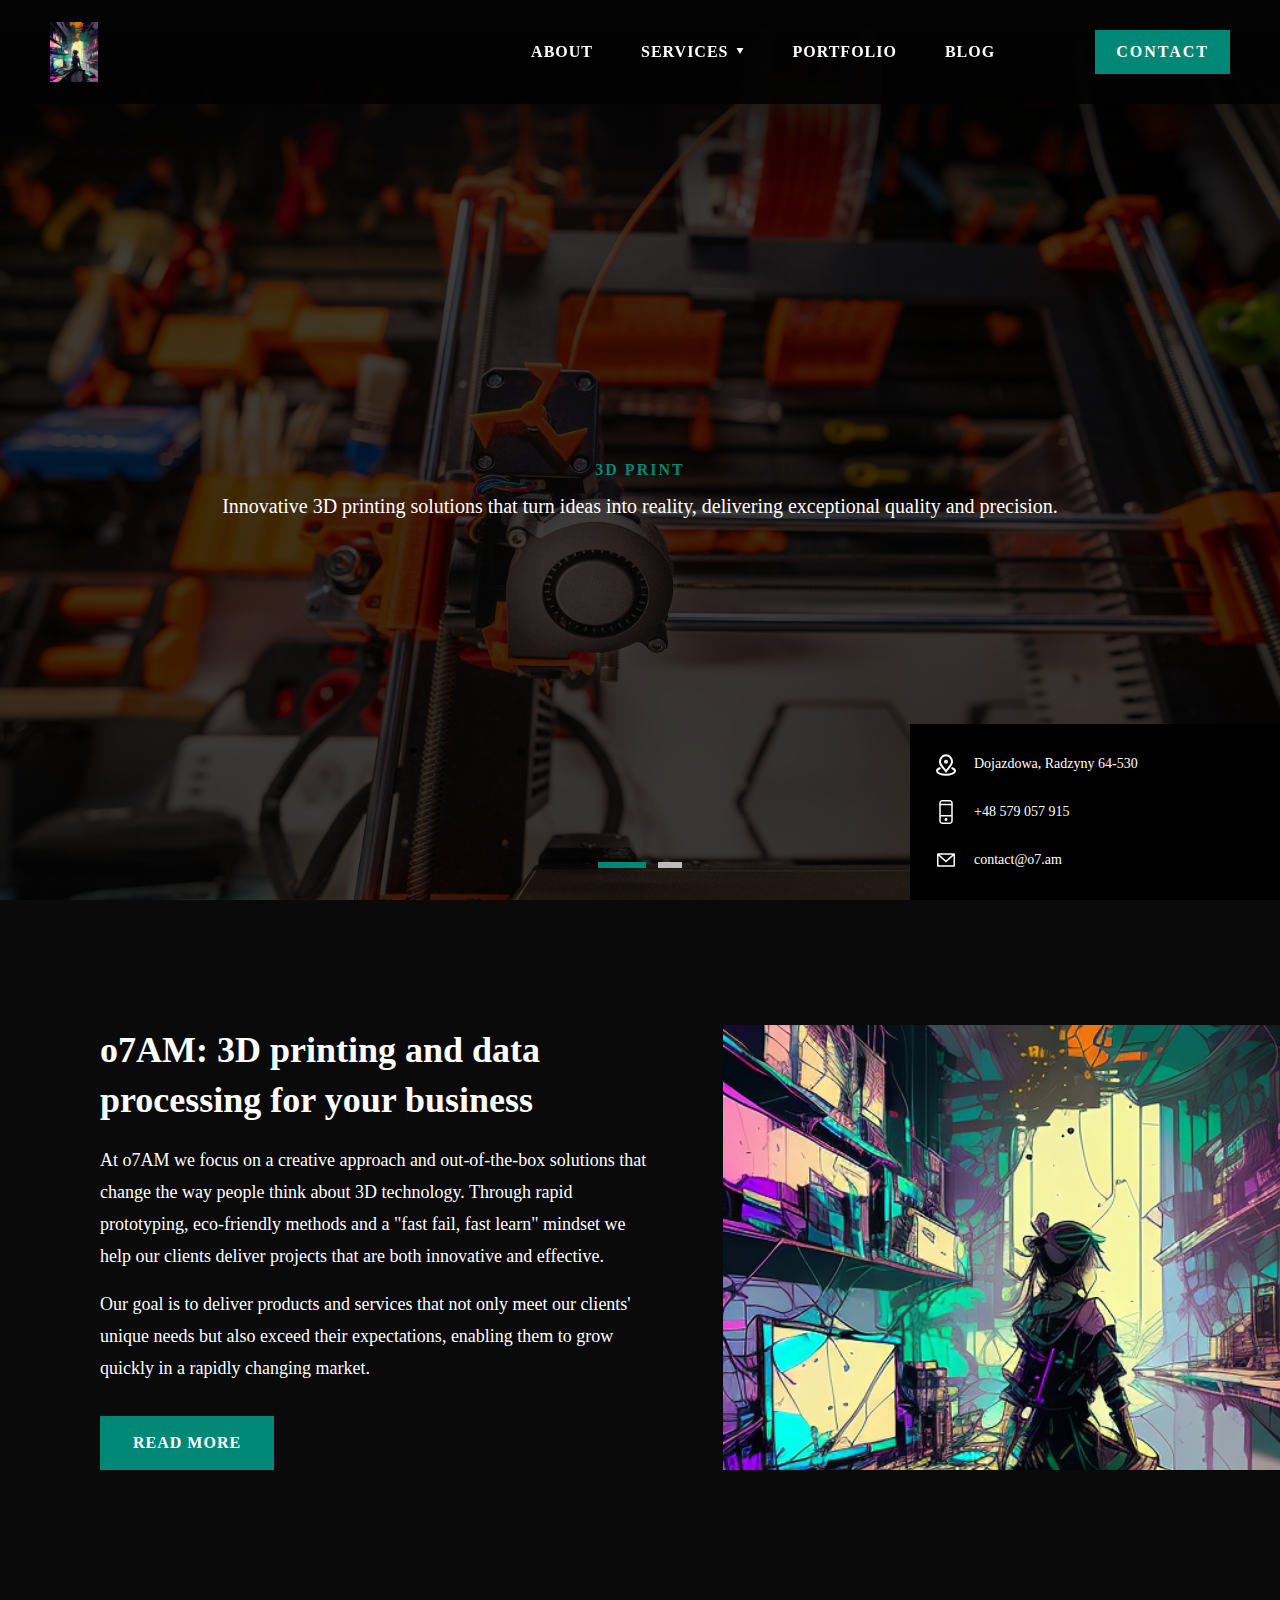
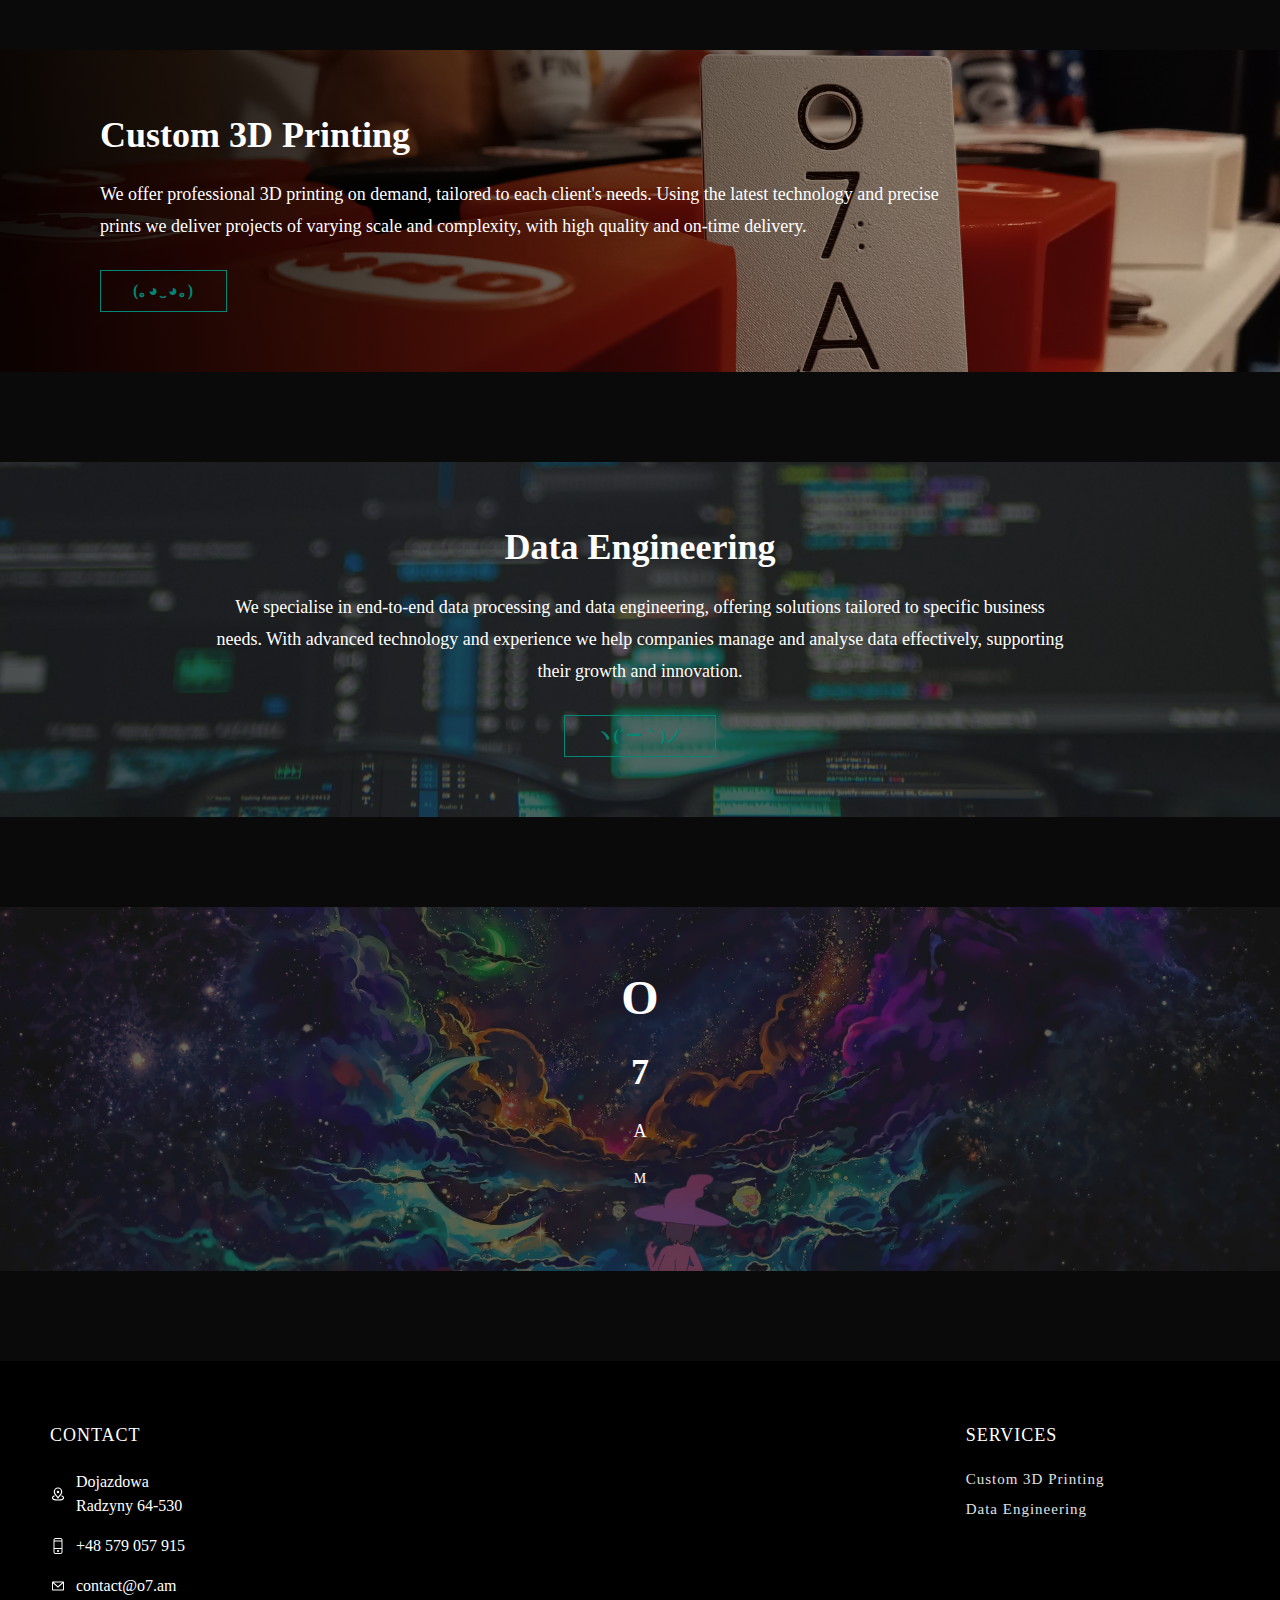
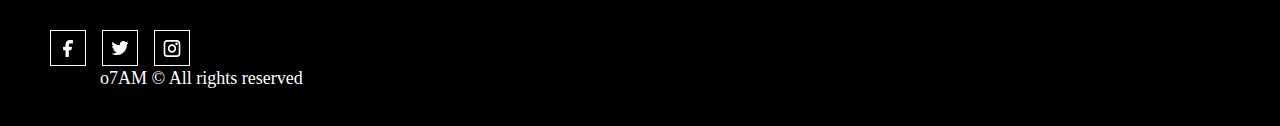
<file: en/index.html>
<html lang="en">
    <head>
        <meta charset="utf-8" />
        <meta content="IE=edge" http-equiv="X-UA-Compatible" />
        <title>o7AM | 3D, Data Engineering &amp; ML for Your Business</title>
        <meta name="description" content="o7AM delivers custom 3D printing, Data Engineering and ML solutions for your business. Based in Radzyń, Greater Poland. Quality, precision and on-time delivery." />
        <meta property="og:title" content="o7AM | 3D, Data Engineering &amp; ML for Your Business" />
        <meta property="og:description" content="o7AM delivers custom 3D printing, Data Engineering and ML solutions for your business. Based in Radzyń, Greater Poland. Quality, precision and on-time delivery." />
        <meta property="og:url" content="https://o7.am/en/" />
        <meta property="og:site_name" content="o7AM">
            <meta name="twitter:card" content="summary_large_image" />
            <meta name="twitter:title" content="o7AM | 3D, Data Engineering &amp; ML for Your Business" />
            <meta name="twitter:description" content="o7AM delivers custom 3D printing, Data Engineering and ML solutions for your business. Based in Radzyń, Greater Poland. Quality, precision and on-time delivery." />
            <meta content="#008776" name="theme-color" />
            <meta content="dark" name="theme" />
            
            <link href="../style.css" rel="stylesheet" />
            <link href="https://code.cdn.mozilla.net/fonts/fira.css" rel="stylesheet" />
        </meta>
        <meta property="og:image" content="https://o7.am/assets/o7am/logo_wide.jpg" />
        <meta name="twitter:image" content="https://o7.am/assets/o7am/logo_wide.jpg" />
        <link rel="canonical" href="https://o7.am/en/" />
        <link rel="alternate" hreflang="pl" href="https://o7.am/" />
        <link rel="alternate" hreflang="en" href="https://o7.am/en/" />
        <link rel="alternate" hreflang="x-default" href="https://o7.am/" />
    <!-- <link rel=stylesheet href=presence/static/presence/dark/css/app.css> -->
    <!-- <link rel=icon type=image/svg+xml href=data:image/svg+xml;char5et=utf-8,%3Csvg xmlns='http://www.w3.org/2000/svg' width='16' height='16'%3E%3Ctext x='0' y='14' font-family='Arial' font-size='16' fill='%23008776'%3Eo%3C/text%3E%3C/svg%3E> -->
    </head>
    <body class=front-page>
        <div class=app-container>
            <header class="header">
                <div class="header__container">
                    <a href="index.html" class="header__logo">
                        <img src="../assets/o7am/alice.png" alt="o7AM logo">
                      </a>
                    <!-- <a class="header__logo" href="index.html">o7AM</a> -->
                    <div class="header__menu ">
                        <ul class="header__menu-list">
                            <li class="header__menu-item">
                                <a href="about.html">About</a>
                            </li>
                            <li class="header__menu-item has-children">
                                <a href="services.html">Services</a>
                                <svg class="chevronmenu" width="8" height="6" viewBox="0 0 8 6" fill="none" xmlns="http://www.w3.org/2000/svg">
                                    <path d="M4 6L0.535899 -6.52533e-07L7.4641 -4.68497e-08L4 6Z" fill="white"></path>
                                </svg>
                                <svg class="chevrondisplay" width="8" height="6" viewBox="0 0 8 6" fill="none" xmlns="http://www.w3.org/2000/svg">
                                    <path d="M4 6L0.535899 -6.52533e-07L7.4641 -4.68497e-08L4 6Z" fill="white"></path>
                                </svg>
                                <ul class="header__submenu">
                                    <li class="header__menu-item">
                                        <a href="services/3d.html">Custom 3D Printing</a>
                                    </li>
                                    <li class="header__menu-item">
                                        <a href="services/de.html">Data Engineering</a>
                                    </li>
                                </ul>
                            </li>
                            <li class="header__menu-item">
                                <a href="portfolio.html">Portfolio</a>
                            </li>
                            <li class="header__menu-item">
                                <a href="blog.html">Blog</a>
                            </li>
                        </ul>
                        <a class="header__button" href="contact.html">Contact</a></div>
                    <div class="header__ham"><div class="header__ham-menubtn"></div></div>
                </div>
            </header>

            <!-- ===== BIG_SLIDER ===== -->
            <section class="main-slider  center">
                <div class="main-slider__arrows">
                    <button aria-label="Previous slide" class="main-slider__arrow prev">
                        <svg width="32" height="25" viewBox="0 0 32 25" fill="none" xmlns="http://www.w3.org/2000/svg">
                            <path d="M1 12.25L12.25 1M1 12.25L12.25 23.5M1 12.25H20.6875M31 12.25H26.3125" stroke="white" stroke-width="2" stroke-linecap="round" stroke-linejoin="round"></path>
                        </svg>
                    </button>
                    <button aria-label="Next slide" class="main-slider__arrow next">
                        <svg width="32" height="25" viewBox="0 0 32 25" fill="none" xmlns="http://www.w3.org/2000/svg">
                            <path d="M1 12.25L12.25 1M1 12.25L12.25 23.5M1 12.25H20.6875M31 12.25H26.3125" stroke="white" stroke-width="2" stroke-linecap="round" stroke-linejoin="round"></path>
                        </svg>
                    </button>
                </div>
                <div class="main-slider__info">
                    <div>
                        <div class="main-slider__info-item address">
                            <svg width="24" height="26" viewBox="0 0 24 26" fill="none" xmlns="http://www.w3.org/2000/svg">
                                <path d="M5.7 16.25C4.03377 16.9382 3 17.8972 3 18.958C3 21.0523 7.02944 22.75 12 22.75C16.9706 22.75 21 21.0523 21 18.958C21 17.8972 19.9662 16.9382 18.3 16.25M12 9.75H12.01M18 9.75C18 14.1523 13.5 16.25 12 19.5C10.5 16.25 6 14.1523 6 9.75C6 6.16015 8.68629 3.25 12 3.25C15.3137 3.25 18 6.16015 18 9.75ZM13 9.75C13 10.3483 12.5523 10.8333 12 10.8333C11.4477 10.8333 11 10.3483 11 9.75C11 9.1517 11.4477 8.66667 12 8.66667C12.5523 8.66667 13 9.1517 13 9.75Z" stroke="white" stroke-width="2" stroke-linecap="round" stroke-linejoin="round"></path>
                            </svg>
                            <p>
                                <span class="street">
                                    <span>Dojazdowa</span>, 
                                </span>
                                <span>Radzyny</span>&nbsp;<span>64-530</span>
                            </p>
                        </div>
                        
                        
                        <a href="tel:+48 123 456 789" class="main-slider__info-item phone">
                            <svg width="24" height="24" viewBox="0 0 24 24" fill="none" xmlns="http://www.w3.org/2000/svg">
                                <path fill-rule="evenodd" clip-rule="evenodd" d="M17.25 3.75H6.75V3C6.75 2.172 7.422 1.5 8.25 1.5H15.75C16.578 1.5 17.25 2.172 17.25 3V3.75ZM6.75 5.25H17.25V15H6.75V5.25ZM17.25 21C17.25 21.828 16.578 22.5 15.75 22.5H8.25C7.422 22.5 6.75 21.828 6.75 21V16.5H17.25V21ZM15.75 0H8.25C6.59325 0 5.25 1.34325 5.25 3V21C5.25 22.6567 6.59325 24 8.25 24H15.75C17.4067 24 18.75 22.6567 18.75 21V3C18.75 1.34325 17.4067 0 15.75 0ZM12 21C12.828 21 13.5 20.328 13.5 19.5C13.5 18.672 12.828 18 12 18C11.172 18 10.5 18.672 10.5 19.5C10.5 20.328 11.172 21 12 21Z" fill="white"></path>
                            </svg>
                            <p>+48 579 057 915</p>
                        </a>
                        
                        
                        <a href="mailto:contact@o7.am" class="main-slider__info-item email">
                            <svg width="24" height="24" viewBox="0 0 24 24" fill="none" xmlns="http://www.w3.org/2000/svg">
                                <path fill-rule="evenodd" clip-rule="evenodd" d="M3.75 5.25L3 6V18L3.75 18.75H20.25L21 18V6L20.25 5.25H3.75ZM4.5 7.6955V17.25H19.5V7.69525L11.9999 14.5136L4.5 7.6955ZM18.3099 6.75H5.68986L11.9999 12.4864L18.3099 6.75Z" fill="white"></path>
                            </svg>
                            <p>contact@o7.am</p>
                        </a>
                        
                    </div>
                </div>
                <div class="main-slider__items" style="transform: translateX(0px);">
                    <div class="">
                        <div data-bg="../assets/index/slider/3d.jpg" class="main-slider__item lazy-background visible" style="background-image: url(&quot;../assets/index/slider/3d.jpg&quot;);">
                        <div class="main-slider__container">
                            <div class="main-slider__content">
                                <span class="sub-header">3D PRINT</span>
                                <h1></h1>
                                <p>Innovative 3D printing solutions that turn ideas into reality, delivering exceptional quality and precision.</p>
                            </div>
                            <div class="main-slider__image">
                                <img loading="lazy" src="../assets/index/slider/3d.jpg" alt="Innovative 3D printing">
                            </div>
                            
                        </div>
                        </div>
                    </div>
                    <div class="">
                        <div data-bg="../assets/index/slider/de.jpg" class="main-slider__item lazy-background visible" style="background-image: url(&quot;../assets/index/slider/de.jpg&quot;);">
                        <div class="main-slider__container">
                            <div class="main-slider__content">
                                <span class="sub-header">IT: DE&ML</span>
                                <h1></h1>
                                <p>ELT/ETL processing, Spark/Flink, Data Lakehouse</p>
                            </div>
                            <div class="main-slider__image">
                                <img loading="lazy" src="../assets/index/slider/de.jpg" alt="Data Engineering and ML">
                            </div>
                            
                        </div>
                        </div>
                    </div>
                </div>
                <div class="main-slider__dots">
            </section>

            <!-- ===== MISSION SECTION ===== -->
            <section class="text-image">
                <div class="text-image__container" wrapper>
                    <div class="text-image__text">
                    <h2>o7AM: 3D printing and data processing for your business</h2>
                    <div class="text-image-text-content">
                        <p>At o7AM we focus on a creative approach and out-of-the-box solutions that change the way people think about 3D technology. Through rapid prototyping, eco-friendly methods and a "fast fail, fast learn" mindset we help our clients deliver projects that are both innovative and effective.
                        </p>
                        <p>
                            Our goal is to deliver products and services that not only meet our clients' unique needs but also exceed their expectations, enabling them to grow quickly in a rapidly changing market.
                        </p>
                    </div>
                    <div class="buttons-container">
                        <a class="button-color" href="about.html">Read more</a>
                    </div>
                    </div>

                    

                    <div class="text-image__image">

                        <!-- ===== OPENHOURS SECTION ===== -->
                        <!-- <div class="text-image__openhours">
                            <div class="text-image__openhours-header">
                                <p>Godziny otwarcia</p>
                            </div>
                            <div class="text-image__openhours-items">
                                <div class="text-image__openhours-item">
                                    <span>Pon - Pt</span>
                                    <p>09:00 - 17:00</p>
                                </div>
                                <div class="text-image__openhours-item">
                                    <span>Sobota</span>
                                    <p>Zamknięte</p>
                                </div>
                                <div class="text-image__openhours-item">
                                    <span>Niedziela</span>
                                    <p>Zamknięte</p>
                                </div>
                            </div>
                        </div> -->

                        <img loading="lazy" src="../assets/o7am/alice.png" alt="o7AM: 3D, Data Engineering and ML for your business">
                    </div>
                </div>
            </section>

            <!-- ===== 3D_SERVICE_IMAGE_BRAKE ===== -->
            <section class="cta-block left"   style="position: relative; pointer-events: auto;" >
                <div class="cta-block__image lazy-background visible"      data-bg="../assets/o7am/logo_wide.jpg" style="background-image: url(&quot;../assets/o7am/logo_wide.jpg&quot;);">
                </div>
                <div class="cta-block__container">
                    <div class="cta-block__text">
                        <h2>Custom 3D Printing</h2>
                        <p>We offer professional 3D printing on demand, tailored to each client's needs. Using the latest technology and precise prints we deliver projects of varying scale and complexity, with high quality and on-time delivery.</p>
                        <a class="button-border" href="services/3d.html">(｡◕‿◕｡)</a>
                    </div>
                </div>
            </section>

            <!-- ===== DE_SERVICE_IMAGE_BRAKE ===== -->
            <section class=cta-block imageonright>
                <div class=cta-block__image lazy-background data-bg="../assets/services/DE/cover.jpg"></div>
                <div class="cta-block__image lazy-background visible" data-bg="../assets/services/DE/cover.jpg" style="background-image: url(&quot;../assets/services/DE/cover.jpg&quot;);"></div>
                <div class=cta-block__container>
                    <div class=cta-block__text>
                        <h2>Data Engineering</h2>
                        <p>We specialise in end-to-end data processing and data engineering, offering solutions tailored to specific business needs. With advanced technology and experience we help companies manage and analyse data effectively, supporting their growth and innovation.</p>
                        <a class="button-border" href="services/de.html">ヽ(´ー｀)ノ</a>
                    </div>
                </div>
            </section>


            <!-- ===== WONDERLAND_BRAKE ===== -->
            <section class=cta-block imageonright>
                <div class=cta-block__image lazy-background data-bg="../assets/o7am/clancy.jpg"></div>
                <div class="cta-block__image lazy-background visible" data-bg="../assets/o7am/clancy.jpg" style="background-image: url(&quot;../assets/o7am/clancy.jpg&quot;);"></div>
                <div class=cta-block__container>
                    <div class=cta-block__text>
                        <h1>o</h1>
                        <h2>7</h2>
                        <p>A</p>
                        <p style="font-size:14px; ">M</p>
                    </div>
                </div>
            </section>

            <!-- ===== IMAGE_BRAKE ===== -->
            <!-- <section class="cta-block imageonright" style="position: relative; pointer-events: auto;" >
                <div class=cta-block__image lazy-background data-bg="../assets/o7am/clancy.jpg"></div>
                <div class="cta-block__image lazy-background visible" data-bg="../assets/o7am/clancy.jpg" style="background-image: url(&quot;../assets/o7am/clancy.jpg&quot;);"></div>
                <div class=cta-block__container>
                    <div class=cta-block__text>
                        <h2></h2>
                        <p></p>
                    </div>
                </div>
            </section> -->

            <!-- ===== BLOG_LIST ===== -->
            <!-- <section class="front-blog" nd>
                <div class="front-blog__container">
                    <div class="front-blog__header">
                        <div class="front-blog__header-text">
                            <h2>Poznaj nasze innowacyjne rozwi&aogon;zania 3D</h2>
                        </div>
                    </div>
                    <div class="front-blog__items">
                        <a class="front-blog__item" href="blogs/blog1.html">
                            <div class="front-blog__item-image"><img loading="lazy" src="../assets/blogs/entry1.webp" alt="o7AM – Innovative 3D Printing Solutions"></div>
                            <div class="front-blog__item-text">
                                <p class="title">Optymalizacja ustawie&nacute; drukarki 3D dla lepszych rezultat&oacute;w</p>
                                <span class="read-more">Czytaj wi&eogon;cej</span>
                            </div>
                            <span class="date"><span class="date__number">25 sty</span></span>
                        </a>
                        <a class="front-blog__item" href="blogs/blog1.html">
                            <div class="front-blog__item-image"><img loading="lazy" src="../assets/blogs/entry1.webp" alt="o7AM – Innovative 3D Printing Solutions"></div>
                            <div class="front-blog__item-text">
                                <p class="title">3d printing w architekturze: nowe mo&zdot;liwo&sacute;ci i wyzwania</p>
                                <span class="read-more">Czytaj wi&eogon;cej</span>
                            </div>
                            <span class="date"><span class="date__number">25 sty</span></span>
                        </a>
                    </div>
                    <a class="button-color" href="blog.html">Zobacz wszystkie wpisy</a>
                </div>
            </section> -->


            <footer class="footer">
                <div class="footer__container">

                    <div class="footer__contact" style="position: relative; pointer-events: none;" >
                        <p class="title-menu">
                            <span>Contact</span>
                        </p>
                        <a target="_blank" href="" class="footer__contact-item address">
                            <svg width="24" height="26" viewBox="0 0 24 26" fill="none" xmlns="http://www.w3.org/2000/svg">
                                <path d="M5.7 16.25C4.03377 16.9382 3 17.8972 3 18.958C3 21.0523 7.02944 22.75 12 22.75C16.9706 22.75 21 21.0523 21 18.958C21 17.8972 19.9662 16.9382 18.3 16.25M12 9.75H12.01M18 9.75C18 14.1523 13.5 16.25 12 19.5C10.5 16.25 6 14.1523 6 9.75C6 6.16015 8.68629 3.25 12 3.25C15.3137 3.25 18 6.16015 18 9.75ZM13 9.75C13 10.3483 12.5523 10.8333 12 10.8333C11.4477 10.8333 11 10.3483 11 9.75C11 9.1517 11.4477 8.66667 12 8.66667C12.5523 8.66667 13 9.1517 13 9.75Z" stroke="white" stroke-width="2" stroke-linecap="round" stroke-linejoin="round"></path>
                            </svg>
                            <p>
                                <span>Dojazdowa</span>
                                <br>
                                <span>Radzyny</span>
                                <span class="street">
                                    <span>64-530</span>
                                </span>
                            </p>
                        </a>
                        <a href="tel:+48 579 057 915" class="footer__contact-item phone">
                            <svg width="24" height="24" viewBox="0 0 24 24" fill="none" xmlns="http://www.w3.org/2000/svg">
                                <path fill-rule="evenodd" clip-rule="evenodd" d="M17.25 3.75H6.75V3C6.75 2.172 7.422 1.5 8.25 1.5H15.75C16.578 1.5 17.25 2.172 17.25 3V3.75ZM6.75 5.25H17.25V15H6.75V5.25ZM17.25 21C17.25 21.828 16.578 22.5 15.75 22.5H8.25C7.422 22.5 6.75 21.828 6.75 21V16.5H17.25V21ZM15.75 0H8.25C6.59325 0 5.25 1.34325 5.25 3V21C5.25 22.6567 6.59325 24 8.25 24H15.75C17.4067 24 18.75 22.6567 18.75 21V3C18.75 1.34325 17.4067 0 15.75 0ZM12 21C12.828 21 13.5 20.328 13.5 19.5C13.5 18.672 12.828 18 12 18C11.172 18 10.5 18.672 10.5 19.5C10.5 20.328 11.172 21 12 21Z" fill="white"></path>
                            </svg>
                            <p>+48 579 057 915</p>
                        </a>
                        <a href="mailto:contact@o7.am" class="footer__contact-item email">
                            <svg width="24" height="24" viewBox="0 0 24 24" fill="none" xmlns="http://www.w3.org/2000/svg">
                                <path fill-rule="evenodd" clip-rule="evenodd" d="M3.75 5.25L3 6V18L3.75 18.75H20.25L21 18V6L20.25 5.25H3.75ZM4.5 7.6955V17.25H19.5V7.69525L11.9999 14.5136L4.5 7.6955ZM18.3099 6.75H5.68986L11.9999 12.4864L18.3099 6.75Z" fill="white"></path>
                            </svg>
                            <p>contact@o7.am</p>
                        </a>
                        
                        <div class="footer__socials">
                            <a aria-label="Facebook" target="_blank" href="https://facebook.com" class="footer__socials-item">
                                <svg width="10" height="18" viewBox="0 0 10 18" fill="none" xmlns="http://www.w3.org/2000/svg">
                                    <path d="M6.66667 4.38775H9.16667C9.38768 4.38775 9.59964 4.29816 9.75592 4.13869C9.9122 3.97922 10 3.76293 10 3.53741V1.83673C10 1.61121 9.9122 1.39492 9.75592 1.23545C9.59964 1.07598 9.38768 0.986389 9.16667 0.986389H6.66667C5.5616 0.986389 4.50179 1.43433 3.72039 2.23168C2.93899 3.02903 2.5 4.11047 2.5 5.23809V7.78911H0.833333C0.61232 7.78911 0.400358 7.8787 0.244078 8.03817C0.0877975 8.19764 0 8.41393 0 8.63945V10.3401C0 10.5657 0.0877975 10.7819 0.244078 10.9414C0.400358 11.1009 0.61232 11.1905 0.833333 11.1905H2.5V17.1429C2.5 17.3684 2.5878 17.5847 2.74408 17.7441C2.90036 17.9036 3.11232 17.9932 3.33333 17.9932H5C5.22101 17.9932 5.43297 17.9036 5.58926 17.7441C5.74554 17.5847 5.83333 17.3684 5.83333 17.1429V11.1905H7.68333C7.8737 11.1961 8.06021 11.1351 8.21184 11.0175C8.36346 10.8999 8.47104 10.7329 8.51667 10.5442L8.93333 8.84353C8.96424 8.7162 8.96586 8.58331 8.93807 8.45524C8.91027 8.32716 8.85382 8.20739 8.77312 8.10528C8.69242 8.00317 8.58967 7.9215 8.4729 7.86665C8.35612 7.8118 8.2285 7.78526 8.1 7.78911H5.83333V5.23809C5.83333 5.01257 5.92113 4.79628 6.07741 4.63681C6.23369 4.47734 6.44565 4.38775 6.66667 4.38775Z" fill="white"></path>
                                </svg>
                            </a>
                            <a aria-label="X" target="_blank" href="https://x.com" class="footer__socials-item">
                                <svg width="20" height="21" viewBox="0 0 20 21" fill="none" xmlns="http://www.w3.org/2000/svg">
                                    <path fill-rule="evenodd" clip-rule="evenodd" d="M6.29 18.6529C13.837 18.6529 17.965 12.3708 17.965 6.92365C17.965 6.74482 17.965 6.56734 17.953 6.39052C18.756 5.80783 19.449 5.08435 20 4.25653C19.252 4.59008 18.457 4.80881 17.644 4.90525C18.5 4.38987 19.141 3.58019 19.448 2.62478C18.642 3.10499 17.761 3.44391 16.842 3.62575C15.288 1.96609 12.689 1.88568 11.036 3.44688C9.971 4.45353 9.518 5.95442 9.849 7.38602C6.55 7.21925 3.476 5.65406 1.392 3.07918C0.303 4.96286 0.86 7.37173 2.663 8.58131C2.01 8.56222 1.371 8.38559 0.8 8.06613V8.11844C0.801 10.0805 2.178 11.7699 4.092 12.1587C3.488 12.3245 2.854 12.3485 2.24 12.229C2.777 13.9087 4.318 15.0592 6.073 15.0924C4.62 16.2397 2.825 16.8627 0.977 16.8607C0.651 16.8597 0.325 16.8406 0 16.8014C1.877 18.011 4.06 18.6529 6.29 18.6499" fill="white"></path>
                                </svg>
                            </a>
                            <a aria-label="Instagram" target="_blank" href="https://instagram.com" class="footer__socials-item">
                                <svg width="18" height="18" viewBox="0 0 18 18" fill="none" xmlns="http://www.w3.org/2000/svg">
                                    <path fill-rule="evenodd" clip-rule="evenodd" d="M0.666748 4.38775C0.666748 2.50923 2.15913 0.986389 4.00008 0.986389H14.0001C15.841 0.986389 17.3334 2.50923 17.3334 4.38775V14.5918C17.3334 16.4703 15.841 17.9932 14.0001 17.9932H4.00008C2.15913 17.9932 0.666748 16.4703 0.666748 14.5918V4.38775ZM4.00008 2.68707C3.07961 2.68707 2.33341 3.44849 2.33341 4.38775V14.5918C2.33341 15.5311 3.07961 16.2925 4.00008 16.2925H14.0001C14.9206 16.2925 15.6667 15.5311 15.6667 14.5918V4.38775C15.6667 3.44849 14.9206 2.68707 14.0001 2.68707H4.00008ZM9.00008 6.93877C7.61933 6.93877 6.50008 8.08086 6.50008 9.48979C6.50008 10.8987 7.61933 12.0408 9.00008 12.0408C10.3808 12.0408 11.5001 10.8987 11.5001 9.48979C11.5001 8.08086 10.3808 6.93877 9.00008 6.93877ZM4.83341 9.48979C4.83341 7.14164 6.6989 5.23809 9.00008 5.23809C11.3012 5.23809 13.1667 7.14164 13.1667 9.48979C13.1667 11.8379 11.3012 13.7415 9.00008 13.7415C6.6989 13.7415 4.83341 11.8379 4.83341 9.48979ZM13.5834 6.08843C14.2737 6.08843 14.8334 5.51737 14.8334 4.81292C14.8334 4.10847 14.2737 3.53741 13.5834 3.53741C12.8931 3.53741 12.3334 4.10847 12.3334 4.81292C12.3334 5.51737 12.8931 6.08843 13.5834 6.08843Z" fill="white"></path>
                                </svg>
                            </a>
                        </div>    
                    </div>

                    <div class="footer__menu">
                        <p class="title-menu">Services</p>
                        <ul class="footer__menu-list">
                            <li><a href="services/3d.html">Custom 3D Printing</a></li>
                            <li><a href="services/de.html">Data Engineering</a></li>
                        </ul>
                    </div>
                    <div class="footer__copyrights">
                        <p class="footer__copyrights-container">o7AM &copy; All rights reserved</p>
                    </div>
                </div>
            </footer>
        </div>
    </body>
</html>
<script src="../app.js" type="text/javascript"></script>
</file>
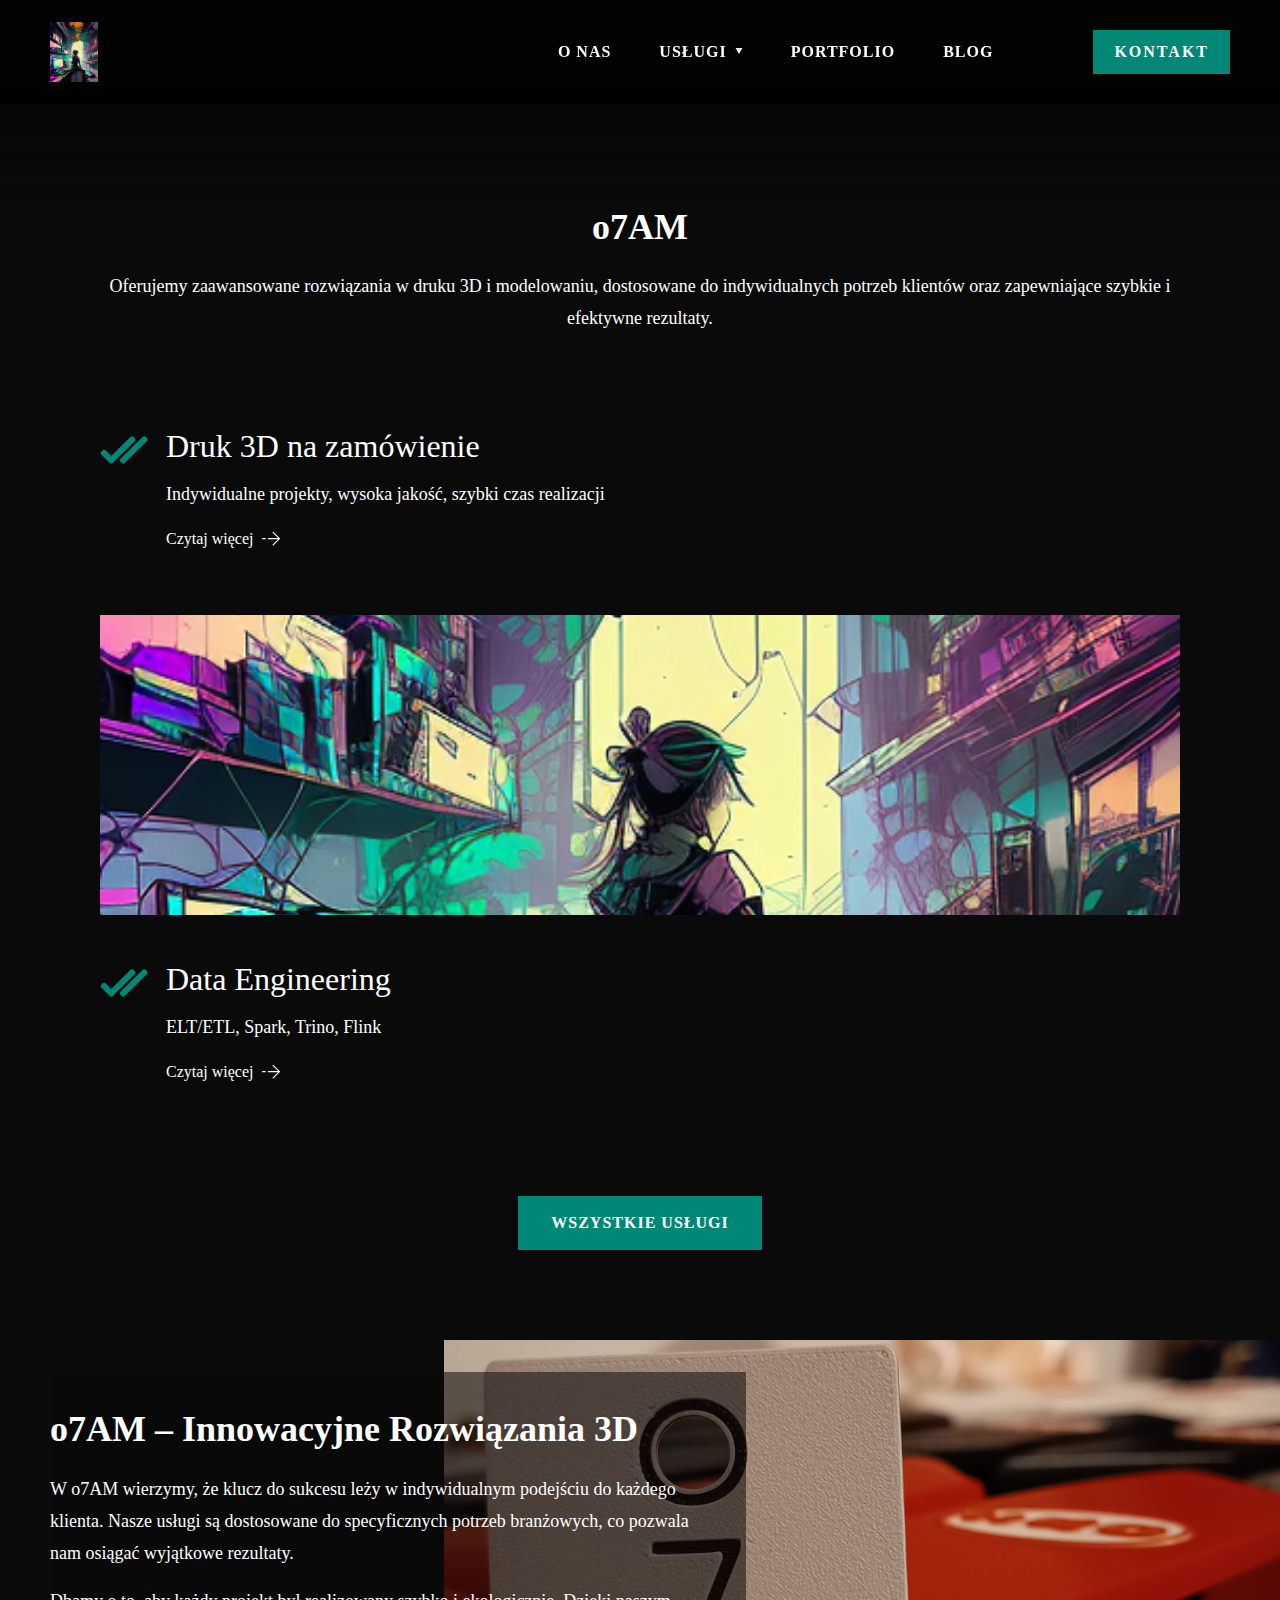
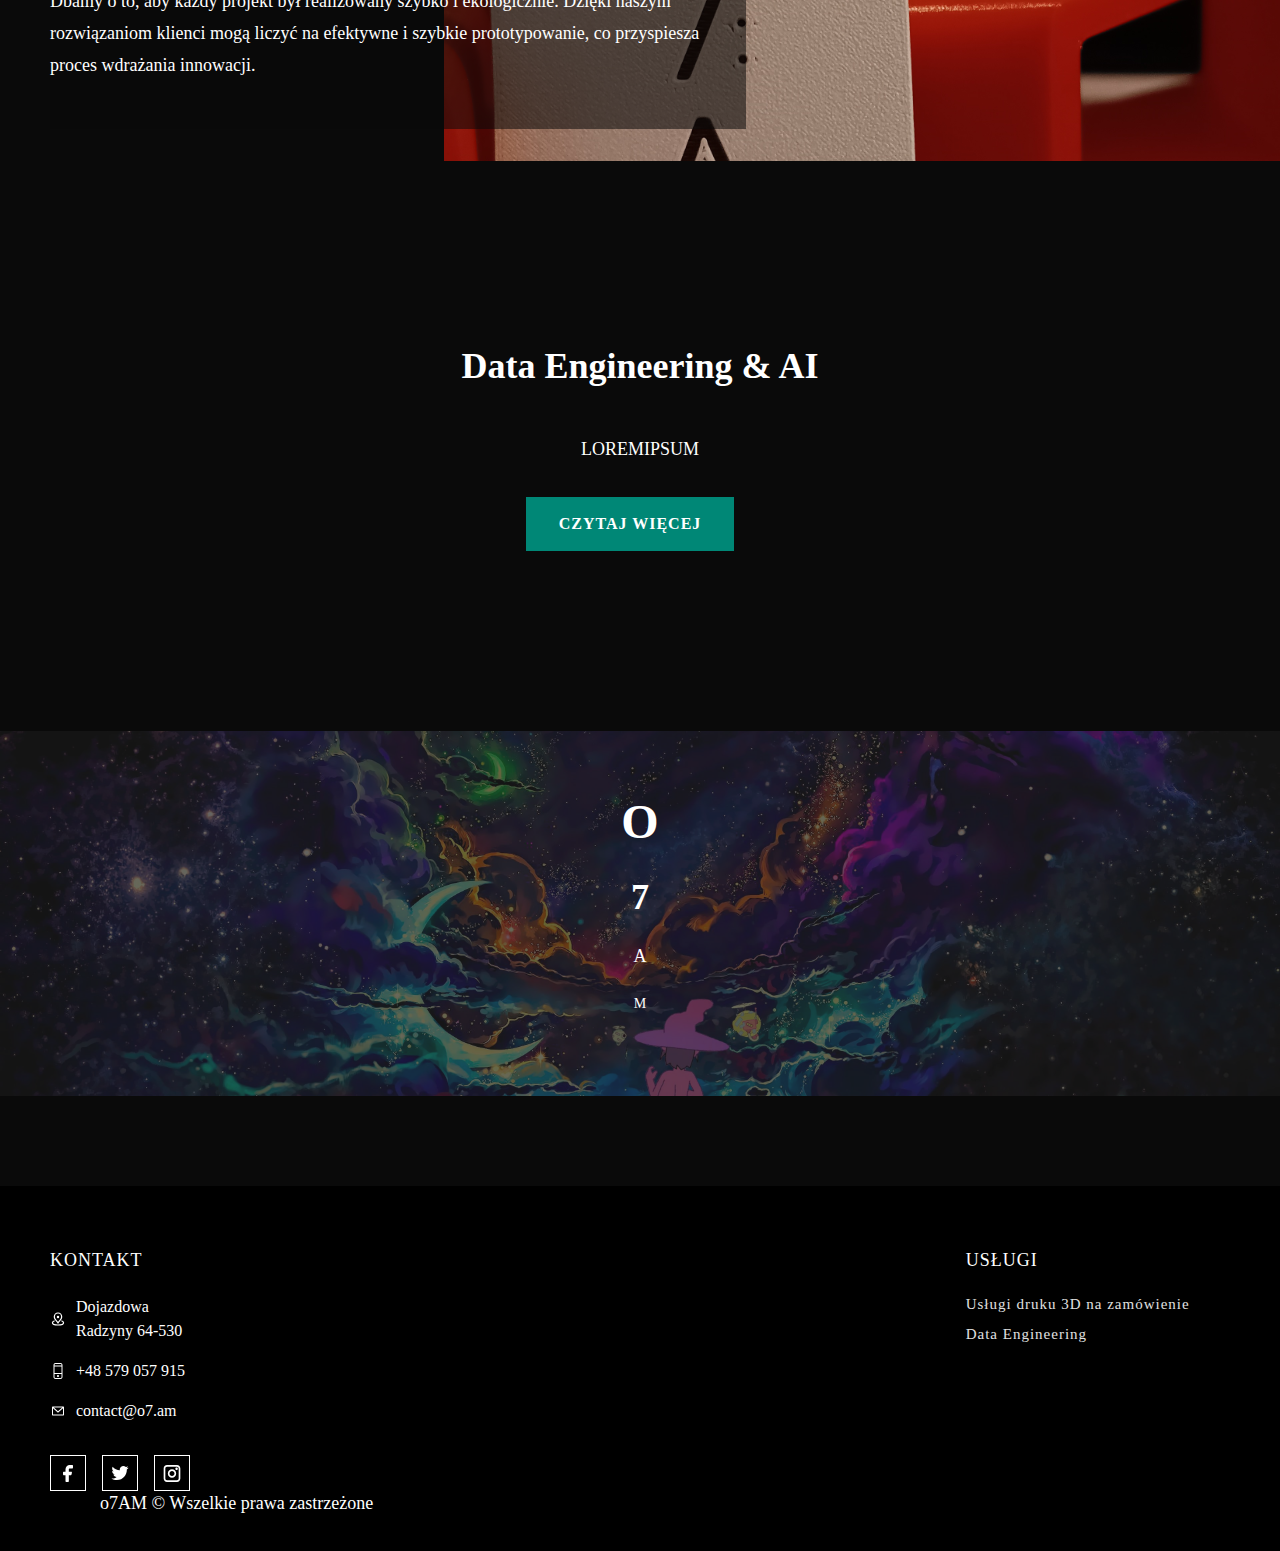
<file: about.html>
<html lang=pl>
    <head>
        <meta charset="utf-8" />
        <meta content="IE=edge" http-equiv="X-UA-Compatible" />
        <title>o7AM | Innowacje w technologii 3D dla Twojego biznesu</title>
        <meta name="description" content="o7AM" />
        <meta property="og:title" content="o7AM" />
        <meta property="og:description" content="o7AM" />
        <meta property="og:url" content="https://o7.am/" />
        <meta property="og:site_name" content="o7AM">
            <meta name="twitter:card" content="summary_large_image" />
            <meta name="twitter:title" content="o7AM" />
            <meta name="twitter:description" content="o7AM" />
            <meta content="#008776" name="theme-color" />
            <meta content="dark" name="theme" />
            
            <link href="style.css" rel="stylesheet" />
            <link href="https://code.cdn.mozilla.net/fonts/fira.css" rel="stylesheet" />
        </meta>
    <!-- <meta property=og:image content=static/img/cpx/3d printing-12198527-hi_res.webp /> -->
    <!-- <meta name=twitter:image content=static/img/cpx/3d printing-12198527-hi_res.webp> -->
    <!-- <link rel=stylesheet href=presence/static/presence/dark/css/app.css> -->
    <!-- <link rel=icon type=image/svg+xml href=data:image/svg+xml;char5et=utf-8,%3Csvg xmlns='http://www.w3.org/2000/svg' width='16' height='16'%3E%3Ctext x='0' y='14' font-family='Arial' font-size='16' fill='%23008776'%3Eo%3C/text%3E%3C/svg%3E> -->
    </head>
    <body class=single-page>
        <div class=app-container>
            <header class="header">
                <div class="header__container">
                    <a href="index.html" class="header__logo">
                        <img src="assets/o7am/alice.png" alt="Logo o7AM">
                      </a>
                    <!-- <a class="header__logo" href="index.html">o7AM</a> -->
                    <div class="header__menu ">
                        <ul class="header__menu-list">
                            <li class="header__menu-item">
                                <a href="about.html">O nas</a>
                            </li>
                            <li class="header__menu-item has-children">
                                <a href="services.html">Us&lstrok;ugi</a>
                                <svg class="chevronmenu" width="8" height="6" viewBox="0 0 8 6" fill="none" xmlns="http://www.w3.org/2000/svg">
                                    <path d="M4 6L0.535899 -6.52533e-07L7.4641 -4.68497e-08L4 6Z" fill="white"></path>
                                </svg>
                                <svg class="chevrondisplay" width="8" height="6" viewBox="0 0 8 6" fill="none" xmlns="http://www.w3.org/2000/svg">
                                    <path d="M4 6L0.535899 -6.52533e-07L7.4641 -4.68497e-08L4 6Z" fill="white"></path>
                                </svg>
                                <ul class="header__submenu">
                                    <li class="header__menu-item">
                                        <a href="services/3d.html">Druk 3d na zam&oacute;wienie</a>
                                    </li>
                                    <li class="header__menu-item">
                                        <a href="services/de.html">Data Engineering</a>
                                    </li>
                                </ul>
                            </li>
                            <li class="header__menu-item">
                                <a href="portfolio.html">Portfolio</a>
                            </li>
                            <li class="header__menu-item">
                                <a href="blog.html">Blog</a>
                            </li>
                        </ul>
                        <a class="header__button" href="contact.html">Kontakt</a></div>
                    <div class="header__ham"><div class="header__ham-menubtn"></div></div>
                </div>
            </header>

            <!-- ===== SERVICES_ALICE_MIDDLE ===== -->
            <section class="text-image-icons">
                <div class="text-image-icons__container">
                    <div class="text-image-icons__header">
                        <h2>o7AM</h2>
                        <p>Oferujemy zaawansowane rozwi&aogon;zania w druku 3D i modelowaniu, dostosowane do indywidualnych potrzeb klient&oacute;w oraz zapewniaj&aogon;ce szybkie i efektywne rezultaty.</p>
                    </div>

                    <div class="text-image-icons__content">
                        <div class="text-image-icons__items ">
                            <div class="text-image-icons__item">
                                <svg class="checkmark" width="49" height="48" viewBox="0 0 49 48" fill="none" xmlns="http://www.w3.org/2000/svg">
                                    <path d="M47.0512 16.0357C47.8424 15.2548 47.8426 13.9885 47.0518 13.2073L45.6197 11.7928C44.8289 11.0115 43.5462 11.0113 42.755 11.7921L20.4308 33.8244C19.6397 34.6054 19.6394 35.8718 20.4302 36.653L21.8623 38.0674C22.6531 38.8486 23.9358 38.849 24.727 38.068L47.0512 16.0357Z" fill="#E07100"></path>
                                    <path d="M34.8985 16.0353C35.6895 15.2543 35.6895 13.988 34.8985 13.2069L33.4661 11.7927C32.6751 11.0116 31.3925 11.0116 30.6015 11.7927L11.2329 30.9162L5.60636 25.3608C4.81531 24.5798 3.53275 24.5798 2.7417 25.3608L1.30936 26.775C0.518299 27.5562 0.518301 28.8224 1.30936 29.6036L9.80058 37.9874C10.5916 38.7684 11.8742 38.7684 12.6652 37.9874L34.8985 16.0353Z" fill="#E07100"></path>
                                </svg>
                                <p class="title">Druk 3D na zamówienie</p>
                                <p>Indywidualne projekty, wysoka jakość, szybki czas realizacji</p>
                                <a href="services/3d.html">
                                    <span>Czytaj więcej</span>
                                    <svg width="32" height="25" viewBox="0 0 32 25" fill="none" xmlns="http://www.w3.org/2000/svg">
                                        <path d="M1 12.25L12.25 1M1 12.25L12.25 23.5M1 12.25H20.6875M31 12.25H26.3125" stroke="white" stroke-width="2" stroke-linecap="round" stroke-linejoin="round"></path>
                                    </svg>
                                </a>
                            </div>
                        </div>
                        
                        
                        <div class="text-image-icons__image">
                            <img loading="lazy" src="assets/o7am/alice.png" alt="o7AM">
                        </div>
                        
                        
                        <div class="text-image-icons__items nd">
                            <div class="text-image-icons__item">
                                <svg class="checkmark" width="49" height="48" viewBox="0 0 49 48" fill="none" xmlns="http://www.w3.org/2000/svg">
                                    <path d="M47.0512 16.0357C47.8424 15.2548 47.8426 13.9885 47.0518 13.2073L45.6197 11.7928C44.8289 11.0115 43.5462 11.0113 42.755 11.7921L20.4308 33.8244C19.6397 34.6054 19.6394 35.8718 20.4302 36.653L21.8623 38.0674C22.6531 38.8486 23.9358 38.849 24.727 38.068L47.0512 16.0357Z" fill="#E07100"></path>
                                    <path d="M34.8985 16.0353C35.6895 15.2543 35.6895 13.988 34.8985 13.2069L33.4661 11.7927C32.6751 11.0116 31.3925 11.0116 30.6015 11.7927L11.2329 30.9162L5.60636 25.3608C4.81531 24.5798 3.53275 24.5798 2.7417 25.3608L1.30936 26.775C0.518299 27.5562 0.518301 28.8224 1.30936 29.6036L9.80058 37.9874C10.5916 38.7684 11.8742 38.7684 12.6652 37.9874L34.8985 16.0353Z" fill="#E07100"></path>
                                </svg>
                                <p class="title">Data Engineering</p>
                                <p>ELT/ETL, Spark, Trino, Flink</p>

                                <a href="services/service1.html">
                                    <span>Czytaj więcej</span>
                                    <svg width="32" height="25" viewBox="0 0 32 25" fill="none" xmlns="http://www.w3.org/2000/svg">
                                        <path d="M1 12.25L12.25 1M1 12.25L12.25 23.5M1 12.25H20.6875M31 12.25H26.3125" stroke="white" stroke-width="2" stroke-linecap="round" stroke-linejoin="round"></path>
                                    </svg>
                                </a>
                            </div>
                            <!-- <div class="text-image-icons__item">
                                <svg class="checkmark" width="49" height="48" viewBox="0 0 49 48" fill="none" xmlns="http://www.w3.org/2000/svg">
                                    <path d="M47.0512 16.0357C47.8424 15.2548 47.8426 13.9885 47.0518 13.2073L45.6197 11.7928C44.8289 11.0115 43.5462 11.0113 42.755 11.7921L20.4308 33.8244C19.6397 34.6054 19.6394 35.8718 20.4302 36.653L21.8623 38.0674C22.6531 38.8486 23.9358 38.849 24.727 38.068L47.0512 16.0357Z" fill="#E07100"></path>
                                    <path d="M34.8985 16.0353C35.6895 15.2543 35.6895 13.988 34.8985 13.2069L33.4661 11.7927C32.6751 11.0116 31.3925 11.0116 30.6015 11.7927L11.2329 30.9162L5.60636 25.3608C4.81531 24.5798 3.53275 24.5798 2.7417 25.3608L1.30936 26.775C0.518299 27.5562 0.518301 28.8224 1.30936 29.6036L9.80058 37.9874C10.5916 38.7684 11.8742 38.7684 12.6652 37.9874L34.8985 16.0353Z" fill="#E07100"></path>
                                </svg>
                                <p class="title">Analiza danych i optymalizacja procesów druku 3D</p>
                                <p>Poprawa efektywności i jakości procesów druku 3D</p>
                                <a href="services/service1.html">
                                    <span>Czytaj więcej</span>
                                    <svg width="32" height="25" viewBox="0 0 32 25" fill="none" xmlns="http://www.w3.org/2000/svg">
                                        <path d="M1 12.25L12.25 1M1 12.25L12.25 23.5M1 12.25H20.6875M31 12.25H26.3125" stroke="white" stroke-width="2" stroke-linecap="round" stroke-linejoin="round"></path>
                                    </svg>
                                </a>
                            </div> -->
                        </div>
                    </div>
                
                    <script>
                        const itemElements = document.querySelectorAll('.text-image-icons__item');
                        const targetElement = document.querySelector('.text-image-icons__items.nd');
                        const elementsToMoveCount = Math.ceil(itemElements.length / 2);
                        const elementsToMove = Array.from(itemElements).slice(-elementsToMoveCount);
                        elementsToMove.forEach(element => {
                            targetElement.appendChild(element);
                        });
                    </script>
                
                    <a class="button-color" href="services.html">
                        Wszystkie us&lstrok;ugi
                    </a>
                </div>
            </section>


            <!-- ===== ABOUT_PART ===== -->
            <section class="text-image" style="position: relative; pointer-events: auto;" >
                <div class="text-image__container textintoimage ">
                    <div class=text-image__text>
                        <h2>o7AM – Innowacyjne Rozwiązania 3D</h2>
                        <div class=text-image__text-content>
                            <p>W o7AM wierzymy, że klucz do sukcesu leży w indywidualnym podejściu do każdego klienta. Nasze usługi są dostosowane do specyficznych potrzeb branżowych, co pozwala nam osiągać wyjątkowe rezultaty.</p>
                            <p>Dbamy o to, aby każdy projekt był realizowany szybko i ekologicznie. Dzięki naszym rozwiązaniom klienci mogą liczyć na efektywne i szybkie prototypowanie, co przyspiesza proces wdrażania innowacji.</p>
                        </div>
                    </div>
                    <div class=text-image__image>
                        <img loading="lazy" src="assets/o7am/logo_tall.jpg" alt="o7AM: 3D_DE_ML dla Twojego biznesu">
                    </div>
                </div>
            </section>

            <!-- ===== TEXT_ALL_CENTER ===== -->
            <section class="text-image" noopenhours>
                <div class="text-image__container textonly  ">
                    <div class="text-image__text">
                        <h2>
                            Data Engineering & AI
                        </h2>
                        <div class="text-image-text-content">
                            <p>LOREMIPSUM</p>
                        </div>
                        <div class="buttons-container">
                            <a class="button-color" href="services.html">Czytaj wi&eogon;cej</a>
                        </div>
                    </div>
                </div>
            </section>


            <!-- ===== WONDERLAND_BRAKE ===== -->
            <section class=cta-block imageonright>
                <div class=cta-block__image lazy-background data-bg=assets/o7am/clancy.jpg></div>
                <div class="cta-block__image lazy-background visible" data-bg="assets/o7am/clancy.jpg" style="background-image: url(&quot;assets/o7am/clancy.jpg&quot;);"></div>
                <div class=cta-block__container>
                    <div class=cta-block__text>
                        <h1>o</h1>
                        <h2>7</h2>
                        <p>A</p>
                        <p style="font-size:14px; ">M</p>
                    </div>
                </div>
            </section>


            <footer class="footer">
                <div class="footer__container">

                    <div class="footer__contact" style="position: relative; pointer-events: none;" >
                        <p class="title-menu">
                            <span>Kontakt</span>
                        </p>
                        <a target="_blank" href="" class="footer__contact-item address">
                            <svg width="24" height="26" viewBox="0 0 24 26" fill="none" xmlns="http://www.w3.org/2000/svg">
                                <path d="M5.7 16.25C4.03377 16.9382 3 17.8972 3 18.958C3 21.0523 7.02944 22.75 12 22.75C16.9706 22.75 21 21.0523 21 18.958C21 17.8972 19.9662 16.9382 18.3 16.25M12 9.75H12.01M18 9.75C18 14.1523 13.5 16.25 12 19.5C10.5 16.25 6 14.1523 6 9.75C6 6.16015 8.68629 3.25 12 3.25C15.3137 3.25 18 6.16015 18 9.75ZM13 9.75C13 10.3483 12.5523 10.8333 12 10.8333C11.4477 10.8333 11 10.3483 11 9.75C11 9.1517 11.4477 8.66667 12 8.66667C12.5523 8.66667 13 9.1517 13 9.75Z" stroke="white" stroke-width="2" stroke-linecap="round" stroke-linejoin="round"></path>
                            </svg>
                            <p>
                                <span>Dojazdowa</span>
                                <br>
                                <span>Radzyny</span>
                                <span class="street">
                                    <span>64-530</span>
                                </span>
                            </p>
                        </a>
                        <a href="tel:+48 579 057 915" class="footer__contact-item phone">
                            <svg width="24" height="24" viewBox="0 0 24 24" fill="none" xmlns="http://www.w3.org/2000/svg">
                                <path fill-rule="evenodd" clip-rule="evenodd" d="M17.25 3.75H6.75V3C6.75 2.172 7.422 1.5 8.25 1.5H15.75C16.578 1.5 17.25 2.172 17.25 3V3.75ZM6.75 5.25H17.25V15H6.75V5.25ZM17.25 21C17.25 21.828 16.578 22.5 15.75 22.5H8.25C7.422 22.5 6.75 21.828 6.75 21V16.5H17.25V21ZM15.75 0H8.25C6.59325 0 5.25 1.34325 5.25 3V21C5.25 22.6567 6.59325 24 8.25 24H15.75C17.4067 24 18.75 22.6567 18.75 21V3C18.75 1.34325 17.4067 0 15.75 0ZM12 21C12.828 21 13.5 20.328 13.5 19.5C13.5 18.672 12.828 18 12 18C11.172 18 10.5 18.672 10.5 19.5C10.5 20.328 11.172 21 12 21Z" fill="white"></path>
                            </svg>
                            <p>+48 579 057 915</p>
                        </a>
                        <a href="mailto:contact@o7.am" class="footer__contact-item email">
                            <svg width="24" height="24" viewBox="0 0 24 24" fill="none" xmlns="http://www.w3.org/2000/svg">
                                <path fill-rule="evenodd" clip-rule="evenodd" d="M3.75 5.25L3 6V18L3.75 18.75H20.25L21 18V6L20.25 5.25H3.75ZM4.5 7.6955V17.25H19.5V7.69525L11.9999 14.5136L4.5 7.6955ZM18.3099 6.75H5.68986L11.9999 12.4864L18.3099 6.75Z" fill="white"></path>
                            </svg>
                            <p>contact@o7.am</p>
                        </a>
                        
                        <div class="footer__socials">
                            <a aria-label="Facebook" target="_blank" href="https://facebook.com" class="footer__socials-item">
                                <svg width="10" height="18" viewBox="0 0 10 18" fill="none" xmlns="http://www.w3.org/2000/svg">
                                    <path d="M6.66667 4.38775H9.16667C9.38768 4.38775 9.59964 4.29816 9.75592 4.13869C9.9122 3.97922 10 3.76293 10 3.53741V1.83673C10 1.61121 9.9122 1.39492 9.75592 1.23545C9.59964 1.07598 9.38768 0.986389 9.16667 0.986389H6.66667C5.5616 0.986389 4.50179 1.43433 3.72039 2.23168C2.93899 3.02903 2.5 4.11047 2.5 5.23809V7.78911H0.833333C0.61232 7.78911 0.400358 7.8787 0.244078 8.03817C0.0877975 8.19764 0 8.41393 0 8.63945V10.3401C0 10.5657 0.0877975 10.7819 0.244078 10.9414C0.400358 11.1009 0.61232 11.1905 0.833333 11.1905H2.5V17.1429C2.5 17.3684 2.5878 17.5847 2.74408 17.7441C2.90036 17.9036 3.11232 17.9932 3.33333 17.9932H5C5.22101 17.9932 5.43297 17.9036 5.58926 17.7441C5.74554 17.5847 5.83333 17.3684 5.83333 17.1429V11.1905H7.68333C7.8737 11.1961 8.06021 11.1351 8.21184 11.0175C8.36346 10.8999 8.47104 10.7329 8.51667 10.5442L8.93333 8.84353C8.96424 8.7162 8.96586 8.58331 8.93807 8.45524C8.91027 8.32716 8.85382 8.20739 8.77312 8.10528C8.69242 8.00317 8.58967 7.9215 8.4729 7.86665C8.35612 7.8118 8.2285 7.78526 8.1 7.78911H5.83333V5.23809C5.83333 5.01257 5.92113 4.79628 6.07741 4.63681C6.23369 4.47734 6.44565 4.38775 6.66667 4.38775Z" fill="white"></path>
                                </svg>
                            </a>
                            <a aria-label="X" target="_blank" href="https://x.com" class="footer__socials-item">
                                <svg width="20" height="21" viewBox="0 0 20 21" fill="none" xmlns="http://www.w3.org/2000/svg">
                                    <path fill-rule="evenodd" clip-rule="evenodd" d="M6.29 18.6529C13.837 18.6529 17.965 12.3708 17.965 6.92365C17.965 6.74482 17.965 6.56734 17.953 6.39052C18.756 5.80783 19.449 5.08435 20 4.25653C19.252 4.59008 18.457 4.80881 17.644 4.90525C18.5 4.38987 19.141 3.58019 19.448 2.62478C18.642 3.10499 17.761 3.44391 16.842 3.62575C15.288 1.96609 12.689 1.88568 11.036 3.44688C9.971 4.45353 9.518 5.95442 9.849 7.38602C6.55 7.21925 3.476 5.65406 1.392 3.07918C0.303 4.96286 0.86 7.37173 2.663 8.58131C2.01 8.56222 1.371 8.38559 0.8 8.06613V8.11844C0.801 10.0805 2.178 11.7699 4.092 12.1587C3.488 12.3245 2.854 12.3485 2.24 12.229C2.777 13.9087 4.318 15.0592 6.073 15.0924C4.62 16.2397 2.825 16.8627 0.977 16.8607C0.651 16.8597 0.325 16.8406 0 16.8014C1.877 18.011 4.06 18.6529 6.29 18.6499" fill="white"></path>
                                </svg>
                            </a>
                            <a aria-label="Instagram" target="_blank" href="https://instagram.com" class="footer__socials-item">
                                <svg width="18" height="18" viewBox="0 0 18 18" fill="none" xmlns="http://www.w3.org/2000/svg">
                                    <path fill-rule="evenodd" clip-rule="evenodd" d="M0.666748 4.38775C0.666748 2.50923 2.15913 0.986389 4.00008 0.986389H14.0001C15.841 0.986389 17.3334 2.50923 17.3334 4.38775V14.5918C17.3334 16.4703 15.841 17.9932 14.0001 17.9932H4.00008C2.15913 17.9932 0.666748 16.4703 0.666748 14.5918V4.38775ZM4.00008 2.68707C3.07961 2.68707 2.33341 3.44849 2.33341 4.38775V14.5918C2.33341 15.5311 3.07961 16.2925 4.00008 16.2925H14.0001C14.9206 16.2925 15.6667 15.5311 15.6667 14.5918V4.38775C15.6667 3.44849 14.9206 2.68707 14.0001 2.68707H4.00008ZM9.00008 6.93877C7.61933 6.93877 6.50008 8.08086 6.50008 9.48979C6.50008 10.8987 7.61933 12.0408 9.00008 12.0408C10.3808 12.0408 11.5001 10.8987 11.5001 9.48979C11.5001 8.08086 10.3808 6.93877 9.00008 6.93877ZM4.83341 9.48979C4.83341 7.14164 6.6989 5.23809 9.00008 5.23809C11.3012 5.23809 13.1667 7.14164 13.1667 9.48979C13.1667 11.8379 11.3012 13.7415 9.00008 13.7415C6.6989 13.7415 4.83341 11.8379 4.83341 9.48979ZM13.5834 6.08843C14.2737 6.08843 14.8334 5.51737 14.8334 4.81292C14.8334 4.10847 14.2737 3.53741 13.5834 3.53741C12.8931 3.53741 12.3334 4.10847 12.3334 4.81292C12.3334 5.51737 12.8931 6.08843 13.5834 6.08843Z" fill="white"></path>
                                </svg>
                            </a>
                        </div>    
                    </div>

                    <div class="footer__menu">
                        <p class="title-menu">Us&lstrok;ugi</p>
                        <ul class="footer__menu-list">
                            <li><a href="services/3d.html">Us&lstrok;ugi druku 3D na zam&oacute;wienie</a></li>
                            <li><a href="services/de.html">Data Engineering</a></li>
                        </ul>
                    </div>
                    <div class="footer__copyrights">
                        <p class="footer__copyrights-container">o7AM &copy; Wszelkie prawa zastrze&zdot;one</p>
                    </div>
                </div>
            </footer>
        </div>
    </body>
</html>
<script src="app.js" type="text/javascript"></script>
</file>
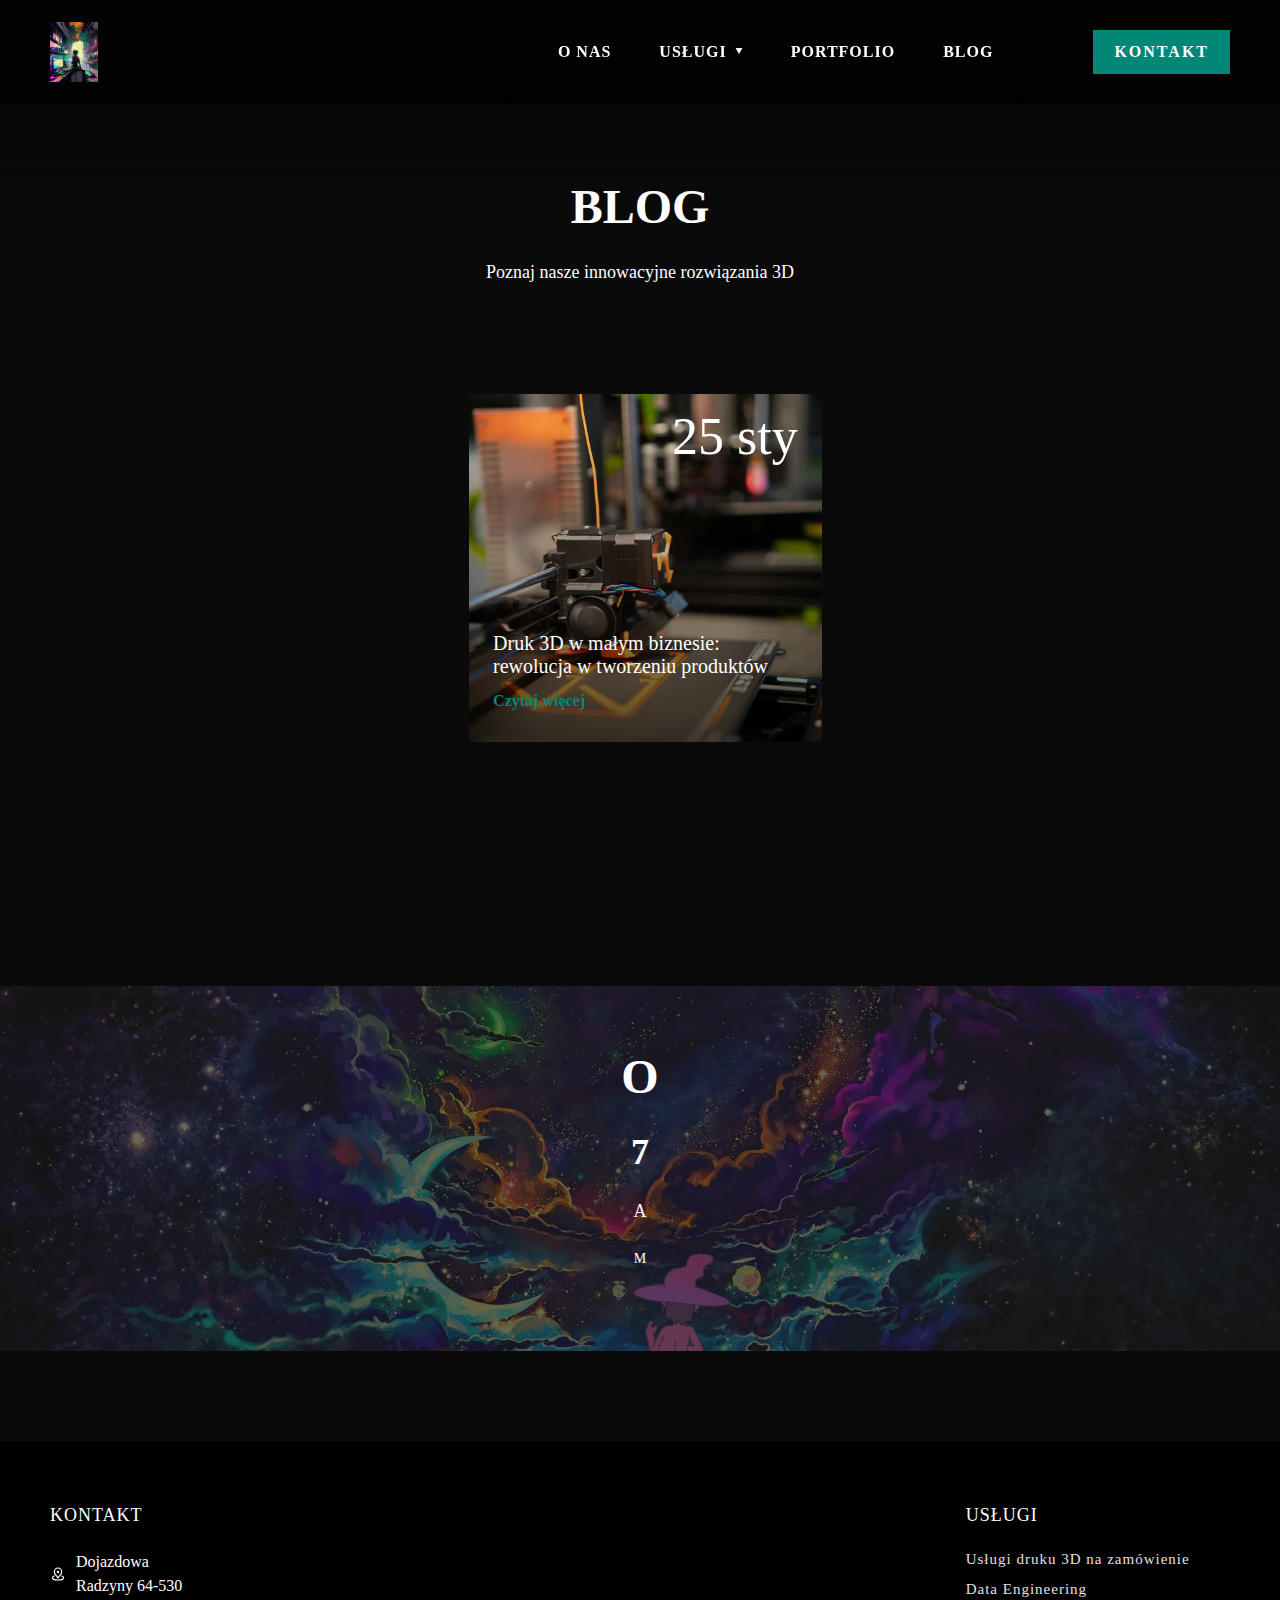
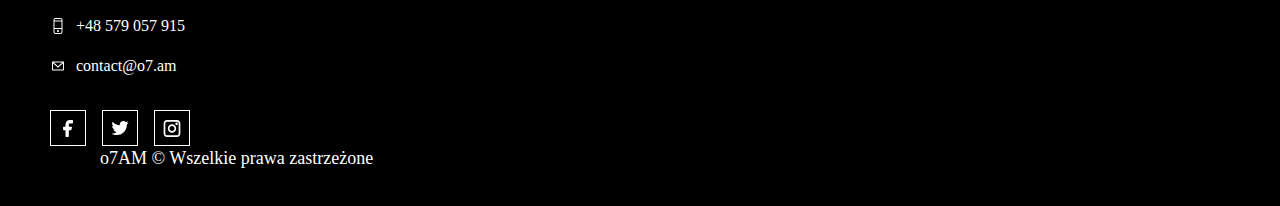
<file: blog.html>
<html lang=pl>
    <head>
        <meta charset="utf-8" />
        <meta content="IE=edge" http-equiv="X-UA-Compatible" />
        <title>o7AM | Innowacje w technologii 3D dla Twojego biznesu</title>
        <meta name="description" content="o7AM" />
        <meta property="og:title" content="o7AM" />
        <meta property="og:description" content="o7AM" />
        <meta property="og:url" content="https://o7.am/" />
        <meta property="og:site_name" content="o7AM">
            <meta name="twitter:card" content="summary_large_image" />
            <meta name="twitter:title" content="o7AM" />
            <meta name="twitter:description" content="o7AM" />
            <meta content="#008776" name="theme-color" />
            <meta content="dark" name="theme" />
            
            <link href="style.css" rel="stylesheet" />
            <link href="https://code.cdn.mozilla.net/fonts/fira.css" rel="stylesheet" />
        </meta>
    <!-- <meta property=og:image content=static/img/cpx/3d printing-12198527-hi_res.webp /> -->
    <!-- <meta name=twitter:image content=static/img/cpx/3d printing-12198527-hi_res.webp> -->
    <!-- <link rel=stylesheet href=presence/static/presence/dark/css/app.css> -->
    <!-- <link rel=icon type=image/svg+xml href=data:image/svg+xml;char5et=utf-8,%3Csvg xmlns='http://www.w3.org/2000/svg' width='16' height='16'%3E%3Ctext x='0' y='14' font-family='Arial' font-size='16' fill='%23008776'%3Eo%3C/text%3E%3C/svg%3E> -->
    </head>
    <body class=single-page>
        <div class=app-container>
            <header class="header">
                <div class="header__container">
                    <a href="index.html" class="header__logo">
                        <img src="assets/o7am/alice.png" alt="Logo o7AM">
                      </a>
                    <!-- <a class="header__logo" href="index.html">o7AM</a> -->
                    <div class="header__menu ">
                        <ul class="header__menu-list">
                            <li class="header__menu-item">
                                <a href="about.html">O nas</a>
                            </li>
                            <li class="header__menu-item has-children">
                                <a href="services.html">Us&lstrok;ugi</a>
                                <svg class="chevronmenu" width="8" height="6" viewBox="0 0 8 6" fill="none" xmlns="http://www.w3.org/2000/svg">
                                    <path d="M4 6L0.535899 -6.52533e-07L7.4641 -4.68497e-08L4 6Z" fill="white"></path>
                                </svg>
                                <svg class="chevrondisplay" width="8" height="6" viewBox="0 0 8 6" fill="none" xmlns="http://www.w3.org/2000/svg">
                                    <path d="M4 6L0.535899 -6.52533e-07L7.4641 -4.68497e-08L4 6Z" fill="white"></path>
                                </svg>
                                <ul class="header__submenu">
                                    <li class="header__menu-item">
                                        <a href="services/3d.html">Druk 3d na zam&oacute;wienie</a>
                                    </li>
                                    <li class="header__menu-item">
                                        <a href="services/de.html">Data Engineering</a>
                                    </li>
                                </ul>
                            </li>
                            <li class="header__menu-item">
                                <a href="portfolio.html">Portfolio</a>
                            </li>
                            <li class="header__menu-item">
                                <a href="blog.html">Blog</a>
                            </li>
                        </ul>
                        <a class="header__button" href="contact.html">Kontakt</a></div>
                    <div class="header__ham"><div class="header__ham-menubtn"></div></div>
                </div>
            </header>

            <!-- ===== HEADER_BLOG ===== -->
            <section class="page-header">
                <h1>blog</h1>
                <p>Poznaj nasze innowacyjne rozwi&aogon;zania 3D</p>
            </section>

            <!-- ===== BLOG_DETAILS ===== -->
            <section class="blog-archive">
                <div class="blog-archive__container">
                    <div class="blog-archive__items">
                        <a class="blog-archive__item" href="blogs/blog1.html">
                            <div class="blog-archive__item-image">
                                <img alt="Druk biznesie" src="assets/blogs/1/entry1.webp" loading="lazy">
                            </div>
                            <div class="blog-archive__item-text">
                                <p class="title">Druk 3D w ma&lstrok;ym biznesie: rewolucja w tworzeniu produkt&oacute;w</p>
                                <span class="read-more">Czytaj wi&eogon;cej</span>
                            </div>
                            <span class="date">
                                <span class="date__number">25 sty</span>
                            </span>
                        </a>
                        <!-- NEW ENTRY -->
                        <!-- <a class="blog-archive__item" href="blogs/blog1.html">
                            <div class="blog-archive__item-image">
                                <img alt="Druk biznesie" src="assets/blogs/entry1.webp" loading="lazy">
                            </div>
                            <div class="blog-archive__item-text">
                                <p class="title">Druk 3D w ma&lstrok;ym biznesie: rewolucja w tworzeniu produkt&oacute;w</p>
                                <span class="read-more">Czytaj wi&eogon;cej</span>
                            </div>
                            <span class="date">
                                <span class="date__number">25 sty</span>
                            </span>
                        </a> -->
                    </div>
                </div>
            </section>


            <!-- ===== WONDERLAND_BRAKE ===== -->
            <section class=cta-block imageonright>
                <div class=cta-block__image lazy-background data-bg=assets/o7am/clancy.jpg></div>
                <div class="cta-block__image lazy-background visible" data-bg="assets/o7am/clancy.jpg" style="background-image: url(&quot;assets/o7am/clancy.jpg&quot;);"></div>
                <div class=cta-block__container>
                    <div class=cta-block__text>
                        <h1>o</h1>
                        <h2>7</h2>
                        <p>A</p>
                        <p style="font-size:14px; ">M</p>
                    </div>
                </div>
            </section>


            <footer class="footer">
                <div class="footer__container">

                    <div class="footer__contact" style="position: relative; pointer-events: none;" >
                        <p class="title-menu">
                            <span>Kontakt</span>
                        </p>
                        <a target="_blank" href="" class="footer__contact-item address">
                            <svg width="24" height="26" viewBox="0 0 24 26" fill="none" xmlns="http://www.w3.org/2000/svg">
                                <path d="M5.7 16.25C4.03377 16.9382 3 17.8972 3 18.958C3 21.0523 7.02944 22.75 12 22.75C16.9706 22.75 21 21.0523 21 18.958C21 17.8972 19.9662 16.9382 18.3 16.25M12 9.75H12.01M18 9.75C18 14.1523 13.5 16.25 12 19.5C10.5 16.25 6 14.1523 6 9.75C6 6.16015 8.68629 3.25 12 3.25C15.3137 3.25 18 6.16015 18 9.75ZM13 9.75C13 10.3483 12.5523 10.8333 12 10.8333C11.4477 10.8333 11 10.3483 11 9.75C11 9.1517 11.4477 8.66667 12 8.66667C12.5523 8.66667 13 9.1517 13 9.75Z" stroke="white" stroke-width="2" stroke-linecap="round" stroke-linejoin="round"></path>
                            </svg>
                            <p>
                                <span>Dojazdowa</span>
                                <br>
                                <span>Radzyny</span>
                                <span class="street">
                                    <span>64-530</span>
                                </span>
                            </p>
                        </a>
                        <a href="tel:+48 579 057 915" class="footer__contact-item phone">
                            <svg width="24" height="24" viewBox="0 0 24 24" fill="none" xmlns="http://www.w3.org/2000/svg">
                                <path fill-rule="evenodd" clip-rule="evenodd" d="M17.25 3.75H6.75V3C6.75 2.172 7.422 1.5 8.25 1.5H15.75C16.578 1.5 17.25 2.172 17.25 3V3.75ZM6.75 5.25H17.25V15H6.75V5.25ZM17.25 21C17.25 21.828 16.578 22.5 15.75 22.5H8.25C7.422 22.5 6.75 21.828 6.75 21V16.5H17.25V21ZM15.75 0H8.25C6.59325 0 5.25 1.34325 5.25 3V21C5.25 22.6567 6.59325 24 8.25 24H15.75C17.4067 24 18.75 22.6567 18.75 21V3C18.75 1.34325 17.4067 0 15.75 0ZM12 21C12.828 21 13.5 20.328 13.5 19.5C13.5 18.672 12.828 18 12 18C11.172 18 10.5 18.672 10.5 19.5C10.5 20.328 11.172 21 12 21Z" fill="white"></path>
                            </svg>
                            <p>+48 579 057 915</p>
                        </a>
                        <a href="mailto:contact@o7.am" class="footer__contact-item email">
                            <svg width="24" height="24" viewBox="0 0 24 24" fill="none" xmlns="http://www.w3.org/2000/svg">
                                <path fill-rule="evenodd" clip-rule="evenodd" d="M3.75 5.25L3 6V18L3.75 18.75H20.25L21 18V6L20.25 5.25H3.75ZM4.5 7.6955V17.25H19.5V7.69525L11.9999 14.5136L4.5 7.6955ZM18.3099 6.75H5.68986L11.9999 12.4864L18.3099 6.75Z" fill="white"></path>
                            </svg>
                            <p>contact@o7.am</p>
                        </a>
                        
                        <div class="footer__socials">
                            <a aria-label="Facebook" target="_blank" href="https://facebook.com" class="footer__socials-item">
                                <svg width="10" height="18" viewBox="0 0 10 18" fill="none" xmlns="http://www.w3.org/2000/svg">
                                    <path d="M6.66667 4.38775H9.16667C9.38768 4.38775 9.59964 4.29816 9.75592 4.13869C9.9122 3.97922 10 3.76293 10 3.53741V1.83673C10 1.61121 9.9122 1.39492 9.75592 1.23545C9.59964 1.07598 9.38768 0.986389 9.16667 0.986389H6.66667C5.5616 0.986389 4.50179 1.43433 3.72039 2.23168C2.93899 3.02903 2.5 4.11047 2.5 5.23809V7.78911H0.833333C0.61232 7.78911 0.400358 7.8787 0.244078 8.03817C0.0877975 8.19764 0 8.41393 0 8.63945V10.3401C0 10.5657 0.0877975 10.7819 0.244078 10.9414C0.400358 11.1009 0.61232 11.1905 0.833333 11.1905H2.5V17.1429C2.5 17.3684 2.5878 17.5847 2.74408 17.7441C2.90036 17.9036 3.11232 17.9932 3.33333 17.9932H5C5.22101 17.9932 5.43297 17.9036 5.58926 17.7441C5.74554 17.5847 5.83333 17.3684 5.83333 17.1429V11.1905H7.68333C7.8737 11.1961 8.06021 11.1351 8.21184 11.0175C8.36346 10.8999 8.47104 10.7329 8.51667 10.5442L8.93333 8.84353C8.96424 8.7162 8.96586 8.58331 8.93807 8.45524C8.91027 8.32716 8.85382 8.20739 8.77312 8.10528C8.69242 8.00317 8.58967 7.9215 8.4729 7.86665C8.35612 7.8118 8.2285 7.78526 8.1 7.78911H5.83333V5.23809C5.83333 5.01257 5.92113 4.79628 6.07741 4.63681C6.23369 4.47734 6.44565 4.38775 6.66667 4.38775Z" fill="white"></path>
                                </svg>
                            </a>
                            <a aria-label="X" target="_blank" href="https://x.com" class="footer__socials-item">
                                <svg width="20" height="21" viewBox="0 0 20 21" fill="none" xmlns="http://www.w3.org/2000/svg">
                                    <path fill-rule="evenodd" clip-rule="evenodd" d="M6.29 18.6529C13.837 18.6529 17.965 12.3708 17.965 6.92365C17.965 6.74482 17.965 6.56734 17.953 6.39052C18.756 5.80783 19.449 5.08435 20 4.25653C19.252 4.59008 18.457 4.80881 17.644 4.90525C18.5 4.38987 19.141 3.58019 19.448 2.62478C18.642 3.10499 17.761 3.44391 16.842 3.62575C15.288 1.96609 12.689 1.88568 11.036 3.44688C9.971 4.45353 9.518 5.95442 9.849 7.38602C6.55 7.21925 3.476 5.65406 1.392 3.07918C0.303 4.96286 0.86 7.37173 2.663 8.58131C2.01 8.56222 1.371 8.38559 0.8 8.06613V8.11844C0.801 10.0805 2.178 11.7699 4.092 12.1587C3.488 12.3245 2.854 12.3485 2.24 12.229C2.777 13.9087 4.318 15.0592 6.073 15.0924C4.62 16.2397 2.825 16.8627 0.977 16.8607C0.651 16.8597 0.325 16.8406 0 16.8014C1.877 18.011 4.06 18.6529 6.29 18.6499" fill="white"></path>
                                </svg>
                            </a>
                            <a aria-label="Instagram" target="_blank" href="https://instagram.com" class="footer__socials-item">
                                <svg width="18" height="18" viewBox="0 0 18 18" fill="none" xmlns="http://www.w3.org/2000/svg">
                                    <path fill-rule="evenodd" clip-rule="evenodd" d="M0.666748 4.38775C0.666748 2.50923 2.15913 0.986389 4.00008 0.986389H14.0001C15.841 0.986389 17.3334 2.50923 17.3334 4.38775V14.5918C17.3334 16.4703 15.841 17.9932 14.0001 17.9932H4.00008C2.15913 17.9932 0.666748 16.4703 0.666748 14.5918V4.38775ZM4.00008 2.68707C3.07961 2.68707 2.33341 3.44849 2.33341 4.38775V14.5918C2.33341 15.5311 3.07961 16.2925 4.00008 16.2925H14.0001C14.9206 16.2925 15.6667 15.5311 15.6667 14.5918V4.38775C15.6667 3.44849 14.9206 2.68707 14.0001 2.68707H4.00008ZM9.00008 6.93877C7.61933 6.93877 6.50008 8.08086 6.50008 9.48979C6.50008 10.8987 7.61933 12.0408 9.00008 12.0408C10.3808 12.0408 11.5001 10.8987 11.5001 9.48979C11.5001 8.08086 10.3808 6.93877 9.00008 6.93877ZM4.83341 9.48979C4.83341 7.14164 6.6989 5.23809 9.00008 5.23809C11.3012 5.23809 13.1667 7.14164 13.1667 9.48979C13.1667 11.8379 11.3012 13.7415 9.00008 13.7415C6.6989 13.7415 4.83341 11.8379 4.83341 9.48979ZM13.5834 6.08843C14.2737 6.08843 14.8334 5.51737 14.8334 4.81292C14.8334 4.10847 14.2737 3.53741 13.5834 3.53741C12.8931 3.53741 12.3334 4.10847 12.3334 4.81292C12.3334 5.51737 12.8931 6.08843 13.5834 6.08843Z" fill="white"></path>
                                </svg>
                            </a>
                        </div>    
                    </div>

                    <div class="footer__menu">
                        <p class="title-menu">Us&lstrok;ugi</p>
                        <ul class="footer__menu-list">
                            <li><a href="services/3d.html">Us&lstrok;ugi druku 3D na zam&oacute;wienie</a></li>
                            <li><a href="services/de.html">Data Engineering</a></li>
                        </ul>
                    </div>
                    <div class="footer__copyrights">
                        <p class="footer__copyrights-container">o7AM &copy; Wszelkie prawa zastrze&zdot;one</p>
                    </div>
                </div>
            </footer>
        </div>
    </body>
</html>
<script src="app.js" type="text/javascript"></script>
</file>
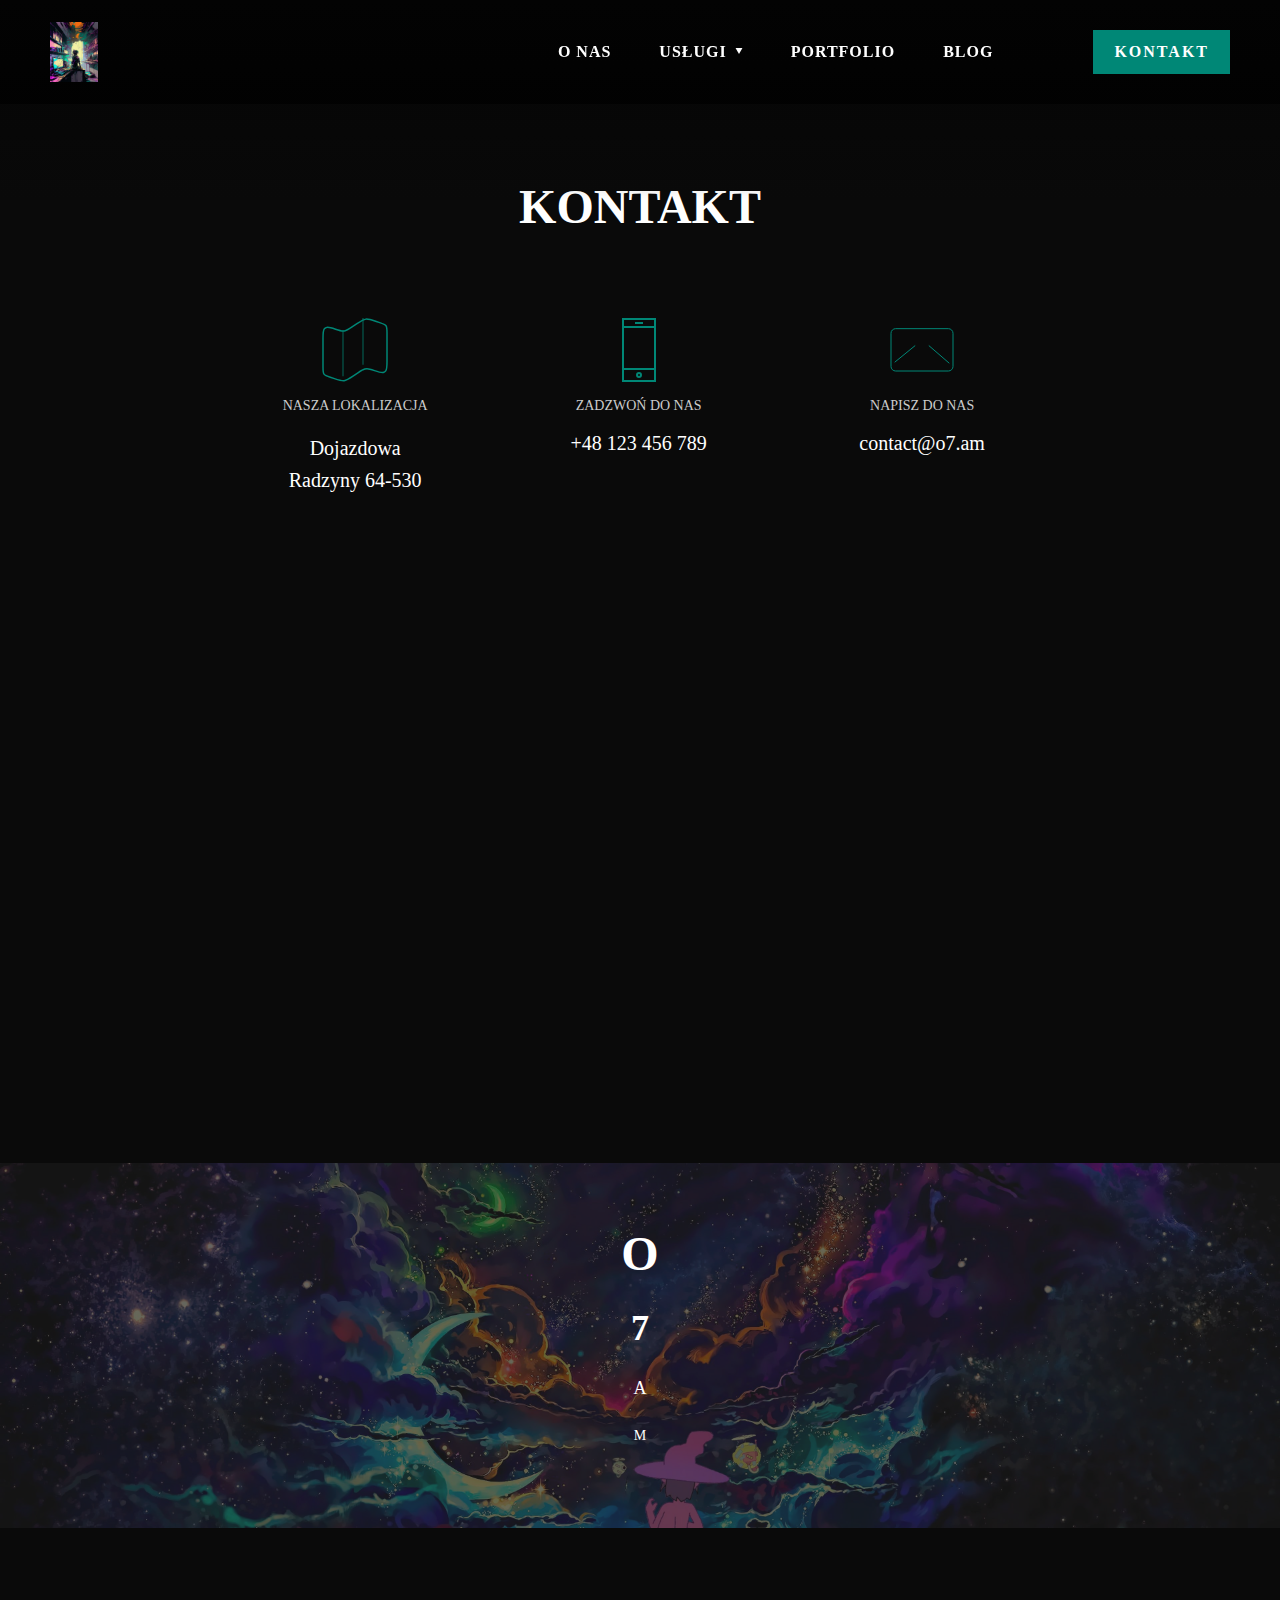
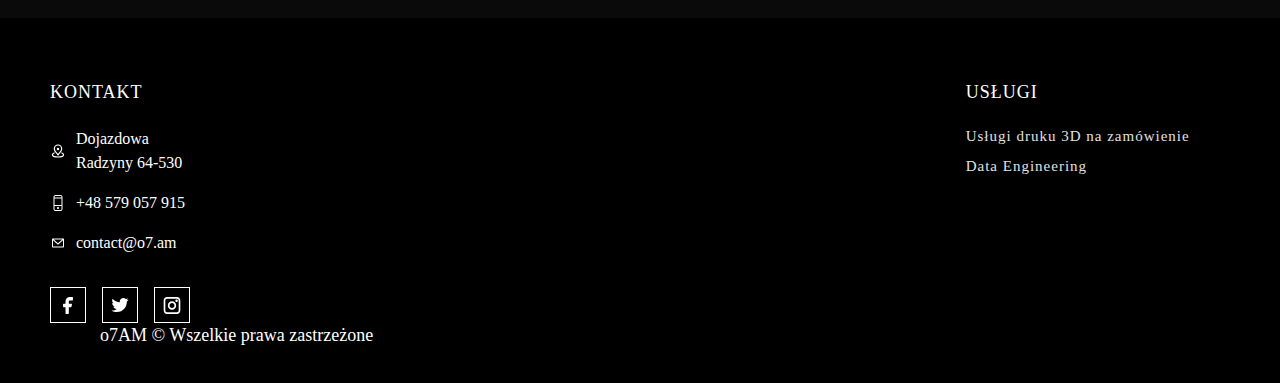
<file: contact.html>
<html lang=pl>
    <head>
        <meta charset="utf-8" />
        <meta content="IE=edge" http-equiv="X-UA-Compatible" />
        <title>o7AM | Innowacje w technologii 3D dla Twojego biznesu</title>
        <meta name="description" content="o7AM" />
        <meta property="og:title" content="o7AM" />
        <meta property="og:description" content="o7AM" />
        <meta property="og:url" content="https://o7.am/" />
        <meta property="og:site_name" content="o7AM">
            <meta name="twitter:card" content="summary_large_image" />
            <meta name="twitter:title" content="o7AM" />
            <meta name="twitter:description" content="o7AM" />
            <meta content="#008776" name="theme-color" />
            <meta content="dark" name="theme" />
            
            <link href="style.css" rel="stylesheet" />
            <link href="https://code.cdn.mozilla.net/fonts/fira.css" rel="stylesheet" />
        </meta>
    <!-- <meta property=og:image content=static/img/cpx/3d printing-12198527-hi_res.webp /> -->
    <!-- <meta name=twitter:image content=static/img/cpx/3d printing-12198527-hi_res.webp> -->
    <!-- <link rel=stylesheet href=presence/static/presence/dark/css/app.css> -->
    <!-- <link rel=icon type=image/svg+xml href=data:image/svg+xml;char5et=utf-8,%3Csvg xmlns='http://www.w3.org/2000/svg' width='16' height='16'%3E%3Ctext x='0' y='14' font-family='Arial' font-size='16' fill='%23008776'%3Eo%3C/text%3E%3C/svg%3E> -->
    </head>
    <body class=single-page>
        <div class=app-container>
            <header class="header">
                <div class="header__container">
                    <a href="index.html" class="header__logo">
                        <img src="assets/o7am/alice.png" alt="Logo o7AM">
                      </a>
                    <!-- <a class="header__logo" href="index.html">o7AM</a> -->
                    <div class="header__menu ">
                        <ul class="header__menu-list">
                            <li class="header__menu-item">
                                <a href="about.html">O nas</a>
                            </li>
                            <li class="header__menu-item has-children">
                                <a href="services.html">Us&lstrok;ugi</a>
                                <svg class="chevronmenu" width="8" height="6" viewBox="0 0 8 6" fill="none" xmlns="http://www.w3.org/2000/svg">
                                    <path d="M4 6L0.535899 -6.52533e-07L7.4641 -4.68497e-08L4 6Z" fill="white"></path>
                                </svg>
                                <svg class="chevrondisplay" width="8" height="6" viewBox="0 0 8 6" fill="none" xmlns="http://www.w3.org/2000/svg">
                                    <path d="M4 6L0.535899 -6.52533e-07L7.4641 -4.68497e-08L4 6Z" fill="white"></path>
                                </svg>
                                <ul class="header__submenu">
                                    <li class="header__menu-item">
                                        <a href="services/3d.html">Druk 3d na zam&oacute;wienie</a>
                                    </li>
                                    <li class="header__menu-item">
                                        <a href="services/de.html">Data Engineering</a>
                                    </li>
                                </ul>
                            </li>
                            <li class="header__menu-item">
                                <a href="portfolio.html">Portfolio</a>
                            </li>
                            <li class="header__menu-item">
                                <a href="blog.html">Blog</a>
                            </li>
                        </ul>
                        <a class="header__button" href="contact.html">Kontakt</a></div>
                    <div class="header__ham"><div class="header__ham-menubtn"></div></div>
                </div>
            </header>

            <!-- ===== HEADER_CONTACT ===== -->
            <section class=page-header>
                <h1>Kontakt</h1>
            </section>

            <!-- ===== CONTACT_DETAILS ===== -->
            <section class=contact-page>
                <div class=contact-page__container>
                    <div class=contact-page__info>
                        <div class=contact-page__item>
                            <svg width="66" height="64" viewBox="0 0 66 64" fill="none" xmlns="http://www.w3.org/2000/svg">
                                <path d="M1 20.2297C1 14.9904 1 12.3708 2.39605 10.8429C2.8917 10.3004 3.49412 9.86624 4.16548 9.56758C6.05646 8.72633 8.54165 9.55474 13.512 11.2115C17.3067 12.4764 19.2041 13.1089 21.1212 13.0434C21.8254 13.0193 22.5254 12.9256 23.211 12.7635C25.0779 12.3222 26.7419 11.2129 30.0702 8.9941L34.9851 5.71734C39.2485 2.8752 41.3801 1.45415 43.827 1.12647C46.274 0.798794 48.7042 1.60893 53.565 3.22919L57.7065 4.60964C61.2265 5.78301 62.9865 6.36971 63.9934 7.76644C65 9.16317 65 11.0184 65 14.7289V43.6299C65 48.8691 65 51.4888 63.6041 53.0166C63.1084 53.5592 62.5058 53.9933 61.8345 54.292C59.9436 55.1332 57.4583 54.3048 52.488 52.6479C48.6932 51.3832 46.7959 50.7507 44.8788 50.8161C44.1748 50.8403 43.4747 50.9338 42.7892 51.0959C40.9221 51.5371 39.2581 52.6465 35.9298 54.8655L31.0149 58.1419C26.7515 60.9843 24.6199 62.4054 22.1731 62.7329C19.7262 63.0607 17.2958 62.2504 12.435 60.6301L8.29358 59.2499C4.77348 58.0765 3.0134 57.4899 2.00672 56.0929C1 54.6963 1 52.841 1 49.1304V20.2297Z" stroke="#E07100" stroke-width="1.5"></path>
                                <path opacity="0.5" d="M21 12.1289V58.3333" stroke="#E07100" stroke-width="1.5"></path>
                                <path opacity="0.5" d="M41 0V46.6667" stroke="#E07100" stroke-width="1.5"></path>
                            </svg>
                            <span>Nasza lokalizacja</span>
                            <p>Dojazdowa<br>Radzyny 64-530</p>
                        </div>


                        <div class=contact-page__item phone>
                            <svg width="64" height="64" viewBox="0 0 64 64" fill="none" xmlns="http://www.w3.org/2000/svg">
                                <path d="M48 1H16V63H48V1Z" stroke="#E07100" stroke-width="2" stroke-miterlimit="10"></path>
                                <path d="M28 5H36" stroke="#E07100" stroke-width="2" stroke-miterlimit="10"></path>
                                <path d="M16 51H48" stroke="#E07100" stroke-width="2" stroke-miterlimit="10"></path>
                                <path d="M16 9H48" stroke="#E07100" stroke-width="2" stroke-miterlimit="10"></path>
                                <path d="M32 59C33.1046 59 34 58.1046 34 57C34 55.8954 33.1046 55 32 55C30.8954 55 30 55.8954 30 57C30 58.1046 30.8954 59 32 59Z" stroke="#E07100" stroke-width="2" stroke-miterlimit="10" stroke-linejoin="bevel"></path>
                            </svg>
                            <span>Zadzwoń do nas</span>
                            <a href=tel:+48 123 456 789>+48 123 456 789</a>
                        </div>
                        <div class=contact-page__item>
                            <svg  width=64 height=64 viewBox=0 0 64 64 xmlns=http://www.w3.org/2000/svg fill=#000000><g id=SVGRepo_bgCarrier stroke-width=0></g><g id=SVGRepo_tracerCarrier stroke-linecap=round stroke-linejoin=round></g><g id=SVGRepo_iconCarrier> <defs> <style>.cls-1,.cls-2{fill:none;stroke:var(--primarycolor);stroke-linejoin:round;stroke-width:1px;}.cls-2{stroke-linecap:round;}</style> </defs> <title></title> <g data-name=Layer 2 id=Layer_2> <rect class=cls-1 height=42.33 rx=4.61 ry=4.61 width=62 x=1 y=10.67></rect> <polyline class=cls-2 points=5 16 32 32 59 16></polyline> <line class=cls-2 x1=24.91 x2=5 y1=27.8 y2=44></line> <line class=cls-2 x1=39.09 x2=59 y1=27.8 y2=45></line> </g> </g></svg>
                            <span>Napisz do nas</span>
                            <a href=mailto:contact@o7.am>contact@o7.am</a>
                        </div>

                    </div>
                </div>
            </section>
            

            <!-- ===== MAP ===== -->
            <div class="footer__map">
                <iframe aria-label="Dojazdowa,1" loading="lazy" polska radzyny%20;polska&amp;#038;t="m&amp;#038;z=15&amp;#038;output=embed&amp;#038;iwloc=near" radzyny, src="https://maps.google.com/maps?q=Dojazdowa," title="Dojazdowa,">
                </iframe>
            </div>

            <!-- ===== WONDERLAND_BRAKE ===== -->
            <section class=cta-block imageonright>
                <div class=cta-block__image lazy-background data-bg=assets/o7am/clancy.jpg></div>
                <div class="cta-block__image lazy-background visible" data-bg="assets/o7am/clancy.jpg" style="background-image: url(&quot;assets/o7am/clancy.jpg&quot;);"></div>
                <div class=cta-block__container>
                    <div class=cta-block__text>
                        <h1>o</h1>
                        <h2>7</h2>
                        <p>A</p>
                        <p style="font-size:14px; ">M</p>
                    </div>
                </div>
            </section>


            <footer class="footer">
                <div class="footer__container">

                    <div class="footer__contact" style="position: relative; pointer-events: none;" >
                        <p class="title-menu">
                            <span>Kontakt</span>
                        </p>
                        <a target="_blank" href="" class="footer__contact-item address">
                            <svg width="24" height="26" viewBox="0 0 24 26" fill="none" xmlns="http://www.w3.org/2000/svg">
                                <path d="M5.7 16.25C4.03377 16.9382 3 17.8972 3 18.958C3 21.0523 7.02944 22.75 12 22.75C16.9706 22.75 21 21.0523 21 18.958C21 17.8972 19.9662 16.9382 18.3 16.25M12 9.75H12.01M18 9.75C18 14.1523 13.5 16.25 12 19.5C10.5 16.25 6 14.1523 6 9.75C6 6.16015 8.68629 3.25 12 3.25C15.3137 3.25 18 6.16015 18 9.75ZM13 9.75C13 10.3483 12.5523 10.8333 12 10.8333C11.4477 10.8333 11 10.3483 11 9.75C11 9.1517 11.4477 8.66667 12 8.66667C12.5523 8.66667 13 9.1517 13 9.75Z" stroke="white" stroke-width="2" stroke-linecap="round" stroke-linejoin="round"></path>
                            </svg>
                            <p>
                                <span>Dojazdowa</span>
                                <br>
                                <span>Radzyny</span>
                                <span class="street">
                                    <span>64-530</span>
                                </span>
                            </p>
                        </a>
                        <a href="tel:+48 579 057 915" class="footer__contact-item phone">
                            <svg width="24" height="24" viewBox="0 0 24 24" fill="none" xmlns="http://www.w3.org/2000/svg">
                                <path fill-rule="evenodd" clip-rule="evenodd" d="M17.25 3.75H6.75V3C6.75 2.172 7.422 1.5 8.25 1.5H15.75C16.578 1.5 17.25 2.172 17.25 3V3.75ZM6.75 5.25H17.25V15H6.75V5.25ZM17.25 21C17.25 21.828 16.578 22.5 15.75 22.5H8.25C7.422 22.5 6.75 21.828 6.75 21V16.5H17.25V21ZM15.75 0H8.25C6.59325 0 5.25 1.34325 5.25 3V21C5.25 22.6567 6.59325 24 8.25 24H15.75C17.4067 24 18.75 22.6567 18.75 21V3C18.75 1.34325 17.4067 0 15.75 0ZM12 21C12.828 21 13.5 20.328 13.5 19.5C13.5 18.672 12.828 18 12 18C11.172 18 10.5 18.672 10.5 19.5C10.5 20.328 11.172 21 12 21Z" fill="white"></path>
                            </svg>
                            <p>+48 579 057 915</p>
                        </a>
                        <a href="mailto:contact@o7.am" class="footer__contact-item email">
                            <svg width="24" height="24" viewBox="0 0 24 24" fill="none" xmlns="http://www.w3.org/2000/svg">
                                <path fill-rule="evenodd" clip-rule="evenodd" d="M3.75 5.25L3 6V18L3.75 18.75H20.25L21 18V6L20.25 5.25H3.75ZM4.5 7.6955V17.25H19.5V7.69525L11.9999 14.5136L4.5 7.6955ZM18.3099 6.75H5.68986L11.9999 12.4864L18.3099 6.75Z" fill="white"></path>
                            </svg>
                            <p>contact@o7.am</p>
                        </a>
                        
                        <div class="footer__socials">
                            <a aria-label="Facebook" target="_blank" href="https://facebook.com" class="footer__socials-item">
                                <svg width="10" height="18" viewBox="0 0 10 18" fill="none" xmlns="http://www.w3.org/2000/svg">
                                    <path d="M6.66667 4.38775H9.16667C9.38768 4.38775 9.59964 4.29816 9.75592 4.13869C9.9122 3.97922 10 3.76293 10 3.53741V1.83673C10 1.61121 9.9122 1.39492 9.75592 1.23545C9.59964 1.07598 9.38768 0.986389 9.16667 0.986389H6.66667C5.5616 0.986389 4.50179 1.43433 3.72039 2.23168C2.93899 3.02903 2.5 4.11047 2.5 5.23809V7.78911H0.833333C0.61232 7.78911 0.400358 7.8787 0.244078 8.03817C0.0877975 8.19764 0 8.41393 0 8.63945V10.3401C0 10.5657 0.0877975 10.7819 0.244078 10.9414C0.400358 11.1009 0.61232 11.1905 0.833333 11.1905H2.5V17.1429C2.5 17.3684 2.5878 17.5847 2.74408 17.7441C2.90036 17.9036 3.11232 17.9932 3.33333 17.9932H5C5.22101 17.9932 5.43297 17.9036 5.58926 17.7441C5.74554 17.5847 5.83333 17.3684 5.83333 17.1429V11.1905H7.68333C7.8737 11.1961 8.06021 11.1351 8.21184 11.0175C8.36346 10.8999 8.47104 10.7329 8.51667 10.5442L8.93333 8.84353C8.96424 8.7162 8.96586 8.58331 8.93807 8.45524C8.91027 8.32716 8.85382 8.20739 8.77312 8.10528C8.69242 8.00317 8.58967 7.9215 8.4729 7.86665C8.35612 7.8118 8.2285 7.78526 8.1 7.78911H5.83333V5.23809C5.83333 5.01257 5.92113 4.79628 6.07741 4.63681C6.23369 4.47734 6.44565 4.38775 6.66667 4.38775Z" fill="white"></path>
                                </svg>
                            </a>
                            <a aria-label="X" target="_blank" href="https://x.com" class="footer__socials-item">
                                <svg width="20" height="21" viewBox="0 0 20 21" fill="none" xmlns="http://www.w3.org/2000/svg">
                                    <path fill-rule="evenodd" clip-rule="evenodd" d="M6.29 18.6529C13.837 18.6529 17.965 12.3708 17.965 6.92365C17.965 6.74482 17.965 6.56734 17.953 6.39052C18.756 5.80783 19.449 5.08435 20 4.25653C19.252 4.59008 18.457 4.80881 17.644 4.90525C18.5 4.38987 19.141 3.58019 19.448 2.62478C18.642 3.10499 17.761 3.44391 16.842 3.62575C15.288 1.96609 12.689 1.88568 11.036 3.44688C9.971 4.45353 9.518 5.95442 9.849 7.38602C6.55 7.21925 3.476 5.65406 1.392 3.07918C0.303 4.96286 0.86 7.37173 2.663 8.58131C2.01 8.56222 1.371 8.38559 0.8 8.06613V8.11844C0.801 10.0805 2.178 11.7699 4.092 12.1587C3.488 12.3245 2.854 12.3485 2.24 12.229C2.777 13.9087 4.318 15.0592 6.073 15.0924C4.62 16.2397 2.825 16.8627 0.977 16.8607C0.651 16.8597 0.325 16.8406 0 16.8014C1.877 18.011 4.06 18.6529 6.29 18.6499" fill="white"></path>
                                </svg>
                            </a>
                            <a aria-label="Instagram" target="_blank" href="https://instagram.com" class="footer__socials-item">
                                <svg width="18" height="18" viewBox="0 0 18 18" fill="none" xmlns="http://www.w3.org/2000/svg">
                                    <path fill-rule="evenodd" clip-rule="evenodd" d="M0.666748 4.38775C0.666748 2.50923 2.15913 0.986389 4.00008 0.986389H14.0001C15.841 0.986389 17.3334 2.50923 17.3334 4.38775V14.5918C17.3334 16.4703 15.841 17.9932 14.0001 17.9932H4.00008C2.15913 17.9932 0.666748 16.4703 0.666748 14.5918V4.38775ZM4.00008 2.68707C3.07961 2.68707 2.33341 3.44849 2.33341 4.38775V14.5918C2.33341 15.5311 3.07961 16.2925 4.00008 16.2925H14.0001C14.9206 16.2925 15.6667 15.5311 15.6667 14.5918V4.38775C15.6667 3.44849 14.9206 2.68707 14.0001 2.68707H4.00008ZM9.00008 6.93877C7.61933 6.93877 6.50008 8.08086 6.50008 9.48979C6.50008 10.8987 7.61933 12.0408 9.00008 12.0408C10.3808 12.0408 11.5001 10.8987 11.5001 9.48979C11.5001 8.08086 10.3808 6.93877 9.00008 6.93877ZM4.83341 9.48979C4.83341 7.14164 6.6989 5.23809 9.00008 5.23809C11.3012 5.23809 13.1667 7.14164 13.1667 9.48979C13.1667 11.8379 11.3012 13.7415 9.00008 13.7415C6.6989 13.7415 4.83341 11.8379 4.83341 9.48979ZM13.5834 6.08843C14.2737 6.08843 14.8334 5.51737 14.8334 4.81292C14.8334 4.10847 14.2737 3.53741 13.5834 3.53741C12.8931 3.53741 12.3334 4.10847 12.3334 4.81292C12.3334 5.51737 12.8931 6.08843 13.5834 6.08843Z" fill="white"></path>
                                </svg>
                            </a>
                        </div>    
                    </div>

                    <div class="footer__menu">
                        <p class="title-menu">Us&lstrok;ugi</p>
                        <ul class="footer__menu-list">
                            <li><a href="services/3d.html">Us&lstrok;ugi druku 3D na zam&oacute;wienie</a></li>
                            <li><a href="services/de.html">Data Engineering</a></li>
                        </ul>
                    </div>
                    <div class="footer__copyrights">
                        <p class="footer__copyrights-container">o7AM &copy; Wszelkie prawa zastrze&zdot;one</p>
                    </div>
                </div>
            </footer>
        </div>
    </body>
</html>
<script src="app.js" type="text/javascript"></script>
</file>
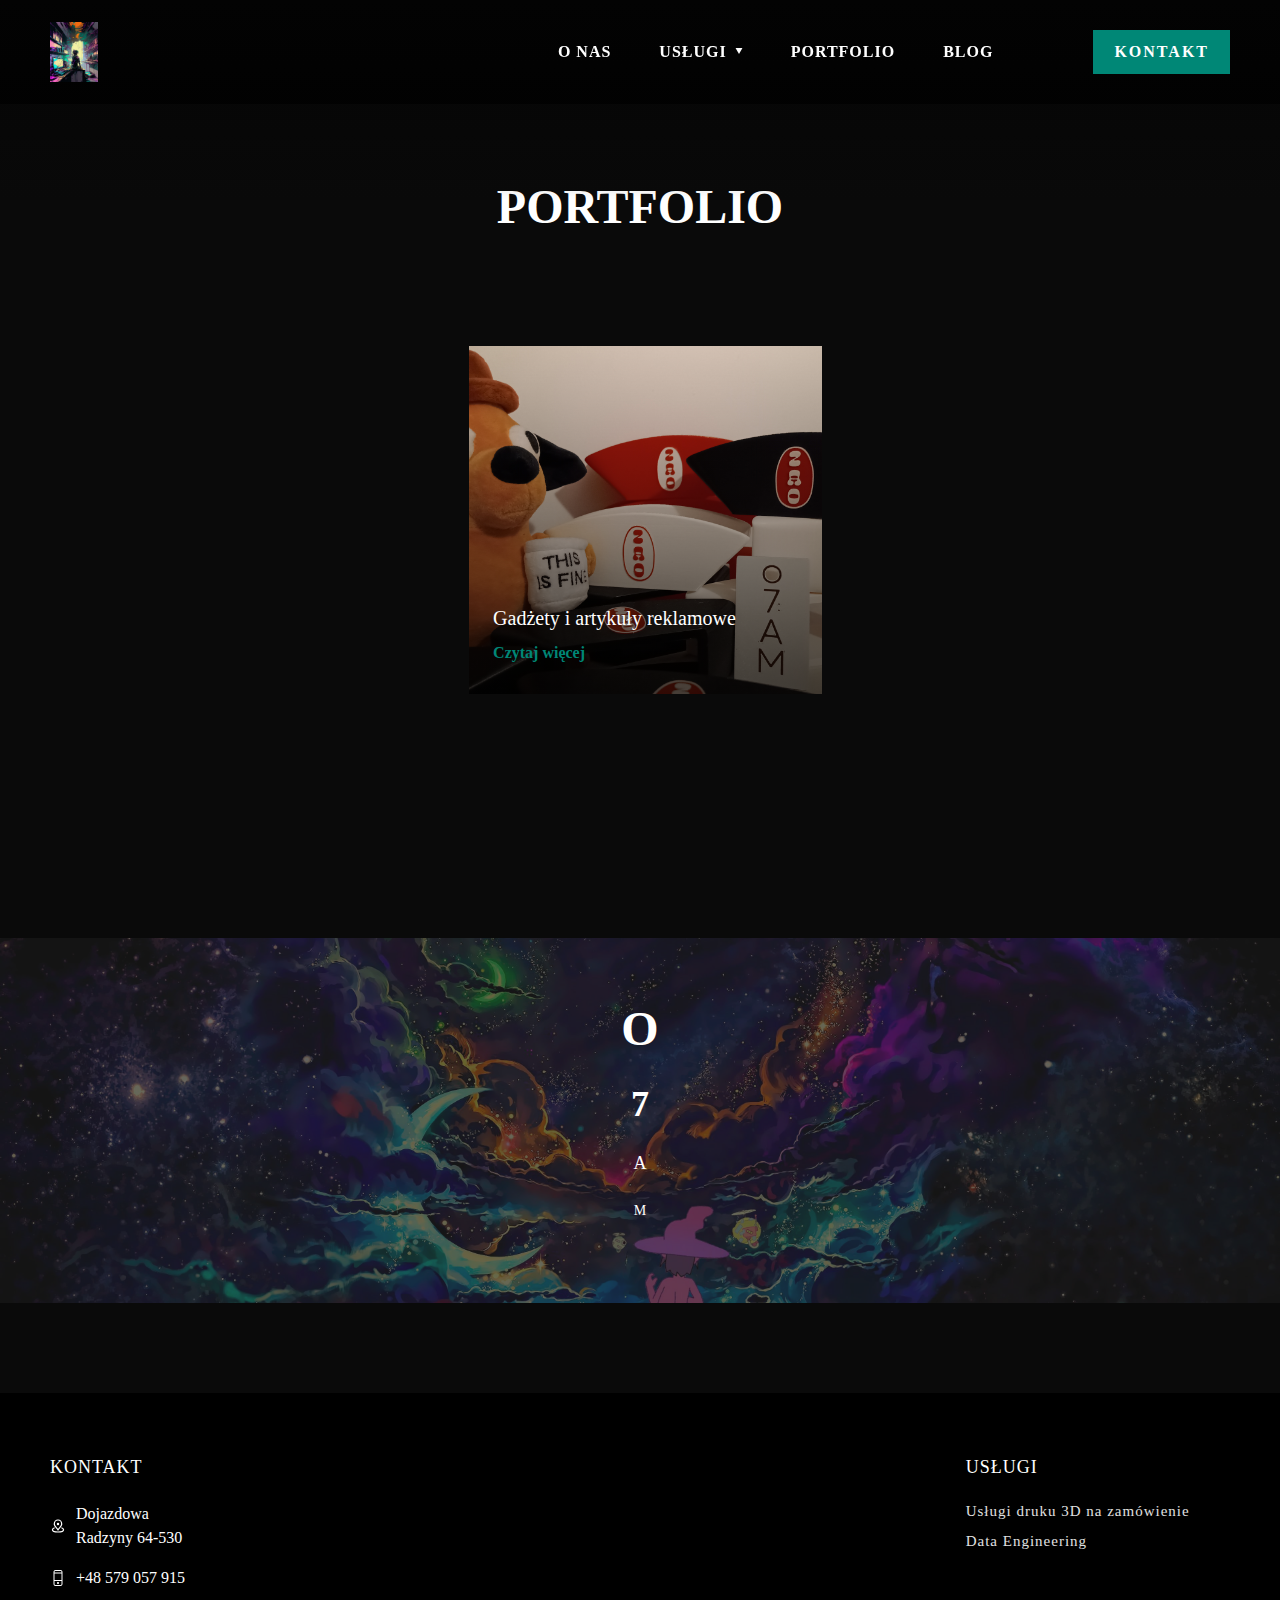
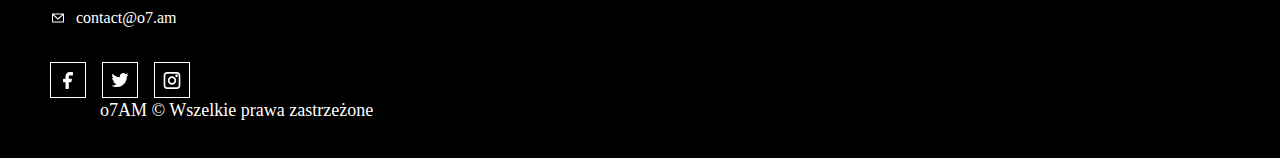
<file: portfolio.html>
<html lang=pl>
    <head>
        <meta charset="utf-8" />
        <meta content="IE=edge" http-equiv="X-UA-Compatible" />
        <title>o7AM | Innowacje w technologii 3D dla Twojego biznesu</title>
        <meta name="description" content="o7AM" />
        <meta property="og:title" content="o7AM" />
        <meta property="og:description" content="o7AM" />
        <meta property="og:url" content="https://o7.am/" />
        <meta property="og:site_name" content="o7AM">
            <meta name="twitter:card" content="summary_large_image" />
            <meta name="twitter:title" content="o7AM" />
            <meta name="twitter:description" content="o7AM" />
            <meta content="#008776" name="theme-color" />
            <meta content="dark" name="theme" />
            
            <link href="style.css" rel="stylesheet" />
            <link href="https://code.cdn.mozilla.net/fonts/fira.css" rel="stylesheet" />
        </meta>
    <!-- <meta property=og:image content=static/img/cpx/3d printing-12198527-hi_res.webp /> -->
    <!-- <meta name=twitter:image content=static/img/cpx/3d printing-12198527-hi_res.webp> -->
    <!-- <link rel=stylesheet href=presence/static/presence/dark/css/app.css> -->
    <!-- <link rel=icon type=image/svg+xml href=data:image/svg+xml;char5et=utf-8,%3Csvg xmlns='http://www.w3.org/2000/svg' width='16' height='16'%3E%3Ctext x='0' y='14' font-family='Arial' font-size='16' fill='%23008776'%3Eo%3C/text%3E%3C/svg%3E> -->
    </head>
    <body class=single-page>
        <div class=app-container>
            <header class="header">
                <div class="header__container">
                    <a href="index.html" class="header__logo">
                        <img src="assets/o7am/alice.png" alt="Logo o7AM">
                      </a>
                    <!-- <a class="header__logo" href="index.html">o7AM</a> -->
                    <div class="header__menu ">
                        <ul class="header__menu-list">
                            <li class="header__menu-item">
                                <a href="about.html">O nas</a>
                            </li>
                            <li class="header__menu-item has-children">
                                <a href="services.html">Us&lstrok;ugi</a>
                                <svg class="chevronmenu" width="8" height="6" viewBox="0 0 8 6" fill="none" xmlns="http://www.w3.org/2000/svg">
                                    <path d="M4 6L0.535899 -6.52533e-07L7.4641 -4.68497e-08L4 6Z" fill="white"></path>
                                </svg>
                                <svg class="chevrondisplay" width="8" height="6" viewBox="0 0 8 6" fill="none" xmlns="http://www.w3.org/2000/svg">
                                    <path d="M4 6L0.535899 -6.52533e-07L7.4641 -4.68497e-08L4 6Z" fill="white"></path>
                                </svg>
                                <ul class="header__submenu">
                                    <li class="header__menu-item">
                                        <a href="services/3d.html">Druk 3d na zam&oacute;wienie</a>
                                    </li>
                                    <li class="header__menu-item">
                                        <a href="services/de.html">Data Engineering</a>
                                    </li>
                                </ul>
                            </li>
                            <li class="header__menu-item">
                                <a href="portfolio.html">Portfolio</a>
                            </li>
                            <li class="header__menu-item">
                                <a href="blog.html">Blog</a>
                            </li>
                        </ul>
                        <a class="header__button" href="contact.html">Kontakt</a></div>
                    <div class="header__ham"><div class="header__ham-menubtn"></div></div>
                </div>
            </header>

            <!-- ===== HEADER_PORTFOLIO ===== -->
            <section class=page-header>
                <h1>Portfolio</h1>
            </section>

            <!-- ===== PORTFOLIO_DETAILS ===== -->
            <section class=blog-archive>
                <div class=blog-archive__container>
                    <div class=blog-archive__items>
                        <a href=portfolios/3d_prints.html
                            class=blog-archive__item>
                            <div class=blog-archive__item-image>
                                <img loading=lazy src=assets/portfolios/1/cover.jpg alt="Gadżety i artykuły reklamowe">
                            </div>
                            <div class=blog-archive__item-text>
                                <p class=title>Gadżety i artykuły reklamowe</p>
                                <span class=read-more>Czytaj więcej</span>
                            </div>
                        </a>

                        <!-- NEW ENTRY -->
                        <!-- <a href=portfolio/drukowanie-prototypow-dla-branzy
                            class=blog-archive__item>
                            <div class=blog-archive__item-image>
                                <img loading=lazy src=assets/portfolios/entry2.webp alt=Drukowanie prototypów dla branży motoryzacyjnej>
                            </div>
                            <div class=blog-archive__item-text>
                                <p class=title>Drukowanie prototypów dla branży motoryzacyjnej</p>
                                <span class=read-more>Czytaj więcej</span>
                            </div>
                        </a> -->
                    </div>
                </div>
            </section>
            


            <!-- ===== WONDERLAND_BRAKE ===== -->
            <section class=cta-block imageonright>
                <div class=cta-block__image lazy-background data-bg=assets/o7am/clancy.jpg></div>
                <div class="cta-block__image lazy-background visible" data-bg="assets/o7am/clancy.jpg" style="background-image: url(&quot;assets/o7am/clancy.jpg&quot;);"></div>
                <div class=cta-block__container>
                    <div class=cta-block__text>
                        <h1>o</h1>
                        <h2>7</h2>
                        <p>A</p>
                        <p style="font-size:14px; ">M</p>
                    </div>
                </div>
            </section>


            <footer class="footer">
                <div class="footer__container">

                    <div class="footer__contact" style="position: relative; pointer-events: none;" >
                        <p class="title-menu">
                            <span>Kontakt</span>
                        </p>
                        <a target="_blank" href="" class="footer__contact-item address">
                            <svg width="24" height="26" viewBox="0 0 24 26" fill="none" xmlns="http://www.w3.org/2000/svg">
                                <path d="M5.7 16.25C4.03377 16.9382 3 17.8972 3 18.958C3 21.0523 7.02944 22.75 12 22.75C16.9706 22.75 21 21.0523 21 18.958C21 17.8972 19.9662 16.9382 18.3 16.25M12 9.75H12.01M18 9.75C18 14.1523 13.5 16.25 12 19.5C10.5 16.25 6 14.1523 6 9.75C6 6.16015 8.68629 3.25 12 3.25C15.3137 3.25 18 6.16015 18 9.75ZM13 9.75C13 10.3483 12.5523 10.8333 12 10.8333C11.4477 10.8333 11 10.3483 11 9.75C11 9.1517 11.4477 8.66667 12 8.66667C12.5523 8.66667 13 9.1517 13 9.75Z" stroke="white" stroke-width="2" stroke-linecap="round" stroke-linejoin="round"></path>
                            </svg>
                            <p>
                                <span>Dojazdowa</span>
                                <br>
                                <span>Radzyny</span>
                                <span class="street">
                                    <span>64-530</span>
                                </span>
                            </p>
                        </a>
                        <a href="tel:+48 579 057 915" class="footer__contact-item phone">
                            <svg width="24" height="24" viewBox="0 0 24 24" fill="none" xmlns="http://www.w3.org/2000/svg">
                                <path fill-rule="evenodd" clip-rule="evenodd" d="M17.25 3.75H6.75V3C6.75 2.172 7.422 1.5 8.25 1.5H15.75C16.578 1.5 17.25 2.172 17.25 3V3.75ZM6.75 5.25H17.25V15H6.75V5.25ZM17.25 21C17.25 21.828 16.578 22.5 15.75 22.5H8.25C7.422 22.5 6.75 21.828 6.75 21V16.5H17.25V21ZM15.75 0H8.25C6.59325 0 5.25 1.34325 5.25 3V21C5.25 22.6567 6.59325 24 8.25 24H15.75C17.4067 24 18.75 22.6567 18.75 21V3C18.75 1.34325 17.4067 0 15.75 0ZM12 21C12.828 21 13.5 20.328 13.5 19.5C13.5 18.672 12.828 18 12 18C11.172 18 10.5 18.672 10.5 19.5C10.5 20.328 11.172 21 12 21Z" fill="white"></path>
                            </svg>
                            <p>+48 579 057 915</p>
                        </a>
                        <a href="mailto:contact@o7.am" class="footer__contact-item email">
                            <svg width="24" height="24" viewBox="0 0 24 24" fill="none" xmlns="http://www.w3.org/2000/svg">
                                <path fill-rule="evenodd" clip-rule="evenodd" d="M3.75 5.25L3 6V18L3.75 18.75H20.25L21 18V6L20.25 5.25H3.75ZM4.5 7.6955V17.25H19.5V7.69525L11.9999 14.5136L4.5 7.6955ZM18.3099 6.75H5.68986L11.9999 12.4864L18.3099 6.75Z" fill="white"></path>
                            </svg>
                            <p>contact@o7.am</p>
                        </a>
                        
                        <div class="footer__socials">
                            <a aria-label="Facebook" target="_blank" href="https://facebook.com" class="footer__socials-item">
                                <svg width="10" height="18" viewBox="0 0 10 18" fill="none" xmlns="http://www.w3.org/2000/svg">
                                    <path d="M6.66667 4.38775H9.16667C9.38768 4.38775 9.59964 4.29816 9.75592 4.13869C9.9122 3.97922 10 3.76293 10 3.53741V1.83673C10 1.61121 9.9122 1.39492 9.75592 1.23545C9.59964 1.07598 9.38768 0.986389 9.16667 0.986389H6.66667C5.5616 0.986389 4.50179 1.43433 3.72039 2.23168C2.93899 3.02903 2.5 4.11047 2.5 5.23809V7.78911H0.833333C0.61232 7.78911 0.400358 7.8787 0.244078 8.03817C0.0877975 8.19764 0 8.41393 0 8.63945V10.3401C0 10.5657 0.0877975 10.7819 0.244078 10.9414C0.400358 11.1009 0.61232 11.1905 0.833333 11.1905H2.5V17.1429C2.5 17.3684 2.5878 17.5847 2.74408 17.7441C2.90036 17.9036 3.11232 17.9932 3.33333 17.9932H5C5.22101 17.9932 5.43297 17.9036 5.58926 17.7441C5.74554 17.5847 5.83333 17.3684 5.83333 17.1429V11.1905H7.68333C7.8737 11.1961 8.06021 11.1351 8.21184 11.0175C8.36346 10.8999 8.47104 10.7329 8.51667 10.5442L8.93333 8.84353C8.96424 8.7162 8.96586 8.58331 8.93807 8.45524C8.91027 8.32716 8.85382 8.20739 8.77312 8.10528C8.69242 8.00317 8.58967 7.9215 8.4729 7.86665C8.35612 7.8118 8.2285 7.78526 8.1 7.78911H5.83333V5.23809C5.83333 5.01257 5.92113 4.79628 6.07741 4.63681C6.23369 4.47734 6.44565 4.38775 6.66667 4.38775Z" fill="white"></path>
                                </svg>
                            </a>
                            <a aria-label="X" target="_blank" href="https://x.com" class="footer__socials-item">
                                <svg width="20" height="21" viewBox="0 0 20 21" fill="none" xmlns="http://www.w3.org/2000/svg">
                                    <path fill-rule="evenodd" clip-rule="evenodd" d="M6.29 18.6529C13.837 18.6529 17.965 12.3708 17.965 6.92365C17.965 6.74482 17.965 6.56734 17.953 6.39052C18.756 5.80783 19.449 5.08435 20 4.25653C19.252 4.59008 18.457 4.80881 17.644 4.90525C18.5 4.38987 19.141 3.58019 19.448 2.62478C18.642 3.10499 17.761 3.44391 16.842 3.62575C15.288 1.96609 12.689 1.88568 11.036 3.44688C9.971 4.45353 9.518 5.95442 9.849 7.38602C6.55 7.21925 3.476 5.65406 1.392 3.07918C0.303 4.96286 0.86 7.37173 2.663 8.58131C2.01 8.56222 1.371 8.38559 0.8 8.06613V8.11844C0.801 10.0805 2.178 11.7699 4.092 12.1587C3.488 12.3245 2.854 12.3485 2.24 12.229C2.777 13.9087 4.318 15.0592 6.073 15.0924C4.62 16.2397 2.825 16.8627 0.977 16.8607C0.651 16.8597 0.325 16.8406 0 16.8014C1.877 18.011 4.06 18.6529 6.29 18.6499" fill="white"></path>
                                </svg>
                            </a>
                            <a aria-label="Instagram" target="_blank" href="https://instagram.com" class="footer__socials-item">
                                <svg width="18" height="18" viewBox="0 0 18 18" fill="none" xmlns="http://www.w3.org/2000/svg">
                                    <path fill-rule="evenodd" clip-rule="evenodd" d="M0.666748 4.38775C0.666748 2.50923 2.15913 0.986389 4.00008 0.986389H14.0001C15.841 0.986389 17.3334 2.50923 17.3334 4.38775V14.5918C17.3334 16.4703 15.841 17.9932 14.0001 17.9932H4.00008C2.15913 17.9932 0.666748 16.4703 0.666748 14.5918V4.38775ZM4.00008 2.68707C3.07961 2.68707 2.33341 3.44849 2.33341 4.38775V14.5918C2.33341 15.5311 3.07961 16.2925 4.00008 16.2925H14.0001C14.9206 16.2925 15.6667 15.5311 15.6667 14.5918V4.38775C15.6667 3.44849 14.9206 2.68707 14.0001 2.68707H4.00008ZM9.00008 6.93877C7.61933 6.93877 6.50008 8.08086 6.50008 9.48979C6.50008 10.8987 7.61933 12.0408 9.00008 12.0408C10.3808 12.0408 11.5001 10.8987 11.5001 9.48979C11.5001 8.08086 10.3808 6.93877 9.00008 6.93877ZM4.83341 9.48979C4.83341 7.14164 6.6989 5.23809 9.00008 5.23809C11.3012 5.23809 13.1667 7.14164 13.1667 9.48979C13.1667 11.8379 11.3012 13.7415 9.00008 13.7415C6.6989 13.7415 4.83341 11.8379 4.83341 9.48979ZM13.5834 6.08843C14.2737 6.08843 14.8334 5.51737 14.8334 4.81292C14.8334 4.10847 14.2737 3.53741 13.5834 3.53741C12.8931 3.53741 12.3334 4.10847 12.3334 4.81292C12.3334 5.51737 12.8931 6.08843 13.5834 6.08843Z" fill="white"></path>
                                </svg>
                            </a>
                        </div>    
                    </div>

                    <div class="footer__menu">
                        <p class="title-menu">Us&lstrok;ugi</p>
                        <ul class="footer__menu-list">
                            <li><a href="services/3d.html">Us&lstrok;ugi druku 3D na zam&oacute;wienie</a></li>
                            <li><a href="services/de.html">Data Engineering</a></li>
                        </ul>
                    </div>
                    <div class="footer__copyrights">
                        <p class="footer__copyrights-container">o7AM &copy; Wszelkie prawa zastrze&zdot;one</p>
                    </div>
                </div>
            </footer>
        </div>
    </body>
</html>
<script src="app.js" type="text/javascript"></script>
</file>
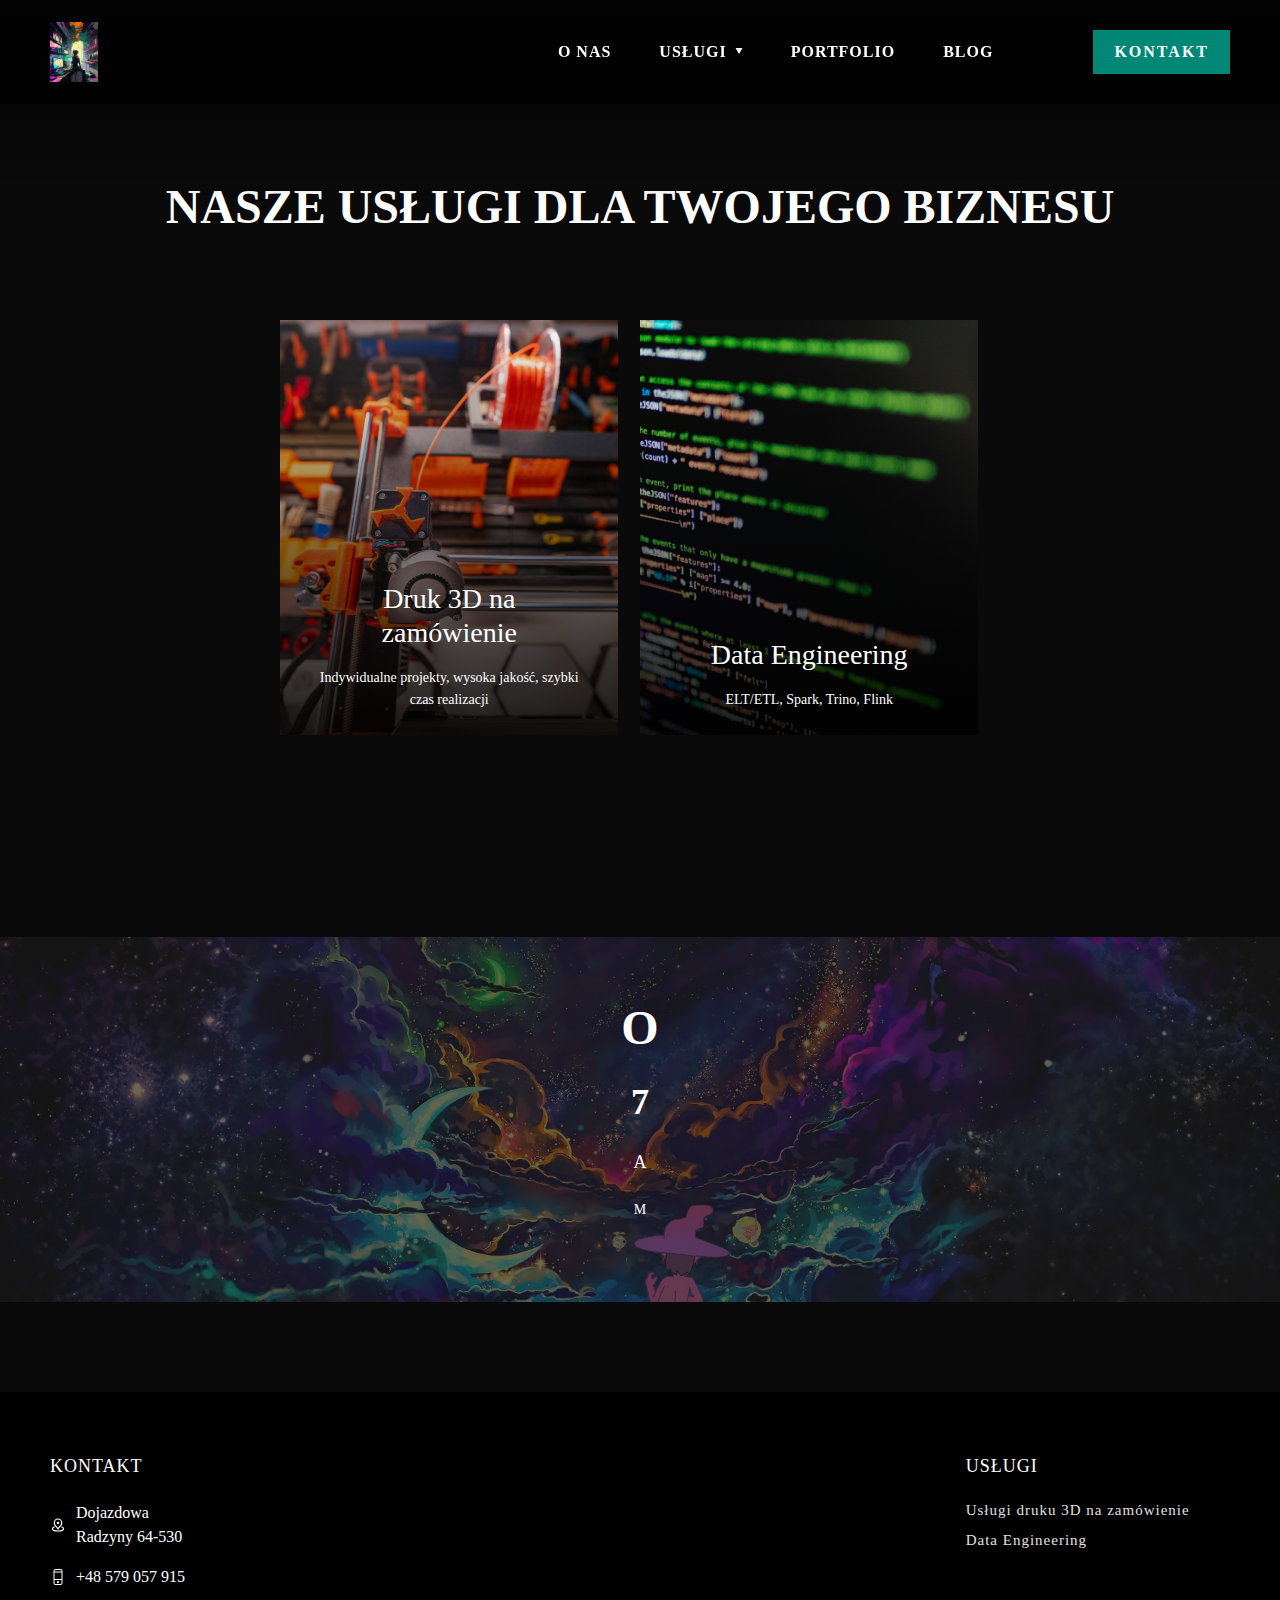
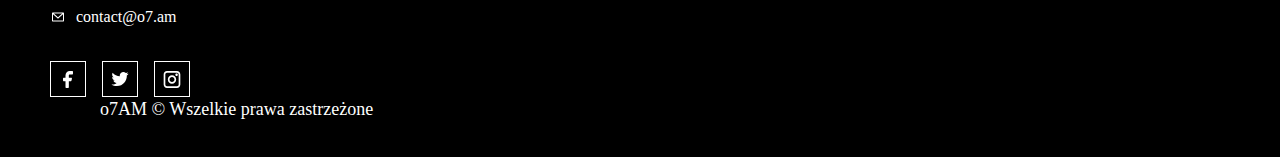
<file: services.html>
<html lang=pl>
    <head>
        <meta charset="utf-8" />
        <meta content="IE=edge" http-equiv="X-UA-Compatible" />
        <title>o7AM | Innowacje w technologii 3D dla Twojego biznesu</title>
        <meta name="description" content="o7AM" />
        <meta property="og:title" content="o7AM" />
        <meta property="og:description" content="o7AM" />
        <meta property="og:url" content="https://o7.am/" />
        <meta property="og:site_name" content="o7AM">
            <meta name="twitter:card" content="summary_large_image" />
            <meta name="twitter:title" content="o7AM" />
            <meta name="twitter:description" content="o7AM" />
            <meta content="#008776" name="theme-color" />
            <meta content="dark" name="theme" />
            
            <link href="style.css" rel="stylesheet" />
            <link href="https://code.cdn.mozilla.net/fonts/fira.css" rel="stylesheet" />
        </meta>
    <!-- <meta property=og:image content=static/img/cpx/3d printing-12198527-hi_res.webp /> -->
    <!-- <meta name=twitter:image content=static/img/cpx/3d printing-12198527-hi_res.webp> -->
    <!-- <link rel=stylesheet href=presence/static/presence/dark/css/app.css> -->
    <!-- <link rel=icon type=image/svg+xml href=data:image/svg+xml;char5et=utf-8,%3Csvg xmlns='http://www.w3.org/2000/svg' width='16' height='16'%3E%3Ctext x='0' y='14' font-family='Arial' font-size='16' fill='%23008776'%3Eo%3C/text%3E%3C/svg%3E> -->
    </head>
    <body class=single-page>
        <div class=app-container>
            <header class="header">
                <div class="header__container">
                    <a href="index.html" class="header__logo">
                        <img src="assets/o7am/alice.png" alt="Logo o7AM">
                      </a>
                    <!-- <a class="header__logo" href="index.html">o7AM</a> -->
                    <div class="header__menu ">
                        <ul class="header__menu-list">
                            <li class="header__menu-item">
                                <a href="about.html">O nas</a>
                            </li>
                            <li class="header__menu-item has-children">
                                <a href="services.html">Us&lstrok;ugi</a>
                                <svg class="chevronmenu" width="8" height="6" viewBox="0 0 8 6" fill="none" xmlns="http://www.w3.org/2000/svg">
                                    <path d="M4 6L0.535899 -6.52533e-07L7.4641 -4.68497e-08L4 6Z" fill="white"></path>
                                </svg>
                                <svg class="chevrondisplay" width="8" height="6" viewBox="0 0 8 6" fill="none" xmlns="http://www.w3.org/2000/svg">
                                    <path d="M4 6L0.535899 -6.52533e-07L7.4641 -4.68497e-08L4 6Z" fill="white"></path>
                                </svg>
                                <ul class="header__submenu">
                                    <li class="header__menu-item">
                                        <a href="services/3d.html">Druk 3d na zam&oacute;wienie</a>
                                    </li>
                                    <li class="header__menu-item">
                                        <a href="services/de.html">Data Engineering</a>
                                    </li>
                                </ul>
                            </li>
                            <li class="header__menu-item">
                                <a href="portfolio.html">Portfolio</a>
                            </li>
                            <li class="header__menu-item">
                                <a href="blog.html">Blog</a>
                            </li>
                        </ul>
                        <a class="header__button" href="contact.html">Kontakt</a></div>
                    <div class="header__ham"><div class="header__ham-menubtn"></div></div>
                </div>
            </header>

            <!-- ===== SERVICES_DETAILS ===== -->
            <section class="services">
                <div class="services__container">
                    <div class="services__header">
                        <h1>Nasze us&lstrok;ugi dla Twojego biznesu</h1>
                    </div>
                    <div class="services__items">                        
                        <a href="services/3d.html" class="services__item lazy-background visible" data-bg="assets/index/slider/3d.jpg" style="background-image: url(&quot;assets/index/slider/3d.jpg&quot;); position: relative; pointer-events: auto;" >
                            <h3>Druk 3D na zam&oacute;wienie</h3>
                            <p>Indywidualne projekty, wysoka jako&sacute;&cacute;, szybki czas realizacji</p>
                        </a>
                        <a href="services/de.html" class="services__item lazy-background visible" data-bg="assets/index/slider/de.jpg" style="background-image: url(&quot;assets/index/slider/de.jpg&quot;); position: relative; pointer-events: auto;" >
                            <h3>Data Engineering</h3>
                            <p>ELT/ETL, Spark, Trino, Flink</p>
                        </a>
                    </div>
                </div>
            </section>

            <!-- ===== WONDERLAND_BRAKE ===== -->
            <section class=cta-block imageonright>
                <div class=cta-block__image lazy-background data-bg=assets/o7am/clancy.jpg></div>
                <div class="cta-block__image lazy-background visible" data-bg="assets/o7am/clancy.jpg" style="background-image: url(&quot;assets/o7am/clancy.jpg&quot;);"></div>
                <div class=cta-block__container>
                    <div class=cta-block__text>
                        <h1>o</h1>
                        <h2>7</h2>
                        <p>A</p>
                        <p style="font-size:14px; ">M</p>
                    </div>
                </div>
            </section>


            <footer class="footer">
                <div class="footer__container">

                    <div class="footer__contact" style="position: relative; pointer-events: none;" >
                        <p class="title-menu">
                            <span>Kontakt</span>
                        </p>
                        <a target="_blank" href="" class="footer__contact-item address">
                            <svg width="24" height="26" viewBox="0 0 24 26" fill="none" xmlns="http://www.w3.org/2000/svg">
                                <path d="M5.7 16.25C4.03377 16.9382 3 17.8972 3 18.958C3 21.0523 7.02944 22.75 12 22.75C16.9706 22.75 21 21.0523 21 18.958C21 17.8972 19.9662 16.9382 18.3 16.25M12 9.75H12.01M18 9.75C18 14.1523 13.5 16.25 12 19.5C10.5 16.25 6 14.1523 6 9.75C6 6.16015 8.68629 3.25 12 3.25C15.3137 3.25 18 6.16015 18 9.75ZM13 9.75C13 10.3483 12.5523 10.8333 12 10.8333C11.4477 10.8333 11 10.3483 11 9.75C11 9.1517 11.4477 8.66667 12 8.66667C12.5523 8.66667 13 9.1517 13 9.75Z" stroke="white" stroke-width="2" stroke-linecap="round" stroke-linejoin="round"></path>
                            </svg>
                            <p>
                                <span>Dojazdowa</span>
                                <br>
                                <span>Radzyny</span>
                                <span class="street">
                                    <span>64-530</span>
                                </span>
                            </p>
                        </a>
                        <a href="tel:+48 579 057 915" class="footer__contact-item phone">
                            <svg width="24" height="24" viewBox="0 0 24 24" fill="none" xmlns="http://www.w3.org/2000/svg">
                                <path fill-rule="evenodd" clip-rule="evenodd" d="M17.25 3.75H6.75V3C6.75 2.172 7.422 1.5 8.25 1.5H15.75C16.578 1.5 17.25 2.172 17.25 3V3.75ZM6.75 5.25H17.25V15H6.75V5.25ZM17.25 21C17.25 21.828 16.578 22.5 15.75 22.5H8.25C7.422 22.5 6.75 21.828 6.75 21V16.5H17.25V21ZM15.75 0H8.25C6.59325 0 5.25 1.34325 5.25 3V21C5.25 22.6567 6.59325 24 8.25 24H15.75C17.4067 24 18.75 22.6567 18.75 21V3C18.75 1.34325 17.4067 0 15.75 0ZM12 21C12.828 21 13.5 20.328 13.5 19.5C13.5 18.672 12.828 18 12 18C11.172 18 10.5 18.672 10.5 19.5C10.5 20.328 11.172 21 12 21Z" fill="white"></path>
                            </svg>
                            <p>+48 579 057 915</p>
                        </a>
                        <a href="mailto:contact@o7.am" class="footer__contact-item email">
                            <svg width="24" height="24" viewBox="0 0 24 24" fill="none" xmlns="http://www.w3.org/2000/svg">
                                <path fill-rule="evenodd" clip-rule="evenodd" d="M3.75 5.25L3 6V18L3.75 18.75H20.25L21 18V6L20.25 5.25H3.75ZM4.5 7.6955V17.25H19.5V7.69525L11.9999 14.5136L4.5 7.6955ZM18.3099 6.75H5.68986L11.9999 12.4864L18.3099 6.75Z" fill="white"></path>
                            </svg>
                            <p>contact@o7.am</p>
                        </a>
                        
                        <div class="footer__socials">
                            <a aria-label="Facebook" target="_blank" href="https://facebook.com" class="footer__socials-item">
                                <svg width="10" height="18" viewBox="0 0 10 18" fill="none" xmlns="http://www.w3.org/2000/svg">
                                    <path d="M6.66667 4.38775H9.16667C9.38768 4.38775 9.59964 4.29816 9.75592 4.13869C9.9122 3.97922 10 3.76293 10 3.53741V1.83673C10 1.61121 9.9122 1.39492 9.75592 1.23545C9.59964 1.07598 9.38768 0.986389 9.16667 0.986389H6.66667C5.5616 0.986389 4.50179 1.43433 3.72039 2.23168C2.93899 3.02903 2.5 4.11047 2.5 5.23809V7.78911H0.833333C0.61232 7.78911 0.400358 7.8787 0.244078 8.03817C0.0877975 8.19764 0 8.41393 0 8.63945V10.3401C0 10.5657 0.0877975 10.7819 0.244078 10.9414C0.400358 11.1009 0.61232 11.1905 0.833333 11.1905H2.5V17.1429C2.5 17.3684 2.5878 17.5847 2.74408 17.7441C2.90036 17.9036 3.11232 17.9932 3.33333 17.9932H5C5.22101 17.9932 5.43297 17.9036 5.58926 17.7441C5.74554 17.5847 5.83333 17.3684 5.83333 17.1429V11.1905H7.68333C7.8737 11.1961 8.06021 11.1351 8.21184 11.0175C8.36346 10.8999 8.47104 10.7329 8.51667 10.5442L8.93333 8.84353C8.96424 8.7162 8.96586 8.58331 8.93807 8.45524C8.91027 8.32716 8.85382 8.20739 8.77312 8.10528C8.69242 8.00317 8.58967 7.9215 8.4729 7.86665C8.35612 7.8118 8.2285 7.78526 8.1 7.78911H5.83333V5.23809C5.83333 5.01257 5.92113 4.79628 6.07741 4.63681C6.23369 4.47734 6.44565 4.38775 6.66667 4.38775Z" fill="white"></path>
                                </svg>
                            </a>
                            <a aria-label="X" target="_blank" href="https://x.com" class="footer__socials-item">
                                <svg width="20" height="21" viewBox="0 0 20 21" fill="none" xmlns="http://www.w3.org/2000/svg">
                                    <path fill-rule="evenodd" clip-rule="evenodd" d="M6.29 18.6529C13.837 18.6529 17.965 12.3708 17.965 6.92365C17.965 6.74482 17.965 6.56734 17.953 6.39052C18.756 5.80783 19.449 5.08435 20 4.25653C19.252 4.59008 18.457 4.80881 17.644 4.90525C18.5 4.38987 19.141 3.58019 19.448 2.62478C18.642 3.10499 17.761 3.44391 16.842 3.62575C15.288 1.96609 12.689 1.88568 11.036 3.44688C9.971 4.45353 9.518 5.95442 9.849 7.38602C6.55 7.21925 3.476 5.65406 1.392 3.07918C0.303 4.96286 0.86 7.37173 2.663 8.58131C2.01 8.56222 1.371 8.38559 0.8 8.06613V8.11844C0.801 10.0805 2.178 11.7699 4.092 12.1587C3.488 12.3245 2.854 12.3485 2.24 12.229C2.777 13.9087 4.318 15.0592 6.073 15.0924C4.62 16.2397 2.825 16.8627 0.977 16.8607C0.651 16.8597 0.325 16.8406 0 16.8014C1.877 18.011 4.06 18.6529 6.29 18.6499" fill="white"></path>
                                </svg>
                            </a>
                            <a aria-label="Instagram" target="_blank" href="https://instagram.com" class="footer__socials-item">
                                <svg width="18" height="18" viewBox="0 0 18 18" fill="none" xmlns="http://www.w3.org/2000/svg">
                                    <path fill-rule="evenodd" clip-rule="evenodd" d="M0.666748 4.38775C0.666748 2.50923 2.15913 0.986389 4.00008 0.986389H14.0001C15.841 0.986389 17.3334 2.50923 17.3334 4.38775V14.5918C17.3334 16.4703 15.841 17.9932 14.0001 17.9932H4.00008C2.15913 17.9932 0.666748 16.4703 0.666748 14.5918V4.38775ZM4.00008 2.68707C3.07961 2.68707 2.33341 3.44849 2.33341 4.38775V14.5918C2.33341 15.5311 3.07961 16.2925 4.00008 16.2925H14.0001C14.9206 16.2925 15.6667 15.5311 15.6667 14.5918V4.38775C15.6667 3.44849 14.9206 2.68707 14.0001 2.68707H4.00008ZM9.00008 6.93877C7.61933 6.93877 6.50008 8.08086 6.50008 9.48979C6.50008 10.8987 7.61933 12.0408 9.00008 12.0408C10.3808 12.0408 11.5001 10.8987 11.5001 9.48979C11.5001 8.08086 10.3808 6.93877 9.00008 6.93877ZM4.83341 9.48979C4.83341 7.14164 6.6989 5.23809 9.00008 5.23809C11.3012 5.23809 13.1667 7.14164 13.1667 9.48979C13.1667 11.8379 11.3012 13.7415 9.00008 13.7415C6.6989 13.7415 4.83341 11.8379 4.83341 9.48979ZM13.5834 6.08843C14.2737 6.08843 14.8334 5.51737 14.8334 4.81292C14.8334 4.10847 14.2737 3.53741 13.5834 3.53741C12.8931 3.53741 12.3334 4.10847 12.3334 4.81292C12.3334 5.51737 12.8931 6.08843 13.5834 6.08843Z" fill="white"></path>
                                </svg>
                            </a>
                        </div>    
                    </div>

                    <div class="footer__menu">
                        <p class="title-menu">Us&lstrok;ugi</p>
                        <ul class="footer__menu-list">
                            <li><a href="services/3d.html">Us&lstrok;ugi druku 3D na zam&oacute;wienie</a></li>
                            <li><a href="services/de.html">Data Engineering</a></li>
                        </ul>
                    </div>
                    <div class="footer__copyrights">
                        <p class="footer__copyrights-container">o7AM &copy; Wszelkie prawa zastrze&zdot;one</p>
                    </div>
                </div>
            </footer>
        </div>
    </body>
</html>
<script src="app.js" type="text/javascript"></script>
</file>
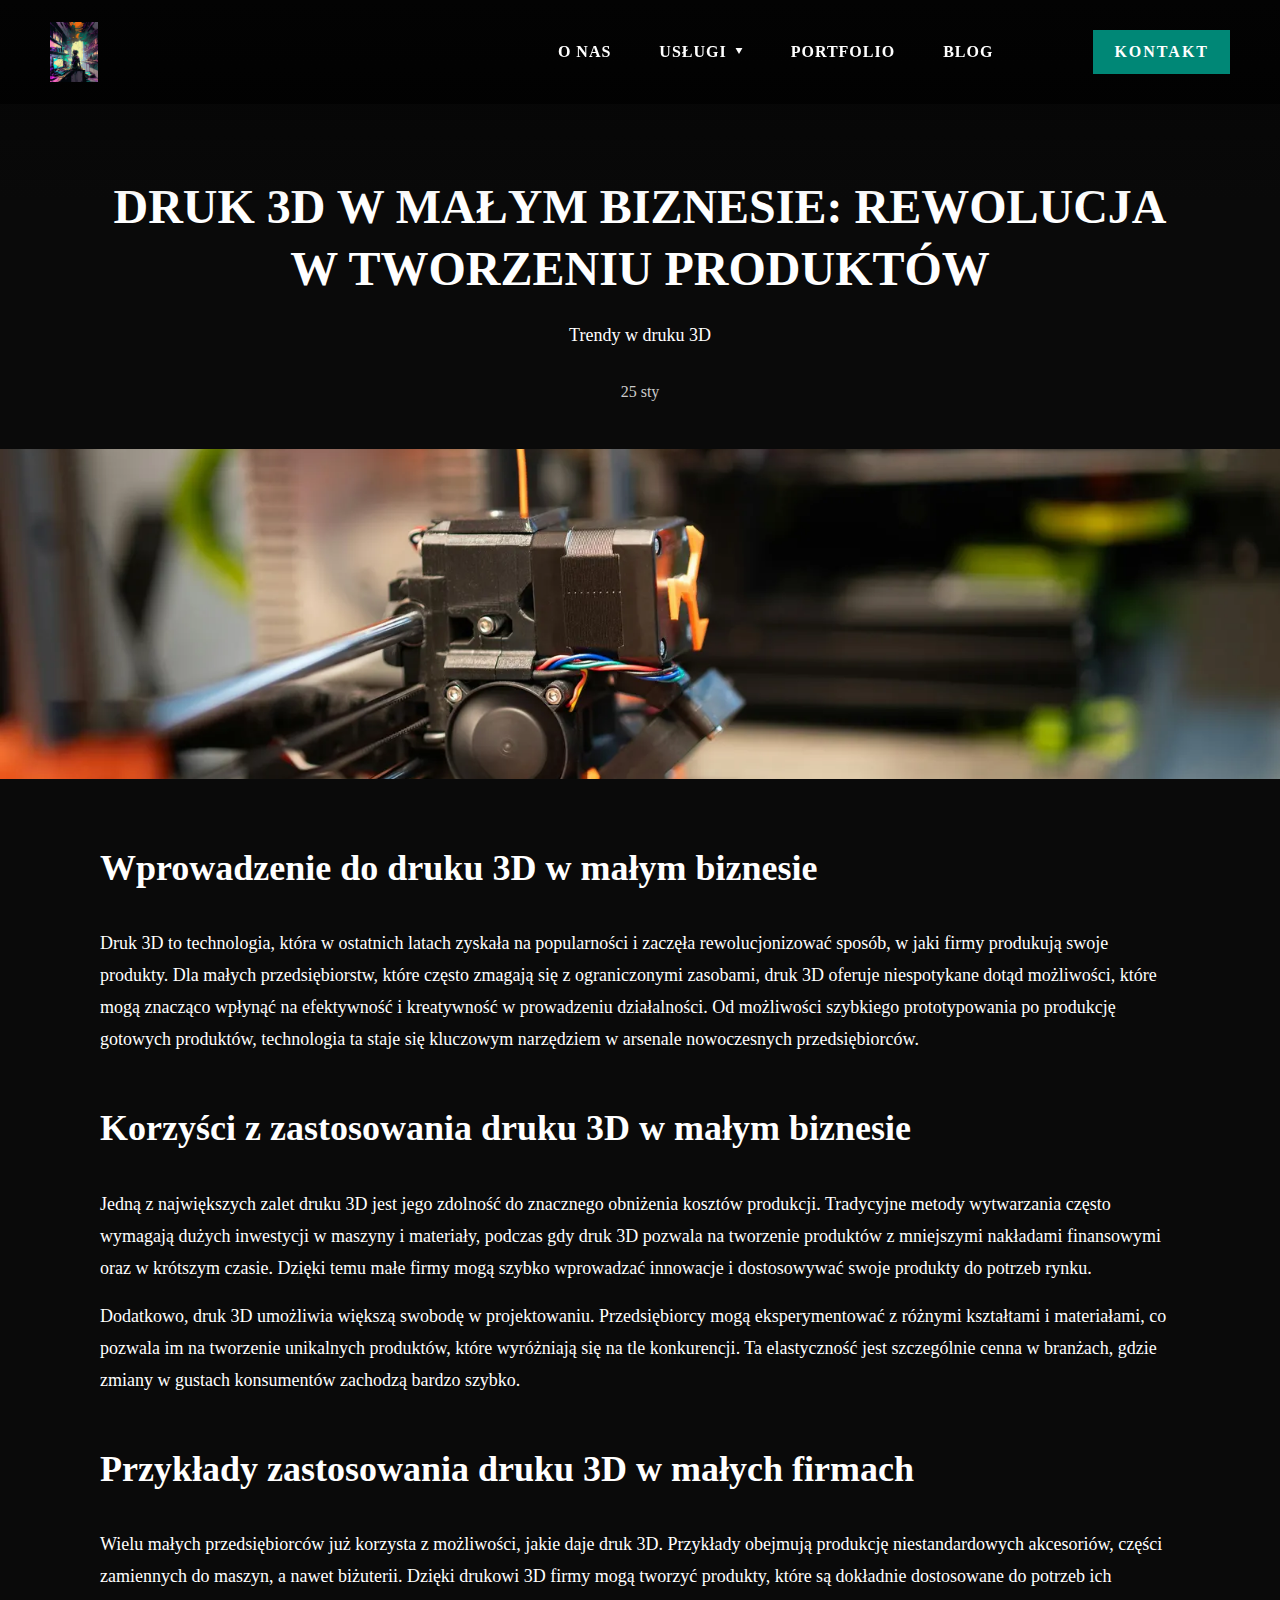
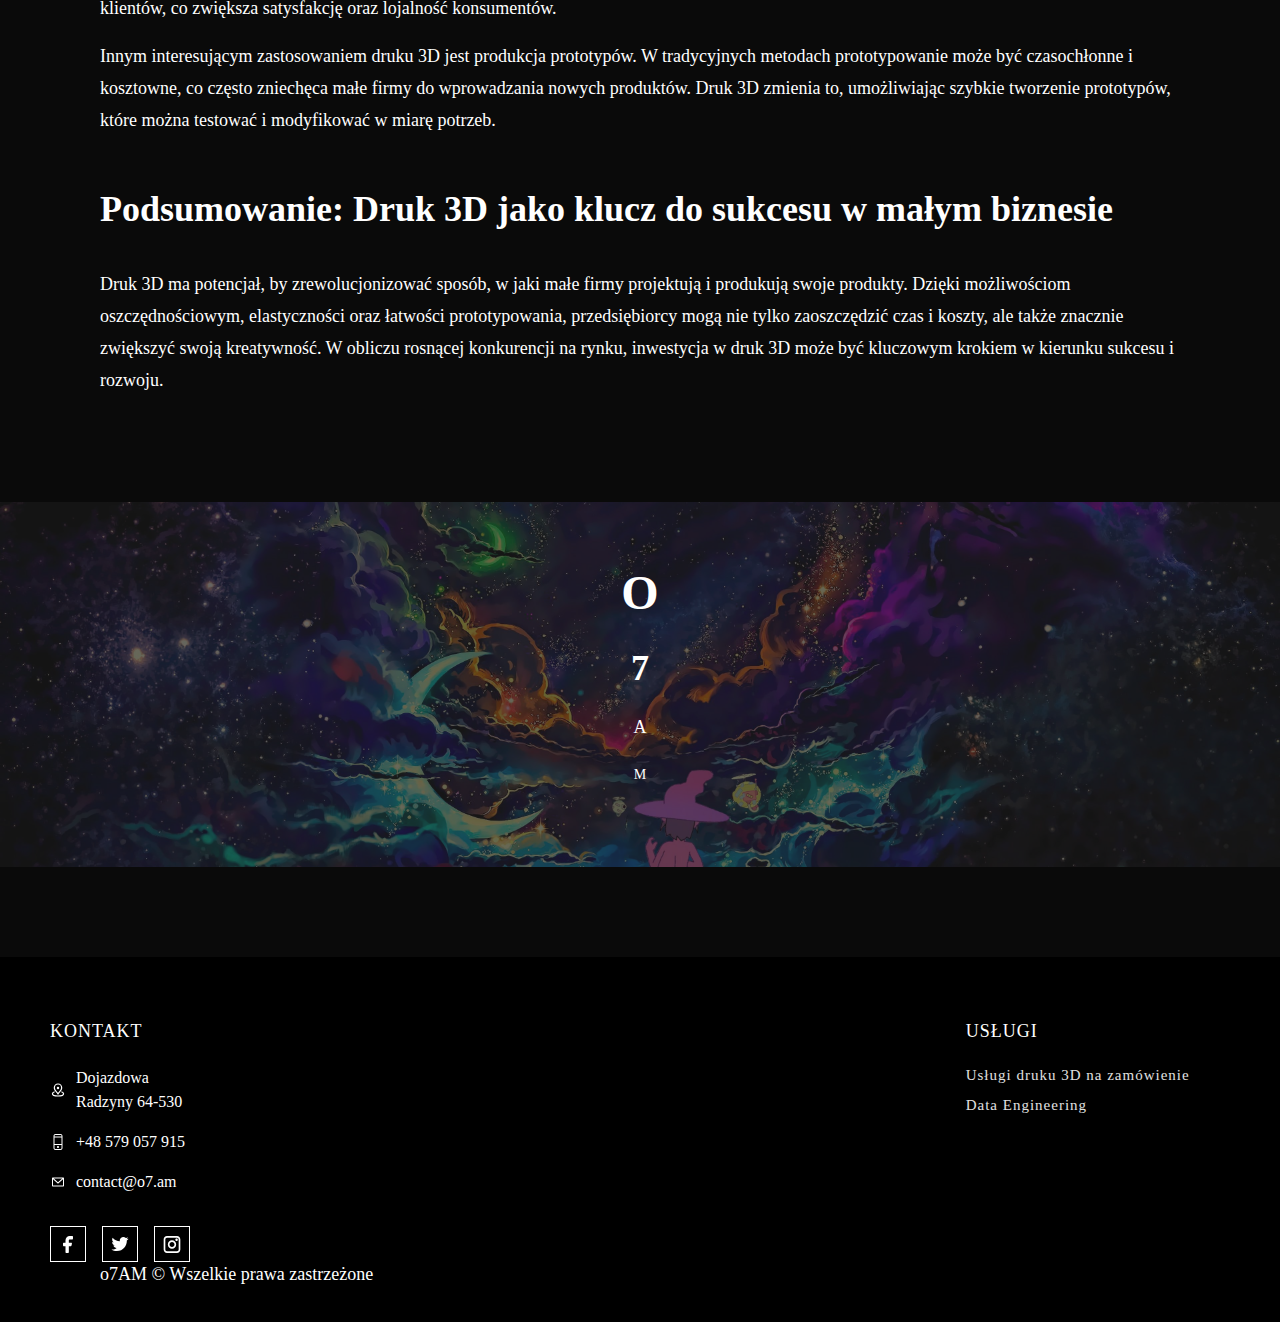
<file: blogs/blog1.html>
<html lang=pl>
    <head>
        <meta charset="utf-8" />
        <meta content="IE=edge" http-equiv="X-UA-Compatible" />
        <title>o7AM | Innowacje w technologii 3D dla Twojego biznesu</title>
        <meta name="description" content="o7AM" />
        <meta property="og:title" content="o7AM" />
        <meta property="og:description" content="o7AM" />
        <meta property="og:url" content="https://o7.am/" />
        <meta property="og:site_name" content="o7AM">
            <meta name="twitter:card" content="summary_large_image" />
            <meta name="twitter:title" content="o7AM" />
            <meta name="twitter:description" content="o7AM" />
            <meta content="#008776" name="theme-color" />
            <meta content="dark" name="theme" />
            
            <link href="../style.css" rel="stylesheet" />
            <link href="https://code.cdn.mozilla.net/fonts/fira.css" rel="stylesheet" />
        </meta>
    <!-- <meta property=og:image content=static/img/cpx/3d printing-12198527-hi_res.webp /> -->
    <!-- <meta name=twitter:image content=static/img/cpx/3d printing-12198527-hi_res.webp> -->
    <!-- <link rel=stylesheet href=presence/static/presence/dark/css/app.css> -->
    <!-- <link rel=icon type=image/svg+xml href=data:image/svg+xml;char5et=utf-8,%3Csvg xmlns='http://www.w3.org/2000/svg' width='16' height='16'%3E%3Ctext x='0' y='14' font-family='Arial' font-size='16' fill='%23008776'%3Eo%3C/text%3E%3C/svg%3E> -->
    </head>
    <body class=single-page>
        <div class=app-container>
            <header class="header">
                <div class="header__container">
                    <a href="../index.html" class="header__logo">
                        <img src="../assets/o7am/alice.png" alt="Logo o7AM">
                      </a>
                    <!-- <a class="header__logo" href="index.html">o7AM</a> -->
                    <div class="header__menu ">
                        <ul class="header__menu-list">
                            <li class="header__menu-item">
                                <a href="../about.html">O nas</a>
                            </li>
                            <li class="header__menu-item has-children">
                                <a href="../services.html">Us&lstrok;ugi</a>
                                <svg class="chevronmenu" width="8" height="6" viewBox="0 0 8 6" fill="none" xmlns="http://www.w3.org/2000/svg">
                                    <path d="M4 6L0.535899 -6.52533e-07L7.4641 -4.68497e-08L4 6Z" fill="white"></path>
                                </svg>
                                <svg class="chevrondisplay" width="8" height="6" viewBox="0 0 8 6" fill="none" xmlns="http://www.w3.org/2000/svg">
                                    <path d="M4 6L0.535899 -6.52533e-07L7.4641 -4.68497e-08L4 6Z" fill="white"></path>
                                </svg>
                                <ul class="header__submenu">
                                    <li class="header__menu-item">
                                        <a href="../services/3d.html">Druk 3d na zam&oacute;wienie</a>
                                    </li>
                                    <li class="header__menu-item">
                                        <a href="../services/de.html">Data Engineering</a>
                                    </li>
                                </ul>
                            </li>
                            <li class="header__menu-item">
                                <a href="../portfolio.html">Portfolio</a>
                            </li>
                            <li class="header__menu-item">
                                <a href="../blog.html">Blog</a>
                            </li>
                        </ul>
                        <a class="header__button" href="../contact.html">Kontakt</a></div>
                    <div class="header__ham"><div class="header__ham-menubtn"></div></div>
                </div>
            </header>

            <!-- ===== BLOG_ENTRY_DETAILS ===== -->
            <div   style="position: relative; pointer-events: auto;"  class="">
                <section class="page-header">
                  <h1>Druk 3D w małym biznesie: rewolucja w tworzeniu produktów</h1>
                  <p>Trendy w druku 3D</p>
                  <span class="date">25 sty</span>
                </section>
      
                
                <div class="wider-photo">
                  <img loading="lazy" src="../assets/blogs/1/entry1.webp" alt="Druk 3D w małym biznesie: rewolucja w tworzeniu produktów">
                </div>
                
      
                <div class="smaller-text">
                  <div class="smaller-text__container"     >
                    <h2>Wprowadzenie do druku 3D w małym biznesie</h2>
                    <p>Druk 3D to technologia, która w ostatnich latach zyskała na popularności i zaczęła rewolucjonizować sposób, w jaki firmy produkują swoje produkty. Dla małych przedsiębiorstw, które często zmagają się z ograniczonymi zasobami, druk 3D oferuje niespotykane dotąd możliwości, które mogą znacząco wpłynąć na efektywność i kreatywność w prowadzeniu działalności. 
                        Od możliwości szybkiego prototypowania po produkcję gotowych produktów, technologia ta staje się kluczowym narzędziem w arsenale nowoczesnych przedsiębiorców.</p>
                        <h2>Korzyści z zastosowania druku 3D w małym biznesie</h2>
                        <p>
                            Jedną z największych zalet druku 3D jest jego zdolność do znacznego obniżenia kosztów produkcji. Tradycyjne metody wytwarzania często wymagają dużych inwestycji w maszyny i materiały, podczas gdy druk 3D pozwala na tworzenie produktów z mniejszymi nakładami finansowymi oraz w krótszym czasie. 
                            Dzięki temu małe firmy mogą szybko wprowadzać innowacje i dostosowywać swoje produkty do potrzeb rynku.
                        </p>
                        <p>
                            Dodatkowo, druk 3D umożliwia większą swobodę w projektowaniu. Przedsiębiorcy mogą eksperymentować z różnymi kształtami i materiałami, co pozwala im na tworzenie unikalnych produktów, które wyróżniają się na tle konkurencji. Ta elastyczność jest szczególnie cenna w branżach, gdzie zmiany w gustach konsumentów zachodzą bardzo szybko.
                        </p>
                        <h2>Przykłady zastosowania druku 3D w małych firmach</h2>
                        <p>
                            Wielu małych przedsiębiorców już korzysta z możliwości, jakie daje druk 3D. Przykłady obejmują produkcję niestandardowych akcesoriów, części zamiennych do maszyn, a nawet biżuterii. Dzięki drukowi 3D firmy mogą tworzyć produkty, które są dokładnie dostosowane do potrzeb ich klientów, co zwiększa satysfakcję oraz lojalność konsumentów.
                        </p>
                        <p>
                            Innym interesującym zastosowaniem druku 3D jest produkcja prototypów. W tradycyjnych metodach prototypowanie może być czasochłonne i kosztowne, co często zniechęca małe firmy do wprowadzania nowych produktów. Druk 3D zmienia to, umożliwiając szybkie tworzenie prototypów, które można testować i modyfikować w miarę potrzeb.
                        </p>
                        <h2>Podsumowanie: Druk 3D jako klucz do sukcesu w małym biznesie</h2>
                        <p>
                            Druk 3D ma potencjał, by zrewolucjonizować sposób, w jaki małe firmy projektują i produkują swoje produkty. Dzięki możliwościom oszczędnościowym, elastyczności oraz łatwości prototypowania, przedsiębiorcy mogą nie tylko zaoszczędzić czas i koszty, ale także znacznie zwiększyć swoją kreatywność. 
                            W obliczu rosnącej konkurencji na rynku, inwestycja w druk 3D może być kluczowym krokiem w kierunku sukcesu i rozwoju.
                        </p>
                  </div>
                </div>
            </div>

            <!-- ===== WONDERLAND_BRAKE ===== -->
            <section class=cta-block imageonright>
                <div class=cta-block__image lazy-background data-bg=../assets/o7am/clancy.jpg></div>
                <div class="cta-block__image lazy-background visible" data-bg="../assets/o7am/clancy.jpg" style="background-image: url(&quot;../assets/o7am/clancy.jpg&quot;);"></div>
                <div class=cta-block__container>
                    <div class=cta-block__text>
                        <h1>o</h1>
                        <h2>7</h2>
                        <p>A</p>
                        <p style="font-size:14px; ">M</p>
                    </div>
                </div>
            </section>


            <footer class="footer">
                <div class="footer__container">

                    <div class="footer__contact" style="position: relative; pointer-events: none;" >
                        <p class="title-menu">
                            <span>Kontakt</span>
                        </p>
                        <a target="_blank" href="" class="footer__contact-item address">
                            <svg width="24" height="26" viewBox="0 0 24 26" fill="none" xmlns="http://www.w3.org/2000/svg">
                                <path d="M5.7 16.25C4.03377 16.9382 3 17.8972 3 18.958C3 21.0523 7.02944 22.75 12 22.75C16.9706 22.75 21 21.0523 21 18.958C21 17.8972 19.9662 16.9382 18.3 16.25M12 9.75H12.01M18 9.75C18 14.1523 13.5 16.25 12 19.5C10.5 16.25 6 14.1523 6 9.75C6 6.16015 8.68629 3.25 12 3.25C15.3137 3.25 18 6.16015 18 9.75ZM13 9.75C13 10.3483 12.5523 10.8333 12 10.8333C11.4477 10.8333 11 10.3483 11 9.75C11 9.1517 11.4477 8.66667 12 8.66667C12.5523 8.66667 13 9.1517 13 9.75Z" stroke="white" stroke-width="2" stroke-linecap="round" stroke-linejoin="round"></path>
                            </svg>
                            <p>
                                <span>Dojazdowa</span>
                                <br>
                                <span>Radzyny</span>
                                <span class="street">
                                    <span>64-530</span>
                                </span>
                            </p>
                        </a>
                        <a href="tel:+48 579 057 915" class="footer__contact-item phone">
                            <svg width="24" height="24" viewBox="0 0 24 24" fill="none" xmlns="http://www.w3.org/2000/svg">
                                <path fill-rule="evenodd" clip-rule="evenodd" d="M17.25 3.75H6.75V3C6.75 2.172 7.422 1.5 8.25 1.5H15.75C16.578 1.5 17.25 2.172 17.25 3V3.75ZM6.75 5.25H17.25V15H6.75V5.25ZM17.25 21C17.25 21.828 16.578 22.5 15.75 22.5H8.25C7.422 22.5 6.75 21.828 6.75 21V16.5H17.25V21ZM15.75 0H8.25C6.59325 0 5.25 1.34325 5.25 3V21C5.25 22.6567 6.59325 24 8.25 24H15.75C17.4067 24 18.75 22.6567 18.75 21V3C18.75 1.34325 17.4067 0 15.75 0ZM12 21C12.828 21 13.5 20.328 13.5 19.5C13.5 18.672 12.828 18 12 18C11.172 18 10.5 18.672 10.5 19.5C10.5 20.328 11.172 21 12 21Z" fill="white"></path>
                            </svg>
                            <p>+48 579 057 915</p>
                        </a>
                        <a href="mailto:contact@o7.am" class="footer__contact-item email">
                            <svg width="24" height="24" viewBox="0 0 24 24" fill="none" xmlns="http://www.w3.org/2000/svg">
                                <path fill-rule="evenodd" clip-rule="evenodd" d="M3.75 5.25L3 6V18L3.75 18.75H20.25L21 18V6L20.25 5.25H3.75ZM4.5 7.6955V17.25H19.5V7.69525L11.9999 14.5136L4.5 7.6955ZM18.3099 6.75H5.68986L11.9999 12.4864L18.3099 6.75Z" fill="white"></path>
                            </svg>
                            <p>contact@o7.am</p>
                        </a>
                        
                        <div class="footer__socials">
                            <a aria-label="Facebook" target="_blank" href="https://facebook.com" class="footer__socials-item">
                                <svg width="10" height="18" viewBox="0 0 10 18" fill="none" xmlns="http://www.w3.org/2000/svg">
                                    <path d="M6.66667 4.38775H9.16667C9.38768 4.38775 9.59964 4.29816 9.75592 4.13869C9.9122 3.97922 10 3.76293 10 3.53741V1.83673C10 1.61121 9.9122 1.39492 9.75592 1.23545C9.59964 1.07598 9.38768 0.986389 9.16667 0.986389H6.66667C5.5616 0.986389 4.50179 1.43433 3.72039 2.23168C2.93899 3.02903 2.5 4.11047 2.5 5.23809V7.78911H0.833333C0.61232 7.78911 0.400358 7.8787 0.244078 8.03817C0.0877975 8.19764 0 8.41393 0 8.63945V10.3401C0 10.5657 0.0877975 10.7819 0.244078 10.9414C0.400358 11.1009 0.61232 11.1905 0.833333 11.1905H2.5V17.1429C2.5 17.3684 2.5878 17.5847 2.74408 17.7441C2.90036 17.9036 3.11232 17.9932 3.33333 17.9932H5C5.22101 17.9932 5.43297 17.9036 5.58926 17.7441C5.74554 17.5847 5.83333 17.3684 5.83333 17.1429V11.1905H7.68333C7.8737 11.1961 8.06021 11.1351 8.21184 11.0175C8.36346 10.8999 8.47104 10.7329 8.51667 10.5442L8.93333 8.84353C8.96424 8.7162 8.96586 8.58331 8.93807 8.45524C8.91027 8.32716 8.85382 8.20739 8.77312 8.10528C8.69242 8.00317 8.58967 7.9215 8.4729 7.86665C8.35612 7.8118 8.2285 7.78526 8.1 7.78911H5.83333V5.23809C5.83333 5.01257 5.92113 4.79628 6.07741 4.63681C6.23369 4.47734 6.44565 4.38775 6.66667 4.38775Z" fill="white"></path>
                                </svg>
                            </a>
                            <a aria-label="X" target="_blank" href="https://x.com" class="footer__socials-item">
                                <svg width="20" height="21" viewBox="0 0 20 21" fill="none" xmlns="http://www.w3.org/2000/svg">
                                    <path fill-rule="evenodd" clip-rule="evenodd" d="M6.29 18.6529C13.837 18.6529 17.965 12.3708 17.965 6.92365C17.965 6.74482 17.965 6.56734 17.953 6.39052C18.756 5.80783 19.449 5.08435 20 4.25653C19.252 4.59008 18.457 4.80881 17.644 4.90525C18.5 4.38987 19.141 3.58019 19.448 2.62478C18.642 3.10499 17.761 3.44391 16.842 3.62575C15.288 1.96609 12.689 1.88568 11.036 3.44688C9.971 4.45353 9.518 5.95442 9.849 7.38602C6.55 7.21925 3.476 5.65406 1.392 3.07918C0.303 4.96286 0.86 7.37173 2.663 8.58131C2.01 8.56222 1.371 8.38559 0.8 8.06613V8.11844C0.801 10.0805 2.178 11.7699 4.092 12.1587C3.488 12.3245 2.854 12.3485 2.24 12.229C2.777 13.9087 4.318 15.0592 6.073 15.0924C4.62 16.2397 2.825 16.8627 0.977 16.8607C0.651 16.8597 0.325 16.8406 0 16.8014C1.877 18.011 4.06 18.6529 6.29 18.6499" fill="white"></path>
                                </svg>
                            </a>
                            <a aria-label="Instagram" target="_blank" href="https://instagram.com" class="footer__socials-item">
                                <svg width="18" height="18" viewBox="0 0 18 18" fill="none" xmlns="http://www.w3.org/2000/svg">
                                    <path fill-rule="evenodd" clip-rule="evenodd" d="M0.666748 4.38775C0.666748 2.50923 2.15913 0.986389 4.00008 0.986389H14.0001C15.841 0.986389 17.3334 2.50923 17.3334 4.38775V14.5918C17.3334 16.4703 15.841 17.9932 14.0001 17.9932H4.00008C2.15913 17.9932 0.666748 16.4703 0.666748 14.5918V4.38775ZM4.00008 2.68707C3.07961 2.68707 2.33341 3.44849 2.33341 4.38775V14.5918C2.33341 15.5311 3.07961 16.2925 4.00008 16.2925H14.0001C14.9206 16.2925 15.6667 15.5311 15.6667 14.5918V4.38775C15.6667 3.44849 14.9206 2.68707 14.0001 2.68707H4.00008ZM9.00008 6.93877C7.61933 6.93877 6.50008 8.08086 6.50008 9.48979C6.50008 10.8987 7.61933 12.0408 9.00008 12.0408C10.3808 12.0408 11.5001 10.8987 11.5001 9.48979C11.5001 8.08086 10.3808 6.93877 9.00008 6.93877ZM4.83341 9.48979C4.83341 7.14164 6.6989 5.23809 9.00008 5.23809C11.3012 5.23809 13.1667 7.14164 13.1667 9.48979C13.1667 11.8379 11.3012 13.7415 9.00008 13.7415C6.6989 13.7415 4.83341 11.8379 4.83341 9.48979ZM13.5834 6.08843C14.2737 6.08843 14.8334 5.51737 14.8334 4.81292C14.8334 4.10847 14.2737 3.53741 13.5834 3.53741C12.8931 3.53741 12.3334 4.10847 12.3334 4.81292C12.3334 5.51737 12.8931 6.08843 13.5834 6.08843Z" fill="white"></path>
                                </svg>
                            </a>
                        </div>    
                    </div>

                    <div class="footer__menu">
                        <p class="title-menu">Us&lstrok;ugi</p>
                        <ul class="footer__menu-list">
                            <li><a href="../services/3d.html">Us&lstrok;ugi druku 3D na zam&oacute;wienie</a></li>
                            <li><a href="../services/de.html">Data Engineering</a></li>
                        </ul>
                    </div>
                    <div class="footer__copyrights">
                        <p class="footer__copyrights-container">o7AM &copy; Wszelkie prawa zastrze&zdot;one</p>
                    </div>
                </div>
            </footer>
        </div>
    </body>
</html>
<script src="../app.js" type="text/javascript"></script>
</file>
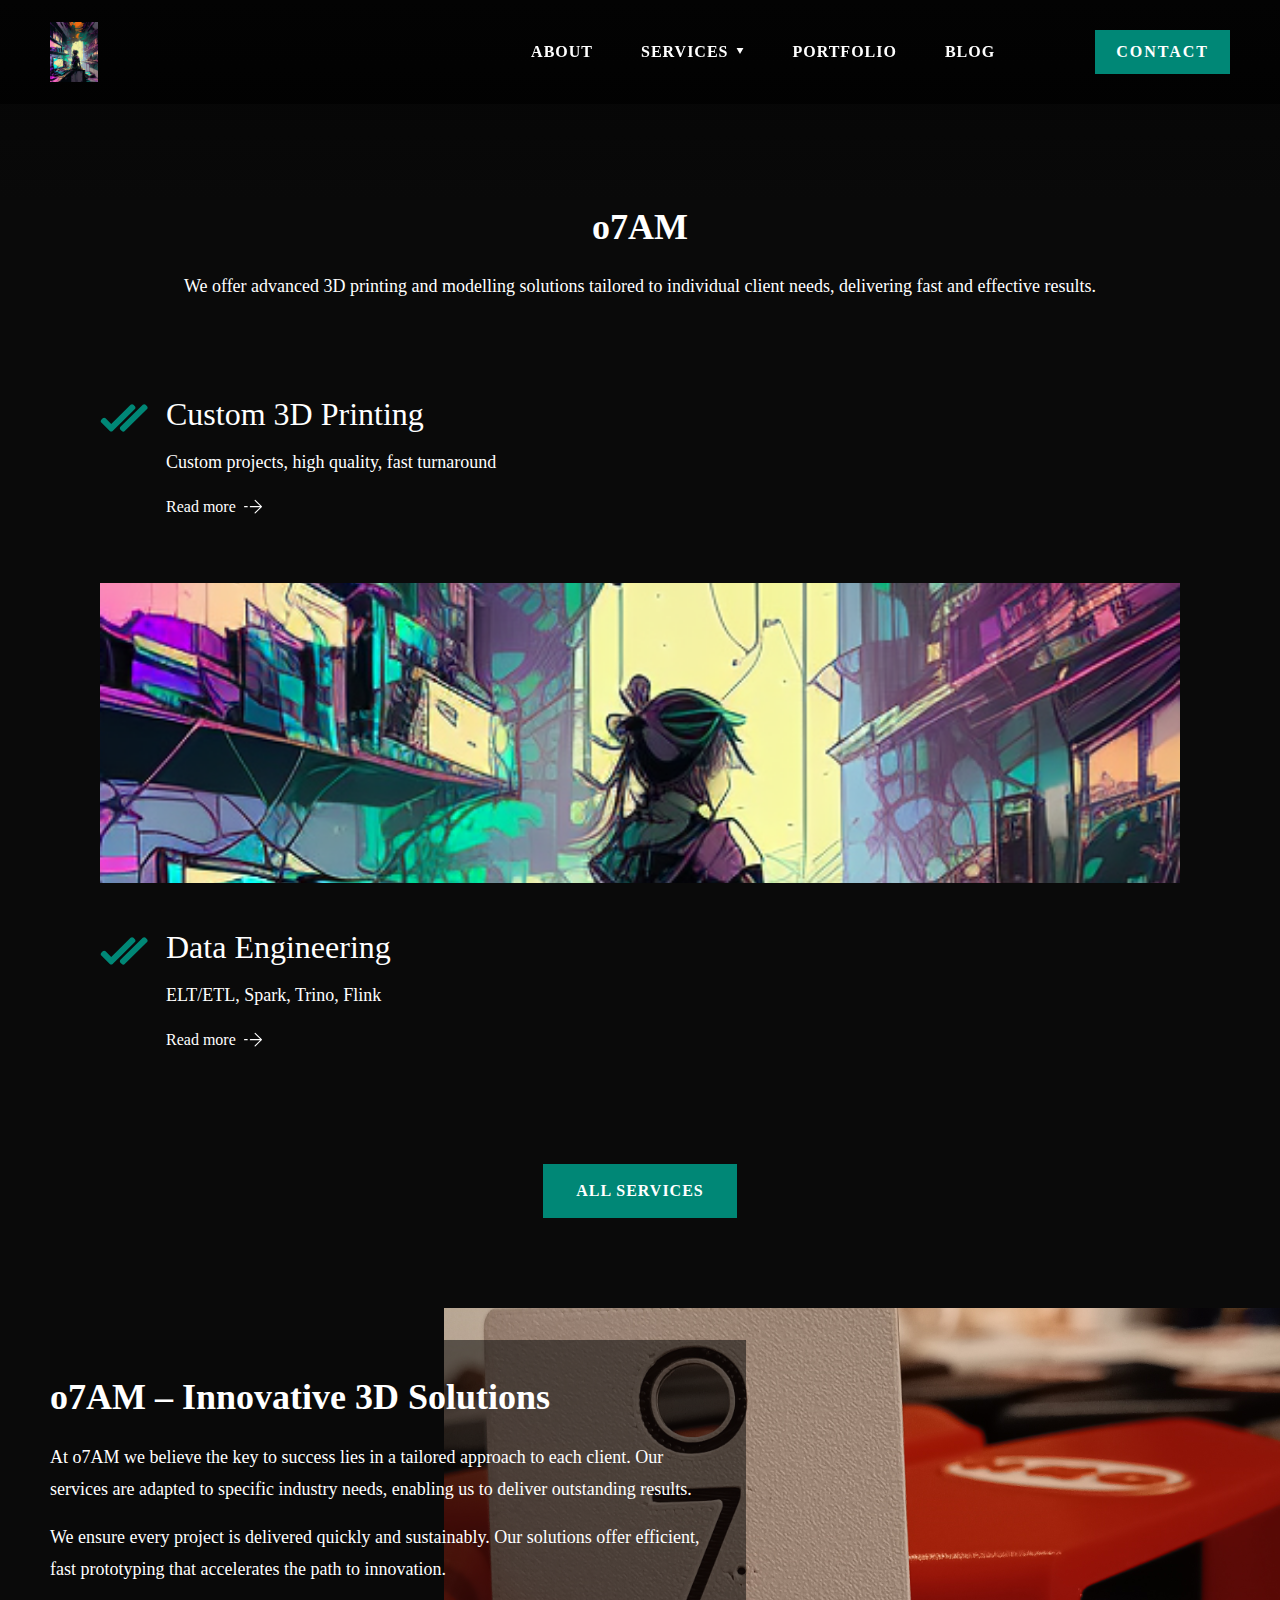
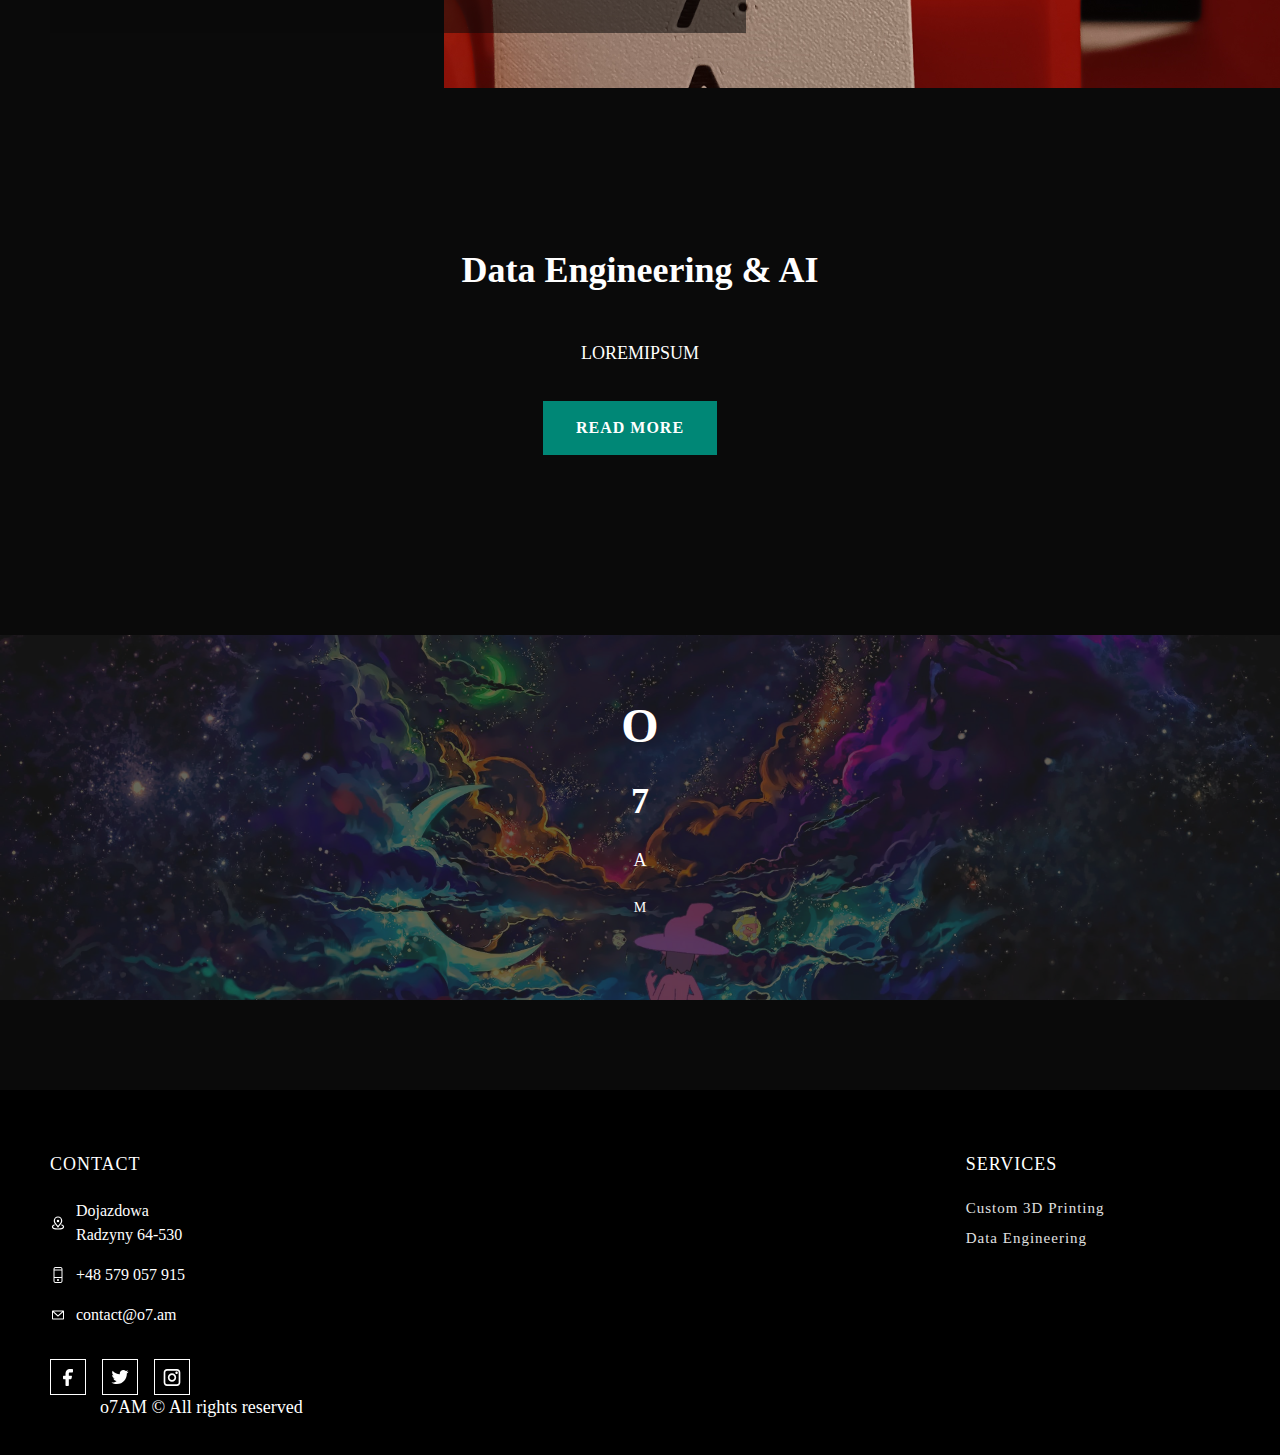
<file: en/about.html>
<html lang="en">
    <head>
        <meta charset="utf-8" />
        <meta content="IE=edge" http-equiv="X-UA-Compatible" />
        <title>About Us | o7AM</title>
        <meta name="description" content="Meet the o7AM team. Innovation in 3D technology, data engineering, and machine learning for business." />
        <meta property="og:title" content="About Us | o7AM" />
        <meta property="og:description" content="Meet the o7AM team. Innovation in 3D technology, data engineering, and machine learning for business." />
        <meta property="og:url" content="https://o7.am/en/about.html" />
        <meta property="og:site_name" content="o7AM">
            <meta name="twitter:card" content="summary_large_image" />
            <meta name="twitter:title" content="About Us | o7AM" />
            <meta name="twitter:description" content="Meet the o7AM team. Innovation in 3D technology, data engineering, and machine learning for business." />
            <meta content="#008776" name="theme-color" />
            <meta content="dark" name="theme" />
            
            <link href="../style.css" rel="stylesheet" />
            <link href="https://code.cdn.mozilla.net/fonts/fira.css" rel="stylesheet" />
        </meta>
        <meta property="og:image" content="https://o7.am/assets/o7am/logo_wide.jpg" />
        <meta name="twitter:image" content="https://o7.am/assets/o7am/logo_wide.jpg" />
        <link rel="canonical" href="https://o7.am/en/about.html" />
    <!-- <link rel=stylesheet href=presence/static/presence/dark/css/app.css> -->
    <!-- <link rel=icon type=image/svg+xml href=data:image/svg+xml;char5et=utf-8,%3Csvg xmlns='http://www.w3.org/2000/svg' width='16' height='16'%3E%3Ctext x='0' y='14' font-family='Arial' font-size='16' fill='%23008776'%3Eo%3C/text%3E%3C/svg%3E> -->
    </head>
    <body class=single-page>
        <div class=app-container>
            <header class="header">
                <div class="header__container">
                    <a href="index.html" class="header__logo">
                        <img src="../assets/o7am/alice.png" alt="o7AM logo">
                      </a>
                    <!-- <a class="header__logo" href="index.html">o7AM</a> -->
                    <div class="header__menu ">
                        <ul class="header__menu-list">
                            <li class="header__menu-item">
                                <a href="about.html">About</a>
                            </li>
                            <li class="header__menu-item has-children">
                                <a href="services.html">Services</a>
                                <svg class="chevronmenu" width="8" height="6" viewBox="0 0 8 6" fill="none" xmlns="http://www.w3.org/2000/svg">
                                    <path d="M4 6L0.535899 -6.52533e-07L7.4641 -4.68497e-08L4 6Z" fill="white"></path>
                                </svg>
                                <svg class="chevrondisplay" width="8" height="6" viewBox="0 0 8 6" fill="none" xmlns="http://www.w3.org/2000/svg">
                                    <path d="M4 6L0.535899 -6.52533e-07L7.4641 -4.68497e-08L4 6Z" fill="white"></path>
                                </svg>
                                <ul class="header__submenu">
                                    <li class="header__menu-item">
                                        <a href="services/3d.html">Custom 3D Printing</a>
                                    </li>
                                    <li class="header__menu-item">
                                        <a href="services/de.html">Data Engineering</a>
                                    </li>
                                </ul>
                            </li>
                            <li class="header__menu-item">
                                <a href="portfolio.html">Portfolio</a>
                            </li>
                            <li class="header__menu-item">
                                <a href="blog.html">Blog</a>
                            </li>
                        </ul>
                        <a class="header__button" href="contact.html">Contact</a></div>
                    <div class="header__ham"><div class="header__ham-menubtn"></div></div>
                </div>
            </header>

            <!-- ===== SERVICES_ALICE_MIDDLE ===== -->
            <section class="text-image-icons">
                <div class="text-image-icons__container">
                    <div class="text-image-icons__header">
                        <h2>o7AM</h2>
                        <p>We offer advanced 3D printing and modelling solutions tailored to individual client needs, delivering fast and effective results.</p>
                    </div>

                    <div class="text-image-icons__content">
                        <div class="text-image-icons__items ">
                            <div class="text-image-icons__item">
                                <svg class="checkmark" width="49" height="48" viewBox="0 0 49 48" fill="none" xmlns="http://www.w3.org/2000/svg">
                                    <path d="M47.0512 16.0357C47.8424 15.2548 47.8426 13.9885 47.0518 13.2073L45.6197 11.7928C44.8289 11.0115 43.5462 11.0113 42.755 11.7921L20.4308 33.8244C19.6397 34.6054 19.6394 35.8718 20.4302 36.653L21.8623 38.0674C22.6531 38.8486 23.9358 38.849 24.727 38.068L47.0512 16.0357Z" fill="#E07100"></path>
                                    <path d="M34.8985 16.0353C35.6895 15.2543 35.6895 13.988 34.8985 13.2069L33.4661 11.7927C32.6751 11.0116 31.3925 11.0116 30.6015 11.7927L11.2329 30.9162L5.60636 25.3608C4.81531 24.5798 3.53275 24.5798 2.7417 25.3608L1.30936 26.775C0.518299 27.5562 0.518301 28.8224 1.30936 29.6036L9.80058 37.9874C10.5916 38.7684 11.8742 38.7684 12.6652 37.9874L34.8985 16.0353Z" fill="#E07100"></path>
                                </svg>
                                <p class="title">Custom 3D Printing</p>
                                <p>Custom projects, high quality, fast turnaround</p>
                                <a href="services/3d.html">
                                    <span>Read more</span>
                                    <svg width="32" height="25" viewBox="0 0 32 25" fill="none" xmlns="http://www.w3.org/2000/svg">
                                        <path d="M1 12.25L12.25 1M1 12.25L12.25 23.5M1 12.25H20.6875M31 12.25H26.3125" stroke="white" stroke-width="2" stroke-linecap="round" stroke-linejoin="round"></path>
                                    </svg>
                                </a>
                            </div>
                        </div>
                        
                        
                        <div class="text-image-icons__image">
                            <img loading="lazy" src="../assets/o7am/alice.png" alt="o7AM logo">
                        </div>
                        
                        
                        <div class="text-image-icons__items nd">
                            <div class="text-image-icons__item">
                                <svg class="checkmark" width="49" height="48" viewBox="0 0 49 48" fill="none" xmlns="http://www.w3.org/2000/svg">
                                    <path d="M47.0512 16.0357C47.8424 15.2548 47.8426 13.9885 47.0518 13.2073L45.6197 11.7928C44.8289 11.0115 43.5462 11.0113 42.755 11.7921L20.4308 33.8244C19.6397 34.6054 19.6394 35.8718 20.4302 36.653L21.8623 38.0674C22.6531 38.8486 23.9358 38.849 24.727 38.068L47.0512 16.0357Z" fill="#E07100"></path>
                                    <path d="M34.8985 16.0353C35.6895 15.2543 35.6895 13.988 34.8985 13.2069L33.4661 11.7927C32.6751 11.0116 31.3925 11.0116 30.6015 11.7927L11.2329 30.9162L5.60636 25.3608C4.81531 24.5798 3.53275 24.5798 2.7417 25.3608L1.30936 26.775C0.518299 27.5562 0.518301 28.8224 1.30936 29.6036L9.80058 37.9874C10.5916 38.7684 11.8742 38.7684 12.6652 37.9874L34.8985 16.0353Z" fill="#E07100"></path>
                                </svg>
                                <p class="title">Data Engineering</p>
                                <p>ELT/ETL, Spark, Trino, Flink</p>

                                <a href="services/de.html">
                                    <span>Read more</span>
                                    <svg width="32" height="25" viewBox="0 0 32 25" fill="none" xmlns="http://www.w3.org/2000/svg">
                                        <path d="M1 12.25L12.25 1M1 12.25L12.25 23.5M1 12.25H20.6875M31 12.25H26.3125" stroke="white" stroke-width="2" stroke-linecap="round" stroke-linejoin="round"></path>
                                    </svg>
                                </a>
                            </div>
                            <!-- <div class="text-image-icons__item">
                                <svg class="checkmark" width="49" height="48" viewBox="0 0 49 48" fill="none" xmlns="http://www.w3.org/2000/svg">
                                    <path d="M47.0512 16.0357C47.8424 15.2548 47.8426 13.9885 47.0518 13.2073L45.6197 11.7928C44.8289 11.0115 43.5462 11.0113 42.755 11.7921L20.4308 33.8244C19.6397 34.6054 19.6394 35.8718 20.4302 36.653L21.8623 38.0674C22.6531 38.8486 23.9358 38.849 24.727 38.068L47.0512 16.0357Z" fill="#E07100"></path>
                                    <path d="M34.8985 16.0353C35.6895 15.2543 35.6895 13.988 34.8985 13.2069L33.4661 11.7927C32.6751 11.0116 31.3925 11.0116 30.6015 11.7927L11.2329 30.9162L5.60636 25.3608C4.81531 24.5798 3.53275 24.5798 2.7417 25.3608L1.30936 26.775C0.518299 27.5562 0.518301 28.8224 1.30936 29.6036L9.80058 37.9874C10.5916 38.7684 11.8742 38.7684 12.6652 37.9874L34.8985 16.0353Z" fill="#E07100"></path>
                                </svg>
                                <p class="title">Analiza danych i optymalizacja procesów druku 3D</p>
                                <p>Poprawa efektywności i jakości procesów druku 3D</p>
                                <a href="services/de.html">
                                    <span>Czytaj więcej</span>
                                    <svg width="32" height="25" viewBox="0 0 32 25" fill="none" xmlns="http://www.w3.org/2000/svg">
                                        <path d="M1 12.25L12.25 1M1 12.25L12.25 23.5M1 12.25H20.6875M31 12.25H26.3125" stroke="white" stroke-width="2" stroke-linecap="round" stroke-linejoin="round"></path>
                                    </svg>
                                </a>
                            </div> -->
                        </div>
                    </div>
                
                    <script>
                        const itemElements = document.querySelectorAll('.text-image-icons__item');
                        const targetElement = document.querySelector('.text-image-icons__items.nd');
                        const elementsToMoveCount = Math.ceil(itemElements.length / 2);
                        const elementsToMove = Array.from(itemElements).slice(-elementsToMoveCount);
                        elementsToMove.forEach(element => {
                            targetElement.appendChild(element);
                        });
                    </script>
                
                    <a class="button-color" href="services.html">
                        All services
                    </a>
                </div>
            </section>


            <!-- ===== ABOUT_PART ===== -->
            <section class="text-image" style="position: relative; pointer-events: auto;" >
                <div class="text-image__container textintoimage ">
                    <div class=text-image__text>
                        <h2>o7AM – Innovative 3D Solutions</h2>
                        <div class=text-image__text-content>
                            <p>At o7AM we believe the key to success lies in a tailored approach to each client. Our services are adapted to specific industry needs, enabling us to deliver outstanding results.</p>
                            <p>We ensure every project is delivered quickly and sustainably. Our solutions offer efficient, fast prototyping that accelerates the path to innovation.</p>
                        </div>
                    </div>
                    <div class=text-image__image>
                        <img loading="lazy" src="../assets/o7am/logo_tall.jpg" alt="o7AM: 3D, Data Engineering and ML for your business">
                    </div>
                </div>
            </section>

            <!-- ===== TEXT_ALL_CENTER ===== -->
            <section class="text-image" noopenhours>
                <div class="text-image__container textonly  ">
                    <div class="text-image__text">
                        <h2>
                            Data Engineering & AI
                        </h2>
                        <div class="text-image-text-content">
                            <p>LOREMIPSUM</p>
                        </div>
                        <div class="buttons-container">
                            <a class="button-color" href="services.html">Read more</a>
                        </div>
                    </div>
                </div>
            </section>


            <!-- ===== WONDERLAND_BRAKE ===== -->
            <section class=cta-block imageonright>
                <div class=cta-block__image lazy-background data-bg="../assets/o7am/clancy.jpg></div>
                <div class="cta-block__image lazy-background visible" data-bg="assets/o7am/clancy.jpg" style="background-image: url(&quot;../assets/o7am/clancy.jpg&quot;);"></div>
                <div class=cta-block__container>
                    <div class=cta-block__text>
                        <h1>o</h1>
                        <h2>7</h2>
                        <p>A</p>
                        <p style="font-size:14px; ">M</p>
                    </div>
                </div>
            </section>


            <footer class="footer">
                <div class="footer__container">

                    <div class="footer__contact" style="position: relative; pointer-events: none;" >
                        <p class="title-menu">
                            <span>Contact</span>
                        </p>
                        <a target="_blank" href="" class="footer__contact-item address">
                            <svg width="24" height="26" viewBox="0 0 24 26" fill="none" xmlns="http://www.w3.org/2000/svg">
                                <path d="M5.7 16.25C4.03377 16.9382 3 17.8972 3 18.958C3 21.0523 7.02944 22.75 12 22.75C16.9706 22.75 21 21.0523 21 18.958C21 17.8972 19.9662 16.9382 18.3 16.25M12 9.75H12.01M18 9.75C18 14.1523 13.5 16.25 12 19.5C10.5 16.25 6 14.1523 6 9.75C6 6.16015 8.68629 3.25 12 3.25C15.3137 3.25 18 6.16015 18 9.75ZM13 9.75C13 10.3483 12.5523 10.8333 12 10.8333C11.4477 10.8333 11 10.3483 11 9.75C11 9.1517 11.4477 8.66667 12 8.66667C12.5523 8.66667 13 9.1517 13 9.75Z" stroke="white" stroke-width="2" stroke-linecap="round" stroke-linejoin="round"></path>
                            </svg>
                            <p>
                                <span>Dojazdowa</span>
                                <br>
                                <span>Radzyny</span>
                                <span class="street">
                                    <span>64-530</span>
                                </span>
                            </p>
                        </a>
                        <a href="tel:+48 579 057 915" class="footer__contact-item phone">
                            <svg width="24" height="24" viewBox="0 0 24 24" fill="none" xmlns="http://www.w3.org/2000/svg">
                                <path fill-rule="evenodd" clip-rule="evenodd" d="M17.25 3.75H6.75V3C6.75 2.172 7.422 1.5 8.25 1.5H15.75C16.578 1.5 17.25 2.172 17.25 3V3.75ZM6.75 5.25H17.25V15H6.75V5.25ZM17.25 21C17.25 21.828 16.578 22.5 15.75 22.5H8.25C7.422 22.5 6.75 21.828 6.75 21V16.5H17.25V21ZM15.75 0H8.25C6.59325 0 5.25 1.34325 5.25 3V21C5.25 22.6567 6.59325 24 8.25 24H15.75C17.4067 24 18.75 22.6567 18.75 21V3C18.75 1.34325 17.4067 0 15.75 0ZM12 21C12.828 21 13.5 20.328 13.5 19.5C13.5 18.672 12.828 18 12 18C11.172 18 10.5 18.672 10.5 19.5C10.5 20.328 11.172 21 12 21Z" fill="white"></path>
                            </svg>
                            <p>+48 579 057 915</p>
                        </a>
                        <a href="mailto:contact@o7.am" class="footer__contact-item email">
                            <svg width="24" height="24" viewBox="0 0 24 24" fill="none" xmlns="http://www.w3.org/2000/svg">
                                <path fill-rule="evenodd" clip-rule="evenodd" d="M3.75 5.25L3 6V18L3.75 18.75H20.25L21 18V6L20.25 5.25H3.75ZM4.5 7.6955V17.25H19.5V7.69525L11.9999 14.5136L4.5 7.6955ZM18.3099 6.75H5.68986L11.9999 12.4864L18.3099 6.75Z" fill="white"></path>
                            </svg>
                            <p>contact@o7.am</p>
                        </a>
                        
                        <div class="footer__socials">
                            <a aria-label="Facebook" target="_blank" href="https://facebook.com" class="footer__socials-item">
                                <svg width="10" height="18" viewBox="0 0 10 18" fill="none" xmlns="http://www.w3.org/2000/svg">
                                    <path d="M6.66667 4.38775H9.16667C9.38768 4.38775 9.59964 4.29816 9.75592 4.13869C9.9122 3.97922 10 3.76293 10 3.53741V1.83673C10 1.61121 9.9122 1.39492 9.75592 1.23545C9.59964 1.07598 9.38768 0.986389 9.16667 0.986389H6.66667C5.5616 0.986389 4.50179 1.43433 3.72039 2.23168C2.93899 3.02903 2.5 4.11047 2.5 5.23809V7.78911H0.833333C0.61232 7.78911 0.400358 7.8787 0.244078 8.03817C0.0877975 8.19764 0 8.41393 0 8.63945V10.3401C0 10.5657 0.0877975 10.7819 0.244078 10.9414C0.400358 11.1009 0.61232 11.1905 0.833333 11.1905H2.5V17.1429C2.5 17.3684 2.5878 17.5847 2.74408 17.7441C2.90036 17.9036 3.11232 17.9932 3.33333 17.9932H5C5.22101 17.9932 5.43297 17.9036 5.58926 17.7441C5.74554 17.5847 5.83333 17.3684 5.83333 17.1429V11.1905H7.68333C7.8737 11.1961 8.06021 11.1351 8.21184 11.0175C8.36346 10.8999 8.47104 10.7329 8.51667 10.5442L8.93333 8.84353C8.96424 8.7162 8.96586 8.58331 8.93807 8.45524C8.91027 8.32716 8.85382 8.20739 8.77312 8.10528C8.69242 8.00317 8.58967 7.9215 8.4729 7.86665C8.35612 7.8118 8.2285 7.78526 8.1 7.78911H5.83333V5.23809C5.83333 5.01257 5.92113 4.79628 6.07741 4.63681C6.23369 4.47734 6.44565 4.38775 6.66667 4.38775Z" fill="white"></path>
                                </svg>
                            </a>
                            <a aria-label="X" target="_blank" href="https://x.com" class="footer__socials-item">
                                <svg width="20" height="21" viewBox="0 0 20 21" fill="none" xmlns="http://www.w3.org/2000/svg">
                                    <path fill-rule="evenodd" clip-rule="evenodd" d="M6.29 18.6529C13.837 18.6529 17.965 12.3708 17.965 6.92365C17.965 6.74482 17.965 6.56734 17.953 6.39052C18.756 5.80783 19.449 5.08435 20 4.25653C19.252 4.59008 18.457 4.80881 17.644 4.90525C18.5 4.38987 19.141 3.58019 19.448 2.62478C18.642 3.10499 17.761 3.44391 16.842 3.62575C15.288 1.96609 12.689 1.88568 11.036 3.44688C9.971 4.45353 9.518 5.95442 9.849 7.38602C6.55 7.21925 3.476 5.65406 1.392 3.07918C0.303 4.96286 0.86 7.37173 2.663 8.58131C2.01 8.56222 1.371 8.38559 0.8 8.06613V8.11844C0.801 10.0805 2.178 11.7699 4.092 12.1587C3.488 12.3245 2.854 12.3485 2.24 12.229C2.777 13.9087 4.318 15.0592 6.073 15.0924C4.62 16.2397 2.825 16.8627 0.977 16.8607C0.651 16.8597 0.325 16.8406 0 16.8014C1.877 18.011 4.06 18.6529 6.29 18.6499" fill="white"></path>
                                </svg>
                            </a>
                            <a aria-label="Instagram" target="_blank" href="https://instagram.com" class="footer__socials-item">
                                <svg width="18" height="18" viewBox="0 0 18 18" fill="none" xmlns="http://www.w3.org/2000/svg">
                                    <path fill-rule="evenodd" clip-rule="evenodd" d="M0.666748 4.38775C0.666748 2.50923 2.15913 0.986389 4.00008 0.986389H14.0001C15.841 0.986389 17.3334 2.50923 17.3334 4.38775V14.5918C17.3334 16.4703 15.841 17.9932 14.0001 17.9932H4.00008C2.15913 17.9932 0.666748 16.4703 0.666748 14.5918V4.38775ZM4.00008 2.68707C3.07961 2.68707 2.33341 3.44849 2.33341 4.38775V14.5918C2.33341 15.5311 3.07961 16.2925 4.00008 16.2925H14.0001C14.9206 16.2925 15.6667 15.5311 15.6667 14.5918V4.38775C15.6667 3.44849 14.9206 2.68707 14.0001 2.68707H4.00008ZM9.00008 6.93877C7.61933 6.93877 6.50008 8.08086 6.50008 9.48979C6.50008 10.8987 7.61933 12.0408 9.00008 12.0408C10.3808 12.0408 11.5001 10.8987 11.5001 9.48979C11.5001 8.08086 10.3808 6.93877 9.00008 6.93877ZM4.83341 9.48979C4.83341 7.14164 6.6989 5.23809 9.00008 5.23809C11.3012 5.23809 13.1667 7.14164 13.1667 9.48979C13.1667 11.8379 11.3012 13.7415 9.00008 13.7415C6.6989 13.7415 4.83341 11.8379 4.83341 9.48979ZM13.5834 6.08843C14.2737 6.08843 14.8334 5.51737 14.8334 4.81292C14.8334 4.10847 14.2737 3.53741 13.5834 3.53741C12.8931 3.53741 12.3334 4.10847 12.3334 4.81292C12.3334 5.51737 12.8931 6.08843 13.5834 6.08843Z" fill="white"></path>
                                </svg>
                            </a>
                        </div>    
                    </div>

                    <div class="footer__menu">
                        <p class="title-menu">Services</p>
                        <ul class="footer__menu-list">
                            <li><a href="services/3d.html">Custom 3D Printing</a></li>
                            <li><a href="services/de.html">Data Engineering</a></li>
                        </ul>
                    </div>
                    <div class="footer__copyrights">
                        <p class="footer__copyrights-container">o7AM &copy; All rights reserved</p>
                    </div>
                </div>
            </footer>
        </div>
    </body>
</html>
<script src="../app.js" type="text/javascript"></script>
</file>
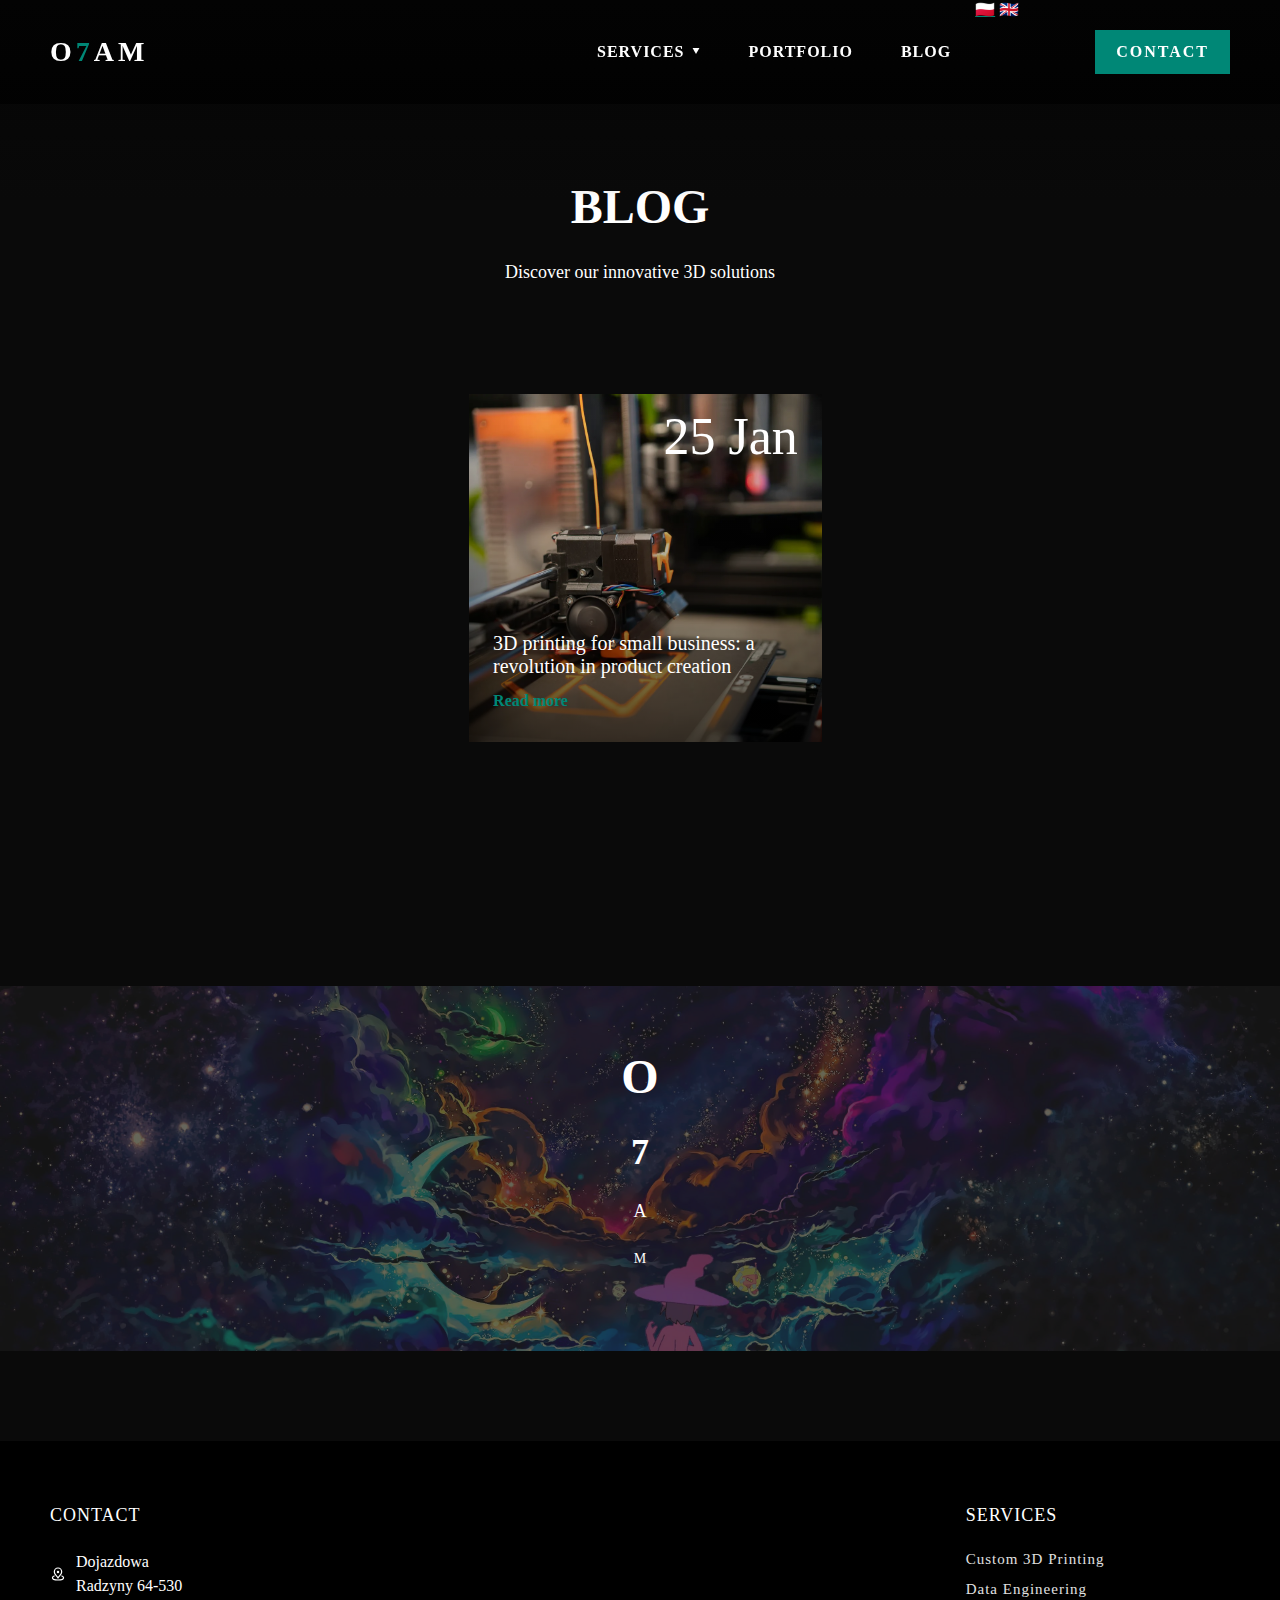
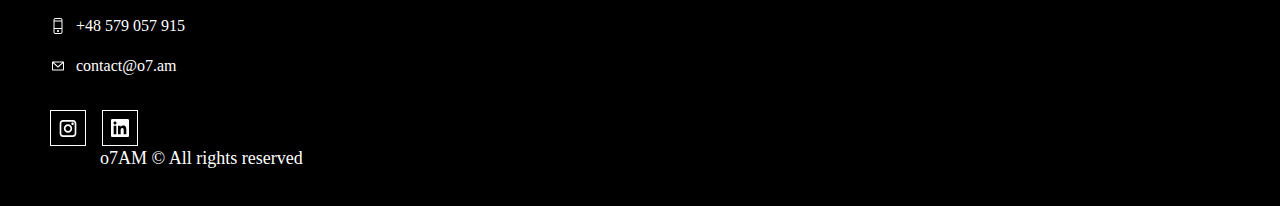
<file: en/blog.html>
<html lang="en">
    <head>
        <meta charset="utf-8" />
        <meta content="IE=edge" http-equiv="X-UA-Compatible" />
        <title>Blog | o7AM</title>
        <meta name="description" content="Articles on 3D printing, Data Engineering, and tech for business." />
        <meta property="og:title" content="Blog | o7AM" />
        <meta property="og:description" content="Articles on 3D printing, Data Engineering, and tech for business." />
        <meta property="og:url" content="https://o7.am/en/blog.html" />
        <meta property="og:site_name" content="o7AM">
            <meta name="twitter:card" content="summary_large_image" />
            <meta name="twitter:title" content="Blog | o7AM" />
            <meta name="twitter:description" content="Articles on 3D printing, Data Engineering, and tech for business." />
            <meta content="#008776" name="theme-color" />
            <meta content="dark" name="theme" />
            
            <link href="../style.css" rel="stylesheet" />
            <link href="https://code.cdn.mozilla.net/fonts/fira.css" rel="stylesheet" />
        </meta>
        <meta property="og:image" content="https://o7.am/assets/o7am/logo_wide.jpg" />
        <meta name="twitter:image" content="https://o7.am/assets/o7am/logo_wide.jpg" />
        <link rel="canonical" href="https://o7.am/en/blog.html" />
        <link rel="alternate" hreflang="pl" href="https://o7.am/blog.html" />
        <link rel="alternate" hreflang="en" href="https://o7.am/en/blog.html" />
        <link rel="alternate" hreflang="x-default" href="https://o7.am/blog.html" />
    <!-- <link rel=stylesheet href=presence/static/presence/dark/css/app.css> -->
    <!-- <link rel=icon type=image/svg+xml href=data:image/svg+xml;char5et=utf-8,%3Csvg xmlns='http://www.w3.org/2000/svg' width='16' height='16'%3E%3Ctext x='0' y='14' font-family='Arial' font-size='16' fill='%23008776'%3Eo%3C/text%3E%3C/svg%3E> -->
    </head>
    <body class=single-page>
        <div class=app-container>
            <header class="header">
                <div class="header__container">
                    <a href="index.html" class="header__logo">o<span class="header__logo-accent">7</span>AM</a>
                    <!-- <a class="header__logo" href="index.html">o7AM</a> -->
                    <div class="header__menu ">
                        <ul class="header__menu-list">
                            <li class="header__menu-item has-children">
                                <a href="services.html">Services</a>
                                <svg class="chevronmenu" width="8" height="6" viewBox="0 0 8 6" fill="none" xmlns="http://www.w3.org/2000/svg">
                                    <path d="M4 6L0.535899 -6.52533e-07L7.4641 -4.68497e-08L4 6Z" fill="white"></path>
                                </svg>
                                <svg class="chevrondisplay" width="8" height="6" viewBox="0 0 8 6" fill="none" xmlns="http://www.w3.org/2000/svg">
                                    <path d="M4 6L0.535899 -6.52533e-07L7.4641 -4.68497e-08L4 6Z" fill="white"></path>
                                </svg>
                                <ul class="header__submenu">
                                    <li class="header__menu-item">
                                        <a href="services/3d.html">Custom 3D Printing</a>
                                    </li>
                                    <li class="header__menu-item">
                                        <a href="services/de.html">Data Engineering</a>
                                    </li>
                                </ul>
                            </li>
                            <li class="header__menu-item">
                                <a href="portfolio.html">Portfolio</a>
                            </li>
                            <li class="header__menu-item">
                                <a href="blog.html">Blog</a>
                            </li>
                        </ul>
                        <nav class="header__lang-switch" aria-label="Language">
                            <a href="../blog.html" class="header__lang" aria-label="Polski" title="Polski">🇵🇱</a>
                            <span class="header__lang header__lang--current" aria-current="true" aria-label="English">🇬🇧</span>
                        </nav>
                        <a class="header__button" href="contact.html">Contact</a></div>
                    <div class="header__ham"><div class="header__ham-menubtn"></div></div>
                </div>
            </header>

            <!-- ===== HEADER_BLOG ===== -->
            <section class="page-header">
                <h1>Blog</h1>
                <p>Discover our innovative 3D solutions</p>
            </section>

            <!-- ===== BLOG_DETAILS ===== -->
            <section class="blog-archive">
                <div class="blog-archive__container">
                    <div class="blog-archive__items">
                        <a class="blog-archive__item" href="blogs/blog1.html">
                            <div class="blog-archive__item-image">
                                <img alt="3D printing for business" src="../assets/blogs/1/entry1.webp" loading="lazy">
                            </div>
                            <div class="blog-archive__item-text">
                                <p class="title">3D printing for small business: a revolution in product creation</p>
                                <span class="read-more">Read more</span>
                            </div>
                            <span class="date">
                                <span class="date__number">25 Jan</span>
                            </span>
                        </a>
                        <!-- NEW ENTRY -->
                        <!-- <a class="blog-archive__item" href="blogs/blog1.html">
                            <div class="blog-archive__item-image">
                                <img alt="Druk biznesie" src="../assets/blogs/entry1.webp" loading="lazy">
                            </div>
                            <div class="blog-archive__item-text">
                                <p class="title">Druk 3D w ma&lstrok;ym biznesie: rewolucja w tworzeniu produkt&oacute;w</p>
                                <span class="read-more">Czytaj wi&eogon;cej</span>
                            </div>
                            <span class="date">
                                <span class="date__number">25 sty</span>
                            </span>
                        </a> -->
                    </div>
                </div>
            </section>


            <!-- ===== WONDERLAND_BRAKE ===== -->
            <section class=cta-block imageonright>
                <div class=cta-block__image lazy-background data-bg="../assets/o7am/clancy.jpg></div>
                <div class="cta-block__image lazy-background visible" data-bg="assets/o7am/clancy.jpg" style="background-image: url(&quot;../assets/o7am/clancy.jpg&quot;);"></div>
                <div class=cta-block__container>
                    <div class=cta-block__text>
                        <h1>o</h1>
                        <h2>7</h2>
                        <p>A</p>
                        <p style="font-size:14px; ">M</p>
                    </div>
                </div>
            </section>


            <footer class="footer">
                <div class="footer__container">

                    <div class="footer__contact" style="position: relative;">
                        <p class="title-menu">
                            <span>Contact</span>
                        </p>
                        <a target="_blank" href="" class="footer__contact-item address">
                            <svg width="24" height="26" viewBox="0 0 24 26" fill="none" xmlns="http://www.w3.org/2000/svg">
                                <path d="M5.7 16.25C4.03377 16.9382 3 17.8972 3 18.958C3 21.0523 7.02944 22.75 12 22.75C16.9706 22.75 21 21.0523 21 18.958C21 17.8972 19.9662 16.9382 18.3 16.25M12 9.75H12.01M18 9.75C18 14.1523 13.5 16.25 12 19.5C10.5 16.25 6 14.1523 6 9.75C6 6.16015 8.68629 3.25 12 3.25C15.3137 3.25 18 6.16015 18 9.75ZM13 9.75C13 10.3483 12.5523 10.8333 12 10.8333C11.4477 10.8333 11 10.3483 11 9.75C11 9.1517 11.4477 8.66667 12 8.66667C12.5523 8.66667 13 9.1517 13 9.75Z" stroke="white" stroke-width="2" stroke-linecap="round" stroke-linejoin="round"></path>
                            </svg>
                            <p>
                                <span>Dojazdowa</span>
                                <br>
                                <span>Radzyny</span>
                                <span class="street">
                                    <span>64-530</span>
                                </span>
                            </p>
                        </a>
                        <a href="tel:+48 579 057 915" class="footer__contact-item phone">
                            <svg width="24" height="24" viewBox="0 0 24 24" fill="none" xmlns="http://www.w3.org/2000/svg">
                                <path fill-rule="evenodd" clip-rule="evenodd" d="M17.25 3.75H6.75V3C6.75 2.172 7.422 1.5 8.25 1.5H15.75C16.578 1.5 17.25 2.172 17.25 3V3.75ZM6.75 5.25H17.25V15H6.75V5.25ZM17.25 21C17.25 21.828 16.578 22.5 15.75 22.5H8.25C7.422 22.5 6.75 21.828 6.75 21V16.5H17.25V21ZM15.75 0H8.25C6.59325 0 5.25 1.34325 5.25 3V21C5.25 22.6567 6.59325 24 8.25 24H15.75C17.4067 24 18.75 22.6567 18.75 21V3C18.75 1.34325 17.4067 0 15.75 0ZM12 21C12.828 21 13.5 20.328 13.5 19.5C13.5 18.672 12.828 18 12 18C11.172 18 10.5 18.672 10.5 19.5C10.5 20.328 11.172 21 12 21Z" fill="white"></path>
                            </svg>
                            <p>+48 579 057 915</p>
                        </a>
                        <a href="mailto:contact@o7.am" class="footer__contact-item email">
                            <svg width="24" height="24" viewBox="0 0 24 24" fill="none" xmlns="http://www.w3.org/2000/svg">
                                <path fill-rule="evenodd" clip-rule="evenodd" d="M3.75 5.25L3 6V18L3.75 18.75H20.25L21 18V6L20.25 5.25H3.75ZM4.5 7.6955V17.25H19.5V7.69525L11.9999 14.5136L4.5 7.6955ZM18.3099 6.75H5.68986L11.9999 12.4864L18.3099 6.75Z" fill="white"></path>
                            </svg>
                            <p>contact@o7.am</p>
                        </a>
                        
                        <div class="footer__socials">
                            <a aria-label="Instagram" target="_blank" href="https://www.instagram.com/__o7am__" class="footer__socials-item">
                                <svg width="18" height="18" viewBox="0 0 18 18" fill="none" xmlns="http://www.w3.org/2000/svg">
                                    <path fill-rule="evenodd" clip-rule="evenodd" d="M0.666748 4.38775C0.666748 2.50923 2.15913 0.986389 4.00008 0.986389H14.0001C15.841 0.986389 17.3334 2.50923 17.3334 4.38775V14.5918C17.3334 16.4703 15.841 17.9932 14.0001 17.9932H4.00008C2.15913 17.9932 0.666748 16.4703 0.666748 14.5918V4.38775ZM4.00008 2.68707C3.07961 2.68707 2.33341 3.44849 2.33341 4.38775V14.5918C2.33341 15.5311 3.07961 16.2925 4.00008 16.2925H14.0001C14.9206 16.2925 15.6667 15.5311 15.6667 14.5918V4.38775C15.6667 3.44849 14.9206 2.68707 14.0001 2.68707H4.00008ZM9.00008 6.93877C7.61933 6.93877 6.50008 8.08086 6.50008 9.48979C6.50008 10.8987 7.61933 12.0408 9.00008 12.0408C10.3808 12.0408 11.5001 10.8987 11.5001 9.48979C11.5001 8.08086 10.3808 6.93877 9.00008 6.93877ZM4.83341 9.48979C4.83341 7.14164 6.6989 5.23809 9.00008 5.23809C11.3012 5.23809 13.1667 7.14164 13.1667 9.48979C13.1667 11.8379 11.3012 13.7415 9.00008 13.7415C6.6989 13.7415 4.83341 11.8379 4.83341 9.48979ZM13.5834 6.08843C14.2737 6.08843 14.8334 5.51737 14.8334 4.81292C14.8334 4.10847 14.2737 3.53741 13.5834 3.53741C12.8931 3.53741 12.3334 4.10847 12.3334 4.81292C12.3334 5.51737 12.8931 6.08843 13.5834 6.08843Z" fill="white"></path>
                                </svg>
                            </a>
                            <a aria-label="LinkedIn" target="_blank" href="https://www.linkedin.com/company/o7-am" class="footer__socials-item">
                                <svg width="18" height="18" viewBox="0 0 24 24" fill="none" xmlns="http://www.w3.org/2000/svg">
                                    <path d="M20.447 20.452h-3.554v-5.569c0-1.328-.027-3.037-1.852-3.037-1.853 0-2.136 1.445-2.136 2.939v5.667H9.351V9h3.414v1.561h.046c.477-.9 1.637-1.85 3.37-1.85 3.601 0 4.267 2.37 4.267 5.455v6.286zM5.337 7.433c-1.144 0-2.063-.926-2.063-2.065 0-1.138.92-2.063 2.063-2.063 1.12 0 2.064.925 2.064 2.063 0 1.139-.944 2.065-2.064 2.065zm1.782 13.019H3.555V9h3.564v11.452zM22.225 0H1.771C.792 0 0 .774 0 1.729v20.542C0 23.227.792 24 1.771 24h20.453C23.2 24 24 23.227 24 22.271V1.729C24 .774 23.2 0 22.222 0h.003z" fill="white"></path>
                                </svg>
                            </a>
                        </div>    
                    </div>

                    <div class="footer__menu">
                        <p class="title-menu">Services</p>
                        <ul class="footer__menu-list">
                            <li><a href="services/3d.html">Custom 3D Printing</a></li>
                            <li><a href="services/de.html">Data Engineering</a></li>
                        </ul>
                    </div>
                    <div class="footer__copyrights">
                        <p class="footer__copyrights-container">o7AM &copy; All rights reserved</p>
                    </div>
                </div>
            </footer>
        </div>
    </body>
</html>
<script src="../app.js" type="text/javascript"></script>
</file>
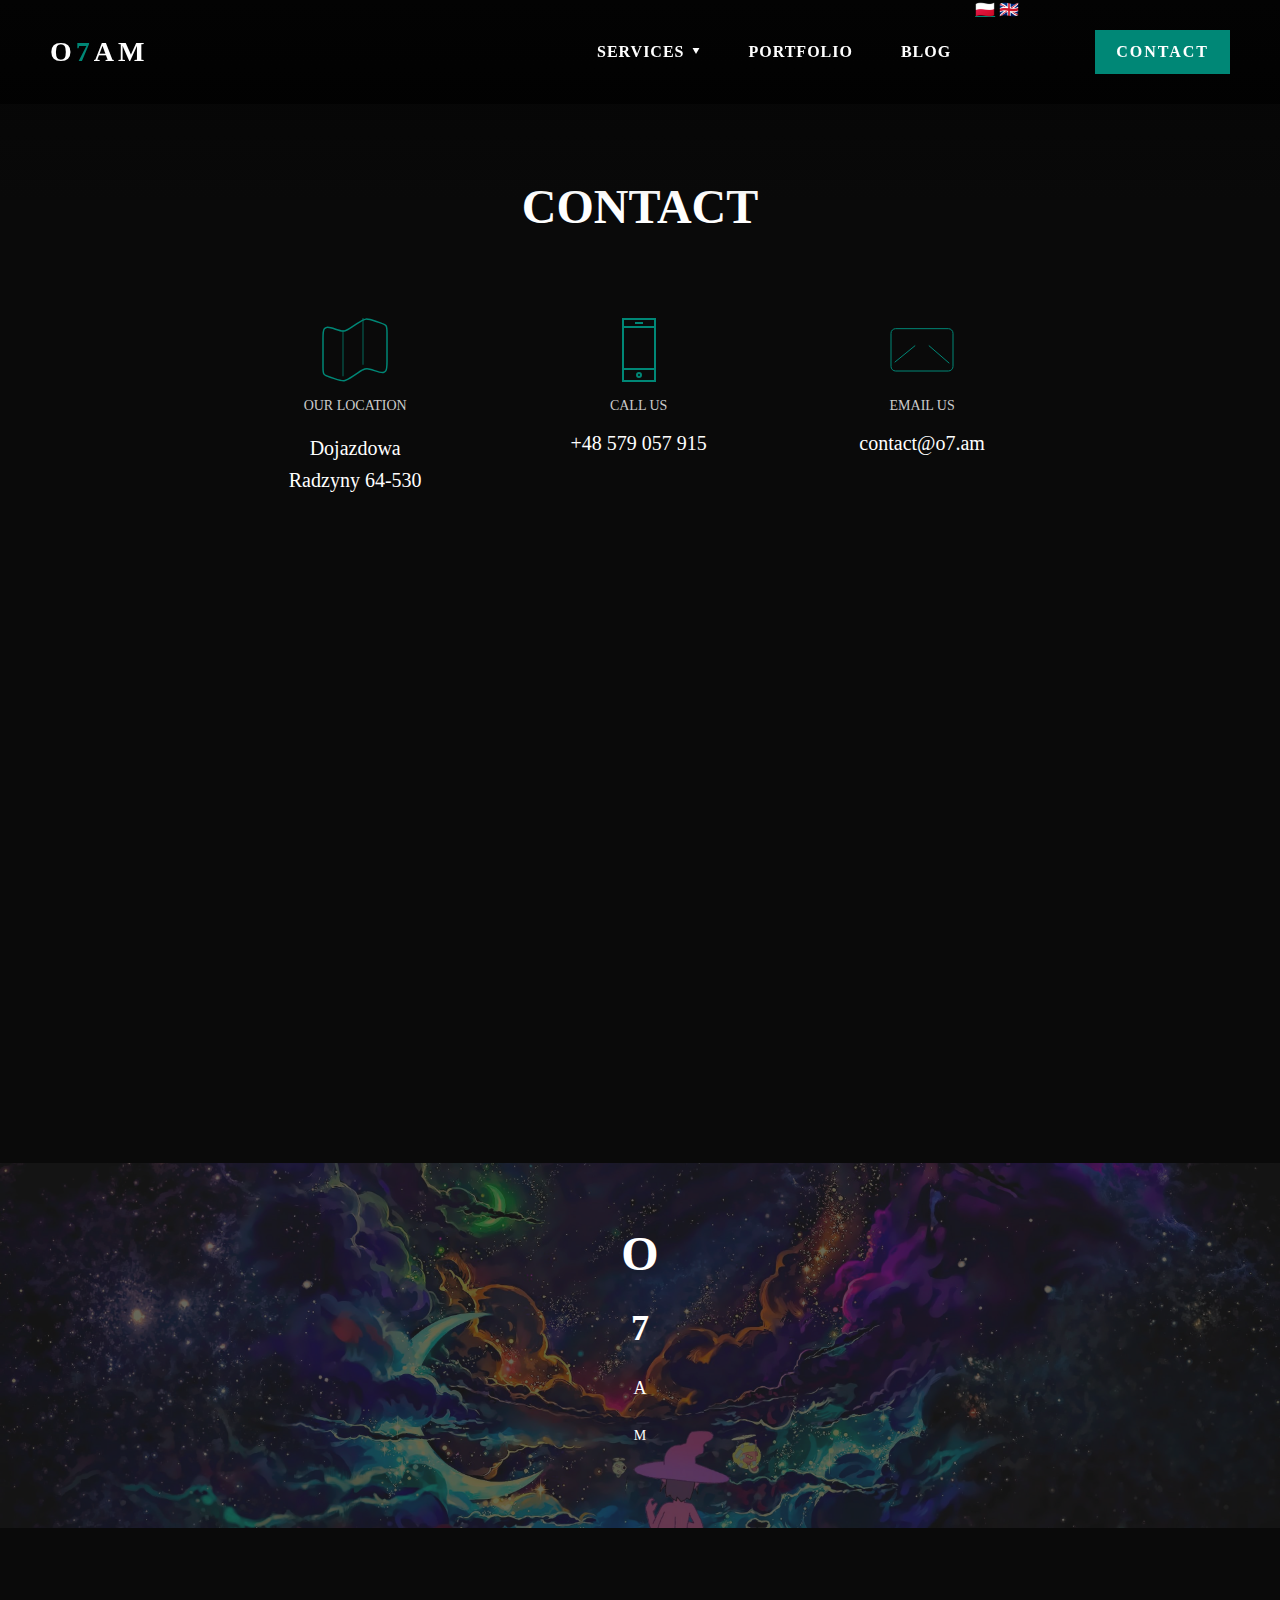
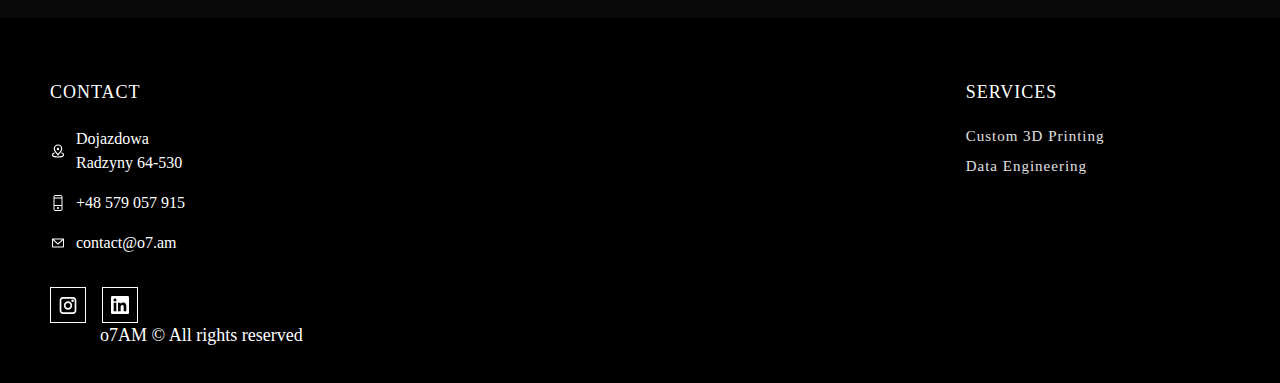
<file: en/contact.html>
<html lang="en">
    <head>
        <!-- Google tag (gtag.js) -->
        <script async src="https://www.googletagmanager.com/gtag/js?id=G-KJ5Y48KL7B"></script>
        <script>
          window.dataLayer = window.dataLayer || [];
          function gtag(){dataLayer.push(arguments);}
          gtag('js', new Date());

          gtag('config', 'G-KJ5Y48KL7B');
        </script>
        <meta charset="utf-8" />
        <meta content="IE=edge" http-equiv="X-UA-Compatible" />
        <title>Contact | o7AM</title>
        <meta name="description" content="Get in touch with o7AM. Radzyń, Poland. 3D printing, Data Engineering, ML." />
        <meta property="og:title" content="Contact | o7AM" />
        <meta property="og:description" content="Get in touch with o7AM. Radzyń, Poland. 3D printing, Data Engineering, ML." />
        <meta property="og:url" content="https://o7.am/en/contact.html" />
        <meta property="og:site_name" content="o7AM">
            <meta name="twitter:card" content="summary_large_image" />
            <meta name="twitter:title" content="Contact | o7AM" />
            <meta name="twitter:description" content="Get in touch with o7AM. Radzyń, Poland. 3D printing, Data Engineering, ML." />
            <meta content="#008776" name="theme-color" />
            <meta content="dark" name="theme" />
            
            <link href="../style.css" rel="stylesheet" />
            <link href="https://code.cdn.mozilla.net/fonts/fira.css" rel="stylesheet" />
        </meta>
        <meta property="og:image" content="https://o7.am/assets/o7am/logo_wide.jpg" />
        <meta name="twitter:image" content="https://o7.am/assets/o7am/logo_wide.jpg" />
        <link rel="canonical" href="https://o7.am/en/contact.html" />
        <link rel="alternate" hreflang="pl" href="https://o7.am/contact.html" />
        <link rel="alternate" hreflang="en" href="https://o7.am/en/contact.html" />
        <link rel="alternate" hreflang="x-default" href="https://o7.am/contact.html" />
    <!-- <link rel=stylesheet href=presence/static/presence/dark/css/app.css> -->
    <!-- <link rel=icon type=image/svg+xml href=data:image/svg+xml;char5et=utf-8,%3Csvg xmlns='http://www.w3.org/2000/svg' width='16' height='16'%3E%3Ctext x='0' y='14' font-family='Arial' font-size='16' fill='%23008776'%3Eo%3C/text%3E%3C/svg%3E> -->
    </head>
    <body class=single-page>
        <div class=app-container>
            <header class="header">
                <div class="header__container">
                    <a href="index.html" class="header__logo">o<span class="header__logo-accent">7</span>AM</a>
                    <!-- <a class="header__logo" href="index.html">o7AM</a> -->
                    <div class="header__menu ">
                        <ul class="header__menu-list">
                            <li class="header__menu-item has-children">
                                <a href="services.html">Services</a>
                                <svg class="chevronmenu" width="8" height="6" viewBox="0 0 8 6" fill="none" xmlns="http://www.w3.org/2000/svg">
                                    <path d="M4 6L0.535899 -6.52533e-07L7.4641 -4.68497e-08L4 6Z" fill="white"></path>
                                </svg>
                                <svg class="chevrondisplay" width="8" height="6" viewBox="0 0 8 6" fill="none" xmlns="http://www.w3.org/2000/svg">
                                    <path d="M4 6L0.535899 -6.52533e-07L7.4641 -4.68497e-08L4 6Z" fill="white"></path>
                                </svg>
                                <ul class="header__submenu">
                                    <li class="header__menu-item">
                                        <a href="services/3d.html">Custom 3D Printing</a>
                                    </li>
                                    <li class="header__menu-item">
                                        <a href="services/de.html">Data Engineering</a>
                                    </li>
                                </ul>
                            </li>
                            <li class="header__menu-item">
                                <a href="portfolio.html">Portfolio</a>
                            </li>
                            <li class="header__menu-item">
                                <a href="blog.html">Blog</a>
                            </li>
                        </ul>
                        <nav class="header__lang-switch" aria-label="Language">
                            <a href="../contact.html" class="header__lang" aria-label="Polski" title="Polski">🇵🇱</a>
                            <span class="header__lang header__lang--current" aria-current="true" aria-label="English">🇬🇧</span>
                        </nav>
                        <a class="header__button" href="contact.html">Contact</a></div>
                    <div class="header__ham"><div class="header__ham-menubtn"></div></div>
                </div>
            </header>

            <!-- ===== HEADER_CONTACT ===== -->
            <section class=page-header>
                <h1>Contact</h1>
            </section>

            <!-- ===== CONTACT_DETAILS ===== -->
            <section class=contact-page>
                <div class=contact-page__container>
                    <div class=contact-page__info>
                        <div class=contact-page__item>
                            <svg width="66" height="64" viewBox="0 0 66 64" fill="none" xmlns="http://www.w3.org/2000/svg">
                                <path d="M1 20.2297C1 14.9904 1 12.3708 2.39605 10.8429C2.8917 10.3004 3.49412 9.86624 4.16548 9.56758C6.05646 8.72633 8.54165 9.55474 13.512 11.2115C17.3067 12.4764 19.2041 13.1089 21.1212 13.0434C21.8254 13.0193 22.5254 12.9256 23.211 12.7635C25.0779 12.3222 26.7419 11.2129 30.0702 8.9941L34.9851 5.71734C39.2485 2.8752 41.3801 1.45415 43.827 1.12647C46.274 0.798794 48.7042 1.60893 53.565 3.22919L57.7065 4.60964C61.2265 5.78301 62.9865 6.36971 63.9934 7.76644C65 9.16317 65 11.0184 65 14.7289V43.6299C65 48.8691 65 51.4888 63.6041 53.0166C63.1084 53.5592 62.5058 53.9933 61.8345 54.292C59.9436 55.1332 57.4583 54.3048 52.488 52.6479C48.6932 51.3832 46.7959 50.7507 44.8788 50.8161C44.1748 50.8403 43.4747 50.9338 42.7892 51.0959C40.9221 51.5371 39.2581 52.6465 35.9298 54.8655L31.0149 58.1419C26.7515 60.9843 24.6199 62.4054 22.1731 62.7329C19.7262 63.0607 17.2958 62.2504 12.435 60.6301L8.29358 59.2499C4.77348 58.0765 3.0134 57.4899 2.00672 56.0929C1 54.6963 1 52.841 1 49.1304V20.2297Z" stroke="#E07100" stroke-width="1.5"></path>
                                <path opacity="0.5" d="M21 12.1289V58.3333" stroke="#E07100" stroke-width="1.5"></path>
                                <path opacity="0.5" d="M41 0V46.6667" stroke="#E07100" stroke-width="1.5"></path>
                            </svg>
                            <span>Our location</span>
                            <p>Dojazdowa<br>Radzyny 64-530</p>
                        </div>


                        <div class=contact-page__item phone>
                            <svg width="64" height="64" viewBox="0 0 64 64" fill="none" xmlns="http://www.w3.org/2000/svg">
                                <path d="M48 1H16V63H48V1Z" stroke="#E07100" stroke-width="2" stroke-miterlimit="10"></path>
                                <path d="M28 5H36" stroke="#E07100" stroke-width="2" stroke-miterlimit="10"></path>
                                <path d="M16 51H48" stroke="#E07100" stroke-width="2" stroke-miterlimit="10"></path>
                                <path d="M16 9H48" stroke="#E07100" stroke-width="2" stroke-miterlimit="10"></path>
                                <path d="M32 59C33.1046 59 34 58.1046 34 57C34 55.8954 33.1046 55 32 55C30.8954 55 30 55.8954 30 57C30 58.1046 30.8954 59 32 59Z" stroke="#E07100" stroke-width="2" stroke-miterlimit="10" stroke-linejoin="bevel"></path>
                            </svg>
                            <span>Call us</span>
                            <a href="tel:+48579057915">+48 579 057 915</a>
                        </div>
                        <div class=contact-page__item>
                            <svg  width=64 height=64 viewBox=0 0 64 64 xmlns=http://www.w3.org/2000/svg fill=#000000><g id=SVGRepo_bgCarrier stroke-width=0></g><g id=SVGRepo_tracerCarrier stroke-linecap=round stroke-linejoin=round></g><g id=SVGRepo_iconCarrier> <defs> <style>.cls-1,.cls-2{fill:none;stroke:var(--primarycolor);stroke-linejoin:round;stroke-width:1px;}.cls-2{stroke-linecap:round;}</style> </defs> <title></title> <g data-name=Layer 2 id=Layer_2> <rect class=cls-1 height=42.33 rx=4.61 ry=4.61 width=62 x=1 y=10.67></rect> <polyline class=cls-2 points=5 16 32 32 59 16></polyline> <line class=cls-2 x1=24.91 x2=5 y1=27.8 y2=44></line> <line class=cls-2 x1=39.09 x2=59 y1=27.8 y2=45></line> </g> </g></svg>
                            <span>Email us</span>
                            <a href=mailto:contact@o7.am>contact@o7.am</a>
                        </div>

                    </div>
                </div>
            </section>
            

            <!-- ===== MAP ===== -->
            <div class="footer__map">
                <iframe aria-label="Dojazdowa,1" loading="lazy" polska radzyny%20;polska&amp;#038;t="m&amp;#038;z=15&amp;#038;output=embed&amp;#038;iwloc=near" radzyny, src="https://maps.google.com/maps?q=Dojazdowa," title="Dojazdowa,">
                </iframe>
            </div>

            <!-- ===== WONDERLAND_BRAKE ===== -->
            <section class=cta-block imageonright>
                <div class=cta-block__image lazy-background data-bg="../assets/o7am/clancy.jpg></div>
                <div class="cta-block__image lazy-background visible" data-bg="assets/o7am/clancy.jpg" style="background-image: url(&quot;../assets/o7am/clancy.jpg&quot;);"></div>
                <div class=cta-block__container>
                    <div class=cta-block__text>
                        <h1>o</h1>
                        <h2>7</h2>
                        <p>A</p>
                        <p style="font-size:14px; ">M</p>
                    </div>
                </div>
            </section>


            <footer class="footer">
                <div class="footer__container">

                    <div class="footer__contact" style="position: relative;">
                        <p class="title-menu">
                            <span>Contact</span>
                        </p>
                        <a target="_blank" href="" class="footer__contact-item address">
                            <svg width="24" height="26" viewBox="0 0 24 26" fill="none" xmlns="http://www.w3.org/2000/svg">
                                <path d="M5.7 16.25C4.03377 16.9382 3 17.8972 3 18.958C3 21.0523 7.02944 22.75 12 22.75C16.9706 22.75 21 21.0523 21 18.958C21 17.8972 19.9662 16.9382 18.3 16.25M12 9.75H12.01M18 9.75C18 14.1523 13.5 16.25 12 19.5C10.5 16.25 6 14.1523 6 9.75C6 6.16015 8.68629 3.25 12 3.25C15.3137 3.25 18 6.16015 18 9.75ZM13 9.75C13 10.3483 12.5523 10.8333 12 10.8333C11.4477 10.8333 11 10.3483 11 9.75C11 9.1517 11.4477 8.66667 12 8.66667C12.5523 8.66667 13 9.1517 13 9.75Z" stroke="white" stroke-width="2" stroke-linecap="round" stroke-linejoin="round"></path>
                            </svg>
                            <p>
                                <span>Dojazdowa</span>
                                <br>
                                <span>Radzyny</span>
                                <span class="street">
                                    <span>64-530</span>
                                </span>
                            </p>
                        </a>
                        <a href="tel:+48 579 057 915" class="footer__contact-item phone">
                            <svg width="24" height="24" viewBox="0 0 24 24" fill="none" xmlns="http://www.w3.org/2000/svg">
                                <path fill-rule="evenodd" clip-rule="evenodd" d="M17.25 3.75H6.75V3C6.75 2.172 7.422 1.5 8.25 1.5H15.75C16.578 1.5 17.25 2.172 17.25 3V3.75ZM6.75 5.25H17.25V15H6.75V5.25ZM17.25 21C17.25 21.828 16.578 22.5 15.75 22.5H8.25C7.422 22.5 6.75 21.828 6.75 21V16.5H17.25V21ZM15.75 0H8.25C6.59325 0 5.25 1.34325 5.25 3V21C5.25 22.6567 6.59325 24 8.25 24H15.75C17.4067 24 18.75 22.6567 18.75 21V3C18.75 1.34325 17.4067 0 15.75 0ZM12 21C12.828 21 13.5 20.328 13.5 19.5C13.5 18.672 12.828 18 12 18C11.172 18 10.5 18.672 10.5 19.5C10.5 20.328 11.172 21 12 21Z" fill="white"></path>
                            </svg>
                            <p>+48 579 057 915</p>
                        </a>
                        <a href="mailto:contact@o7.am" class="footer__contact-item email">
                            <svg width="24" height="24" viewBox="0 0 24 24" fill="none" xmlns="http://www.w3.org/2000/svg">
                                <path fill-rule="evenodd" clip-rule="evenodd" d="M3.75 5.25L3 6V18L3.75 18.75H20.25L21 18V6L20.25 5.25H3.75ZM4.5 7.6955V17.25H19.5V7.69525L11.9999 14.5136L4.5 7.6955ZM18.3099 6.75H5.68986L11.9999 12.4864L18.3099 6.75Z" fill="white"></path>
                            </svg>
                            <p>contact@o7.am</p>
                        </a>
                        
                        <div class="footer__socials">
                            <a aria-label="Instagram" target="_blank" href="https://www.instagram.com/__o7am__" class="footer__socials-item">
                                <svg width="18" height="18" viewBox="0 0 18 18" fill="none" xmlns="http://www.w3.org/2000/svg">
                                    <path fill-rule="evenodd" clip-rule="evenodd" d="M0.666748 4.38775C0.666748 2.50923 2.15913 0.986389 4.00008 0.986389H14.0001C15.841 0.986389 17.3334 2.50923 17.3334 4.38775V14.5918C17.3334 16.4703 15.841 17.9932 14.0001 17.9932H4.00008C2.15913 17.9932 0.666748 16.4703 0.666748 14.5918V4.38775ZM4.00008 2.68707C3.07961 2.68707 2.33341 3.44849 2.33341 4.38775V14.5918C2.33341 15.5311 3.07961 16.2925 4.00008 16.2925H14.0001C14.9206 16.2925 15.6667 15.5311 15.6667 14.5918V4.38775C15.6667 3.44849 14.9206 2.68707 14.0001 2.68707H4.00008ZM9.00008 6.93877C7.61933 6.93877 6.50008 8.08086 6.50008 9.48979C6.50008 10.8987 7.61933 12.0408 9.00008 12.0408C10.3808 12.0408 11.5001 10.8987 11.5001 9.48979C11.5001 8.08086 10.3808 6.93877 9.00008 6.93877ZM4.83341 9.48979C4.83341 7.14164 6.6989 5.23809 9.00008 5.23809C11.3012 5.23809 13.1667 7.14164 13.1667 9.48979C13.1667 11.8379 11.3012 13.7415 9.00008 13.7415C6.6989 13.7415 4.83341 11.8379 4.83341 9.48979ZM13.5834 6.08843C14.2737 6.08843 14.8334 5.51737 14.8334 4.81292C14.8334 4.10847 14.2737 3.53741 13.5834 3.53741C12.8931 3.53741 12.3334 4.10847 12.3334 4.81292C12.3334 5.51737 12.8931 6.08843 13.5834 6.08843Z" fill="white"></path>
                                </svg>
                            </a>
                            <a aria-label="LinkedIn" target="_blank" href="https://www.linkedin.com/company/o7-am" class="footer__socials-item">
                                <svg width="18" height="18" viewBox="0 0 24 24" fill="none" xmlns="http://www.w3.org/2000/svg">
                                    <path d="M20.447 20.452h-3.554v-5.569c0-1.328-.027-3.037-1.852-3.037-1.853 0-2.136 1.445-2.136 2.939v5.667H9.351V9h3.414v1.561h.046c.477-.9 1.637-1.85 3.37-1.85 3.601 0 4.267 2.37 4.267 5.455v6.286zM5.337 7.433c-1.144 0-2.063-.926-2.063-2.065 0-1.138.92-2.063 2.063-2.063 1.12 0 2.064.925 2.064 2.063 0 1.139-.944 2.065-2.064 2.065zm1.782 13.019H3.555V9h3.564v11.452zM22.225 0H1.771C.792 0 0 .774 0 1.729v20.542C0 23.227.792 24 1.771 24h20.453C23.2 24 24 23.227 24 22.271V1.729C24 .774 23.2 0 22.222 0h.003z" fill="white"></path>
                                </svg>
                            </a>
                        </div>    
                    </div>

                    <div class="footer__menu">
                        <p class="title-menu">Services</p>
                        <ul class="footer__menu-list">
                            <li><a href="services/3d.html">Custom 3D Printing</a></li>
                            <li><a href="services/de.html">Data Engineering</a></li>
                        </ul>
                    </div>
                    <div class="footer__copyrights">
                        <p class="footer__copyrights-container">o7AM &copy; All rights reserved</p>
                    </div>
                </div>
            </footer>
        </div>
    </body>
</html>
<script src="../app.js" type="text/javascript"></script>
</file>
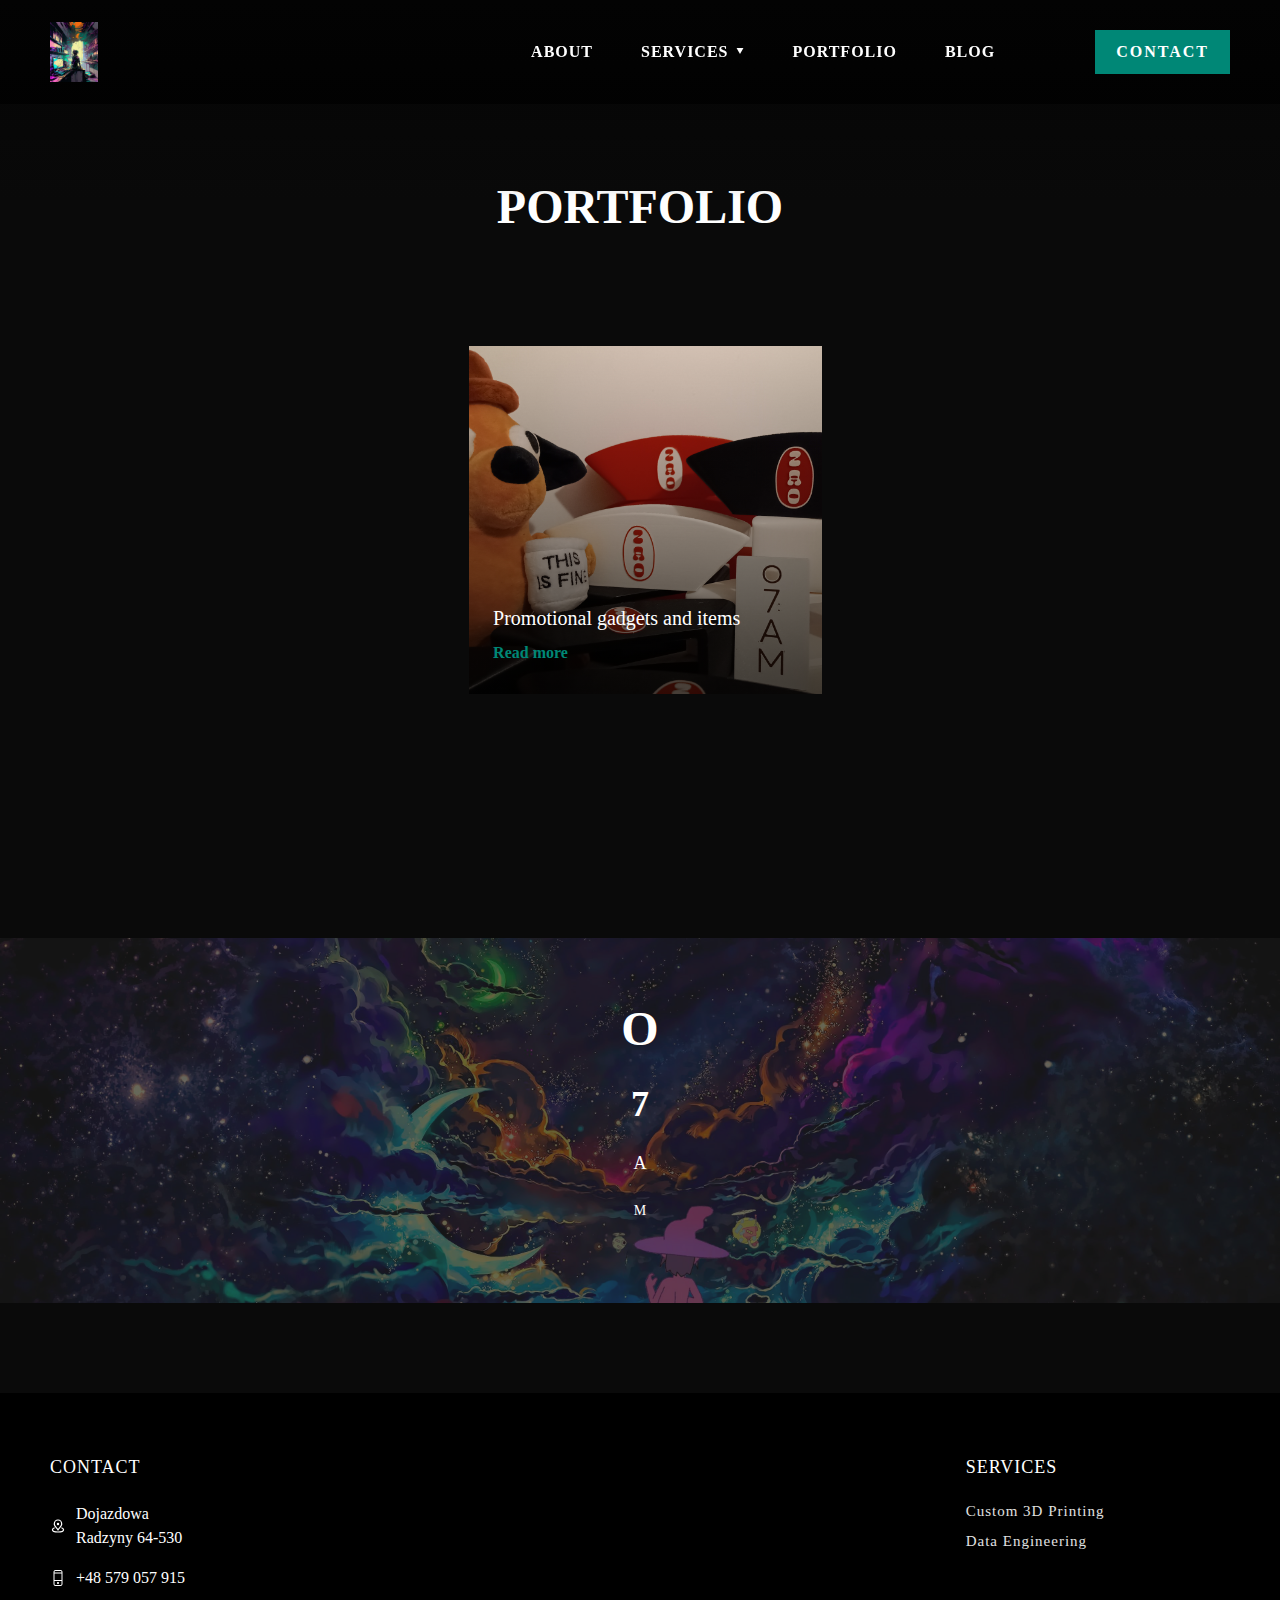
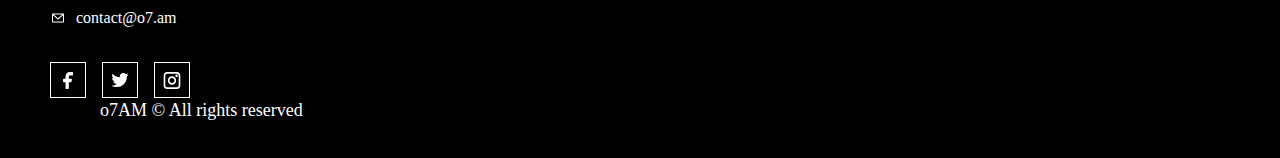
<file: en/portfolio.html>
<html lang="en">
    <head>
        <meta charset="utf-8" />
        <meta content="IE=edge" http-equiv="X-UA-Compatible" />
        <title>Portfolio | o7AM</title>
        <meta name="description" content="o7AM projects: 3D prints, promotional gadgets, data and ML implementations." />
        <meta property="og:title" content="Portfolio | o7AM" />
        <meta property="og:description" content="o7AM projects: 3D prints, promotional gadgets, data and ML implementations." />
        <meta property="og:url" content="https://o7.am/en/portfolio.html" />
        <meta property="og:site_name" content="o7AM">
            <meta name="twitter:card" content="summary_large_image" />
            <meta name="twitter:title" content="Portfolio | o7AM" />
            <meta name="twitter:description" content="o7AM projects: 3D prints, promotional gadgets, data and ML implementations." />
            <meta content="#008776" name="theme-color" />
            <meta content="dark" name="theme" />
            
            <link href="../style.css" rel="stylesheet" />
            <link href="https://code.cdn.mozilla.net/fonts/fira.css" rel="stylesheet" />
        </meta>
        <meta property="og:image" content="https://o7.am/assets/o7am/logo_wide.jpg" />
        <meta name="twitter:image" content="https://o7.am/assets/o7am/logo_wide.jpg" />
        <link rel="canonical" href="https://o7.am/en/portfolio.html" />
    <!-- <link rel=stylesheet href=presence/static/presence/dark/css/app.css> -->
    <!-- <link rel=icon type=image/svg+xml href=data:image/svg+xml;char5et=utf-8,%3Csvg xmlns='http://www.w3.org/2000/svg' width='16' height='16'%3E%3Ctext x='0' y='14' font-family='Arial' font-size='16' fill='%23008776'%3Eo%3C/text%3E%3C/svg%3E> -->
    </head>
    <body class=single-page>
        <div class=app-container>
            <header class="header">
                <div class="header__container">
                    <a href="index.html" class="header__logo">
                        <img src="../assets/o7am/alice.png" alt="o7AM logo">
                      </a>
                    <!-- <a class="header__logo" href="index.html">o7AM</a> -->
                    <div class="header__menu ">
                        <ul class="header__menu-list">
                            <li class="header__menu-item">
                                <a href="about.html">About</a>
                            </li>
                            <li class="header__menu-item has-children">
                                <a href="services.html">Services</a>
                                <svg class="chevronmenu" width="8" height="6" viewBox="0 0 8 6" fill="none" xmlns="http://www.w3.org/2000/svg">
                                    <path d="M4 6L0.535899 -6.52533e-07L7.4641 -4.68497e-08L4 6Z" fill="white"></path>
                                </svg>
                                <svg class="chevrondisplay" width="8" height="6" viewBox="0 0 8 6" fill="none" xmlns="http://www.w3.org/2000/svg">
                                    <path d="M4 6L0.535899 -6.52533e-07L7.4641 -4.68497e-08L4 6Z" fill="white"></path>
                                </svg>
                                <ul class="header__submenu">
                                    <li class="header__menu-item">
                                        <a href="services/3d.html">Custom 3D Printing</a>
                                    </li>
                                    <li class="header__menu-item">
                                        <a href="services/de.html">Data Engineering</a>
                                    </li>
                                </ul>
                            </li>
                            <li class="header__menu-item">
                                <a href="portfolio.html">Portfolio</a>
                            </li>
                            <li class="header__menu-item">
                                <a href="blog.html">Blog</a>
                            </li>
                        </ul>
                        <a class="header__button" href="contact.html">Contact</a></div>
                    <div class="header__ham"><div class="header__ham-menubtn"></div></div>
                </div>
            </header>

            <!-- ===== HEADER_PORTFOLIO ===== -->
            <section class=page-header>
                <h1>Portfolio</h1>
            </section>

            <!-- ===== PORTFOLIO_DETAILS ===== -->
            <section class=blog-archive>
                <div class=blog-archive__container>
                    <div class=blog-archive__items>
                        <a href=portfolios/3d_prints.html
                            class=blog-archive__item>
                            <div class=blog-archive__item-image>
                                <img loading=lazy src="../assets/portfolios/1/cover.jpg" alt="Promotional gadgets and items">
                            </div>
                            <div class=blog-archive__item-text>
                                <p class=title>Promotional gadgets and items</p>
                                <span class=read-more>Read more</span>
                            </div>
                        </a>

                        <!-- NEW ENTRY -->
                        <!-- <a href=portfolio/drukowanie-prototypow-dla-branzy
                            class=blog-archive__item>
                            <div class=blog-archive__item-image>
                                <img loading=lazy src=assets/portfolios/1/entry1.jpg alt=Drukowanie prototypów dla branży motoryzacyjnej>
                            </div>
                            <div class=blog-archive__item-text>
                                <p class=title>Drukowanie prototypów dla branży motoryzacyjnej</p>
                                <span class=read-more>Czytaj więcej</span>
                            </div>
                        </a> -->
                    </div>
                </div>
            </section>
            


            <!-- ===== WONDERLAND_BRAKE ===== -->
            <section class=cta-block imageonright>
                <div class=cta-block__image lazy-background data-bg="../assets/o7am/clancy.jpg></div>
                <div class="cta-block__image lazy-background visible" data-bg="assets/o7am/clancy.jpg" style="background-image: url(&quot;../assets/o7am/clancy.jpg&quot;);"></div>
                <div class=cta-block__container>
                    <div class=cta-block__text>
                        <h1>o</h1>
                        <h2>7</h2>
                        <p>A</p>
                        <p style="font-size:14px; ">M</p>
                    </div>
                </div>
            </section>


            <footer class="footer">
                <div class="footer__container">

                    <div class="footer__contact" style="position: relative; pointer-events: none;" >
                        <p class="title-menu">
                            <span>Contact</span>
                        </p>
                        <a target="_blank" href="" class="footer__contact-item address">
                            <svg width="24" height="26" viewBox="0 0 24 26" fill="none" xmlns="http://www.w3.org/2000/svg">
                                <path d="M5.7 16.25C4.03377 16.9382 3 17.8972 3 18.958C3 21.0523 7.02944 22.75 12 22.75C16.9706 22.75 21 21.0523 21 18.958C21 17.8972 19.9662 16.9382 18.3 16.25M12 9.75H12.01M18 9.75C18 14.1523 13.5 16.25 12 19.5C10.5 16.25 6 14.1523 6 9.75C6 6.16015 8.68629 3.25 12 3.25C15.3137 3.25 18 6.16015 18 9.75ZM13 9.75C13 10.3483 12.5523 10.8333 12 10.8333C11.4477 10.8333 11 10.3483 11 9.75C11 9.1517 11.4477 8.66667 12 8.66667C12.5523 8.66667 13 9.1517 13 9.75Z" stroke="white" stroke-width="2" stroke-linecap="round" stroke-linejoin="round"></path>
                            </svg>
                            <p>
                                <span>Dojazdowa</span>
                                <br>
                                <span>Radzyny</span>
                                <span class="street">
                                    <span>64-530</span>
                                </span>
                            </p>
                        </a>
                        <a href="tel:+48 579 057 915" class="footer__contact-item phone">
                            <svg width="24" height="24" viewBox="0 0 24 24" fill="none" xmlns="http://www.w3.org/2000/svg">
                                <path fill-rule="evenodd" clip-rule="evenodd" d="M17.25 3.75H6.75V3C6.75 2.172 7.422 1.5 8.25 1.5H15.75C16.578 1.5 17.25 2.172 17.25 3V3.75ZM6.75 5.25H17.25V15H6.75V5.25ZM17.25 21C17.25 21.828 16.578 22.5 15.75 22.5H8.25C7.422 22.5 6.75 21.828 6.75 21V16.5H17.25V21ZM15.75 0H8.25C6.59325 0 5.25 1.34325 5.25 3V21C5.25 22.6567 6.59325 24 8.25 24H15.75C17.4067 24 18.75 22.6567 18.75 21V3C18.75 1.34325 17.4067 0 15.75 0ZM12 21C12.828 21 13.5 20.328 13.5 19.5C13.5 18.672 12.828 18 12 18C11.172 18 10.5 18.672 10.5 19.5C10.5 20.328 11.172 21 12 21Z" fill="white"></path>
                            </svg>
                            <p>+48 579 057 915</p>
                        </a>
                        <a href="mailto:contact@o7.am" class="footer__contact-item email">
                            <svg width="24" height="24" viewBox="0 0 24 24" fill="none" xmlns="http://www.w3.org/2000/svg">
                                <path fill-rule="evenodd" clip-rule="evenodd" d="M3.75 5.25L3 6V18L3.75 18.75H20.25L21 18V6L20.25 5.25H3.75ZM4.5 7.6955V17.25H19.5V7.69525L11.9999 14.5136L4.5 7.6955ZM18.3099 6.75H5.68986L11.9999 12.4864L18.3099 6.75Z" fill="white"></path>
                            </svg>
                            <p>contact@o7.am</p>
                        </a>
                        
                        <div class="footer__socials">
                            <a aria-label="Facebook" target="_blank" href="https://facebook.com" class="footer__socials-item">
                                <svg width="10" height="18" viewBox="0 0 10 18" fill="none" xmlns="http://www.w3.org/2000/svg">
                                    <path d="M6.66667 4.38775H9.16667C9.38768 4.38775 9.59964 4.29816 9.75592 4.13869C9.9122 3.97922 10 3.76293 10 3.53741V1.83673C10 1.61121 9.9122 1.39492 9.75592 1.23545C9.59964 1.07598 9.38768 0.986389 9.16667 0.986389H6.66667C5.5616 0.986389 4.50179 1.43433 3.72039 2.23168C2.93899 3.02903 2.5 4.11047 2.5 5.23809V7.78911H0.833333C0.61232 7.78911 0.400358 7.8787 0.244078 8.03817C0.0877975 8.19764 0 8.41393 0 8.63945V10.3401C0 10.5657 0.0877975 10.7819 0.244078 10.9414C0.400358 11.1009 0.61232 11.1905 0.833333 11.1905H2.5V17.1429C2.5 17.3684 2.5878 17.5847 2.74408 17.7441C2.90036 17.9036 3.11232 17.9932 3.33333 17.9932H5C5.22101 17.9932 5.43297 17.9036 5.58926 17.7441C5.74554 17.5847 5.83333 17.3684 5.83333 17.1429V11.1905H7.68333C7.8737 11.1961 8.06021 11.1351 8.21184 11.0175C8.36346 10.8999 8.47104 10.7329 8.51667 10.5442L8.93333 8.84353C8.96424 8.7162 8.96586 8.58331 8.93807 8.45524C8.91027 8.32716 8.85382 8.20739 8.77312 8.10528C8.69242 8.00317 8.58967 7.9215 8.4729 7.86665C8.35612 7.8118 8.2285 7.78526 8.1 7.78911H5.83333V5.23809C5.83333 5.01257 5.92113 4.79628 6.07741 4.63681C6.23369 4.47734 6.44565 4.38775 6.66667 4.38775Z" fill="white"></path>
                                </svg>
                            </a>
                            <a aria-label="X" target="_blank" href="https://x.com" class="footer__socials-item">
                                <svg width="20" height="21" viewBox="0 0 20 21" fill="none" xmlns="http://www.w3.org/2000/svg">
                                    <path fill-rule="evenodd" clip-rule="evenodd" d="M6.29 18.6529C13.837 18.6529 17.965 12.3708 17.965 6.92365C17.965 6.74482 17.965 6.56734 17.953 6.39052C18.756 5.80783 19.449 5.08435 20 4.25653C19.252 4.59008 18.457 4.80881 17.644 4.90525C18.5 4.38987 19.141 3.58019 19.448 2.62478C18.642 3.10499 17.761 3.44391 16.842 3.62575C15.288 1.96609 12.689 1.88568 11.036 3.44688C9.971 4.45353 9.518 5.95442 9.849 7.38602C6.55 7.21925 3.476 5.65406 1.392 3.07918C0.303 4.96286 0.86 7.37173 2.663 8.58131C2.01 8.56222 1.371 8.38559 0.8 8.06613V8.11844C0.801 10.0805 2.178 11.7699 4.092 12.1587C3.488 12.3245 2.854 12.3485 2.24 12.229C2.777 13.9087 4.318 15.0592 6.073 15.0924C4.62 16.2397 2.825 16.8627 0.977 16.8607C0.651 16.8597 0.325 16.8406 0 16.8014C1.877 18.011 4.06 18.6529 6.29 18.6499" fill="white"></path>
                                </svg>
                            </a>
                            <a aria-label="Instagram" target="_blank" href="https://instagram.com" class="footer__socials-item">
                                <svg width="18" height="18" viewBox="0 0 18 18" fill="none" xmlns="http://www.w3.org/2000/svg">
                                    <path fill-rule="evenodd" clip-rule="evenodd" d="M0.666748 4.38775C0.666748 2.50923 2.15913 0.986389 4.00008 0.986389H14.0001C15.841 0.986389 17.3334 2.50923 17.3334 4.38775V14.5918C17.3334 16.4703 15.841 17.9932 14.0001 17.9932H4.00008C2.15913 17.9932 0.666748 16.4703 0.666748 14.5918V4.38775ZM4.00008 2.68707C3.07961 2.68707 2.33341 3.44849 2.33341 4.38775V14.5918C2.33341 15.5311 3.07961 16.2925 4.00008 16.2925H14.0001C14.9206 16.2925 15.6667 15.5311 15.6667 14.5918V4.38775C15.6667 3.44849 14.9206 2.68707 14.0001 2.68707H4.00008ZM9.00008 6.93877C7.61933 6.93877 6.50008 8.08086 6.50008 9.48979C6.50008 10.8987 7.61933 12.0408 9.00008 12.0408C10.3808 12.0408 11.5001 10.8987 11.5001 9.48979C11.5001 8.08086 10.3808 6.93877 9.00008 6.93877ZM4.83341 9.48979C4.83341 7.14164 6.6989 5.23809 9.00008 5.23809C11.3012 5.23809 13.1667 7.14164 13.1667 9.48979C13.1667 11.8379 11.3012 13.7415 9.00008 13.7415C6.6989 13.7415 4.83341 11.8379 4.83341 9.48979ZM13.5834 6.08843C14.2737 6.08843 14.8334 5.51737 14.8334 4.81292C14.8334 4.10847 14.2737 3.53741 13.5834 3.53741C12.8931 3.53741 12.3334 4.10847 12.3334 4.81292C12.3334 5.51737 12.8931 6.08843 13.5834 6.08843Z" fill="white"></path>
                                </svg>
                            </a>
                        </div>    
                    </div>

                    <div class="footer__menu">
                        <p class="title-menu">Services</p>
                        <ul class="footer__menu-list">
                            <li><a href="services/3d.html">Custom 3D Printing</a></li>
                            <li><a href="services/de.html">Data Engineering</a></li>
                        </ul>
                    </div>
                    <div class="footer__copyrights">
                        <p class="footer__copyrights-container">o7AM &copy; All rights reserved</p>
                    </div>
                </div>
            </footer>
        </div>
    </body>
</html>
<script src="../app.js" type="text/javascript"></script>
</file>
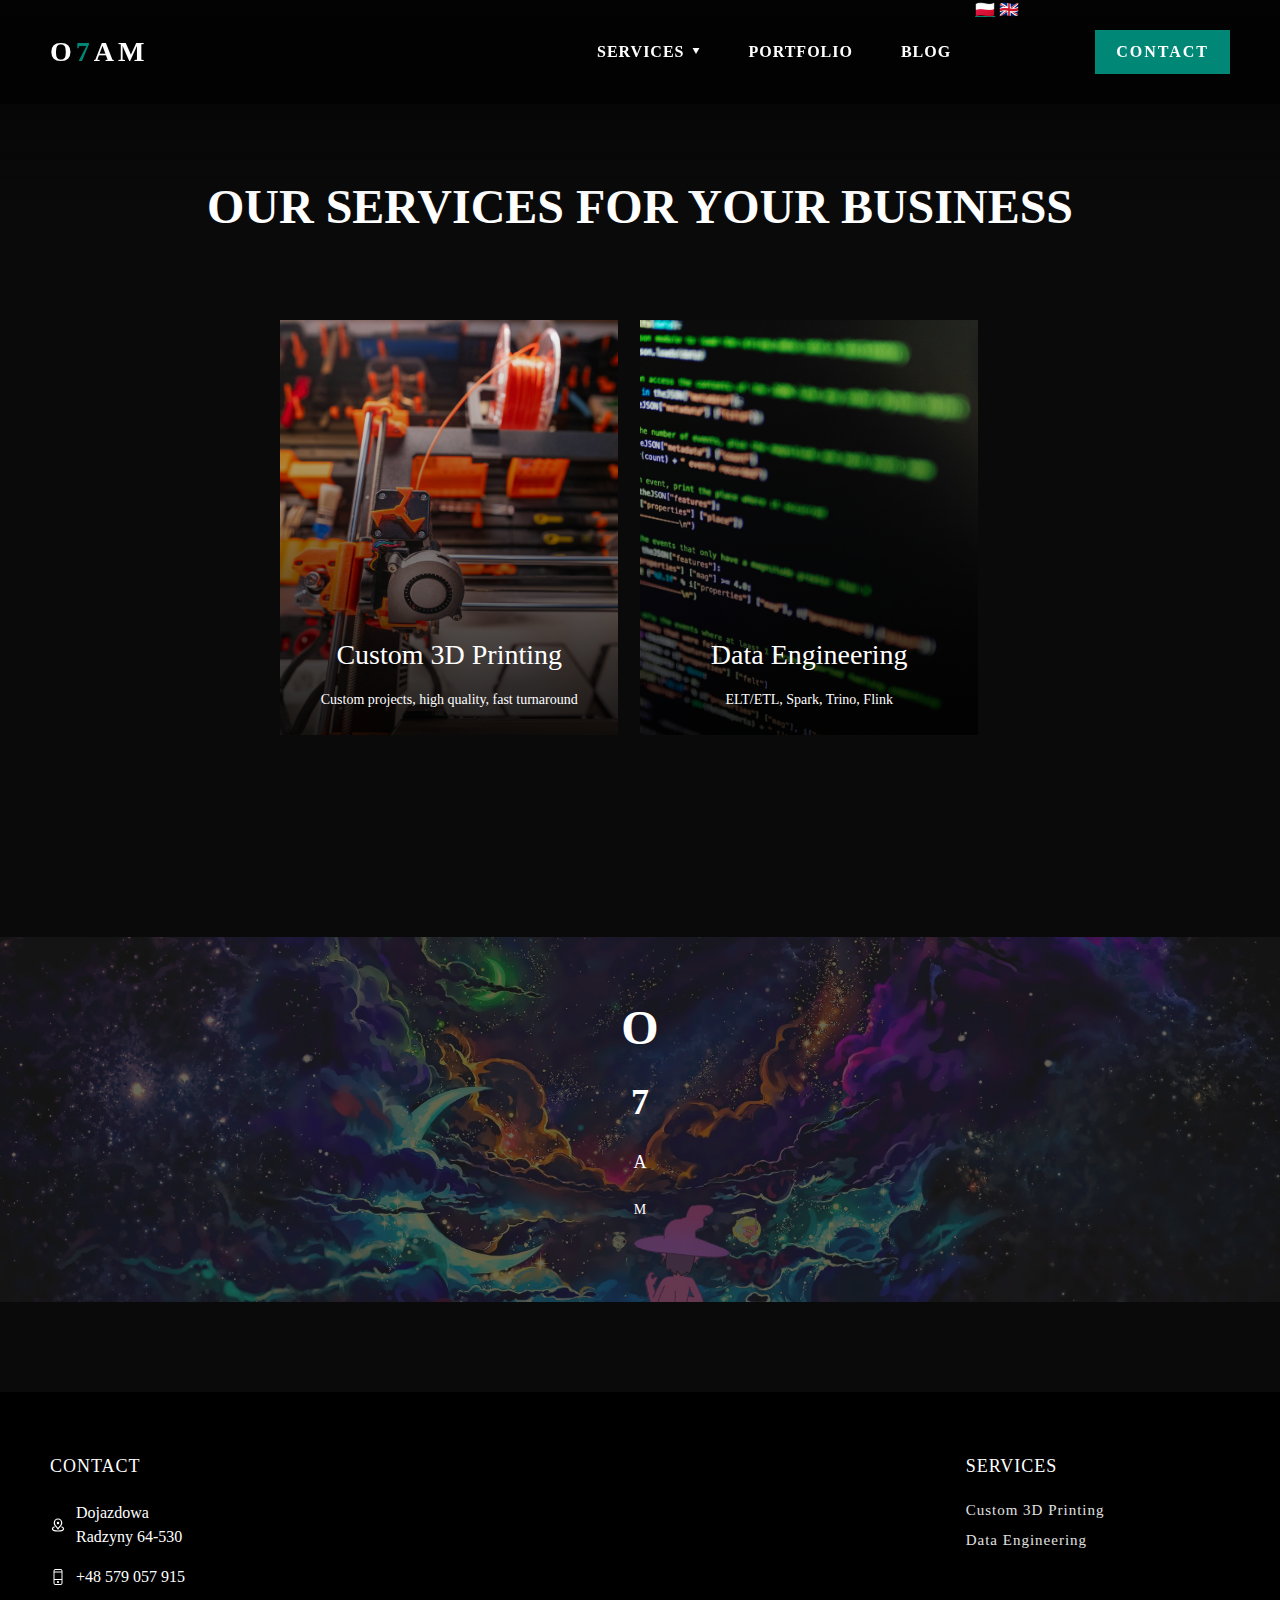
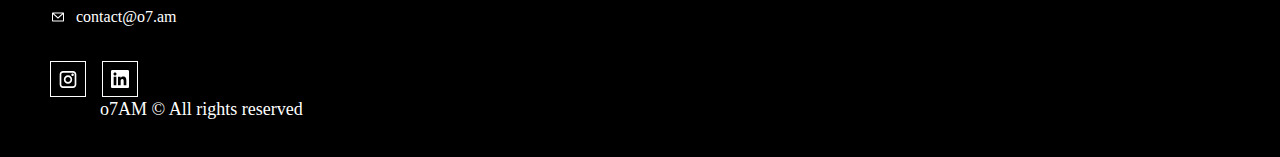
<file: en/services.html>
<html lang="en">
    <head>
        <!-- Google tag (gtag.js) -->
        <script async src="https://www.googletagmanager.com/gtag/js?id=G-KJ5Y48KL7B"></script>
        <script>
          window.dataLayer = window.dataLayer || [];
          function gtag(){dataLayer.push(arguments);}
          gtag('js', new Date());

          gtag('config', 'G-KJ5Y48KL7B');
        </script>
        <meta charset="utf-8" />
        <meta content="IE=edge" http-equiv="X-UA-Compatible" />
        <title>Services | o7AM – 3D Printing &amp; Data Engineering</title>
        <meta name="description" content="Custom 3D printing and Data Engineering. Solutions tailored to your business." />
        <meta property="og:title" content="Services | o7AM – 3D Printing &amp; Data Engineering" />
        <meta property="og:description" content="Custom 3D printing and Data Engineering. Solutions tailored to your business." />
        <meta property="og:url" content="https://o7.am/en/services.html" />
        <meta property="og:site_name" content="o7AM">
            <meta name="twitter:card" content="summary_large_image" />
            <meta name="twitter:title" content="Services | o7AM – 3D Printing &amp; Data Engineering" />
            <meta name="twitter:description" content="Custom 3D printing and Data Engineering. Solutions tailored to your business." />
            <meta content="#008776" name="theme-color" />
            <meta content="dark" name="theme" />
            
            <link href="../style.css" rel="stylesheet" />
            <link href="https://code.cdn.mozilla.net/fonts/fira.css" rel="stylesheet" />
        </meta>
        <meta property="og:image" content="https://o7.am/assets/o7am/logo_wide.jpg" />
        <meta name="twitter:image" content="https://o7.am/assets/o7am/logo_wide.jpg" />
        <link rel="canonical" href="https://o7.am/en/services.html" />
        <link rel="alternate" hreflang="pl" href="https://o7.am/services.html" />
        <link rel="alternate" hreflang="en" href="https://o7.am/en/services.html" />
        <link rel="alternate" hreflang="x-default" href="https://o7.am/services.html" />
    <!-- <link rel=stylesheet href=presence/static/presence/dark/css/app.css> -->
    <!-- <link rel=icon type=image/svg+xml href=data:image/svg+xml;char5et=utf-8,%3Csvg xmlns='http://www.w3.org/2000/svg' width='16' height='16'%3E%3Ctext x='0' y='14' font-family='Arial' font-size='16' fill='%23008776'%3Eo%3C/text%3E%3C/svg%3E> -->
    </head>
    <body class=single-page>
        <div class=app-container>
            <header class="header">
                <div class="header__container">
                    <a href="index.html" class="header__logo">o<span class="header__logo-accent">7</span>AM</a>
                    <!-- <a class="header__logo" href="index.html">o7AM</a> -->
                    <div class="header__menu ">
                        <ul class="header__menu-list">
                            <li class="header__menu-item has-children">
                                <a href="services.html">Services</a>
                                <svg class="chevronmenu" width="8" height="6" viewBox="0 0 8 6" fill="none" xmlns="http://www.w3.org/2000/svg">
                                    <path d="M4 6L0.535899 -6.52533e-07L7.4641 -4.68497e-08L4 6Z" fill="white"></path>
                                </svg>
                                <svg class="chevrondisplay" width="8" height="6" viewBox="0 0 8 6" fill="none" xmlns="http://www.w3.org/2000/svg">
                                    <path d="M4 6L0.535899 -6.52533e-07L7.4641 -4.68497e-08L4 6Z" fill="white"></path>
                                </svg>
                                <ul class="header__submenu">
                                    <li class="header__menu-item">
                                        <a href="services/3d.html">Custom 3D Printing</a>
                                    </li>
                                    <li class="header__menu-item">
                                        <a href="services/de.html">Data Engineering</a>
                                    </li>
                                </ul>
                            </li>
                            <li class="header__menu-item">
                                <a href="portfolio.html">Portfolio</a>
                            </li>
                            <li class="header__menu-item">
                                <a href="blog.html">Blog</a>
                            </li>
                        </ul>
                        <nav class="header__lang-switch" aria-label="Language">
                            <a href="../services.html" class="header__lang" aria-label="Polski" title="Polski">🇵🇱</a>
                            <span class="header__lang header__lang--current" aria-current="true" aria-label="English">🇬🇧</span>
                        </nav>
                        <a class="header__button" href="contact.html">Contact</a></div>
                    <div class="header__ham"><div class="header__ham-menubtn"></div></div>
                </div>
            </header>

            <!-- ===== SERVICES_DETAILS ===== -->
            <section class="services">
                <div class="services__container">
                    <div class="services__header">
                        <h1>Our services for your business</h1>
                    </div>
                    <div class="services__items">                        
                        <a href="services/3d.html" class="services__item lazy-background visible" data-bg="../assets/index/slider/3d.jpg" style="background-image: url(&quot;../assets/index/slider/3d.jpg&quot;); position: relative; pointer-events: auto;" >
                            <h3>Custom 3D Printing</h3>
                            <p>Custom projects, high quality, fast turnaround</p>
                        </a>
                        <a href="services/de.html" class="services__item lazy-background visible" data-bg="../assets/index/slider/de.jpg" style="background-image: url(&quot;../assets/index/slider/de.jpg&quot;); position: relative; pointer-events: auto;" >
                            <h3>Data Engineering</h3>
                            <p>ELT/ETL, Spark, Trino, Flink</p>
                        </a>
                    </div>
                </div>
            </section>

            <!-- ===== WONDERLAND_BRAKE ===== -->
            <section class=cta-block imageonright>
                <div class=cta-block__image lazy-background data-bg="../assets/o7am/clancy.jpg></div>
                <div class="cta-block__image lazy-background visible" data-bg="../assets/o7am/clancy.jpg" style="background-image: url(&quot;../assets/o7am/clancy.jpg&quot;);"></div>
                <div class=cta-block__container>
                    <div class=cta-block__text>
                        <h1>o</h1>
                        <h2>7</h2>
                        <p>A</p>
                        <p style="font-size:14px; ">M</p>
                    </div>
                </div>
            </section>


            <footer class="footer">
                <div class="footer__container">

                    <div class="footer__contact" style="position: relative;">
                        <p class="title-menu">
                            <span>Contact</span>
                        </p>
                        <a target="_blank" href="" class="footer__contact-item address">
                            <svg width="24" height="26" viewBox="0 0 24 26" fill="none" xmlns="http://www.w3.org/2000/svg">
                                <path d="M5.7 16.25C4.03377 16.9382 3 17.8972 3 18.958C3 21.0523 7.02944 22.75 12 22.75C16.9706 22.75 21 21.0523 21 18.958C21 17.8972 19.9662 16.9382 18.3 16.25M12 9.75H12.01M18 9.75C18 14.1523 13.5 16.25 12 19.5C10.5 16.25 6 14.1523 6 9.75C6 6.16015 8.68629 3.25 12 3.25C15.3137 3.25 18 6.16015 18 9.75ZM13 9.75C13 10.3483 12.5523 10.8333 12 10.8333C11.4477 10.8333 11 10.3483 11 9.75C11 9.1517 11.4477 8.66667 12 8.66667C12.5523 8.66667 13 9.1517 13 9.75Z" stroke="white" stroke-width="2" stroke-linecap="round" stroke-linejoin="round"></path>
                            </svg>
                            <p>
                                <span>Dojazdowa</span>
                                <br>
                                <span>Radzyny</span>
                                <span class="street">
                                    <span>64-530</span>
                                </span>
                            </p>
                        </a>
                        <a href="tel:+48 579 057 915" class="footer__contact-item phone">
                            <svg width="24" height="24" viewBox="0 0 24 24" fill="none" xmlns="http://www.w3.org/2000/svg">
                                <path fill-rule="evenodd" clip-rule="evenodd" d="M17.25 3.75H6.75V3C6.75 2.172 7.422 1.5 8.25 1.5H15.75C16.578 1.5 17.25 2.172 17.25 3V3.75ZM6.75 5.25H17.25V15H6.75V5.25ZM17.25 21C17.25 21.828 16.578 22.5 15.75 22.5H8.25C7.422 22.5 6.75 21.828 6.75 21V16.5H17.25V21ZM15.75 0H8.25C6.59325 0 5.25 1.34325 5.25 3V21C5.25 22.6567 6.59325 24 8.25 24H15.75C17.4067 24 18.75 22.6567 18.75 21V3C18.75 1.34325 17.4067 0 15.75 0ZM12 21C12.828 21 13.5 20.328 13.5 19.5C13.5 18.672 12.828 18 12 18C11.172 18 10.5 18.672 10.5 19.5C10.5 20.328 11.172 21 12 21Z" fill="white"></path>
                            </svg>
                            <p>+48 579 057 915</p>
                        </a>
                        <a href="mailto:contact@o7.am" class="footer__contact-item email">
                            <svg width="24" height="24" viewBox="0 0 24 24" fill="none" xmlns="http://www.w3.org/2000/svg">
                                <path fill-rule="evenodd" clip-rule="evenodd" d="M3.75 5.25L3 6V18L3.75 18.75H20.25L21 18V6L20.25 5.25H3.75ZM4.5 7.6955V17.25H19.5V7.69525L11.9999 14.5136L4.5 7.6955ZM18.3099 6.75H5.68986L11.9999 12.4864L18.3099 6.75Z" fill="white"></path>
                            </svg>
                            <p>contact@o7.am</p>
                        </a>
                        
                        <div class="footer__socials">
                            <a aria-label="Instagram" target="_blank" href="https://www.instagram.com/__o7am__" class="footer__socials-item">
                                <svg width="18" height="18" viewBox="0 0 18 18" fill="none" xmlns="http://www.w3.org/2000/svg">
                                    <path fill-rule="evenodd" clip-rule="evenodd" d="M0.666748 4.38775C0.666748 2.50923 2.15913 0.986389 4.00008 0.986389H14.0001C15.841 0.986389 17.3334 2.50923 17.3334 4.38775V14.5918C17.3334 16.4703 15.841 17.9932 14.0001 17.9932H4.00008C2.15913 17.9932 0.666748 16.4703 0.666748 14.5918V4.38775ZM4.00008 2.68707C3.07961 2.68707 2.33341 3.44849 2.33341 4.38775V14.5918C2.33341 15.5311 3.07961 16.2925 4.00008 16.2925H14.0001C14.9206 16.2925 15.6667 15.5311 15.6667 14.5918V4.38775C15.6667 3.44849 14.9206 2.68707 14.0001 2.68707H4.00008ZM9.00008 6.93877C7.61933 6.93877 6.50008 8.08086 6.50008 9.48979C6.50008 10.8987 7.61933 12.0408 9.00008 12.0408C10.3808 12.0408 11.5001 10.8987 11.5001 9.48979C11.5001 8.08086 10.3808 6.93877 9.00008 6.93877ZM4.83341 9.48979C4.83341 7.14164 6.6989 5.23809 9.00008 5.23809C11.3012 5.23809 13.1667 7.14164 13.1667 9.48979C13.1667 11.8379 11.3012 13.7415 9.00008 13.7415C6.6989 13.7415 4.83341 11.8379 4.83341 9.48979ZM13.5834 6.08843C14.2737 6.08843 14.8334 5.51737 14.8334 4.81292C14.8334 4.10847 14.2737 3.53741 13.5834 3.53741C12.8931 3.53741 12.3334 4.10847 12.3334 4.81292C12.3334 5.51737 12.8931 6.08843 13.5834 6.08843Z" fill="white"></path>
                                </svg>
                            </a>
                            <a aria-label="LinkedIn" target="_blank" href="https://www.linkedin.com/company/o7-am" class="footer__socials-item">
                                <svg width="18" height="18" viewBox="0 0 24 24" fill="none" xmlns="http://www.w3.org/2000/svg">
                                    <path d="M20.447 20.452h-3.554v-5.569c0-1.328-.027-3.037-1.852-3.037-1.853 0-2.136 1.445-2.136 2.939v5.667H9.351V9h3.414v1.561h.046c.477-.9 1.637-1.85 3.37-1.85 3.601 0 4.267 2.37 4.267 5.455v6.286zM5.337 7.433c-1.144 0-2.063-.926-2.063-2.065 0-1.138.92-2.063 2.063-2.063 1.12 0 2.064.925 2.064 2.063 0 1.139-.944 2.065-2.064 2.065zm1.782 13.019H3.555V9h3.564v11.452zM22.225 0H1.771C.792 0 0 .774 0 1.729v20.542C0 23.227.792 24 1.771 24h20.453C23.2 24 24 23.227 24 22.271V1.729C24 .774 23.2 0 22.222 0h.003z" fill="white"></path>
                                </svg>
                            </a>
                        </div>    
                    </div>

                    <div class="footer__menu">
                        <p class="title-menu">Services</p>
                        <ul class="footer__menu-list">
                            <li><a href="services/3d.html">Custom 3D Printing</a></li>
                            <li><a href="services/de.html">Data Engineering</a></li>
                        </ul>
                    </div>
                    <div class="footer__copyrights">
                        <p class="footer__copyrights-container">o7AM &copy; All rights reserved</p>
                    </div>
                </div>
            </footer>
        </div>
    </body>
</html>
<script src="../app.js" type="text/javascript"></script>
</file>
<file: style.css>
:root {
    --mainfont: 'Fira Sans', 'sans-serif';
        --darkcolor: #271E1E;
    --primarycolor: #008776;
    }
/* h1::first-letter,h2::first-letter,h3::first-letter,h4::first-letter,h5::first-letter,h6::first-letter,p.title::first-letter {
    text-transform: uppercase;
} */

.app-container .footer {
    background-color: #000;
    position: relative;
}

.app-container .footer p.title-menu {
    font-family: var(--mainfont);
    font-style: normal;
    font-weight: 400;
    font-size: 20px;
    line-height: 1.6;
    margin-bottom: 20px;
    letter-spacing: 1px;
    text-transform: uppercase;
}

@media (max-width: 1500px) {
    .app-container .footer p.title-menu {
        font-size: 18px;
    }
}

@media (max-width: 1000px) {
    .app-container .footer p.title-menu {
        font-size: 16px;
    }
}

.app-container .footer__container {
    width: 100%;
    max-width: 1800px;
    padding: 90px 100px;
    margin-left: auto;
    margin-right: auto;
    display: flex;
    justify-content: space-between;
    flex-wrap: wrap;
    position: relative;
    z-index: 2;
}

.app-container .footer__container * {
    color: #fff;
}

@media (max-width: 1300px) {
    .app-container .footer__container {
        padding: 60px 50px;
    }
}

@media (max-width: 1000px) {
    .app-container .footer__container {
        padding: 60px 16px;
    }
}

@media (max-width: 768px) {
    .app-container .footer__container {
        flex-direction: column-reverse;
    }
}

.app-container .footer__info {
    width: 23%;
    padding-right: 8%;
}

@media (max-width: 1000px) {
    .app-container .footer__info {
        width: 100%;
        display: flex;
        flex-direction: column;
        align-items: center;
        text-align: center;
        margin-bottom: 48px;
        padding-right: 0;
    }
}

@media (max-width: 768px) {
    .app-container .footer__info {
        margin-bottom: 0;
    }
}

.app-container .footer__info p {
    font-size: 16px;
    margin-bottom: 0;
}

@media (max-width: 1500px) {
    .app-container .footer__info p {
        font-size: 14px;
    }
}

.app-container .footer__contact {
    display: flex;
    width: 17.4%;
    flex-direction: column;
}

@media (max-width: 1000px) {
    .app-container .footer__contact {
        width: 48%;
        margin-bottom: 48px;
    }
}

@media (max-width: 550px) {
    .app-container .footer__contact {
        width: 100%;
        margin-bottom: 48px;
    }
}

.app-container .footer__contact-item {
    display: flex;
    align-items: center;
    text-decoration: none;
    margin-bottom: 16px;
}

.app-container .footer__contact-item.address {
    pointer-events: none;
}

.app-container .footer__contact-item img,
.app-container .footer__contact-item svg {
    width: 20px;
    height: 20px;
    object-fit: contain;
    margin-right: 16px;
}

@media (max-width: 1500px) {
    .app-container .footer__contact-item img,
    .app-container .footer__contact-item svg {
        width: 16px;
        height: 16px;
        margin-right: 10px;
    }
}

.app-container .footer__contact-item p {
    font-weight: 400;
    font-size: 16px;
    line-height: 24px;
    color: #fff;
    text-decoration: none;
    margin-bottom: 0;
}

@media (max-width: 1200px) {
    .app-container .footer__contact-item p {
        font-size: 12px;
    }
}

.app-container .footer__menu {
    width: 22.4%;
    display: flex;
    flex-direction: column;
    padding-right: 1%;
}

@media (max-width: 1000px) {
    .app-container .footer__menu {
        width: 48%;
        margin-bottom: 48px;
    }
}

@media (max-width: 550px) {
    .app-container .footer__menu {
        flex-wrap: wrap;
        width: 100%;
        padding-right: 0;
    }
}

.app-container .footer__menu-item.contact {
    padding-top: 48px;
}

@media (max-width: 550px) {
    .app-container .footer__menu-item {
        width: 100%;
        margin-bottom: 32px;
    }

    .app-container .footer__menu-item:last-child {
        margin-bottom: 0;
    }
}

.app-container .footer__menu-list {
    list-style: none;
    display: flex;
    flex-direction: column;
}

.app-container .footer__menu-list li {
    margin-bottom: 12px;
}

@media (max-width: 768px) {
    .app-container .footer__menu-list li {
        margin-bottom: 8px;
    }
}

.app-container .footer__menu-list li a {
    text-decoration: none;
    font-size: 15px;
    font-weight: 400;
    color: #e0e0e0;
    letter-spacing: 1px;
}

.app-container .footer__menu-list li a:hover {
    text-decoration: underline;
}

@media (max-width: 1000px) {
    .app-container .footer__menu-list li a {
        font-size: 17px;
    }
}

.app-container .footer__menu-hour span {
    font-size: 18px;
    color: var(--primarycolor);
}

.app-container .footer__menu-hour p {
    font-size: 18px;
}

.app-container .footer__form {
    width: 22.4%;
    margin-left: 10%;
}

@media (max-width: 1000px) {
    .app-container .footer__form {
        width: 100%;
        margin-top: 48px;
        max-width: 500px;
        margin-left: auto;
        margin-right: auto;
    }
}

@media (max-width: 768px) {
    .app-container .footer__form {
        margin-top: 0;
        margin-bottom: 48px;
    }
}

.app-container .footer__form-wrapper {
    display: flex;
    flex-direction: column;
}

.app-container .footer__form-wrapper .form-message {
    width: 100%;
    text-align: center;
    margin-top: 20px;
}

.app-container .footer__form-wrapper .form-message p {
    font-size: 14px;
    text-align: center;
    line-height: 20px;
}

.app-container .footer__form-wrapper label {
    position: relative;
    display: block;
}

.app-container .footer__form-wrapper label.not-valid {
    margin-bottom: 32px;
}

.app-container .footer__form-wrapper label.not-valid input,
.app-container .footer__form-wrapper label.not-valid textarea {
    border: 1px solid #c20a0a;
}

.app-container .footer__form-wrapper label .error-message {
    position: absolute;
    bottom: -33px;
    left: 2px;
    font-size: 12px;
    color: #c20a0a;
    line-height: 1.2;
}

.app-container .footer__form-wrapper label.checkbox.not-valid .error-message {
    display: none;
}

.app-container .footer__form-wrapper label.checkbox.not-valid::before {
    border: 1px solid #c20a0a !important;
}

.app-container .footer__form-wrapper label input,
.app-container .footer__form-wrapper label textarea {
    width: 100%;
    background-color: transparent;
    border: 0;
    border: 1px solid #787878;
    font-family: var(--mainfont);
    font-size: 16px;
    color: #fff;
    font-weight: 300;
    padding: 8px 10px;
    margin-bottom: 12px;
    display: flex;
    outline: 0;
    transition: 0.3s;
}

.app-container .footer__form-wrapper label input:focus,
.app-container .footer__form-wrapper label textarea:focus {
    border: 1px solid var(--primarycolor);
}

.app-container .footer__form-wrapper label input::placeholder,
.app-container .footer__form-wrapper label textarea::placeholder {
    opacity: 1;
    color: #fff;
}

.app-container .footer__form-wrapper label textarea {
    height: 100px;
    max-width: 100%;
    max-height: 160px;
}

.app-container .footer__form-wrapper a {
    color: #fff;
    text-decoration: none;
    font-weight: 400;
    transition: 0.3s;
}

.app-container .footer__form-wrapper a:hover {
    text-decoration: underline;
    color: var(--primarycolor);
}

.app-container .footer__form-wrapper label.checkbox {
    display: block;
    position: relative;
    padding-left: 32px !important;
    font-weight: 400;
    font-size: 14px;
    line-height: 16px;
    color: #fff;
    cursor: pointer;
    -webkit-user-select: none;
    -moz-user-select: none;
    -ms-user-select: none;
    user-select: none;
    margin-top: 24px;
}

@media (max-width: 1600px) {
    .app-container .footer__form-wrapper label.checkbox {
        font-size: 12px;
    }
}

.app-container .footer__form-wrapper label.checkbox input {
    position: absolute;
    opacity: 0;
    cursor: pointer;
    height: 0;
    width: 0;
}

.app-container .footer__form-wrapper label.checkbox::before {
    content: "";
    position: absolute;
    top: -2px;
    left: 0;
    height: 18px;
    width: 18px;
    background-color: transparent;
    border: 1px solid #fff;
    transition: 0.3s;
}

.app-container .footer__form-wrapper label.checkbox::after {
    content: "";
    position: absolute;
    left: 7px;
    opacity: 0;
    top: 1.5px;
    width: 4px;
    height: 8px;
    border: solid #fff;
    border-width: 0 2px 2px 0;
    -webkit-transform: rotate(45deg);
    -ms-transform: rotate(45deg);
    transform: rotate(45deg);
    transition: 0.3s;
}

.app-container .footer__form-wrapper label.checkbox.checked::after {
    opacity: 1;
}

.app-container .footer__form-wrapper button.button-color {
    padding: 13px 32px;
    border: 1px solid var(--primarycolor);
    font-weight: 600;
    font-size: 16px;
    line-height: 16px;
    display: flex;
    text-align: center;
    text-decoration: none;
    display: flex;
    align-items: center;
    justify-content: center;
    width: fit-content;
    color: #fff;
    background-color: var(--primarycolor);
    transition: 0.3s;
    margin-top: 32px;
    font-family: var(--mainfont);
    text-transform: uppercase;
    letter-spacing: 1px;
    cursor: pointer;
}

.app-container .footer__form-wrapper button.button-color.border:hover {
    border: 1px solid var(--primarycolor);
}

@media (max-width: 1500px) {
    .app-container .footer__form-wrapper button.button-color {
        font-size: 16px;
        padding: 16px 32px;
    }
}

.app-container .footer__form-wrapper button.button-color:hover {
    background-color: #fff;
    color: var(--primarycolor);
    border: 1px solid #fff;
}

.app-container .footer__socials {
    display: flex;
    align-items: center;
    margin-top: 16px;
}

@media (max-width: 550px) {
    .app-container .footer__socials {
        justify-content: center;
    }
}

.app-container .footer__socials-item {
    border: 1px solid #fff;
    width: 36px;
    height: 36px;
    padding: 8px;
    margin-right: 16px;
    transition: 0.3s;
    display: flex;
    min-width: 36px;
}

@media (max-width: 1000px) {
    .app-container .footer__socials-item {
        margin: 0 10px;
    }
}

.app-container .footer__socials-item img,
.app-container .footer__socials-item svg {
    object-fit: contain;
    width: 100%;
    height: 100%;
    position: relative;
    transition: 0.3s;
}

.app-container .footer__socials-item img path,
.app-container .footer__socials-item svg path {
    transition: 0.3s;
}

.app-container .footer__socials-item:hover {
    background-color: var(--primarycolor);
    border: 1px solid var(--primarycolor);
}

.app-container .footer__socials-item:hover svg {
    fill: #fff;
}

.app-container .footer__socials-item:hover svg path {
    fill: #fff !important;
}

.app-container .footer__copyrights {
    font-size: 12px !important;
    position: absolute;
    bottom: 32px;
    left: 0;
}

.app-container .footer__copyrights-container {
    width: 100%;
    max-width: 1800px;
    padding: 0 100px;
    margin-left: auto;
    margin-right: auto;
    display: flex;
    justify-content: space-between;
    align-items: center;
    margin-bottom: 0 !important;
}

@media (max-width: 1200px) {
    .app-container .footer__copyrights-container {
        padding: 0 50px;
    }
}

@media (max-width: 1000px) {
    .app-container .footer__copyrights-container {
        padding: 0 16px;
    }
}

@media (max-width: 768px) {
    .app-container .footer__copyrights-container {
        flex-direction: column;
        padding: 0 16px;
    }
}

.app-container .footer__copyrights * {
    color: #fff;
}

.app-container .footer__copyrights-menu {
    display: flex;
    align-items: center;
    list-style: none;
}

@media (max-width: 768px) {
    .app-container .footer__copyrights-menu {
        justify-content: center;
        width: 100%;
        margin-top: 8px;
    }
}

.app-container .footer__copyrights-menu li {
    margin-left: 32px;
}

@media (max-width: 768px) {
    .app-container .footer__copyrights-menu li {
        margin: 0 12px;
    }
}

.app-container .footer__copyrights-menu li a {
    text-decoration: none;
    font-size: 14px;
    font-weight: 500;
}

@media (max-width: 1000px) {
    .app-container .footer__copyrights-menu li a {
        font-size: 12px;
    }
}

.app-container .footer__map {
    height: 400px;
    display: flex;
    width: 100vw;
    margin-top: 48px;
}

@media (max-width: 1000px) {
    .app-container .footer__map {
        margin-right: 24px;
    }
}

.app-container .footer__map iframe {
    width: 100%;
    height: 100%;
    border: 0;
}

.cookie-banner {
    position: fixed;
    bottom: 0;
    right: 0;
    width: 100%;
    background-color: rgba(0, 0, 0, 0.8);
    color: #000;
    padding: 10px;
    z-index: 1000;
    max-width: 100%;
    padding: 16px;
    border-radius: 4px;
    box-shadow: 0 4px 30px 0 rgba(0, 0, 0, 0.16);
    display: none;
    align-items: center;
    border-radius: 0;
    border-top: 1px solid #fff;
}

@media (max-width: 900px) {
    .cookie-banner {
        flex-direction: column;
    }
}

.cookie-banner p {
    color: #fff;
}

.cookie-banner p.title {
    display: flex;
    align-items: center;
    font-size: 16px;
    font-weight: 500;
    color: #fff;
}

@media (max-width: 900px) {
    .cookie-banner p.title {
        font-size: 14px;
    }
}

.cookie-banner p.title svg {
    width: 32px;
    height: 32px;
    margin-right: 12px;
}

.cookie-banner__buttons {
    display: flex;
    margin-left: 48px;
}

@media (max-width: 900px) {
    .cookie-banner__buttons {
        margin-left: 0;
        margin-top: 16px;
    }
}

.cookie-banner button {
    padding: 10px 20px;
    border: 1px solid var(--primarycolor);
    font-weight: 600;
    font-size: 16px;
    line-height: auto;
    display: flex;
    text-align: center;
    text-decoration: none;
    display: flex;
    align-items: center;
    justify-content: center;
    min-width: fit-content;
    background-color: var(--primarycolor);
    color: #fff;
    text-transform: uppercase;
    letter-spacing: 2px;
    transition: 0.3s;
    cursor: pointer;
}

@media (max-width: 1500px) {
    .cookie-banner button {
        font-size: 16px;
        padding: 10px 20px;
    }
}

@media (max-width: 900px) {
    .cookie-banner button {
        font-size: 14px;
        padding: 8px 18px;
    }
}

.cookie-banner button:hover {
    background-color: transparent;
    color: var(--primarycolor);
    border: 1px solid var(--primarycolor);
}

.cookie-banner button:last-child {
    margin-left: 12px;
    background-color: transparent;
    color: var(--primarycolor);
}

.cookie-banner button:last-child:hover {
    background-color: var(--primarycolor);
    color: #fff;
    border: 1px solid var(--primarycolor);
}

.cookie-banner p {
    font-size: 14px;
    line-height: 23px;
    font-weight: 300;
}

@media (max-width: 900px) {
    .cookie-banner p {
        font-size: 12px;
    }
}

.app-container .main-slider {
    position: relative;
    width: 100%;
    overflow: hidden;
}

.app-container .main-slider__items {
    display: flex;
    transition: transform 0.5s ease-in-out;
}

.app-container .main-slider__item {
    flex: 0 0 100%;
    width: 100%;
}

.app-container .main-slider__dots {
    position: absolute;
    bottom: 64px;
    left: 50%;
    transform: translateX(-50%);
    display: flex;
    align-items: center;
    z-index: 1;
}

@media (max-width: 1500px) {
    .app-container .main-slider__dots {
        bottom: 32px;
    }
}

@media (max-width: 1000px) {
    .app-container .main-slider__dots {
        bottom: 165px;
    }
}

.app-container .main-slider__dot {
    display: inline-block;
    width: 32px;
    height: 8px;
    background-color: rgba(255, 255, 255, 0.7);
    margin: 0 6px;
    cursor: pointer;
    transition: 0.3s;
}

@media (max-width: 1500px) {
    .app-container .main-slider__dot {
        width: 24px;
        height: 6px;
    }
}

.app-container .main-slider__dot:hover {
    background-color: #fff;
}

.app-container .main-slider__dot.active {
    width: 70px;
    height: 8px;
    background-color: var(--primarycolor);
}

@media (max-width: 1500px) {
    .app-container .main-slider__dot.active {
        width: 48px;
        height: 6px;
    }
}

.app-container .main-slider {
    margin-bottom: 35px;
    position: relative;
}

@media (max-width: 1000px) {
    .app-container .main-slider {
        margin-bottom: 10px;
    }
}

.app-container .main-slider:hover .main-slider__arrow {
    opacity: 0.7;
}

@media (min-width: 1000px) {
    .app-container .main-slider.center .main-slider__container {
        justify-content: center;
        text-align: center;
    }

    .app-container .main-slider.center .main-slider__container a.button {
        margin-left: auto;
        margin-right: auto;
    }

    .app-container .main-slider.center .main-slider__item::after {
        background: rgba(0, 0, 0, 0.753);
    }

    .app-container .main-slider.center span.sub-header {
        justify-content: center !important;
    }

    .app-container .main-slider.image .main-slider__item {
        background-image: none !important;
        padding-top: 0;
        display: flex;
    }

    .app-container .main-slider.image .main-slider__item .main-slider__image {
        display: flex;
        width: 50%;
        height: 100%;
        position: relative;
    }

    .app-container
        .main-slider.image
        .main-slider__item
        .main-slider__image
        img {
        position: absolute;
        height: 100%;
        width: 51vw;
        object-fit: cover;
    }

    .app-container .main-slider.image .main-slider__item .main-slider__content {
        width: 48%;
    }

    .app-container
        .main-slider.image
        .main-slider__item
        .main-slider__container {
        padding: 0 100px;
        height: 100%;
    }
}

.app-container .main-slider.noslider .main-slider__arrows,
.app-container .main-slider.noslider .main-slider__dots {
    display: none !important;
}

.app-container .main-slider__image {
    display: none;
}

.app-container .main-slider__info {
    position: absolute;
    bottom: 0;
    right: 0;
    z-index: 3;
    background: #000;
    padding: 24px;
    display: flex;
    flex-direction: column;
    width: 370px;
    min-width: max-content;
}

@media (max-width: 1000px) {
    .app-container .main-slider__info {
        padding: 16px;
        max-width: 100%;
        width: 100%;
        min-width: 100%;
    }
}

.app-container .main-slider__info-item {
    display: flex;
    margin-bottom: 20px;
    text-decoration: none;
}

@media (max-width: 1500px) {
    .app-container .main-slider__info-item {
        margin-bottom: 16px;
    }
}

.app-container .main-slider__info-item:last-child {
    margin-bottom: 0;
}

.app-container .main-slider__info-item p {
    color: #fff;
    font-size: 16px;
    font-weight: 500;
    margin-bottom: 0;
}

@media (max-width: 1500px) {
    .app-container .main-slider__info-item p {
        font-size: 14px;
    }
}

.app-container .main-slider__info-item svg {
    margin-right: 16px;
    margin-top: 4px;
    min-width: 24px;
}

.app-container .main-slider__item {
    background-size: cover;
    background-repeat: no-repeat;
    background-position: center;
    width: 100vw;
    background-color: #000;
    height: 100vh;
    max-height: 100vh;
    position: relative;
    display: flex;
    align-items: center;
    padding-top: 80px;
    overflow: hidden;
}

@media (max-width: 1000px) {
    .app-container .main-slider__item {
        padding-bottom: 150px;
    }
}

.app-container .main-slider__item::after {
    content: "";
    position: absolute;
    left: 0;
    top: 0;
    width: 100%;
    height: 100%;
    background: #181b1f;
    background: linear-gradient(
        270deg,
        rgba(24, 27, 31, 0) 0,
        rgba(0, 0, 0, 0.92623) 91%
    );
}

.app-container .main-slider__arrow {
    position: absolute;
    top: 50%;
    background-color: rgba(41, 41, 41, 0.456);
    border: 0;
    cursor: pointer;
    transform: translateY(-50%);
    width: 64px;
    height: 64px;
    left: 95px;
    z-index: 2;
    opacity: 0;
    transition: 0.3s;
}

@media (max-width: 1500px) {
    .app-container .main-slider__arrow {
        left: 20px;
        width: 48px;
        height: 48px;
    }

    .app-container .main-slider__arrow svg {
        width: 43px;
    }
}

@media (max-width: 1000px) {
    .app-container .main-slider__arrow {
        display: none;
    }
}

.app-container .main-slider__arrow:hover {
    opacity: 1 !important;
}

.app-container .main-slider__arrow.next {
    transform: translateY(-50%);
    left: auto;
    right: 95px;
}

@media (max-width: 1500px) {
    .app-container .main-slider__arrow.next {
        right: 25px;
    }
}

.app-container .main-slider__arrow.next svg {
    transform: rotate(180deg);
    position: relative;
}

.app-container .main-slider__arrow.prev svg {
    position: relative;
}

.app-container .main-slider__container {
    width: 100%;
    max-width: 1600px;
    padding: 64px 100px;
    margin-left: auto;
    margin-right: auto;
    display: flex;
    justify-content: space-between;
    align-items: center;
    position: relative;
    z-index: 2;
}

@media (max-width: 1200px) {
    .app-container .main-slider__container {
        padding: 64px 50px;
    }
}

@media (max-width: 1000px) {
    .app-container .main-slider__container {
        padding: 64px 32px;
        padding-bottom: 90px;
        justify-content: center;
    }
}

.app-container .main-slider__content {
    color: #fff;
    max-width: 880px;
}

.app-container .main-slider__content * {
    color: #fff;
}

@media (max-width: 1000px) {
    .app-container .main-slider__content * {
        text-align: center;
    }
}

.app-container .main-slider__content h1 {
    margin-bottom: 32px;
}

@media (max-width: 1500px) {
    .app-container .main-slider__content h1 {
        margin-bottom: 16px;
    }
}

@media (max-width: 768px) {
    .app-container .main-slider__content h1 {
        text-align: center;
    }
}

.app-container .main-slider__content h2 {
    font-family: var(--mainfont);
    font-style: normal;
    font-weight: 600;
    font-size: 62px;
    line-height: 1.3;
    margin-bottom: 18px;
    text-transform: uppercase;
    margin-bottom: 32px;
}

@media (max-width: 1500px) {
    .app-container .main-slider__content h2 {
        font-size: 48px;
        margin-bottom: 16px;
    }
}

@media (max-width: 1000px) {
    .app-container .main-slider__content h2 {
        font-size: 36px;
        text-align: center;
    }
}

@media (max-width: 768px) {
    .app-container .main-slider__content h2 {
        text-align: center;
    }
}

.app-container .main-slider__content h2 span {
    color: var(--primarycolor) !important;
}

.app-container .main-slider__content p {
    font-weight: 400;
    font-size: 22px;
    line-height: 1.2;
    margin-bottom: 0;
}

@media (max-width: 1500px) {
    .app-container .main-slider__content p {
        font-size: 20px;
    }
}

@media (max-width: 1000px) {
    .app-container .main-slider__content p {
        font-size: 18px;
    }
}

@media (max-width: 768px) {
    .app-container .main-slider__content p {
        text-align: center;
    }
}

.app-container .main-slider__content span.sub-header {
    color: var(--primarycolor);
    display: flex;
}

@media (max-width: 768px) {
    .app-container .main-slider__content span.sub-header {
        text-align: center;
        justify-content: center;
    }
}

.app-container .main-slider__content a {
    margin-top: 48px;
}

@media (max-width: 1500px) {
    .app-container .main-slider__content a {
        margin-top: 32px;
    }
}

@media (max-width: 1000px) {
    .app-container .main-slider__content a {
        margin-left: auto !important;
        margin-right: auto !important;
    }
}

.app-container .text-image__icons {
    display: flex;
    flex-wrap: wrap;
    width: 50%;
    justify-content: space-between;
    align-items: center;
}

@media (max-width: 1100px) {
    .app-container .text-image__icons {
        width: 100%;
        margin-top: 32px;
    }
}

.app-container .text-image__icons-item {
    width: 47%;
    display: flex;
    margin: 24px 0;
}

@media (max-width: 550px) {
    .app-container .text-image__icons-item {
        width: 100%;
        margin-top: 0;
        margin-bottom: 32px;
    }
}

.app-container .text-image__icons-icon {
    width: 56px;
    height: 56px;
    background: var(--primarycolor);
    border-radius: 50%;
    display: flex;
    align-items: center;
    justify-content: center;
    min-width: 56px;
    margin-right: 16px;
}

.app-container .text-image__icons-icon svg {
    width: 32px;
    height: 32px;
}

.app-container .text-image__icons-icon svg path {
    fill: #fff;
}

.app-container .text-image__icons-text {
    margin-top: 16px;
}

.app-container .text-image__icons-text p {
    font-size: 14px;
    margin-bottom: 0;
}

.app-container .text-image__icons-text p.title {
    font-size: 16px;
    color: var(--darkcolor);
    font-weight: 600;
    margin-bottom: 16px;
}

.app-container .text-image__container {
    width: 100%;
    max-width: 1800px;
    padding: 90px 100px;
    margin-left: auto;
    margin-right: auto;
    display: flex;
    justify-content: space-between;
    flex-wrap: wrap;
}

@media (max-width: 1200px) {
    .app-container .text-image__container {
        padding: 60px 50px;
    }
}

@media (max-width: 1000px) {
    .app-container .text-image__container {
        padding: 48px 16px;
    }
}

.app-container .text-image__container.revert {
    flex-direction: row-reverse;
}

.app-container .text-image__container.revert .text-image__image img {
    right: 0;
    left: auto;
}

@media (max-width: 550px) {
    .app-container .text-image__container.revert .text-image__image img {
        margin-top: 0;
        right: auto;
    }
}

.app-container .text-image__container.revert .text-image__openhours::after {
    left: auto;
    right: 0;
}

.app-container .text-image__container.wrapper .text-image__text {
    width: 51.3%;
}

@media (max-width: 1100px) {
    .app-container .text-image__container.wrapper .text-image__text {
        width: 100%;
    }
}

.app-container .text-image__container.wrapper .text-image__image {
    width: 43.9%;
    position: relative;
}

@media (max-width: 1100px) {
    .app-container .text-image__container.wrapper .text-image__image {
        width: 100%;
    }
}

.app-container .text-image__container.wrapper .text-image__image img {
    width: 100%;
    object-fit: cover;
    position: relative;
}

@media (max-width: 1100px) {
    .app-container .text-image__container.wrapper .text-image__image img {
        height: 100%;
    }
}

.app-container .text-image__container.textonly {
    justify-content: center;
    position: relative;
}

.app-container .text-image__container.textonly .square {
    position: absolute;
    bottom: 100px;
    right: 100px;
}

@media (max-width: 1300px) {
    .app-container .text-image__container.textonly .square {
        right: 20px;
        bottom: 0;
    }
}

@media (max-width: 1000px) {
    .app-container .text-image__container.textonly .square {
        display: none;
    }
}

.app-container .text-image__container.textonly .square rect {
    fill: var(--primarycolor);
}

.app-container .text-image__container.textonly .square2 {
    position: absolute;
    top: 100px;
    left: 100px;
}

.app-container .text-image__container.textonly .square2 rect {
    fill: var(--primarycolor);
}

@media (max-width: 1300px) {
    .app-container .text-image__container.textonly .square2 {
        left: 20px;
        top: 0;
    }
}

@media (max-width: 1000px) {
    .app-container .text-image__container.textonly .square2 {
        display: none;
    }
}

.app-container .text-image__container.textonly .text-image__image {
    display: none;
}

.app-container .text-image__container.textonly .text-image__text {
    width: 100%;
    max-width: 818px;
}

.app-container
    .text-image__container.textonly
    .text-image__text
    span.sub-header {
    justify-content: center;
    text-align: center;
}

.app-container .text-image__container.textonly .text-image__text h2 {
    text-align: center;
    padding-bottom: 24px;
}

.app-container .text-image__container.textonly .text-image__text h2::after {
    position: absolute;
    bottom: 0;
    left: calc(50% - 24px);
    transform: translateX(-50%);
}

.app-container .text-image__container.textonly .text-image__text h2::before {
    position: absolute;
    bottom: 0;
    left: calc(50% + 16px);
    transform: translateX(-50%);
}

.app-container .text-image__container.textonly .text-image__text p {
    text-align: center;
}

.app-container
    .text-image__container.textonly
    .text-image__text
    .buttons-container {
    justify-content: center;
}

.app-container .text-image__container.noimage {
    justify-content: center;
}

.app-container .text-image__container.noimage .text-image__text {
    display: flex;
    align-items: center;
    flex-direction: column;
}

.app-container .text-image__container.textintoimage {
    position: relative;
    padding: 64px 100px;
    margin-bottom: 90px;
}

@media (max-width: 1500px) {
    .app-container .text-image__container.textintoimage {
        padding: 32px 100px;
    }
}

@media (max-width: 1300px) {
    .app-container .text-image__container.textintoimage {
        padding: 32px 50px;
    }
}

@media (max-width: 1000px) {
    .app-container .text-image__container.textintoimage {
        padding: 32px 16px;
        margin-bottom: 32px;
    }
}

.app-container .text-image__container.textintoimage .text-image__openhours {
    display: none !important;
}

.app-container .text-image__container.textintoimage .text-image__image {
    position: absolute;
    right: 0;
    height: 100%;
    top: 0;
    width: 65.3%;
    max-height: 100%;
}

@media (max-width: 1100px) {
    .app-container .text-image__container.textintoimage .text-image__image {
        width: 100%;
    }
}

.app-container .text-image__container.textintoimage .text-image__image img {
    width: 70vw;
    height: 100%;
    max-height: 100%;
}

@media (max-width: 1100px) {
    .app-container .text-image__container.textintoimage .text-image__image img {
        width: 100%;
    }
}

.app-container .text-image__container.textintoimage .text-image__text {
    position: relative;
    z-index: 1;
    background-color: rgba(10, 10, 10, 0.537);
    padding: 32px;
    padding-left: 0;
    width: 59%;
}

@media (max-width: 1100px) {
    .app-container .text-image__container.textintoimage .text-image__text {
        width: 100%;
        padding: 24px;
    }
}

.app-container .text-image__container.textintoimage.revert .text-image__text {
    padding: 32px;
    padding-right: 0;
}

.app-container
    .text-image__container.textintoimage.revert
    .text-image__image
    img {
    right: auto;
    left: 0;
}

.app-container .text-image__text {
    width: 51.3%;
}

@media (max-width: 1100px) {
    .app-container .text-image__text {
        width: 100%;
    }
}

.app-container .text-image__text h2 {
    position: relative;
}

@media (max-width: 1000px) {
    .app-container .text-image__text span.sub-header {
        text-align: center;
    }
}

.app-container .text-image__text ol {
    padding-left: 20px;
    width: 100%;
}

.app-container .text-image__text ol li {
    margin-bottom: 12px;
}

.app-container .text-image__text ul {
    list-style: none;
}

.app-container .text-image__text ul li {
    position: relative;
    padding-left: 25px;
    margin-bottom: 12px;
}

.app-container .text-image__text ul li::before {
    content: "";
    display: inline-block;
    transform: rotate(45deg);
    height: 6px;
    width: 3px;
    border-bottom: 2px solid var(--darkcolor);
    border-right: 2px solid var(--darkcolor);
    position: absolute;
    left: 4px;
    top: 8px;
    z-index: 2;
}

.app-container .text-image__text ul li::after {
    content: "";
    position: absolute;
    width: 13px;
    height: 13px;
    background-color: #fff;
    border-radius: 50%;
    left: 0;
    top: 6px;
}

.app-container .text-image__openhours {
    margin-bottom: 32px;
    position: relative;
    z-index: 2;
}

@media (max-width: 1000px) {
    .app-container .text-image__openhours {
        margin-top: 32px;
    }
}

.app-container .text-image__openhours::after {
    content: "";
    position: absolute;
    left: 0;
    top: 0;
    background-color: #0a0a0a;
    width: 60vw;
    height: 100%;
    padding-bottom: 32px;
}

.app-container .text-image__openhours-header {
    display: flex;
    align-items: flex-end;
    z-index: 2;
    position: relative;
}

.app-container .text-image__openhours-header p {
    font-size: 20px;
    margin-right: 16px;
    min-width: max-content;
    margin-bottom: 0;
}

@media (max-width: 1000px) {
    .app-container .text-image__openhours-header p {
        font-size: 20px;
    }
}

.app-container .text-image__openhours-header::after {
    content: "";
    width: 100%;
    height: 1px;
    background-color: #d9d9d9;
    position: relative;
    bottom: 8px;
}

.app-container .text-image__openhours-items {
    display: flex;
    flex-wrap: wrap;
    margin-top: 24px;
    z-index: 2;
    position: relative;
    width: 103%;
}

.app-container .text-image__openhours-item {
    width: 30.33%;
    margin-right: 3%;
    margin-bottom: 24px;
}

.app-container .text-image__openhours-item span {
    color: var(--primarycolor);
    font-size: 16px;
}

@media (max-width: 1000px) {
    .app-container .text-image__openhours-item span {
        font-size: 14px;
    }
}

.app-container .text-image__openhours-item p {
    font-size: 20px;
    margin-top: 8px;
    margin-bottom: 0;
}

@media (max-width: 1000px) {
    .app-container .text-image__openhours-item p {
        font-size: 16px;
    }
}

.app-container .text-image__image {
    width: 42.3%;
    position: relative;
    min-height: 380px;
    display: flex;
    flex-direction: column;
}

@media (max-width: 1100px) {
    .app-container .text-image__image {
        width: 100%;
    }
}

@media (max-width: 550px) {
    .app-container .text-image__image {
        display: block;
        max-height: 430px;
        margin-top: 32px;
        width: 100%;
        height: 260px;
        overflow: hidden;
    }
}

.app-container .text-image__image img {
    width: 50vw;
    object-fit: cover;
    height: 100%;
    position: absolute;
}

@media (max-width: 1000px) {
    .app-container .text-image__image img {
        width: 100%;
        position: relative;
        height: 300px;
    }
}

.app-container .text-image__blocks {
    display: flex;
    justify-content: space-between;
    flex-wrap: wrap;
}

.app-container .text-image__blocks-item {
    margin-top: 48px;
    width: 42%;
}

@media (max-width: 1500px) {
    .app-container .text-image__blocks-item {
        margin-top: 32px;
    }
}

@media (max-width: 550px) {
    .app-container .text-image__blocks-item {
        width: 100%;
    }

    .app-container .text-image__blocks-item:first-child {
        margin-top: 16px;
    }
}

.app-container .text-image__blocks-item img.icon {
    margin-bottom: 10px;
    width: 38px;
    height: 38px;
    object-fit: contain;
    object-position: left;
}

@media (max-width: 1500px) {
    .app-container .text-image__blocks-item img.icon {
        width: 33px;
        height: 33px;
        margin-bottom: 8px;
    }
}

.app-container .text-image__window {
    padding: 32px 52px;
    background: rgba(0, 0, 0, 0.87);
    position: absolute;
    left: 0;
    bottom: 0;
}

@media (max-width: 1500px) {
    .app-container .text-image__window {
        padding: 24px 32px;
    }
}

@media (max-width: 550px) {
    .app-container .text-image__window {
        width: 100%;
    }
}

.app-container .text-image__window * {
    color: #fff;
    text-align: center;
}

@media (max-width: 550px) {
    .app-container .text-image__window h6 {
        font-size: 14px;
    }
}

.app-container .text-image__window a {
    margin-top: 0;
}

@media (min-width: 1400px) {
    .app-container .text-image-icons.imageright .text-image-icons__content {
        position: relative;
        justify-content: flex-start;
    }

    .app-container .text-image-icons.imageright .text-image-icons__image {
        position: absolute;
        right: 0;
    }

    .app-container .text-image-icons.imageright .text-image-icons__items.nd {
        margin-left: 2%;
    }
}

.app-container .text-image-icons.noimage .text-image-icons__items {
    width: 50%;
}

@media (max-width: 768px) {
    .app-container .text-image-icons.noimage .text-image-icons__items {
        width: 100%;
    }
}

.app-container .text-image-icons__container {
    width: 100%;
    max-width: 1800px;
    padding: 90px 100px;
    margin-left: auto;
    margin-right: auto;
    display: flex;
    justify-content: space-between;
    flex-wrap: wrap;
}

@media (max-width: 1200px) {
    .app-container .text-image-icons__container {
        padding: 60px 50px;
    }
}

@media (max-width: 1000px) {
    .app-container .text-image-icons__container {
        padding: 48px 16px;
    }
}

.app-container .text-image-icons__container a.button-color {
    margin-left: auto;
    margin-right: auto;
    margin-top: 48px;
}

@media (max-width: 1000px) {
    .app-container .text-image-icons__container a.button-color {
        margin-top: 0;
    }
}

.app-container .text-image-icons__header {
    text-align: center;
    max-width: 1100px;
    margin-left: auto;
    margin-right: auto;
    width: 100%;
}

.app-container .text-image-icons__content {
    display: flex;
    justify-content: space-between;
    margin-top: 80px;
    flex-wrap: wrap;
    width: 100%;
}

@media (max-width: 1000px) {
    .app-container .text-image-icons__content {
        margin-top: 48px;
    }
}

.app-container .text-image-icons__image {
    width: 34%;
    display: flex;
    height: 100%;
}

@media (max-width: 1400px) {
    .app-container .text-image-icons__image {
        width: 100%;
        height: 300px;
        margin-bottom: 48px;
    }
}

.app-container .text-image-icons__image img {
    object-fit: cover;
    width: 100%;
}

.app-container .text-image-icons__items {
    width: 30%;
}

.app-container .text-image-icons__items.noimage {
    width: 104%;
    display: flex;
    flex-wrap: wrap;
    justify-content: center;
}

.app-container .text-image-icons__items.noimage .text-image-icons__item {
    margin-right: 2%;
    margin-left: 2%;
    width: 21%;
}

@media (max-width: 1500px) {
    .app-container .text-image-icons__items.noimage .text-image-icons__item {
        width: 29.33%;
    }
}

@media (max-width: 768px) {
    .app-container .text-image-icons__items.noimage .text-image-icons__item {
        width: 46%;
    }
}

@media (max-width: 1400px) {
    .app-container .text-image-icons__items {
        width: 100%;
    }
}

.app-container .text-image-icons__item {
    padding-left: 66px;
    position: relative;
    margin-bottom: 64px;
}

@media (max-width: 1000px) {
    .app-container .text-image-icons__item {
        padding-left: 52px;
        margin-bottom: 48px;
    }
}

.app-container .text-image-icons__item svg.checkmark {
    position: absolute;
    left: 0;
    top: -5px;
}

@media (max-width: 1000px) {
    .app-container .text-image-icons__item svg.checkmark {
        width: 38px;
        top: -8px;
    }
}

.app-container .text-image-icons__item svg.checkmark path {
    fill: var(--primarycolor);
}

.app-container .text-image-icons__item p.title {
    font-size: 600;
    font-size: 32px;
}

@media (max-width: 1000px) {
    .app-container .text-image-icons__item p.title {
        font-size: 22px;
    }
}

.app-container .text-image-icons__item a {
    font-weight: 400;
    color: #fff;
    text-decoration: none;
    display: flex;
    align-items: center;
}

.app-container .text-image-icons__item a svg {
    transform: rotate(180deg);
    width: 18px;
    margin-left: 8px;
    transition: 0.3s;
}

.app-container .text-image-icons__item a:hover {
    text-decoration: underline;
}

.app-container .text-image-icons__item a:hover svg {
    transform: rotate(180deg) translateX(-5px);
}

.app-container .services-sector {
    background-color: #f6f6f6;
    margin: -60px 0;
}

@media (max-width: 1000px) {
    .app-container .services-sector {
        margin: -24px 0;
    }
}

.app-container .services-sector.bgimage .services-sector__item {
    position: relative;
    background-size: cover;
    background-position: center;
    background-repeat: no-repeat;
}

.app-container .services-sector.bgimage .services-sector__item::after {
    content: "";
    position: absolute;
    background: #000;
    background: linear-gradient(0deg, #000 0, rgba(0, 0, 0, 0) 100%);
    width: 100%;
    height: 100%;
    left: 0;
    top: 0;
}

.app-container .services-sector.bgimage .services-sector__item h6,
.app-container .services-sector.bgimage .services-sector__item span.more {
    position: relative;
    z-index: 1;
    color: #fff;
    margin-bottom: 10px;
}

.app-container .services-sector.bgimage .services-sector__item p.descript {
    display: none;
}

.app-container
    .services-sector.bgimage
    .services-sector__item
    span.services-sector__item-icon {
    z-index: 2;
    background-color: var(--primarycolor);
    transition: 0.3s;
}

.app-container
    .services-sector.bgimage
    .services-sector__item
    span.services-sector__item-icon
    svg
    path {
    fill: #fff;
}

.app-container .services-sector__container {
    width: 102%;
    max-width: 1800px;
    padding: 100px 100px;
    margin-left: auto;
    margin-right: auto;
    display: flex;
    flex-wrap: wrap;
}

@media (max-width: 1200px) {
    .app-container .services-sector__container {
        padding: 80px 50px;
    }
}

@media (max-width: 1000px) {
    .app-container .services-sector__container {
        padding: 64px 16px;
    }
}

@media (max-width: 768px) {
    .app-container .services-sector__container {
        width: 100%;
    }
}

.app-container .services-sector__header {
    width: 48%;
    margin-right: 2%;
    margin-bottom: 32px;
}

@media (max-width: 768px) {
    .app-container .services-sector__header {
        width: 100%;
    }
}

.app-container .services-sector__header p {
    max-width: 612px;
}

@media (max-width: 1000px) {
    .app-container .services-sector__header p {
        text-align: center;
    }
}

@media (max-width: 1000px) {
    .app-container .services-sector__header a {
        margin-left: auto;
        margin-right: auto;
    }
}

.app-container .services-sector__item {
    width: 23%;
    margin-right: 2%;
    margin-bottom: 32px;
    padding: 40px 32px;
    position: relative;
    min-height: 312px;
    background: #fff;
    display: flex;
    flex-direction: column;
    justify-content: flex-end;
    border: 1px solid #c7c7c7;
    text-decoration: none;
    transition: 0.3s;
}

@media (max-width: 1500px) {
    .app-container .services-sector__item {
        padding: 24px;
        min-height: 260px;
    }
}

@media (max-width: 1000px) {
    .app-container .services-sector__item {
        width: 48%;
    }
}

@media (max-width: 600px) {
    .app-container .services-sector__item {
        width: 100%;
        margin-right: 0;
        margin-bottom: 20px;
    }
}

.app-container .services-sector__item h6 {
    color: var(--darkcolor);
    transition: 0.3s;
    font-weight: 400;
}

.app-container .services-sector__item p.descript {
    display: inline-block;
    color: var(--darkcolor);
    font-size: 14px;
    position: relative;
    z-index: 2;
}

.app-container .services-sector__item span.more {
    color: var(--primarycolor);
    font-weight: 600;
    text-decoration: underline;
    transition: 0.3s;
}

.app-container .services-sector__item-icon {
    width: 56px;
    height: 56px;
    border-radius: 50%;
    display: flex;
    align-items: center;
    justify-content: center;
    position: absolute;
    right: 28px;
    top: 28px;
}

.app-container .services-sector__item-icon svg {
    transition: 0.3s;
}

.app-container .services-sector__item-icon svg path {
    transition: 0.3s;
    fill: var(--primarycolor);
}

@media (max-width: 1500px) {
    .app-container .services-sector__item-icon {
        width: 42px;
        height: 42px;
        right: 16px;
        top: 16px;
    }

    .app-container .services-sector__item-icon svg {
        width: 24px;
    }
}

.app-container .services-sector__item-icon::after {
    content: "";
    width: 100%;
    height: 100%;
    border-radius: 50%;
    position: absolute;
    background-color: var(--primarycolor);
    opacity: 0.1;
    top: 0;
    left: 0;
}

.app-container .services-sector__item:hover {
    background-color: var(--primarycolor);
    border: 1px solid var(--primarycolor);
}

.app-container .services-sector__item:hover h6,
.app-container .services-sector__item:hover span.more {
    color: #fff;
}

.app-container .services-sector__item:hover .services-sector__item-icon::after {
    background-color: #fff;
}

.app-container
    .services-sector__item:hover
    .services-sector__item-icon
    svg
    path {
    fill: #fff;
}

.app-container .front-contact.revert .front-contact__container {
    flex-direction: row-reverse;
}

@media (max-width: 1000px) {
    .app-container .front-contact.revert .front-contact__container {
        flex-direction: column-reverse;
    }
}

@media (max-width: 1000px) {
    .app-container .front-contact.revert .front-contact__map {
        width: 100%;
        height: 300px;
    }
}

.app-container .front-contact.revert .front-contact__map iframe {
    right: auto;
    left: 0;
}

@media (max-width: 1000px) {
    .app-container .front-contact.revert .front-contact__map iframe {
        left: 50%;
    }
}

.app-container .front-contact.fullmap .front-contact__container {
    flex-direction: column-reverse;
}

.app-container .front-contact.fullmap .front-contact__map {
    width: 100%;
    height: 400px;
}

@media (max-width: 1000px) {
    .app-container .front-contact.fullmap .front-contact__map {
        height: 350px;
    }
}

.app-container .front-contact.fullmap .front-contact__map iframe {
    width: 100vw;
    left: 50%;
    transform: translateX(-50%);
}

.app-container .front-contact.fullmap .front-contact__form {
    width: 100%;
    max-width: 768px;
    margin-left: auto;
    margin-right: auto;
    margin-bottom: 48px;
}

@media (max-width: 1000px) {
    .app-container .front-contact.fullmap .front-contact__form {
        margin-bottom: 0;
    }
}

.app-container
    .front-contact.fullmap
    .front-contact__form-header
    span.sub-header {
    justify-content: center;
}

.app-container
    .front-contact.fullmap
    .front-contact__form-header
    span.sub-header::after {
    left: 50%;
    transform: translateX(-50%);
}

.app-container .front-contact.fullmap .front-contact__form-header h2 {
    text-align: center;
}

.app-container .front-contact.fullmap .front-contact__form-wrapper form button {
    margin-left: auto;
    margin-right: auto;
}

.app-container .front-contact.fullmap .front-contact__form iframe {
    width: 100vw;
    left: 50%;
    transform: translateX(-50%);
}

.app-container .front-contact__container {
    width: 100%;
    max-width: 1800px;
    padding: 90px 100px;
    margin-left: auto;
    margin-right: auto;
    display: flex;
    justify-content: space-between;
    flex-wrap: wrap;
    padding-bottom: 0;
}

@media (max-width: 1000px) {
    .app-container .front-contact__container {
        flex-direction: column-reverse;
    }
}

@media (max-width: 768px) {
    .app-container .front-contact__container {
        padding: 32px 16px;
        padding-bottom: 0;
    }
}

.app-container .front-contact__map {
    width: 54.7%;
    position: relative;
}

@media (max-width: 1000px) {
    .app-container .front-contact__map {
        width: 100%;
        height: 300px;
    }
}

.app-container .front-contact__map iframe {
    position: absolute;
    right: 0;
    top: 0;
    width: 54.5vw;
    height: 100%;
    filter: grayscale(0.7);
    opacity: 0.9;
    border: 0;
}

@media (max-width: 1000px) {
    .app-container .front-contact__map iframe {
        width: 100vw;
        left: 50%;
        transform: translateX(-50%);
    }
}

.app-container .front-contact__form {
    width: 40.3%;
    padding: 55px 0;
}

@media (max-width: 1500px) {
    .app-container .front-contact__form {
        padding: 32px 0;
    }
}

@media (max-width: 1000px) {
    .app-container .front-contact__form {
        width: 100%;
        padding-top: 24px;
        padding-bottom: 48px;
    }
}

.app-container .front-contact__form-wrapper {
    max-width: 512px;
}

.app-container .front-contact__form-wrapper form {
    display: flex;
    justify-content: space-between;
    flex-wrap: wrap;
    margin-top: 24px;
}

.app-container .front-contact__form-wrapper form a {
    font-size: 400;
    text-decoration: none;
}

.app-container .front-contact__form-wrapper form a:hover {
    color: var(--primarycolor);
    text-decoration: underline;
}

.app-container .front-contact__form-wrapper form label.checkbox {
    display: block;
    position: relative;
    padding-left: 30px !important;
    font-weight: 400;
    font-size: 12px;
    line-height: 16px;
    color: var(--darkcolor);
    cursor: pointer;
    -webkit-user-select: none;
    -moz-user-select: none;
    -ms-user-select: none;
    user-select: none;
}

@media (max-width: 1600px) {
    .app-container .front-contact__form-wrapper form label.checkbox {
        font-size: 12px;
    }
}

.app-container .front-contact__form-wrapper form label.checkbox a {
    font-weight: 400;
    color: var(--darkcolor);
    transition: 0.3s;
    text-decoration: none;
}

.app-container .front-contact__form-wrapper form label.checkbox a:hover {
    color: var(--primarycolor);
    text-decoration: underline;
}

.app-container .front-contact__form-wrapper form label.checkbox input {
    position: absolute;
    opacity: 0;
    cursor: pointer;
    height: 0;
    width: 0;
}

.app-container .front-contact__form-wrapper form label.checkbox::before {
    content: "";
    position: absolute;
    top: -2px;
    left: 0;
    height: 18px;
    width: 18px;
    background-color: transparent;
    border: 1px solid var(--darkcolor);
    border-radius: 2px;
    transition: 0.3s;
}

.app-container .front-contact__form-wrapper form label.checkbox::after {
    content: "";
    position: absolute;
    left: 7px;
    opacity: 0;
    top: 1.5px;
    width: 4px;
    height: 8px;
    border: solid var(--primarycolor);
    border-width: 0 2px 2px 0;
    -webkit-transform: rotate(45deg);
    -ms-transform: rotate(45deg);
    transform: rotate(45deg);
    transition: 0.3s;
}

.app-container
    .front-contact__form-wrapper
    form
    label.checkbox.checked::before {
    border: 1px solid var(--primarycolor);
}

.app-container .front-contact__form-wrapper form label.checkbox.checked::after {
    opacity: 1;
}

.app-container .front-contact__form-wrapper form label {
    width: 100%;
    margin-bottom: 4%;
}

@media (max-width: 1000px) {
    .app-container .front-contact__form-wrapper form label {
        margin-bottom: 2%;
    }
}

@media (max-width: 550px) {
    .app-container .front-contact__form-wrapper form label {
        margin-bottom: 16px;
    }
}

.app-container .front-contact__form-wrapper form label.half {
    width: 49%;
}

@media (max-width: 550px) {
    .app-container .front-contact__form-wrapper form label.half {
        width: 100%;
    }
}

.app-container .front-contact__form-wrapper form label input {
    width: 100%;
    color: var(--darkcolor);
    font-family: Poppins, sans-serif;
    font-size: 14px;
    padding: 16px 0;
    border: 0;
    border-bottom: 1px solid var(--darkcolor);
    outline: 0;
    transition: 0.3s;
}

@media (max-width: 1500px) {
    .app-container .front-contact__form-wrapper form label input {
        padding: 12px 0;
        font-size: 14px;
    }
}

.app-container .front-contact__form-wrapper form label input:focus {
    border-bottom: 1px solid var(--primarycolor);
}

.app-container .front-contact__form-wrapper form label input::placeholder {
    color: var(--darkcolor);
    opacity: 1;
}

.app-container .front-contact__form-wrapper form label textarea {
    width: 100%;
    color: var(--darkcolor);
    font-family: Poppins, sans-serif;
    font-size: 14px;
    padding: 14px 0;
    border: 0;
    height: 120px;
    border-bottom: 1px solid var(--darkcolor);
    outline: 0;
    transition: 0.3s;
    max-height: 150%;
    max-width: 100%;
}

@media (max-width: 1500px) {
    .app-container .front-contact__form-wrapper form label textarea {
        padding: 12px 22px;
        font-size: 14px;
        height: 100px;
    }
}

.app-container .front-contact__form-wrapper form label textarea:focus {
    border-bottom: 1px solid var(--primarycolor);
}

.app-container .front-contact__form-wrapper form label textarea::placeholder {
    color: var(--darkcolor);
    opacity: 1;
}

.app-container .front-contact__form-wrapper form button {
    padding: 20px 32px;
    border: 1px solid var(--primarycolor);
    font-weight: 600;
    font-size: 16px;
    line-height: 16px;
    display: flex;
    text-align: center;
    text-decoration: none;
    display: flex;
    align-items: center;
    justify-content: center;
    width: fit-content;
    color: #fff;
    background-color: var(--primarycolor);
    transition: 0.3s;
    margin-top: 28px;
    font-family: var(--mainfont);
    cursor: pointer;
}

.app-container .front-contact__form-wrapper form button svg {
    transition: 0.3s;
    margin-left: 16px;
}

.app-container .front-contact__form-wrapper form button svg path {
    transition: 0.3s;
}

@media (max-width: 1500px) {
    .app-container .front-contact__form-wrapper form button {
        font-size: 16px;
        padding: 16px 32px;
    }
}

.app-container .front-contact__form-wrapper form button:hover {
    background-color: #fff;
    color: var(--primarycolor);
    border: 1px solid var(--primarycolor);
}

.app-container .front-contact__form-wrapper form button:hover svg {
    transform: rotate(45deg);
}

.app-container .front-contact__form-wrapper form button:hover svg path {
    fill: var(--primarycolor);
}

.app-container .header {
    position: fixed;
    left: 0;
    top: 0;
    width: 100%;
    transition: 0.3s;
    z-index: 999;
}

.app-container .header::after {
    content: "";
    background: #030303;
    background: linear-gradient(180deg, #030303 0, rgba(0, 0, 0, 0) 100%);
    height: 200px;
    width: 100%;
    position: absolute;
    left: 0;
    top: 0;
    transition: 0.3s;
    z-index: -1;
}

@media (max-width: 1000px) {
    .app-container .header::after {
        height: 80px;
    }
}

@media (max-width: 1000px) {
    .app-container .header.open {
        background-color: rgba(0, 0, 0, 0.898);
    }
}

@media (min-width: 1000px) {
    .app-container .header:hover {
        background-color: rgba(0, 0, 0, 0.898);
    }
}

.app-container .header.sticky {
    background-color: rgba(0, 0, 0, 0.85);
}

.app-container .header.sticky::after {
    opacity: 0;
}

@media (max-width: 1000px) {
    .app-container .header.square .header__container {
        padding: 5px 16px;
    }

    .app-container .header.square .header__menu {
        top: 80px;
    }
}

.app-container .header__container {
    display: flex;
    justify-content: space-between;
    align-items: center;
    max-width: 1860px;
    padding: 0 100px;
    margin-left: auto;
    margin-right: auto;
}

@media (max-width: 1500px) {
    .app-container .header__container {
        padding: 0 50px;
    }
}

@media (max-width: 1000px) {
    .app-container .header__container {
        padding: 12px 16px;
    }
}

.app-container .header__logo {
    display: flex;
    font-size: 28px;
    letter-spacing: 4px;
    font-weight: 600;
    color: #fff;
    text-transform: uppercase;
    text-decoration: none;
    padding-right: 64px;
    position: relative;
    transition: 0.3s;
}

.app-container .header__logo.smaller-text {
    font-size: 18px;
}

@media (max-width: 768px) {
    .app-container .header__logo.smaller-text {
        font-size: 16px;
    }
}

@media (max-width: 768px) {
    .app-container .header__logo {
        font-size: 16px;
        max-width: 90%;
        padding-right: 24px;
    }
}

.app-container .header__logo span {
    display: flex;
    position: relative;
    z-index: 2;
}

.app-container .header__logo span span {
    color: var(--primarycolor);
}

.app-container .header__logo img {
    object-fit: contain;
    max-height: 60px;
    width: 158px;
    object-position: left;
}

@media (max-width: 1500px) {
    .app-container .header__logo img {
        width: 140px;
    }
}

@media (max-width: 1000px) {
    .app-container .header__logo img {
        max-height: 50px;
    }
}

.app-container .header__logo img.square {
    width: 85px;
    height: 85px;
    max-height: 85px;
}

@media (max-width: 1500px) {
    .app-container .header__logo img.square {
        width: 85px;
    }
}

@media (max-width: 1000px) {
    .app-container .header__logo img.square {
        width: 70px;
        height: 70px;
        max-height: 70px;
    }
}

.app-container .header__menu {
    transition: 0.3s;
    display: flex;
}

@media (max-width: 1000px) {
    .app-container .header__menu {
        position: fixed;
        height: 100vh;
        width: 100vw;
        background: rgba(0, 0, 0, 0.899);
        top: 63px;
        flex-direction: column;
        left: 0;
        transform: translateX(-100%);
        overflow-y: scroll;
        padding-top: 16px;
    }
}

@media (max-width: 1000px) and (min-width: 1000px) {
    .app-container .header__menu:hover {
        transform: translateX(0);
    }
}

@media (max-width: 1000px) and (max-width: 1000px) {
    .app-container .header__menu.open {
        transform: translateX(0);
    }
}

.app-container .header__menu-list {
    display: flex;
    list-style: none;
    position: relative;
    z-index: 1;
}

@media (max-width: 1000px) {
    .app-container .header__menu-list {
        flex-direction: column;
        align-items: center;
        padding-top: 16px;
        height: auto;
        padding: 0 16px;
    }
}

.app-container .header__menu-list li {
    margin: 0 24px;
    display: flex;
    align-items: center;
    position: relative;
}

.app-container .header__menu-list li:first-child {
    margin-left: 0;
}

.app-container .header__menu-list li.has-children {
    cursor: pointer;
    display: flex;
    align-items: center;
    flex-wrap: wrap;
    justify-content: center;
}

@media (max-width: 1000px) {
    .app-container .header__menu-list li.has-children {
        align-items: flex-start;
    }
}

.app-container .header__menu-list li.has-children .chevronmenu {
    margin-left: 8px;
    transition: 0.3s;
    top: -1px;
    position: relative;
}

@media (max-width: 1000px) {
    .app-container .header__menu-list li.has-children .chevronmenu {
        width: 12px;
        height: 12px;
        margin-left: 12px;
        top: 5px;
    }
}

.app-container .header__menu-list li.has-children .chevrondisplay {
    width: 18px;
    height: 18px;
    transform: rotate(180deg);
    bottom: -3px;
    position: absolute;
    opacity: 0;
    transition: 0.3s;
}

@media (max-width: 1000px) {
    .app-container .header__menu-list li.has-children .chevrondisplay {
        display: none !important;
    }
}

@media (max-width: 1000px) {
    .app-container .header__menu-list li.open li a {
        color: #fff;
    }

    .app-container .header__menu-list li.open .chevronmenu {
        transform: rotate(180deg);
    }

    .app-container .header__menu-list li.open .chevronmenu polyline {
        stroke: #fff;
    }

    .app-container .header__menu-list li.open .chevrondisplay {
        opacity: 1;
    }

    .app-container .header__menu-list li.open .header__submenu {
        opacity: 1;
        visibility: visible;
    }
}

@media (max-width: 1000px) and (max-width: 1000px) {
    .app-container .header__menu-list li.open .header__submenu {
        padding: 24px;
        padding-top: 32px;
        height: auto;
    }
}

@media (min-width: 1000px) {
    .app-container .header__menu-list li:hover li a {
        color: #fff;
    }

    .app-container .header__menu-list li:hover .chevronmenu {
        transform: rotate(180deg);
    }

    .app-container .header__menu-list li:hover .chevronmenu polyline {
        stroke: #fff;
    }

    .app-container .header__menu-list li:hover .chevrondisplay {
        opacity: 1;
    }

    .app-container .header__menu-list li:hover .header__submenu {
        opacity: 1;
        visibility: visible;
    }
}

@media (min-width: 1000px) and (max-width: 1000px) {
    .app-container .header__menu-list li:hover .header__submenu {
        padding: 24px;
        padding-top: 32px;
        height: auto;
    }
}

@media (max-width: 1500px) {
    .app-container .header__menu-list li {
        margin: 0 24px;
    }
}

@media (max-width: 1000px) {
    .app-container .header__menu-list li {
        height: auto;
        margin: 16px 0;
        margin-bottom: 24px;
    }
}

.app-container .header__menu-list li a {
    text-decoration: none;
    font-weight: 600;
    font-size: 18px;
    text-transform: uppercase;
    letter-spacing: 1px;
    line-height: 24px;
    text-align: center;
    color: #fff;
    display: flex;
    transition: 0.3s;
    height: 100%;
    align-items: center;
    position: relative;
}

@media (max-width: 1500px) {
    .app-container .header__menu-list li a {
        font-size: 16px;
    }
}

@media (max-width: 1000px) {
    .app-container .header__menu-list li a {
        font-size: 22px;
        font-weight: 400;
        line-height: 1;
        height: auto;
    }
}

@media (min-width: 1000px) {
    .app-container .header__menu-list li a::after {
        content: "";
        position: absolute;
        width: 100%;
        height: 7px;
        top: 0;
        background-color: var(--primarycolor);
        opacity: 0;
        transition: 0.3s;
    }
}

.app-container .header__menu-list li.active a::after {
    opacity: 1;
}

@media (max-width: 1000px) {
    .app-container .header__menu-list li.active a {
        color: var(--primarycolor);
    }
}

.app-container .header__submenu {
    position: absolute;
    top: calc(100% - 2px);
    width: max-content;
    background-color: rgba(0, 0, 0, 0.897);
    padding: 24px;
    border-top: 2px solid #fff;
    box-shadow: 0 4px 20px 0 rgba(0, 0, 0, 0.16);
    transition: 0.3s;
    opacity: 0;
    visibility: hidden;
}

@media (min-width: 1000px) {
    .app-container .header__submenu {
        max-height: 80vh;
        overflow-y: scroll;
        left: 50%;
        transform: translateX(-50%);
    }

    .app-container .header__submenu::-webkit-scrollbar {
        width: 5px;
        border-radius: 100px;
    }

    .app-container .header__submenu::-webkit-scrollbar-track {
        background-color: transparent;
    }

    .app-container .header__submenu::-webkit-scrollbar-thumb {
        background: #888;
    }

    .app-container .header__submenu::-webkit-scrollbar-thumb:hover {
        background: #555;
    }
}

@media (max-width: 1000px) {
    .app-container .header__submenu {
        position: relative;
        left: auto;
        top: auto;
        width: 100%;
        box-shadow: none;
        border-top: 0;
        background-color: transparent;
        padding: 0;
        height: 0;
    }
}

.app-container .header__submenu li {
    margin: 0;
    margin-bottom: 24px;
}

@media (max-width: 1000px) {
    .app-container .header__submenu li {
        justify-content: center;
    }
}

.app-container .header__submenu li a {
    font-size: 15px;
    cursor: pointer;
    color: #fff;
    text-transform: none;
}

.app-container .header__submenu li a::after {
    display: none;
}

.app-container .header__submenu li a:hover {
    color: #ccc !important;
}

.app-container .header__submenu li:last-child {
    margin-bottom: 0;
}

.app-container .header__button {
    padding: 12px 20px;
    border: 1px solid var(--primarycolor);
    font-weight: 600;
    font-size: 18px;
    line-height: auto;
    display: flex;
    text-align: center;
    text-decoration: none;
    display: flex;
    align-items: center;
    justify-content: center;
    min-width: fit-content;
    background-color: var(--primarycolor);
    color: #fff;
    margin: 30px 0;
    margin-left: 76px;
    transition: 0.3s;
    text-transform: uppercase;
    letter-spacing: 2px;
}

@media (max-width: 1500px) {
    .app-container .header__button {
        font-size: 16px;
        padding: 12px 20px;
    }
}

@media (max-width: 1000px) {
    .app-container .header__button {
        display: none;
    }
}

.app-container .header__button.mobile {
    display: none;
}

@media (max-width: 1000px) {
    .app-container .header__button.mobile {
        display: flex;
        width: fit-content;
        margin-left: auto;
        margin-right: auto;
        margin-top: 24px;
    }
}

.app-container .header__button:hover {
    background-color: transparent;
    color: var(--primarycolor);
    border: 1px solid var(--primarycolor);
}

.app-container .header__ham {
    display: none;
}

@media (max-width: 1000px) {
    .app-container .header__ham {
        position: relative;
        display: flex;
        flex-direction: column;
        align-items: center;
        justify-content: center;
        height: 40px;
        cursor: pointer;
        transition: all 0.5s ease-in-out;
        z-index: 3;
        overflow: hidden;
        width: 32px;
    }

    .app-container .header__ham-menubtn {
        width: 24px;
        height: 2px;
        background-color: #fff;
        border-radius: 5px;
        transition: all 0.5s ease-in-out;
        display: flex;
        align-items: center;
        justify-content: flex-end;
    }

    .app-container .header__ham-menubtn::after,
    .app-container .header__ham-menubtn::before {
        content: "";
        position: absolute;
        width: 32px;
        height: 2px;
        background: #fff;
        border-radius: 5px;
        transition: all 0.5s ease-in-out;
    }

    .app-container .header__ham-menubtn::before {
        transform: translateY(-10px);
    }

    .app-container .header__ham-menubtn::after {
        transform: translateY(10px);
    }

    .app-container .header__ham p {
        font-size: 12px;
        color: #161616;
        position: relative;
        top: 10px;
        font-weight: 600;
        transform: 0.4s;
        position: relative;
        left: -1px;
        margin-bottom: 0;
    }
}

@media (max-width: 1000px) and (max-width: 1000px) {
    .app-container .header__ham.open .header__ham-menubtn {
        transform: translateX(-50px);
        background: 0 0;
        box-shadow: none;
    }

    .app-container .header__ham.open .header__ham-menubtn::before {
        transform: rotate(45deg) translate(35px, -35px);
        width: 32px;
        background: var(--primarycolor);
    }

    .app-container .header__ham.open .header__ham-menubtn::after {
        transform: rotate(-45deg) translate(35px, 35px);
        width: 32px;
        background-color: var(--primarycolor);
    }

    .app-container .header__ham.open p {
        color: var(--primarycolor);
    }
}

@media (max-width: 1000px) and (min-width: 1000px) {
    .app-container .header__ham:hover .header__ham-menubtn {
        transform: translateX(-50px);
        background: 0 0;
        box-shadow: none;
    }

    .app-container .header__ham:hover .header__ham-menubtn::before {
        transform: rotate(45deg) translate(35px, -35px);
        width: 32px;
        background: var(--primarycolor);
    }

    .app-container .header__ham:hover .header__ham-menubtn::after {
        transform: rotate(-45deg) translate(35px, 35px);
        width: 32px;
        background-color: var(--primarycolor);
    }

    .app-container .header__ham p {
        color: var(--primarycolor);
    }
}

.app-container .cta-block {
    position: relative;
    margin: 90px 0;
    display: flex;
}

@media (max-width: 1000px) {
    .app-container .cta-block {
        min-height: 320px;
        margin: 48px 0;
    }
}

.app-container .cta-block::after {
    content: "";
    position: absolute;
    width: 100%;
    height: 100%;
    left: 0;
    top: 0;
    opacity: 1;
    background: rgba(30, 30, 30, 0.669);
}

.app-container .cta-block.left .cta-block__container {
    justify-content: flex-start;
}

.app-container .cta-block.left .cta-block__container .cta-block__text a {
    margin-left: 0;
}

.app-container .cta-block.left .cta-block__container .cta-block__text * {
    text-align: left;
}

.app-container .cta-block.left::after {
    background: #000;
    background: linear-gradient(90deg, #000 0, rgba(0, 0, 0, 0) 100%);
    opacity: 0.9;
}

.app-container .cta-block.imageonright .cta-block__image {
    width: 71%;
    right: 0;
}

@media (max-width: 768px) {
    .app-container .cta-block.imageonright .cta-block__image {
        width: 100%;
    }
}

.app-container .cta-block.imageonright::after {
    display: none;
}

.app-container .cta-block.imageonright .cta-block__container {
    justify-content: flex-start;
    padding: 32px 100px;
}

@media (max-width: 1000px) {
    .app-container .cta-block.imageonright .cta-block__container {
        padding: 24px 0;
    }
}

.app-container .cta-block.imageonright .cta-block__container .cta-block__text {
    padding: 48px;
    padding-right: 32px;
    padding-left: 0;
    background-color: rgba(10, 10, 10, 0.604);
}

.app-container
    .cta-block.imageonright
    .cta-block__container
    .cta-block__text
    * {
    text-align: left;
}

.app-container
    .cta-block.imageonright
    .cta-block__container
    .cta-block__text
    a {
    margin-left: 0;
}

@media (max-width: 1000px) {
    .app-container
        .cta-block.imageonright
        .cta-block__container
        .cta-block__text {
        padding: 32px;
    }
}

.app-container .cta-block__image {
    position: absolute;
    width: 100%;
    height: 100%;
    opacity: 1;
    background-position: center;
    background-size: cover;
}

.app-container .cta-block__container {
    width: 100%;
    max-width: 1800px;
    padding: 80px 100px;
    margin-left: auto;
    margin-right: auto;
    position: relative;
    display: flex;
    justify-content: center;
    align-items: center;
    flex-wrap: wrap;
}

@media (max-width: 1500px) {
    .app-container .cta-block__container {
        padding: 60px 100px;
    }
}

@media (max-width: 1200px) {
    .app-container .cta-block__container {
        padding: 60px 50px;
    }
}

@media (max-width: 1000px) {
    .app-container .cta-block__container {
        padding: 60px 16px;
    }
}

.app-container .cta-block__text {
    width: 100%;
    max-width: 950px;
    position: relative;
    z-index: 3;
}

@media (max-width: 1500px) {
    .app-container .cta-block__text {
        max-width: 850px;
    }
}

@media (max-width: 1000px) {
    .app-container .cta-block__text {
        width: 100%;
        margin-bottom: 18px;
    }
}

.app-container .cta-block__text * {
    color: #fff;
    text-align: center;
}

.app-container .cta-block a {
    font-size: 19px;
    padding: 18px 42.5px;
    margin-top: 0;
    margin-right: 0;
    margin-right: auto;
    margin-left: auto;
}

.app-container .wider-photo {
    width: 100%;
    object-fit: cover;
    min-height: 320px;
    display: flex;
    max-height: 390px;
}

.app-container .wider-photo.padding {
    padding: 48px 0;
}

@media (max-width: 1500px) {
    .app-container .wider-photo {
        max-height: 330px;
    }
}

@media (max-width: 1000px) {
    .app-container .wider-photo {
        min-height: 220px;
        max-height: 260px;
    }
}

.app-container .wider-photo img {
    object-fit: cover;
    width: 100%;
}

.app-container .smaller-text {
    margin: 32px 0;
}

@media (max-width: 1000px) {
    .app-container .smaller-text {
        margin: 24px 0;
    }
}

.app-container .smaller-text__container {
    width: 100%;
    max-width: 1300px;
    padding: 0 100px;
    margin-left: auto;
    margin-right: auto;
    position: relative;
    display: flex;
    align-items: center;
    flex-wrap: wrap;
}

@media (max-width: 1200px) {
    .app-container .smaller-text__container {
        padding: 0 50px;
    }
}

@media (max-width: 1000px) {
    .app-container .smaller-text__container {
        padding: 0 16px;
    }
}

.app-container .smaller-text__container h2 {
    position: relative;
    padding-bottom: 16px;
    margin-top: 32px;
    width: 100%;
}

@media (max-width: 1000px) {
    .app-container .smaller-text__container h2 {
        margin-top: 24px;
    }
}

.app-container .smaller-text__container ul {
    padding-left: 20px;
    width: 100%;
}

.app-container .smaller-text__container ul li {
    font-family: var(--mainfont);
    font-style: normal;
    font-weight: 400;
    font-size: 18px;
    line-height: 32px;
    margin-bottom: 8px;
    padding-left: 0;
}

.app-container .smaller-text__container ul li::marker {
    color: var(--primarycolor);
}

@media (max-width: 1000px) {
    .app-container .smaller-text__container ul li {
        font-size: 16px;
        line-height: 24px;
    }
}

.app-container .smaller-text__container ul li a {
    font-family: var(--mainfont);
    font-style: normal;
    font-weight: 600;
    font-size: 18px;
    line-height: 32px;
    text-decoration: none;
}

@media (max-width: 1000px) {
    .app-container .smaller-text__container ul li a {
        font-size: 16px;
        line-height: 24px;
    }
}

.app-container .smaller-text__container ol {
    padding-left: 20px;
    width: 100%;
}

.app-container .smaller-text__container ol li {
    font-family: var(--mainfont);
    font-style: normal;
    font-weight: 400;
    font-size: 18px;
    line-height: 32px;
    margin-bottom: 8px;
    padding-left: 0;
}

@media (max-width: 1000px) {
    .app-container .smaller-text__container ol li {
        font-size: 16px;
        line-height: 24px;
    }
}

.app-container .smaller-text__container ol li a {
    font-family: var(--mainfont);
    font-style: normal;
    font-weight: 600;
    text-decoration: none;
    font-size: 18px;
    line-height: 32px;
}

@media (max-width: 1000px) {
    .app-container .smaller-text__container ol li a {
        font-size: 16px;
        line-height: 24px;
    }
}

.app-container .contact__top {
    width: 100%;
    max-width: 1644px;
    padding: 64px 100px;
    padding-bottom: 120px;
    margin-left: auto;
    margin-right: auto;
    display: flex;
    justify-content: space-between;
    flex-wrap: wrap;
    position: relative;
}

@media (max-width: 1500px) {
    .app-container .contact__top {
        padding: 60px 100px;
        padding-bottom: 80px;
    }
}

@media (max-width: 1200px) {
    .app-container .contact__top {
        padding: 60px 50px;
        padding-bottom: 80px;
    }
}

@media (max-width: 1000px) {
    .app-container .contact__top {
        padding: 48px 16px;
        padding-bottom: 64px;
    }
}

@media (max-width: 768px) {
    .app-container .contact__top {
        flex-wrap: wrap;
    }
}

.app-container .contact__header {
    width: 100%;
}

.app-container .contact__header h1 {
    max-width: 800px;
    margin-bottom: 48px;
}

@media (max-width: 1000px) {
    .app-container .contact__header h1 {
        margin-left: auto;
        margin-right: auto;
    }
}

.app-container .contact__info {
    width: 33%;
}

@media (max-width: 1000px) {
    .app-container .contact__info {
        width: 100%;
    }
}

.app-container .contact__info h4 {
    margin-bottom: 24px;
}

.app-container .contact__info-emails {
    position: relative;
    display: flex;
    flex-direction: column;
    padding-left: 34px;
    margin-bottom: 24px;
}

.app-container .contact__info-emails svg {
    position: absolute;
    width: 24px;
    left: 0;
    top: 3px;
}

.app-container .contact__info-emails a {
    font-family: var(--mainfont);
    font-style: normal;
    font-weight: 400;
    font-size: 14px;
    line-height: 24px;
    color: #858585;
    margin-bottom: 10px;
    text-decoration: none;
    transition: 0.3s;
}

.app-container .contact__info-emails a:hover {
    color: #50abff;
}

.app-container .contact__info-numbers {
    position: relative;
    display: flex;
    flex-direction: column;
    padding-left: 34px;
    margin-bottom: 24px;
}

.app-container .contact__info-numbers svg {
    position: absolute;
    width: 24px;
    left: 0;
    top: 3px;
}

.app-container .contact__info-numbers a {
    font-family: var(--mainfont);
    font-style: normal;
    font-weight: 400;
    font-size: 14px;
    line-height: 24px;
    color: #858585;
    margin-bottom: 10px;
    text-decoration: none;
    transition: 0.3s;
}

.app-container .contact__info-numbers a:hover {
    color: #50abff;
}

.app-container .contact__info-address {
    position: relative;
    display: flex;
    flex-direction: column;
    padding-left: 34px;
    margin-bottom: 24px;
}

.app-container .contact__info-address svg {
    position: absolute;
    width: 24px;
    left: 0;
    top: 3px;
}

.app-container .contact__info-address p {
    font-family: var(--mainfont);
    font-style: normal;
    font-weight: 400;
    font-size: 14px;
    line-height: 24px;
    color: #858585;
    margin-bottom: 10px;
    text-decoration: none;
}

.app-container .contact__info-text {
    margin-bottom: 24px;
}

.app-container .contact__info-nip p {
    margin-bottom: 5px;
}

.app-container .contact__map {
    display: flex;
}

.app-container .contact__map iframe {
    width: 100%;
    height: 476px;
}

@media (max-width: 1500px) {
    .app-container .contact__map iframe {
        height: 380px;
    }
}

@media (max-width: 1000px) {
    .app-container .contact__map iframe {
        height: 300px;
    }
}

.app-container .contact__form {
    width: 51%;
    padding-right: 100px;
}

@media (max-width: 1500px) {
    .app-container .contact__form {
        padding-right: 50px;
    }
}

@media (max-width: 1200px) {
    .app-container .contact__form {
        padding-right: 0;
    }
}

@media (max-width: 1000px) {
    .app-container .contact__form {
        width: 100%;
        margin-top: 64px;
    }
}

.app-container .contact__form form {
    display: flex;
    justify-content: space-between;
    flex-wrap: wrap;
    margin-top: 24px;
    max-width: 700px;
    margin-left: auto;
    margin-right: auto;
}

.app-container .contact__form form a {
    font-size: 500;
    color: #3389d9;
    text-decoration: none;
}

.app-container .contact__form form a:hover {
    text-decoration: underline;
}

.app-container .contact__form form label.checkbox {
    display: block;
    position: relative;
    padding-left: 30px !important;
    font-weight: 400;
    font-size: 14px;
    line-height: 16px;
    color: #666;
    cursor: pointer;
    -webkit-user-select: none;
    -moz-user-select: none;
    -ms-user-select: none;
    user-select: none;
}

@media (max-width: 1600px) {
    .app-container .contact__form form label.checkbox {
        font-size: 12px;
    }
}

.app-container .contact__form form label.checkbox input {
    position: absolute;
    opacity: 0;
    cursor: pointer;
    height: 0;
    width: 0;
}

.app-container .contact__form form label.checkbox::before {
    content: "";
    position: absolute;
    top: -2px;
    left: 0;
    height: 18px;
    width: 18px;
    background-color: transparent;
    border: 1px solid #50abff;
    border-radius: 2px;
    transition: 0.3s;
}

.app-container .contact__form form label.checkbox::after {
    content: "";
    position: absolute;
    left: 7px;
    opacity: 0;
    top: 1.5px;
    width: 4px;
    height: 8px;
    border: solid #fff;
    border-width: 0 2px 2px 0;
    -webkit-transform: rotate(45deg);
    -ms-transform: rotate(45deg);
    transform: rotate(45deg);
    transition: 0.3s;
}

.app-container .contact__form form label.checkbox.checked::before {
    border: 1px solid #50abff;
    background-color: #50abff;
}

.app-container .contact__form form label.checkbox.checked::after {
    opacity: 1;
}

.app-container .contact__form form label {
    width: 100%;
    margin-bottom: 4%;
}

@media (max-width: 1000px) {
    .app-container .contact__form form label {
        margin-bottom: 2%;
    }
}

@media (max-width: 550px) {
    .app-container .contact__form form label {
        margin-bottom: 16px;
    }
}

.app-container .contact__form form label.half {
    width: 49%;
}

@media (max-width: 550px) {
    .app-container .contact__form form label.half {
        width: 100%;
    }
}

.app-container .contact__form form label input {
    width: 100%;
    color: #000;
    font-family: Poppins, sans-serif;
    font-size: 16px;
    padding: 14px 26px;
    border-radius: 100px;
    border: 1px solid #999;
    outline: 0;
    transition: 0.3s;
}

@media (max-width: 1500px) {
    .app-container .contact__form form label input {
        padding: 12px 22px;
        font-size: 14px;
    }
}

.app-container .contact__form form label input:focus {
    border: 1px solid var(--primarycolor);
}

.app-container .contact__form form label input::placeholder {
    color: #000;
    opacity: 0.5;
}

.app-container .contact__form form label textarea {
    width: 100%;
    color: #000;
    font-family: Poppins, sans-serif;
    font-size: 16px;
    padding: 14px 26px;
    border-radius: 30px;
    height: 206px;
    border: 1px solid #999;
    outline: 0;
    transition: 0.3s;
}

@media (max-width: 1500px) {
    .app-container .contact__form form label textarea {
        padding: 12px 22px;
        font-size: 14px;
        height: 150px;
    }
}

.app-container .contact__form form label textarea:focus {
    border: 1px solid var(--primarycolor);
}

.app-container .contact__form form label textarea::placeholder {
    color: #000;
    opacity: 0.5;
}

.app-container .contact__form form button {
    padding: 15px 39px;
    background-color: var(--primarycolor);
    border-radius: 100px;
    font-weight: 500;
    font-size: 18px;
    line-height: 16px;
    display: flex;
    text-align: center;
    text-decoration: none;
    outline: 0;
    cursor: pointer;
    width: fit-content;
    color: #fff;
    border: 1px solid var(--primarycolor);
    transition: 0.3s;
    margin-top: 12px;
    font-family: Poppins, sans-serif;
}

@media (max-width: 1500px) {
    .app-container .contact__form form button {
        font-size: 16px;
        padding: 12px 39px;
    }
}

@media (max-width: 1000px) {
    .app-container .contact__form form button {
        margin-left: auto;
        margin-right: auto;
    }
}

.app-container .contact__form form button:hover {
    background-color: transparent;
    border: 1px solid var(--primarycolor);
    color: var(--primarycolor);
}

.app-container .breadcrumbs {
    max-width: 1800px;
    padding: 0 100px;
    margin-left: auto;
    margin-right: auto;
    display: flex;
    flex-wrap: wrap;
    margin-top: 48px;
    list-style: none;
    display: flex;
    flex-wrap: wrap;
    align-items: center;
}

.app-container .breadcrumbs__item {
    display: flex;
    align-items: center;
}

.app-container .breadcrumbs__item a {
    font-size: 14px;
    color: var(--darkcolor);
    text-decoration: none;
    font-weight: 400;
}

.app-container .breadcrumbs__item a:hover {
    text-decoration: underline;
}

.app-container .breadcrumbs__item span {
    display: flex;
    margin: 0 12px;
}

.app-container .breadcrumbs__item p {
    margin-bottom: 0;
    font-size: 14;
    font-weight: 600;
}

@media (max-width: 1500px) {
    .app-container .breadcrumbs {
        margin-top: 24px;
    }
}

@media (max-width: 1200px) {
    .app-container .breadcrumbs {
        padding: 0 50px;
    }
}

@media (max-width: 1000px) {
    .app-container .breadcrumbs {
        padding: 0 16px;
    }
}

.app-container .reviews-slider {
    margin: 64px 0;
    background: #271e1e;
    background: linear-gradient(70deg, #271e1e 0, #491e1e 100%);
}

@media (max-width: 1000px) {
    .app-container .reviews-slider {
        margin: 24px 0;
    }
}

.app-container .reviews-slider.whitebg {
    background: 0 0;
    position: relative;
}

.app-container .reviews-slider.whitebg .reviews-slider__item-author svg path {
    fill: var(--darkcolor);
}

.app-container .reviews-slider.whitebg::after {
    content: "";
    height: 8px;
    width: 49%;
    background-color: var(--primarycolor);
    display: block;
    position: absolute;
    bottom: 0;
    left: 0;
}

@media (max-width: 768px) {
    .app-container .reviews-slider.whitebg::after {
        width: 70%;
    }
}

.app-container .reviews-slider.whitebg::before {
    content: "";
    height: 8px;
    width: 19%;
    background-color: var(--primarycolor);
    position: absolute;
    bottom: 0;
    left: calc(49% + 32px);
    opacity: 0.4;
}

@media (max-width: 768px) {
    .app-container .reviews-slider.whitebg::before {
        left: calc(70% + 24px);
    }
}

.app-container .reviews-slider.whitebg .reviews-slider__container * {
    color: var(--darkcolor);
}

.app-container
    .reviews-slider.whitebg
    .reviews-slider__container
    span.sub-header {
    color: var(--primarycolor);
}

.app-container .reviews-slider.whitebg .reviews-slider__container .quote path {
    fill: var(--darkcolor);
}

.app-container .reviews-slider.whitebg .reviews-slider__arrow svg path {
    fill: var(--darkcolor);
}

@keyframes slideInRight {
    0% {
        opacity: 0;
        transform: translateX(100%);
    }

    100% {
        opacity: 1;
        transform: translateX(0);
    }
}

.app-container .reviews-slider .slide-in-right {
    animation: slideInRight 0.5s ease-in-out;
}

.app-container .reviews-slider__container {
    width: 100%;
    max-width: 1800px;
    padding: 103px 100px;
    margin-left: auto;
    margin-right: auto;
    position: relative;
    display: flex;
    justify-content: space-between;
}

@media (max-width: 1500px) {
    .app-container .reviews-slider__container {
        padding: 80px 100px;
    }
}

@media (max-width: 1200px) {
    .app-container .reviews-slider__container {
        padding: 64px 50px;
    }
}

@media (max-width: 1000px) {
    .app-container .reviews-slider__container {
        padding: 64px 16px;
        flex-direction: column;
        align-items: center;
        padding-bottom: 137px;
    }
}

.app-container .reviews-slider__container * {
    color: #fff;
}

.app-container .reviews-slider__header {
    width: 49%;
}

@media (max-width: 1000px) {
    .app-container .reviews-slider__header {
        width: 100%;
        align-items: center;
        flex-direction: column;
        text-align: center;
    }

    .app-container .reviews-slider__header p {
        margin-left: auto;
        margin-right: auto;
    }
}

.app-container .reviews-slider__header p {
    max-width: 414px;
}

.app-container .reviews-slider__items {
    width: 49%;
}

@media (max-width: 1000px) {
    .app-container .reviews-slider__items {
        width: 100%;
    }
}

.app-container .reviews-slider__arrow {
    background-color: transparent;
    border: 0;
    outline: 0;
    display: flex;
    align-items: center;
    cursor: pointer;
}

@media (max-width: 1000px) {
    .app-container .reviews-slider__arrow {
        pointer-events: none;
    }
}

@media (max-width: 1500px) {
    .app-container .reviews-slider__arrow svg {
        width: 48px;
    }
}

.app-container .reviews-slider__arrow svg path {
    transition: 0.3s;
}

.app-container .reviews-slider__arrow:hover svg path {
    fill: var(--primarycolor);
}

.app-container .reviews-slider__arrow.prev {
    transform: rotate(180deg);
}

.app-container .reviews-slider__nav {
    display: flex;
    align-items: center;
    margin-top: 64px;
}

@media (max-width: 1000px) {
    .app-container .reviews-slider__nav {
        margin-top: 0;
        position: absolute;
        bottom: 64px;
        left: 50%;
        transform: translateX(-50%);
    }
}

.app-container .reviews-slider__numbers {
    margin: 0 24px;
    font-size: 16px;
    font-weight: 600;
    letter-spacing: 2px;
}

@media (max-width: 1000px) {
    .app-container .reviews-slider__item {
        margin-top: 32px;
    }
}

@media (max-width: 768px) {
    .app-container .reviews-slider__item {
        margin-top: 16px;
    }
}

.app-container .reviews-slider__item p {
    font-size: 20px;
    line-height: 1.8;
    font-weight: 400;
}

@media (max-width: 1500px) {
    .app-container .reviews-slider__item p {
        font-size: 18px;
    }
}

@media (max-width: 1000px) {
    .app-container .reviews-slider__item p {
        text-align: center;
    }
}

@media (max-width: 768px) {
    .app-container .reviews-slider__item p {
        font-size: 16px;
        text-align: center;
    }
}

.app-container .reviews-slider__item svg.quote {
    margin-bottom: 24px;
    display: flex;
}

@media (max-width: 1500px) {
    .app-container .reviews-slider__item svg.quote {
        margin-bottom: 16px;
        width: 40px;
        height: auto;
    }
}

@media (max-width: 1000px) {
    .app-container .reviews-slider__item svg.quote {
        margin-left: 37px;
    }
}

@media (max-width: 768px) {
    .app-container .reviews-slider__item svg.quote {
        margin-left: 16px;
    }
}

.app-container .reviews-slider__item-author {
    font-size: 20px;
    font-weight: 600;
    display: flex;
    align-items: center;
    margin-bottom: 12px;
}

@media (max-width: 768px) {
    .app-container .reviews-slider__item-author {
        flex-direction: column;
        align-items: center;
        text-align: center;
    }
}

.app-container .reviews-slider__item-author svg {
    width: 48px;
    height: auto;
    margin-right: 12px;
    min-width: 48px;
}

@media (max-width: 768px) {
    .app-container .reviews-slider__item-author svg {
        margin-top: 12px;
        margin-bottom: 8px;
    }
}

.app-container .reviews-slider__item-author svg path {
    fill: #fff;
}

@media (max-width: 1500px) {
    .app-container .reviews-slider__item-author {
        font-size: 16px;
    }
}

.app-container .reviews-slider-three {
    margin: 64px 0;
    background: #271e1e;
    background: linear-gradient(70deg, #271e1e 0, #491e1e 100%);
}

@media (max-width: 1000px) {
    .app-container .reviews-slider-three {
        margin: 24px 0;
    }
}

.app-container .reviews-slider-three.whitebg {
    background: 0 0;
    position: relative;
}

.app-container
    .reviews-slider-three.whitebg
    .reviews-slider-three__item-author
    svg
    path {
    fill: var(--darkcolor);
}

.app-container .reviews-slider-three.whitebg::after {
    content: "";
    height: 8px;
    width: 49%;
    background-color: var(--primarycolor);
    display: block;
    position: absolute;
    bottom: 0;
    left: 0;
}

@media (max-width: 768px) {
    .app-container .reviews-slider-three.whitebg::after {
        width: 70%;
    }
}

.app-container .reviews-slider-three.whitebg::before {
    content: "";
    height: 8px;
    width: 19%;
    background-color: var(--primarycolor);
    position: absolute;
    bottom: 0;
    left: calc(49% + 32px);
    opacity: 0.4;
}

@media (max-width: 768px) {
    .app-container .reviews-slider-three.whitebg::before {
        left: calc(70% + 24px);
    }
}

.app-container
    .reviews-slider-three.whitebg
    .reviews-slider-three__container
    * {
    color: var(--darkcolor);
}

.app-container
    .reviews-slider-three.whitebg
    .reviews-slider-three__container
    span.sub-header {
    color: var(--primarycolor);
}

.app-container
    .reviews-slider-three.whitebg
    .reviews-slider-three__container
    .quote
    path {
    fill: var(--darkcolor);
}

.app-container
    .reviews-slider-three.whitebg
    .reviews-slider-three__arrow
    svg
    path {
    fill: var(--darkcolor);
}

@keyframes slideInRight {
    0% {
        opacity: 0;
        transform: translateX(100%);
    }

    100% {
        opacity: 1;
        transform: translateX(0);
    }
}

.app-container .reviews-slider-three .slide-in-right {
    animation: slideInRight 0.5s ease-in-out;
}

.app-container .reviews-slider-three__container {
    width: 100%;
    max-width: 1800px;
    padding: 103px 100px;
    margin-left: auto;
    margin-right: auto;
    position: relative;
    display: flex;
    flex-direction: column;
    align-items: center;
}

@media (max-width: 1500px) {
    .app-container .reviews-slider-three__container {
        padding: 80px 100px;
    }
}

@media (max-width: 1200px) {
    .app-container .reviews-slider-three__container {
        padding: 64px 50px;
    }
}

@media (max-width: 1000px) {
    .app-container .reviews-slider-three__container {
        padding: 64px 16px;
        flex-direction: column;
        align-items: center;
    }
}

.app-container .reviews-slider-three__container * {
    color: #fff;
}

.app-container .reviews-slider-three__header {
    width: 100%;
    align-items: center;
    flex-direction: column;
    text-align: center;
    margin-bottom: 48px;
}

@media (max-width: 1500px) {
    .app-container .reviews-slider-three__header {
        margin-bottom: 48px;
    }
}

.app-container .reviews-slider-three__header span.sub-header {
    justify-content: center;
}

.app-container .reviews-slider-three__header p {
    max-width: 1000px;
    margin-left: auto;
    margin-right: auto;
}

.app-container .reviews-slider-three__items {
    display: flex;
    transition: 0.3s;
    scroll-snap-type: x mandatory;
}

@media (max-width: 650px) {
    .app-container .reviews-slider-three__items {
        width: 100%;
    }
}

.app-container .reviews-slider-three__arrow {
    background-color: transparent;
    border: 0;
    outline: 0;
    display: flex;
    align-items: center;
    cursor: pointer;
}

@media (max-width: 1500px) {
    .app-container .reviews-slider-three__arrow svg {
        width: 48px;
        height: auto;
    }
}

.app-container .reviews-slider-three__arrow svg path {
    transition: 0.3s;
}

.app-container .reviews-slider-three__arrow:hover svg path {
    fill: var(--primarycolor);
}

.app-container .reviews-slider-three__arrow.prev {
    transform: rotate(180deg);
}

.app-container .reviews-slider-three__nav {
    display: flex;
    align-items: center;
    margin-top: 100px;
}

@media (max-width: 1500px) {
    .app-container .reviews-slider-three__nav {
        margin-top: 80px;
    }
}

@media (max-width: 1000px) {
    .app-container .reviews-slider-three__nav {
        margin-top: 32px;
    }
}

.app-container .reviews-slider-three__numbers {
    margin: 0 16px;
    font-size: 16px;
    font-weight: 600;
    letter-spacing: 2px;
}

.app-container .reviews-slider-three__item {
    flex: 0 0 auto;
    width: 30%;
    margin-right: 6%;
    scroll-snap-align: start;
    scroll-snap-stop: always;
}

@media (max-width: 1000px) {
    .app-container .reviews-slider-three__item {
        width: 45%;
        margin-right: 10%;
    }
}

@media (max-width: 650px) {
    .app-container .reviews-slider-three__item {
        width: 100%;
        margin-right: 5%;
    }
}

.app-container .reviews-slider-three__item p {
    font-size: 16px;
    line-height: 1.8;
    font-weight: 400;
}

@media (max-width: 1500px) {
    .app-container .reviews-slider-three__item p {
        font-size: 15px;
    }
}

@media (max-width: 768px) {
    .app-container .reviews-slider-three__item p {
        text-align: center;
    }
}

.app-container .reviews-slider-three__item svg.quote {
    margin-bottom: 24px;
    display: flex;
}

@media (max-width: 1500px) {
    .app-container .reviews-slider-three__item svg.quote {
        margin-bottom: 16px;
        width: 40px;
        height: auto;
    }
}

.app-container .reviews-slider-three__item-author {
    font-size: 20px;
    font-weight: 600;
    display: flex;
    align-items: center;
    margin-bottom: 12px;
}

@media (max-width: 768px) {
    .app-container .reviews-slider-three__item-author {
        flex-direction: column;
        align-items: center;
        text-align: center;
    }
}

.app-container .reviews-slider-three__item-author svg {
    width: 48px;
    height: auto;
    margin-right: 12px;
    min-width: 48px;
}

.app-container .reviews-slider-three__item-author svg path {
    fill: #fff;
}

@media (max-width: 1500px) {
    .app-container .reviews-slider-three__item-author {
        font-size: 16px;
    }
}

.app-container .contact-page {
    max-width: 1300px;
    padding: 0 100px;
    margin-left: auto;
    margin-right: auto;
    margin-top: 80px;
    margin-bottom: 120px;
}

@media (max-width: 1200px) {
    .app-container .contact-page {
        padding: 0 50px;
        margin-top: 64px;
        margin-bottom: 100px;
    }
}

@media (max-width: 1000px) {
    .app-container .contact-page {
        padding: 0 16px;
        margin-top: 48px;
        margin-bottom: 80px;
    }
}

.app-container .contact-page__info {
    display: flex;
    justify-content: center;
    flex-wrap: wrap;
    width: 105%;
}

.app-container .contact-page__item {
    width: 20%;
    margin-right: 5%;
    display: flex;
    flex-direction: column;
    align-items: center;
    text-align: center;
    margin-bottom: 5%;
}

@media (max-width: 900px) {
    .app-container .contact-page__item {
        width: 45%;
        margin-bottom: 32px;
    }
}

@media (max-width: 600px) {
    .app-container .contact-page__item {
        width: 100%;
    }
}

@media (max-width: 768px) {
    .app-container .contact-page__item svg {
        width: 52px;
    }
}

.app-container .contact-page__item svg path {
    stroke: var(--primarycolor);
}

.app-container .contact-page__item span {
    color: #ccc;
    font-size: 14px;
    text-transform: uppercase;
    text-align: center;
    margin-top: 16px;
    display: flex;
    margin-bottom: 18px;
}

@media (max-width: 768px) {
    .app-container .contact-page__item span {
        margin-bottom: 10px;
    }
}

.app-container .contact-page__item a,
.app-container .contact-page__item p {
    margin-bottom: 0;
    font-size: 20px;
    font-weight: 400;
    text-decoration: none;
    color: #fff;
}

@media (max-width: 768px) {
    .app-container .contact-page__item a,
    .app-container .contact-page__item p {
        font-size: 16px;
    }
}

.app-container .contact-page__item a.contact-page__item-legal,
.app-container .contact-page__item p.contact-page__item-legal {
    font-size: 14px;
    line-height: 22px;
    margin-bottom: 10px;
}

.app-container .contact-page__item a span,
.app-container .contact-page__item p span {
    font-size: 12px;
    text-transform: none;
    text-align: center;
    width: 100%;
    margin: 0;
    justify-content: center;
}

.app-container .contact-page__item.phone a {
    margin-bottom: 6px;
}

.app-container .contact-page__item a:hover {
    text-decoration: underline;
}

.app-container .contact-page__item ul {
    padding-left: 20px;
}

.app-container .contact-page__item ul li {
    font-family: var(--mainfont);
    font-style: normal;
    font-weight: 400;
    font-size: 16px;
    line-height: 32px;
    margin-bottom: 8px;
    padding-left: 0;
}

.app-container .contact-page__item ul li::marker {
    color: var(--primarycolor);
}

@media (max-width: 1000px) {
    .app-container .contact-page__item ul li {
        font-size: 16px;
        line-height: 24px;
    }
}

.app-container .contact-page__form {
    max-width: 960px;
    margin-top: 120px;
    margin-left: auto;
    margin-right: auto;
}

@media (max-width: 1200px) {
    .app-container .contact-page__form {
        margin-top: 80px;
    }
}

@media (max-width: 1000px) {
    .app-container .contact-page__form {
        margin-top: 32px;
    }
}

.app-container .contact-page__form h3 {
    text-align: center;
    margin-bottom: 48px;
}

@media (max-width: 1000px) {
    .app-container .contact-page__form h3 {
        margin-bottom: 24px;
    }
}

.app-container .contact-page__form form {
    display: flex;
    flex-wrap: wrap;
    justify-content: space-between;
}

.app-container .contact-page__form form .form-message {
    width: 100%;
    text-align: center;
    margin-top: 20px;
}

.app-container .contact-page__form form label {
    width: 100%;
    position: relative;
    display: block;
    margin-bottom: 24px;
}

.app-container .contact-page__form form label.not-valid {
    margin-bottom: 32px;
}

.app-container .contact-page__form form label.not-valid input,
.app-container .contact-page__form form label.not-valid textarea {
    border: 1px solid #c20a0a;
}

.app-container .contact-page__form form label .error-message {
    position: absolute;
    bottom: -33px;
    left: 2px;
    font-size: 12px;
    color: #c20a0a;
    line-height: 1.2;
}

.app-container .contact-page__form form label.checkbox {
    margin-bottom: 0 !important;
}

.app-container
    .contact-page__form
    form
    label.checkbox.not-valid
    .error-message {
    display: none;
}

.app-container .contact-page__form form label.checkbox.not-valid::before {
    border: 1px solid #c20a0a !important;
}

.app-container .contact-page__form form label.half {
    width: 49%;
}

@media (max-width: 768px) {
    .app-container .contact-page__form form label.half {
        width: 100%;
    }
}

.app-container .contact-page__form form label input,
.app-container .contact-page__form form label textarea {
    width: 100%;
    background-color: transparent;
    border: 0;
    border: 1px solid #787878;
    font-family: var(--mainfont);
    font-size: 20px;
    color: #fff;
    font-weight: 300;
    padding: 8px 16px;
    display: flex;
    outline: 0;
    transition: 0.3s;
}

@media (max-width: 768px) {
    .app-container .contact-page__form form label input,
    .app-container .contact-page__form form label textarea {
        font-size: 16px;
    }
}

.app-container .contact-page__form form label input:focus,
.app-container .contact-page__form form label textarea:focus {
    border: 1px solid var(--primarycolor);
}

.app-container .contact-page__form form label input::placeholder,
.app-container .contact-page__form form label textarea::placeholder {
    opacity: 1;
    color: #fff;
}

.app-container .contact-page__form form label textarea {
    height: 100px;
    max-width: 100%;
    max-height: 160px;
}

.app-container .contact-page__form form a {
    color: #fff;
    text-decoration: none;
    font-weight: 400;
    transition: 0.3s;
}

.app-container .contact-page__form form a:hover {
    text-decoration: underline;
    color: var(--primarycolor);
}

.app-container .contact-page__form form label.checkbox {
    display: block;
    position: relative;
    padding-left: 32px !important;
    font-weight: 400;
    font-size: 14px;
    line-height: 16px;
    color: #fff;
    cursor: pointer;
    -webkit-user-select: none;
    -moz-user-select: none;
    -ms-user-select: none;
    user-select: none;
    margin-top: 24px;
}

@media (max-width: 1600px) {
    .app-container .contact-page__form form label.checkbox {
        font-size: 12px;
    }
}

.app-container .contact-page__form form label.checkbox input {
    position: absolute;
    opacity: 0;
    cursor: pointer;
    height: 0;
    width: 0;
}

.app-container .contact-page__form form label.checkbox::before {
    content: "";
    position: absolute;
    top: -2px;
    left: 0;
    height: 18px;
    width: 18px;
    background-color: transparent;
    border: 1px solid #fff;
    transition: 0.3s;
}

.app-container .contact-page__form form label.checkbox::after {
    content: "";
    position: absolute;
    left: 7px;
    opacity: 0;
    top: 1.5px;
    width: 4px;
    height: 8px;
    border: solid #fff;
    border-width: 0 2px 2px 0;
    -webkit-transform: rotate(45deg);
    -ms-transform: rotate(45deg);
    transform: rotate(45deg);
    transition: 0.3s;
}

.app-container .contact-page__form form label.checkbox.checked::after {
    opacity: 1;
}

.app-container .contact-page__form form button.button-color {
    padding: 13px 32px;
    border: 1px solid var(--primarycolor);
    font-weight: 600;
    font-size: 16px;
    line-height: 16px;
    display: flex;
    text-align: center;
    text-decoration: none;
    display: flex;
    align-items: center;
    justify-content: center;
    width: fit-content;
    color: #fff;
    background-color: var(--primarycolor);
    transition: 0.3s;
    margin-top: 32px;
    font-family: var(--mainfont);
    text-transform: uppercase;
    margin-left: auto;
    margin-right: auto;
}

.app-container .contact-page__form form button.button-color.border:hover {
    border: 1px solid var(--primarycolor);
}

.app-container .contact-page__form form button.button-color svg {
    transition: 0.3s;
    margin-left: 16px;
}

.app-container .contact-page__form form button.button-color svg path {
    transition: 0.3s;
}

@media (max-width: 1500px) {
    .app-container .contact-page__form form button.button-color {
        font-size: 16px;
        padding: 16px 32px;
    }
}

.app-container .contact-page__form form button.button-color:hover {
    background-color: #fff;
    color: var(--primarycolor);
    border: 1px solid #fff;
}

.app-container .contact-page__form form button.button-color:hover svg {
    transform: rotate(45deg);
}

.app-container .contact-page__form form button.button-color:hover svg path {
    fill: var(--primarycolor);
}

.app-container .breadcrumbs {
    max-width: 1800px;
    padding: 0 100px;
    margin-left: auto;
    margin-right: auto;
    display: flex;
    flex-wrap: wrap;
    margin-top: 48px;
    list-style: none;
    display: flex;
    flex-wrap: wrap;
    align-items: center;
}

.app-container .breadcrumbs__item {
    display: flex;
    align-items: center;
}

.app-container .breadcrumbs__item a {
    font-size: 14px;
    color: var(--darkcolor);
    text-decoration: none;
    font-weight: 400;
}

.app-container .breadcrumbs__item a:hover {
    text-decoration: underline;
}

.app-container .breadcrumbs__item span {
    display: flex;
    margin: 0 12px;
}

.app-container .breadcrumbs__item p {
    margin-bottom: 0;
    font-size: 14;
    font-weight: 600;
}

@media (max-width: 1500px) {
    .app-container .breadcrumbs {
        margin-top: 24px;
    }
}

@media (max-width: 1200px) {
    .app-container .breadcrumbs {
        padding: 0 50px;
    }
}

@media (max-width: 1000px) {
    .app-container .breadcrumbs {
        padding: 0 16px;
    }
}

.app-container .blog-archive__container {
    position: relative;
    width: 100%;
    max-width: 1800px;
    padding: 90px 100px;
    margin-left: auto;
    margin-right: auto;
    position: relative;
}

@media (max-width: 1200px) {
    .app-container .blog-archive__container {
        padding: 60px 50px;
    }
}

@media (max-width: 1000px) {
    .app-container .blog-archive__container {
        padding: 32px 16px;
    }
}

.app-container .blog-archive__container a.button-color {
    margin-left: auto;
    margin-right: auto;
}

.app-container .blog-archive__items {
    display: flex;
    transition: transform 0.3s ease;
    margin-bottom: 48px;
    width: 101%;
    justify-content: center;
    flex-wrap: wrap;
}

@media (max-width: 1000px) {
    .app-container .blog-archive__items {
        margin-bottom: 32px;
    }
}

.app-container .blog-archive__item {
    flex: 0 0 auto;
    width: 32.33%;
    margin-right: 1%;
    text-decoration: none;
    position: relative;
    margin-bottom: 16px;
}

.app-container .blog-archive__item::before {
    content: "";
    position: absolute;
    left: 0;
    top: 0;
    width: 100%;
    height: 100%;
    background: #000;
    background: linear-gradient(
        0deg,
        rgba(0, 0, 0, 0.65) 0,
        rgba(0, 0, 0, 0) 100%
    );
    z-index: 1;
}

@media (max-width: 1200px) {
    .app-container .blog-archive__item {
        margin-right: 1%;
        width: 44%;
        flex: auto;
    }
}

@media (max-width: 768px) {
    .app-container .blog-archive__item {
        width: 100%;
    }
}

.app-container .blog-archive__item:last-child {
    margin-right: 0;
}

.app-container .blog-archive__item span.date {
    position: absolute;
    right: 24px;
    top: 13px;
    font-weight: 300;
    font-size: 20px;
    color: #fff;
    z-index: 3;
}

@media (max-width: 1000px) {
    .app-container .blog-archive__item span.date {
        font-size: 18px;
    }
}

.app-container .blog-archive__item span.date__number {
    font-size: 52px;
    font-weight: 100;
}

@media (max-width: 1000px) {
    .app-container .blog-archive__item span.date__number {
        font-size: 40px;
    }
}

.app-container .blog-archive__item-text {
    position: absolute;
    bottom: 32px;
    left: 0;
    padding: 0 24px;
    z-index: 3;
}

.app-container .blog-archive__item-image {
    display: flex;
    width: 100%;
    min-height: 348px;
    overflow: hidden;
    height: 100%;
}

@media (max-width: 1000px) {
    .app-container .blog-archive__item-image {
        min-height: 280px;
    }
}

.app-container .blog-archive__item-image img {
    width: 100%;
    height: 100%;
    object-fit: cover;
    transition: 1s;
}

.app-container .blog-archive__item p.title {
    font-size: 24px;
    font-weight: 400;
    margin-bottom: 16px;
    line-height: initial;
    color: #fff;
    transition: 0.5s;
}

@media (max-width: 1500px) {
    .app-container .blog-archive__item p.title {
        margin-bottom: 14px;
        font-size: 20px;
    }
}

.app-container .blog-archive__item:hover::after {
    opacity: 0;
}

.app-container .blog-archive__header {
    display: flex;
    align-items: center;
    justify-content: center;
    margin-bottom: 48px;
}

.app-container .blog-archive__header h2 {
    text-align: center;
}

@media (max-width: 1500px) {
    .app-container .blog-archive__header {
        margin-bottom: 32px;
    }
}

.app-container .blog-archive__header-text {
    max-width: 50%;
}

@media (max-width: 1000px) {
    .app-container .blog-archive__header-text {
        max-width: 958px;
        display: flex;
        align-items: center;
        flex-direction: column;
    }
}

.app-container .error-page__container {
    display: flex;
    flex-direction: column;
    padding: 120px 16px;
    align-items: center;
    text-align: center;
}

.app-container .error-page__container h1 {
    font-size: 120px;
}

.app-container .faq__container {
    width: 100%;
    max-width: 1060px;
    padding: 90px 100px;
    margin-left: auto;
    margin-right: auto;
}

@media (max-width: 1200px) {
    .app-container .faq__container {
        padding: 64px 50px;
    }
}

@media (max-width: 1000px) {
    .app-container .faq__container {
        padding: 32px 16px;
    }
}

.app-container .faq__header {
    text-align: center;
    margin-bottom: 80px;
}

@media (max-width: 1500px) {
    .app-container .faq__header {
        margin-bottom: 60px;
    }
}

@media (max-width: 1000px) {
    .app-container .faq__header {
        margin-bottom: 32px;
    }
}

.app-container .faq__header h2 {
    text-align: center;
    position: relative;
    margin-bottom: 24px;
}

@media (max-width: 800px) {
    .app-container .faq__header h2 {
        margin-bottom: 16px;
    }
}

.app-container .faq__item {
    margin-bottom: 36px;
    cursor: pointer;
}

.app-container .faq__item:last-child {
    margin-bottom: 0;
}

@media (max-width: 1000px) {
    .app-container .faq__item {
        margin-bottom: 24px;
    }
}

.app-container .faq__item-question {
    display: flex;
    justify-content: space-between;
    font-size: 38px;
    font-weight: 500;
    line-height: 1.4;
    position: relative;
    padding-right: 48px;
}

@media (max-width: 1500px) {
    .app-container .faq__item-question {
        font-size: 32px;
    }
}

@media (max-width: 1000px) {
    .app-container .faq__item-question {
        font-size: 24px;
    }
}

.app-container .faq__item-question::after {
    content: "";
    position: absolute;
    width: 2px;
    height: 30px;
    top: 10px;
    right: 14px;
    background-color: #fff;
    transition: 0.3s;
}

@media (max-width: 1500px) {
    .app-container .faq__item-question::after {
        top: 9px;
    }
}

@media (max-width: 1000px) {
    .app-container .faq__item-question::after {
        height: 20px;
        top: 8px;
    }
}

.app-container .faq__item-question::before {
    content: "";
    position: absolute;
    width: 2px;
    height: 30px;
    top: 10px;
    transform: rotate(90deg);
    right: 14px;
    background-color: #fff;
}

@media (max-width: 1500px) {
    .app-container .faq__item-question::before {
        top: 9px;
    }
}

@media (max-width: 1000px) {
    .app-container .faq__item-question::before {
        height: 20px;
        top: 8px;
    }
}

.app-container .faq__item-answer {
    height: 0;
    visibility: hidden;
    opacity: 0;
    transition: 0.3s;
}

.app-container .faq__item-answer p {
    line-height: 28px;
}

.app-container .faq__item.open .faq__item-answer {
    height: auto;
    visibility: visible;
    opacity: 1;
}

.app-container .faq__item.open .faq__item-question::after {
    transform: rotate(90deg);
}

.app-container .faq__item.open .faq__item-question {
    color: var(--primarycolor);
}

.app-container .blog-single__header {
    width: 100%;
    max-width: 1258px;
    padding: 80px 100px;
    margin-left: auto;
    margin-right: auto;
    display: flex;
    flex-direction: column;
    align-items: center;
    text-align: center;
    padding-bottom: 48px;
    margin-bottom: 60px;
    position: relative;
}

@media (max-width: 1200px) {
    .app-container .blog-single__header {
        padding: 64px 50px;
        padding-bottom: 32px;
        margin-bottom: 32px;
    }
}

@media (max-width: 1000px) {
    .app-container .blog-single__header {
        padding: 24px 16px;
        margin-bottom: 24px;
    }
}

.app-container .blog-single__header h1 {
    margin-bottom: 48px;
}

@media (max-width: 1500px) {
    .app-container .blog-single__header h1 {
        margin-bottom: 32px;
    }
}

@media (max-width: 1000px) {
    .app-container .blog-single__header h1 {
        margin-bottom: 24px;
    }
}

.app-container .blog-single__header-info {
    color: #a4a4a4;
    font-weight: 400;
    font-size: 20px;
    line-height: 1;
    display: flex;
    align-items: center;
}

@media (max-width: 1500px) {
    .app-container .blog-single__header-info {
        font-size: 16px;
    }
}

.app-container .blog-single__header-info .readtime {
    margin-left: 8px;
    padding-left: 8px;
    display: flex;
    border-left: 1px solid var(--darkcolor);
}

.app-container .blog-single__header::after {
    position: absolute;
    bottom: 0;
    left: calc(50% - 16px);
    transform: translateX(-50%);
    content: "";
    height: 2px;
    width: 48px;
    background-color: var(--primarycolor);
    display: block;
}

.app-container .blog-single__header::before {
    content: "";
    height: 2px;
    background-color: var(--primarycolor);
    width: 16px;
    position: absolute;
    bottom: 0;
    left: calc(50% + 24px);
    transform: translateX(-50%);
    opacity: 0.4;
}

.app-container .services__container {
    width: 100%;
    max-width: 1800px;
    padding: 90px 100px;
    margin-left: auto;
    margin-right: auto;
    display: flex;
    justify-content: space-between;
    flex-wrap: wrap;
    padding-top: 64px;
}

@media (max-width: 1200px) {
    .app-container .services__container {
        padding: 60px 50px;
    }
}

@media (max-width: 1000px) {
    .app-container .services__container {
        padding: 48px 16px;
    }
}

.app-container .services__header {
    text-align: center;
    max-width: 1100px;
    margin-left: auto;
    margin-right: auto;
    margin-bottom: 90px;
}

@media (max-width: 1500px) {
    .app-container .services__header {
        margin-bottom: 64px;
    }
}

@media (max-width: 1000px) {
    .app-container .services__header {
        margin-bottom: 32px;
    }
}

.app-container .services__items {
    display: flex;
    flex-wrap: wrap;
    width: 103%;
    justify-content: center;
}

.app-container .services__item {
    width: 31.33%;
    margin-right: 2%;
    margin-bottom: 2%;
    height: 415px;
    background-position: center;
    background-size: cover;
    display: flex;
    flex-direction: column;
    text-align: center;
    justify-content: flex-end;
    position: relative;
    text-decoration: none;
    padding: 24px 32px;
}

@media (max-width: 1200px) {
    .app-container .services__item {
        width: 48%;
        height: 350px;
    }
}

@media (max-width: 768px) {
    .app-container .services__item {
        width: 100%;
        margin-bottom: 24px;
        padding: 16px;
    }
}

.app-container .services__item::after {
    content: "";
    position: absolute;
    width: 100%;
    height: 100%;
    top: 0;
    left: 0;
    background: linear-gradient(
        0deg,
        rgba(0, 0, 0, 0.88) 0,
        rgba(0, 0, 0, 0) 100%
    );
}

.app-container .services__item h3,
.app-container .services__item p {
    position: relative;
    z-index: 2;
    color: #fff;
}

.app-container .services__item h3 {
    font-weight: 500;
}

.app-container .services__item p {
    font-size: 14px;
    line-height: 22px;
    margin-bottom: 0;
}

.app-container .services__item .description h1,
.app-container .services__item .description h2,
.app-container .services__item .description h3,
.app-container .services__item .description h4,
.app-container .services__item .description h5,
.app-container .services__item .description h6 {
    display: none;
}

.app-container .services__item:hover h3 {
    text-decoration: underline;
}

.app-container a.backbutton {
    margin-left: auto;
    margin-right: auto;
    margin-top: 0 !important;
}

.app-container .service-form .contact-page__form {
    margin-top: 0;
}

.app-container .single-service__header {
    width: 100%;
    max-width: 1258px;
    padding: 80px 100px;
    margin-left: auto;
    margin-right: auto;
    display: flex;
    flex-direction: column;
    align-items: center;
    text-align: center;
    padding-bottom: 48px;
    margin-bottom: 80px;
    position: relative;
}

@media (max-width: 1200px) {
    .app-container .single-service__header {
        padding: 64px 50px;
        padding-bottom: 32px;
        margin-bottom: 64px;
    }
}

@media (max-width: 1000px) {
    .app-container .single-service__header {
        padding: 24px 16px;
        margin-bottom: 48px;
    }
}

.app-container .single-service__header h1 {
    margin-bottom: 0;
}

@media (max-width: 1500px) {
    .app-container .single-service__header h1 {
        margin-bottom: 0;
    }
}

@media (max-width: 1000px) {
    .app-container .single-service__header h1 {
        margin-bottom: 0;
    }
}

.app-container .single-service__header::after {
    position: absolute;
    bottom: 0;
    left: calc(50% - 16px);
    transform: translateX(-50%);
    content: "";
    height: 2px;
    width: 48px;
    background-color: var(--primarycolor);
    display: block;
}

.app-container .single-service__header::before {
    content: "";
    height: 2px;
    background-color: var(--primarycolor);
    width: 16px;
    position: absolute;
    bottom: 0;
    left: calc(50% + 24px);
    transform: translateX(-50%);
    opacity: 0.4;
}

.app-container .single-service__gallery-items {
    display: flex;
    flex-wrap: wrap;
    justify-content: center;
}

@media (max-width: 1000px) {
    .app-container .single-service__gallery-items {
        flex-wrap: nowrap;
        overflow-x: scroll;
        overflow-y: hidden;
    }
}

.app-container .single-service__gallery-items::-webkit-scrollbar {
    width: 0;
    height: 0;
    opacity: 0;
}

.app-container .single-service__gallery-items > * {
    width: 25%;
}

@media (max-width: 1000px) {
    .app-container .single-service__gallery-items > * {
        min-width: 80%;
    }
}

.app-container .single-service__gallery-items > :only-child {
    width: 100%;
}

.app-container .single-service__gallery-item {
    height: 347px;
    cursor: zoom-in;
}

@media (max-width: 1000px) {
    .app-container .single-service__gallery-item {
        height: 300px;
    }
}

.app-container .single-service__gallery-item img {
    width: 100%;
    height: 100%;
    object-fit: cover;
}

.app-container .front-blog.nd .front-blog__item {
    width: 49%;
    margin-bottom: 16px;
}

@media (max-width: 768px) {
    .app-container .front-blog.nd .front-blog__item {
        width: 100%;
    }
}

.app-container .front-blog.nd .front-blog__item-image {
    height: 376px;
    overflow: hidden;
}

@media (max-width: 1500px) {
    .app-container .front-blog.nd .front-blog__item-image {
        height: 300px;
    }
}

@media (max-width: 1000px) {
    .app-container .front-blog.nd .front-blog__item-image {
        height: 300px;
    }
}

.app-container .front-blog__container {
    position: relative;
    width: 100%;
    max-width: 1800px;
    padding: 90px 100px;
    margin-left: auto;
    margin-right: auto;
    position: relative;
}

@media (max-width: 1200px) {
    .app-container .front-blog__container {
        padding: 60px 50px;
    }
}

@media (max-width: 1000px) {
    .app-container .front-blog__container {
        padding: 32px 16px;
    }
}

.app-container .front-blog__container a.button-color {
    margin-left: auto;
    margin-right: auto;
}

.app-container .front-blog__items {
    display: flex;
    transition: transform 0.3s ease;
    margin-bottom: 48px;
    width: 101%;
    flex-wrap: wrap;
}

@media (max-width: 1000px) {
    .app-container .front-blog__items {
        margin-bottom: 32px;
    }
}

.app-container .front-blog__item {
    flex: 0 0 auto;
    width: 24%;
    margin-right: 1%;
    text-decoration: none;
    position: relative;
    display: none;
}

.app-container .front-blog__item:nth-child(1),
.app-container .front-blog__item:nth-child(2),
.app-container .front-blog__item:nth-child(3),
.app-container .front-blog__item:nth-child(4) {
    display: flex;
}

.app-container .front-blog__item::after {
    content: "";
    position: absolute;
    left: 0;
    top: 0;
    width: 100%;
    height: 100%;
    background-color: #000;
    opacity: 0.2;
    transition: 0.3s;
}

@media (max-width: 768px) {
    .app-container .front-blog__item::after {
        display: none;
    }
}

.app-container .front-blog__item::before {
    content: "";
    position: absolute;
    left: 0;
    top: 0;
    width: 100%;
    height: 100%;
    background: #000;
    background: linear-gradient(
        0deg,
        rgba(0, 0, 0, 0.65) 0,
        rgba(0, 0, 0, 0) 100%
    );
    z-index: 1;
}

@media (max-width: 1200px) {
    .app-container .front-blog__item {
        margin-right: 1%;
        width: 44%;
        margin-bottom: 16px;
    }
}

@media (max-width: 768px) {
    .app-container .front-blog__item {
        width: 100%;
    }
}

.app-container .front-blog__item:last-child {
    margin-right: 0;
}

.app-container .front-blog__item span.date {
    position: absolute;
    right: 24px;
    top: 13px;
    font-weight: 300;
    font-size: 20px;
    color: #fff;
    z-index: 3;
}

.app-container .front-blog__item span.date__number {
    font-size: 52px;
    font-weight: 100;
}

.app-container .front-blog__item-text {
    position: absolute;
    bottom: 32px;
    left: 0;
    padding: 0 24px;
    z-index: 3;
}

.app-container .front-blog__item-image {
    display: flex;
    width: 100%;
    height: 476px;
    overflow: hidden;
}

@media (max-width: 1500px) {
    .app-container .front-blog__item-image {
        height: 400px;
    }
}

@media (max-width: 1000px) {
    .app-container .front-blog__item-image {
        height: 340px;
    }
}

.app-container .front-blog__item-image img {
    width: 100%;
    height: 100%;
    object-fit: cover;
    transition: 1s;
}

.app-container .front-blog__item p.title {
    font-size: 24px;
    font-weight: 400;
    margin-bottom: 16px;
    line-height: initial;
    color: #fff;
    transition: 0.5s;
}

@media (max-width: 1500px) {
    .app-container .front-blog__item p.title {
        margin-bottom: 14px;
        font-size: 20px;
    }
}

.app-container .front-blog__item:hover::after {
    opacity: 0;
}

.app-container .front-blog__header {
    display: flex;
    align-items: center;
    justify-content: center;
    margin-bottom: 48px;
}

.app-container .front-blog__header h2 {
    text-align: center;
}

@media (max-width: 1500px) {
    .app-container .front-blog__header {
        margin-bottom: 32px;
    }
}

.app-container .front-blog__header-text {
    max-width: 50%;
}

@media (max-width: 1000px) {
    .app-container .front-blog__header-text {
        max-width: 958px;
        display: flex;
        align-items: center;
        flex-direction: column;
    }
}

.app-container .portfolio-archive__container {
    position: relative;
    width: 100%;
    max-width: 1800px;
    padding: 90px 100px;
    margin-left: auto;
    margin-right: auto;
    position: relative;
}

@media (max-width: 1200px) {
    .app-container .portfolio-archive__container {
        padding: 60px 50px;
    }
}

@media (max-width: 1000px) {
    .app-container .portfolio-archive__container {
        padding: 32px 16px;
    }
}

.app-container .portfolio-archive__container a.button-color {
    margin-left: auto;
    margin-right: auto;
}

.app-container .portfolio-archive__items {
    display: flex;
    transition: transform 0.3s ease;
    margin-bottom: 48px;
    width: 101%;
    flex-wrap: wrap;
}

@media (max-width: 1000px) {
    .app-container .portfolio-archive__items {
        margin-bottom: 32px;
    }
}

.app-container .portfolio-archive__item {
    flex: 0 0 auto;
    width: 32.33%;
    margin-right: 1%;
    text-decoration: none;
    position: relative;
    margin-bottom: 64px;
    display: flex;
    flex-direction: column;
}

@media (max-width: 1200px) {
    .app-container .portfolio-archive__item {
        margin-right: 1%;
        width: 44%;
        flex: auto;
    }
}

@media (max-width: 768px) {
    .app-container .portfolio-archive__item {
        width: 100%;
    }
}

.app-container .portfolio-archive__item:last-child {
    margin-right: 0;
}

.app-container .portfolio-archive__item-text {
    margin-top: 10px;
    padding: 10px;
}

.app-container .portfolio-archive__item-image {
    display: flex;
    width: 100%;
    overflow: hidden;
    height: 460px;
}

@media (max-width: 1500px) {
    .app-container .portfolio-archive__item-image {
        height: 380px;
    }
}

@media (max-width: 768px) {
    .app-container .portfolio-archive__item-image {
        height: 320px;
    }
}

.app-container .portfolio-archive__item-image img {
    width: 100%;
    height: 100%;
    object-fit: cover;
    transition: 1s;
}

.app-container .portfolio-archive__item p.title {
    font-size: 24px;
    font-weight: 400;
    margin-bottom: 16px;
    line-height: initial;
    color: #fff;
    transition: 0.5s;
}

@media (max-width: 1500px) {
    .app-container .portfolio-archive__item p.title {
        margin-bottom: 14px;
        font-size: 20px;
    }
}

.app-container
    .portfolio-archive__item:hover
    .portfolio-archive__item-image
    img {
    transform: scale(1.1);
}

.app-container .portfolio-archive__header {
    display: flex;
    align-items: center;
    justify-content: center;
    margin-bottom: 48px;
}

.app-container .portfolio-archive__header h2 {
    text-align: center;
}

@media (max-width: 1500px) {
    .app-container .portfolio-archive__header {
        margin-bottom: 32px;
    }
}

.app-container .portfolio-archive__header-text {
    max-width: 50%;
}

@media (max-width: 1000px) {
    .app-container .portfolio-archive__header-text {
        max-width: 958px;
        display: flex;
        align-items: center;
        flex-direction: column;
    }
}

.app-container .portfolio-gallery {
    width: 100%;
    max-width: 1300px;
    padding: 48px 100px;
    margin-left: auto;
    margin-right: auto;
    position: relative;
}

@media (max-width: 1200px) {
    .app-container .portfolio-gallery {
        padding: 48px 50px;
    }
}

@media (max-width: 1000px) {
    .app-container .portfolio-gallery {
        padding: 32px 16px;
    }
}

.app-container .portfolio-gallery__container {
    display: flex;
    flex-wrap: wrap;
    justify-content: center;
}

.app-container .portfolio-gallery__items {
    display: flex;
    align-items: center;
    flex-wrap: wrap;
    justify-content: center;
    width: 101%;
}

.app-container .portfolio-gallery__item {
    width: 24%;
    margin-right: 1%;
    margin-bottom: 16px;
    cursor: pointer;
    height: 200px;
    position: relative;
    overflow: hidden;
}

@media (max-width: 900px) {
    .app-container .portfolio-gallery__item {
        width: 32.33%;
        margin-bottom: 10px;
    }
}

@media (max-width: 650px) {
    .app-container .portfolio-gallery__item {
        width: 49%;
        margin-bottom: 1%;
        height: 160px;
    }
}

.app-container .portfolio-gallery__item span {
    position: absolute;
    width: 100%;
    text-align: center;
    left: 50%;
    top: calc(50% + 50px);
    transform: translate(-50%, 50%);
    pointer-events: none;
    transition: 0.7s;
    opacity: 0;
    z-index: 3;
}

.app-container .portfolio-gallery__item img {
    object-fit: cover;
    width: 100%;
    height: 100%;
    border-radius: 4px;
}

.app-container .portfolio-gallery__item svg {
    position: absolute;
    height: 50px;
    width: 50px;
    left: 50%;
    top: 50%;
    transform: translate(-50%, 50%);
    pointer-events: none;
    z-index: 2;
    opacity: 0;
    transition: 0.6s;
}

.app-container .portfolio-gallery__item svg path {
    stroke: #fff;
}

.app-container .portfolio-gallery__item::after {
    content: "";
    position: absolute;
    width: 100%;
    height: 100%;
    background: linear-gradient(
        180deg,
        rgba(0, 0, 0, 0) 0,
        rgba(0, 0, 0, 0.95) 74%
    );
    left: 0;
    top: 0;
    pointer-events: none;
    opacity: 0;
    transition: 0.9s;
    border-radius: 4px;
    transform: translateY(50%);
}

.app-container .portfolio-gallery__item:hover svg {
    opacity: 1;
    transform: translate(-50%, -50%);
}

.app-container .portfolio-gallery__item:hover span {
    opacity: 1;
    transform: translate(-50%, -50%);
}

.app-container .portfolio-gallery__item:hover::after {
    opacity: 0.7;
    transform: translateY(0);
}

.app-container #image-popup {
    position: fixed;
    z-index: 1000;
    display: flex;
    align-items: center;
    left: 0;
    top: 0;
    width: 100%;
    height: 100%;
    overflow: auto;
    background-color: rgba(0, 0, 0, 0.9);
}

.app-container #image-popup img {
    margin: auto;
    display: block;
    width: 80%;
    max-width: 80%;
    max-height: 90vh;
    object-fit: contain;
}

.app-container #close-popup {
    position: absolute;
    top: 20px;
    right: 35px;
    color: #f1f1f1;
    font-size: 40px;
    font-weight: 700;
    cursor: pointer;
}

.app-container .control {
    cursor: pointer;
    position: absolute;
    top: 50%;
    width: auto;
    padding: 16px;
    transform: translateY(-50%);
    color: #fff;
    font-weight: 700;
    font-size: 20px;
    transition: 0.6s ease;
    border-radius: 0 3px 3px 0;
    user-select: none;
}

.app-container #prev {
    left: 0;
    border-radius: 3px 0 0 3px;
}

.app-container #next {
    right: 0;
    border-radius: 0 3px 3px 0;
}

@font-face {
    font-family: "Fira Sans";
    src: url(https://static.cyberfolks.com/static/fonts/Fira_Sans/FiraSans-Black.woff2)
        format("woff2");
    font-weight: 900;
    font-style: normal;
    font-display: swap;
}

@font-face {
    font-family: "Fira Sans";
    src: url(https://static.cyberfolks.com/static/fonts/Fira_Sans/FiraSans-BlackItalic.woff2)
        format("woff2");
    font-weight: 900;
    font-style: italic;
    font-display: swap;
}

@font-face {
    font-family: "Fira Sans";
    src: url(https://static.cyberfolks.com/static/fonts/Fira_Sans/FiraSans-Bold.woff2)
        format("woff2");
    font-weight: 700;
    font-style: normal;
    font-display: swap;
}

@font-face {
    font-family: "Fira Sans";
    src: url(https://static.cyberfolks.com/static/fonts/Fira_Sans/FiraSans-BoldItalic.woff2)
        format("woff2");
    font-weight: 700;
    font-style: italic;
    font-display: swap;
}

@font-face {
    font-family: "Fira Sans";
    src: url(https://static.cyberfolks.com/static/fonts/Fira_Sans/FiraSans-ExtraBold.woff2)
        format("woff2");
    font-weight: 800;
    font-style: normal;
    font-display: swap;
}

@font-face {
    font-family: "Fira Sans";
    src: url(https://static.cyberfolks.com/static/fonts/Fira_Sans/FiraSans-ExtraBoldItalic.woff2)
        format("woff2");
    font-weight: 800;
    font-style: italic;
    font-display: swap;
}

@font-face {
    font-family: "Fira Sans";
    src: url(https://static.cyberfolks.com/static/fonts/Fira_Sans/FiraSans-ExtraLight.woff2)
        format("woff2");
    font-weight: 200;
    font-style: normal;
    font-display: swap;
}

@font-face {
    font-family: "Fira Sans";
    src: url(https://static.cyberfolks.com/static/fonts/Fira_Sans/FiraSans-ExtraLightItalic.woff2)
        format("woff2");
    font-weight: 200;
    font-style: italic;
    font-display: swap;
}

@font-face {
    font-family: "Fira Sans";
    src: url(https://static.cyberfolks.com/static/fonts/Fira_Sans/FiraSans-Italic.woff2)
        format("woff2");
    font-weight: 400;
    font-style: italic;
    font-display: swap;
}

@font-face {
    font-family: "Fira Sans";
    src: url(https://static.cyberfolks.com/static/fonts/Fira_Sans/FiraSans-Light.woff2)
        format("woff2");
    font-weight: 300;
    font-style: normal;
    font-display: swap;
}

@font-face {
    font-family: "Fira Sans";
    src: url(https://static.cyberfolks.com/static/fonts/Fira_Sans/FiraSans-LightItalic.woff2)
        format("woff2");
    font-weight: 300;
    font-style: italic;
    font-display: swap;
}

@font-face {
    font-family: "Fira Sans";
    src: url(https://static.cyberfolks.com/static/fonts/Fira_Sans/FiraSans-Medium.woff2)
        format("woff2");
    font-weight: 500;
    font-style: normal;
    font-display: swap;
}

@font-face {
    font-family: "Fira Sans";
    src: url(https://static.cyberfolks.com/static/fonts/Fira_Sans/FiraSans-MediumItalic.woff2)
        format("woff2");
    font-weight: 500;
    font-style: italic;
    font-display: swap;
}

@font-face {
    font-family: "Fira Sans";
    src: url(https://static.cyberfolks.com/static/fonts/Fira_Sans/FiraSans-Regular.woff2)
        format("woff2");
    font-weight: 400;
    font-style: normal;
    font-display: swap;
}

@font-face {
    font-family: "Fira Sans";
    src: url(https://static.cyberfolks.com/static/fonts/Fira_Sans/FiraSans-SemiBold.woff2)
        format("woff2");
    font-weight: 600;
    font-style: normal;
    font-display: swap;
}

@font-face {
    font-family: "Fira Sans";
    src: url(https://static.cyberfolks.com/static/fonts/Fira_Sans/FiraSans-SemiBoldItalic.woff2)
        format("woff2");
    font-weight: 600;
    font-style: italic;
    font-display: swap;
}

@font-face {
    font-family: "Fira Sans";
    src: url(https://static.cyberfolks.com/static/fonts/Fira_Sans/FiraSans-Thin.woff2)
        format("woff2");
    font-weight: 100;
    font-style: normal;
    font-display: swap;
}

@font-face {
    font-family: "Fira Sans";
    src: url(https://static.cyberfolks.com/static/fonts/Fira_Sans/FiraSans-ThinItalic.woff2)
        format("woff2");
    font-weight: 100;
    font-style: italic;
    font-display: swap;
}

@font-face {
    font-family: Oswald;
    src: url(https://static.cyberfolks.com/static/fonts/Oswald/Oswald-Bold.woff2)
        format("woff2");
    font-weight: 700;
    font-style: normal;
    font-display: swap;
}

@font-face {
    font-family: Oswald;
    src: url(https://static.cyberfolks.com/static/fonts/Oswald/Oswald-ExtraLight.woff2)
        format("woff2");
    font-weight: 200;
    font-style: normal;
    font-display: swap;
}

@font-face {
    font-family: Oswald;
    src: url(https://static.cyberfolks.com/static/fonts/Oswald/Oswald-Light.woff2)
        format("woff2");
    font-weight: 300;
    font-style: normal;
    font-display: swap;
}

@font-face {
    font-family: Oswald;
    src: url(https://static.cyberfolks.com/static/fonts/Oswald/Oswald-Medium.woff2)
        format("woff2");
    font-weight: 500;
    font-style: normal;
    font-display: swap;
}

@font-face {
    font-family: Oswald;
    src: url(https://static.cyberfolks.com/static/fonts/Oswald/Oswald-Regular.woff2)
        format("woff2");
    font-weight: 400;
    font-style: normal;
    font-display: swap;
}

@font-face {
    font-family: Oswald;
    src: url(https://static.cyberfolks.com/static/fonts/Oswald/Oswald-SemiBold.woff2)
        format("woff2");
    font-weight: 600;
    font-style: normal;
    font-display: swap;
}

* {
    padding: 0;
    box-sizing: border-box;
    margin: 0;
}

html {
    scroll-behavior: smooth;
    font-size: 16px;
}

body {
    max-width: 100vw;
    overflow-x: hidden;
    position: relative;
    font-family: var(--mainfont);
    background-color: #0a0a0a;
}

body.single-page {
    padding-top: 112px;
}

@media (max-width: 1000px) {
    body.single-page {
        padding-top: 65px;
    }
}

.app-container {
    overflow: hidden;
    position: relative;
    max-width: 100vw;
    color: #fff;
}

.app-container input::-webkit-inner-spin-button,
.app-container input::-webkit-outer-spin-button {
    -webkit-appearance: none;
    margin: 0;
}

.app-container input[type="number"] {
    -moz-appearance: textfield;
}

.app-container .page-header {
    text-align: center;
    max-width: 1300px;
    padding: 0 100px;
    padding-top: 64px;
    margin-left: auto;
    margin-right: auto;
}

@media (max-width: 1200px) {
    .app-container .page-header {
        padding: 0 50px;
        padding-top: 32px;
    }
}

@media (max-width: 1000px) {
    .app-container .page-header {
        padding: 0 16px;
        padding-top: 32px;
    }
}

.app-container .page-header span.category {
    text-transform: uppercase;
    letter-spacing: 2px;
    color: var(--primarycolor);
    display: flex;
    justify-content: center;
    text-align: center;
    font-size: 16px;
    margin-bottom: 24px;
}

.app-container .page-header span.date {
    margin-bottom: 64px;
    display: flex;
    justify-content: center;
    text-align: center;
    color: #ccc;
    margin-top: 32px;
}

@media (max-width: 1500px) {
    .app-container .page-header span.date {
        margin-bottom: 48px;
    }
}

@media (max-width: 1000px) {
    .app-container .page-header span.date {
        margin-bottom: 32px;
        margin-top: 24px;
    }
}

.app-container h1 {
    font-family: var(--mainfont);
    font-style: normal;
    font-weight: 600;
    font-size: 62px;
    line-height: 1.3;
    margin-bottom: 18px;
    text-transform: uppercase;
}

@media (max-width: 1500px) {
    .app-container h1 {
        font-size: 48px;
    }
}

@media (max-width: 1000px) {
    .app-container h1 {
        font-size: 36px;
        text-align: center;
    }
}

.app-container h1 span {
    color: var(--primarycolor) !important;
}

.app-container h2 {
    font-family: var(--mainfont);
    font-style: normal;
    font-weight: 600;
    font-size: 42px;
    line-height: 1.4;
    margin-bottom: 18px;
}

@media (max-width: 1500px) {
    .app-container h2 {
        font-size: 36px;
    }
}

@media (max-width: 1000px) {
    .app-container h2 {
        font-size: 30px;
        text-align: center;
    }
}

.app-container h2 span {
    color: var(--primarycolor) !important;
}

.app-container h3 {
    font-family: var(--mainfont);
    font-style: normal;
    font-weight: 500;
    font-size: 38px;
    line-height: 1.2;
    margin-bottom: 18px;
}

@media (max-width: 1500px) {
    .app-container h3 {
        font-size: 28px;
    }
}

@media (max-width: 1000px) {
    .app-container h3 {
        font-size: 24px;
    }
}

.app-container h4 {
    font-family: var(--mainfont);
    font-style: normal;
    font-weight: 500;
    font-size: 28px;
    line-height: 1.2;
    margin-bottom: 18px;
}

@media (max-width: 1500px) {
    .app-container h4 {
        font-size: 24px;
    }
}

@media (max-width: 1000px) {
    .app-container h4 {
        font-size: 20px;
    }
}

.app-container h5 {
    font-family: var(--mainfont);
    font-style: normal;
    font-weight: 500;
    font-size: 22px;
    line-height: 1.6;
    margin-bottom: 18px;
}

@media (max-width: 1500px) {
    .app-container h5 {
        font-size: 18px;
    }
}

@media (max-width: 1000px) {
    .app-container h5 {
        font-size: 16px;
    }
}

.app-container h6 {
    font-family: var(--mainfont);
    font-style: normal;
    font-weight: 300;
    font-size: 20px;
    line-height: 1.6;
    margin-bottom: 18px;
}

@media (max-width: 1500px) {
    .app-container h6 {
        font-size: 18px;
    }
}

@media (max-width: 1000px) {
    .app-container h6 {
        font-size: 16px;
    }
}

.app-container span.sub-header {
    font-weight: 600;
    font-size: 16px;
    line-height: 16px;
    letter-spacing: 2px;
    text-transform: uppercase;
    position: relative;
    color: var(--primarycolor);
    display: flex;
    margin-bottom: 20px;
}

@media (max-width: 1500px) {
    .app-container span.sub-header {
        margin-bottom: 16px;
    }
}

@media (max-width: 1000px) {
    .app-container span.sub-header {
        justify-content: center;
        text-align: center;
        font-size: 14px;
    }
}

.app-container p {
    font-family: var(--mainfont);
    font-style: normal;
    font-weight: 400;
    font-size: 18px;
    line-height: 32px;
    margin-bottom: 16px;
}

@media (max-width: 1000px) {
    .app-container p {
        font-size: 16px;
        line-height: 24px;
    }
}

.app-container a {
    font-weight: 600;
    color: var(--primarycolor);
}

.app-container a.button {
    padding: 14px 32px;
    border: 1px solid #fff;
    font-weight: 600;
    font-size: 18px;
    line-height: 20px;
    display: flex;
    text-align: center;
    text-decoration: none;
    display: flex;
    align-items: center;
    justify-content: center;
    width: fit-content;
    color: #fff;
    transition: 0.3s;
    text-transform: uppercase;
    letter-spacing: 1px;
}

.app-container a.button svg {
    transition: 0.3s;
    margin-left: 16px;
}

.app-container a.button svg path {
    transition: 0.3s;
}

@media (max-width: 1500px) {
    .app-container a.button {
        font-size: 16px;
        padding: 16px 32px;
    }
}

.app-container a.button:hover {
    background-color: #fff;
    color: var(--primarycolor);
}

.app-container a.button:hover svg {
    transform: rotate(45deg);
}

.app-container a.button:hover svg path {
    fill: var(--primarycolor);
}

.app-container a.button-blue {
    padding: 15px 39px;
    background-color: var(--primarycolor);
    border-radius: 100px;
    font-weight: 400;
    font-size: 18px;
    line-height: 16px;
    display: flex;
    text-align: center;
    text-decoration: none;
    width: fit-content;
    color: #fff;
    border: 1px solid #fff;
    transition: 0.3s;
    margin-top: 24px;
    margin-left: auto;
    margin-right: auto;
}

@media (max-width: 1500px) {
    .app-container a.button-blue {
        font-size: 16px;
        padding: 12px 39px;
    }
}

.app-container a.button-blue:hover {
    background-color: #fff;
    border: 1px solid var(--primarycolor);
    color: var(--primarycolor);
}

.app-container a.button-color {
    padding: 14px 32px;
    border: 1px solid var(--primarycolor);
    font-weight: 600;
    font-size: 18px;
    line-height: 20px;
    display: flex;
    text-align: center;
    text-decoration: none;
    display: flex;
    align-items: center;
    justify-content: center;
    width: fit-content;
    color: #fff;
    background-color: var(--primarycolor);
    transition: 0.3s;
    margin-top: 28px;
    text-transform: uppercase;
    letter-spacing: 1px;
}

.app-container a.button-color.border:hover {
    border: 1px solid var(--primarycolor);
}

.app-container a.button-color svg {
    transition: 0.3s;
    margin-left: 16px;
}

.app-container a.button-color svg path {
    transition: 0.3s;
}

@media (max-width: 1500px) {
    .app-container a.button-color {
        font-size: 16px;
        padding: 16px 32px;
    }
}

.app-container a.button-color:hover {
    background-color: #fff;
    color: var(--primarycolor);
    border: 1px solid #fff;
}

.app-container a.button-color:hover svg {
    transform: rotate(45deg);
}

.app-container a.button-color:hover svg path {
    fill: var(--primarycolor);
}

.app-container a.button-border {
    padding: 14px 32px;
    border: 1px solid var(--primarycolor);
    font-weight: 600;
    font-size: 16px;
    line-height: 16px;
    display: flex;
    text-align: center;
    text-decoration: none;
    display: flex;
    align-items: center;
    justify-content: center;
    width: fit-content;
    color: var(--primarycolor);
    margin-top: 28px;
    transition: 0.3s;
    text-transform: uppercase;
    letter-spacing: 1px;
}

@media (max-width: 1500px) {
    .app-container a.button-border {
        font-size: 16px;
        padding: 12px 32px;
    }
}

.app-container a.button-border:hover {
    background-color: var(--primarycolor);
    color: #fff;
}

.app-container a.button-border-white {
    padding: 14px 32px;
    border: 1px solid #fff;
    font-weight: 600;
    font-size: 16px;
    line-height: 16px;
    display: flex;
    text-align: center;
    text-decoration: none;
    display: flex;
    align-items: center;
    justify-content: center;
    width: fit-content;
    color: #fff;
    margin-top: 28px;
    transition: 0.3s;
    text-transform: uppercase;
    letter-spacing: 1px;
}

.app-container a.button-border-white svg {
    transition: 0.3s;
    margin-left: 16px;
}

.app-container a.button-border-white svg path {
    transition: 0.3s;
}

@media (max-width: 1500px) {
    .app-container a.button-border-white {
        font-size: 16px;
        padding: 16px 32px;
    }
}

.app-container a.button-border-white:hover {
    background-color: #fff;
    color: var(--primarycolor);
}

.app-container a.button-border-white:hover svg {
    transform: rotate(45deg);
}

.app-container a.button-border-white:hover svg path {
    fill: var(--primarycolor);
}

.app-container a.line {
    display: flex;
    align-items: center;
    font-size: 18px;
    font-weight: 500;
    text-decoration: none;
    color: #000;
    transition: 0.3s;
}

.app-container a.line::before {
    content: "";
    width: 32px;
    height: 2px;
    background-color: var(--primarycolor);
    margin-right: 16px;
}

.app-container a.line:hover {
    color: var(--primarycolor);
}

.app-container .buttons-container {
    display: flex;
    align-items: center;
    margin-top: 32px;
}

@media (max-width: 550px) {
    .app-container .buttons-container {
        flex-direction: column;
        margin-top: 10px;
    }
}

.app-container .buttons-container a {
    margin: 0;
    margin-right: 20px;
}

@media (max-width: 550px) {
    .app-container .buttons-container a {
        margin-right: 0;
        margin-top: 16px;
    }
}

.interface-window {
    position: relative;
    z-index: 999;
}

.interface-window__container {
    position: fixed;
    right: 16px;
    bottom: 16px;
    background: #fff;
    padding: 24px;
    box-shadow: 0 4px 20px 0 rgba(0, 0, 0, 0.24);
    width: 400px;
    transition: 0.3s;
    max-width: 100%;
    bottom: -100%;
}

@media (max-width: 768px) {
    .interface-window__container {
        right: auto;
        left: 50%;
        transform: translateX(-50%);
    }
}

.interface-window__logo {
    display: flex;
    flex-direction: column;
    align-items: flex-end;
    width: fit-content;
    margin-bottom: 16px;
}

.interface-window__logo p {
    color: #323631;
    font-size: 24px;
    font-weight: 600;
    line-height: 1;
    display: flex;
    align-items: flex-end;
}

.interface-window__logo p::before {
    content: "";
    height: 2px;
    width: 18.5px;
    background-color: #353631;
    border-radius: 100px;
    display: block;
}

.interface-window__logo span {
    color: #dfe1de;
    font-size: 12px;
}

.interface-window__text {
    font-family: Arial;
    display: flex;
}

.interface-window__text h5 {
    font-size: 15px;
    font-weight: 500;
    color: #3c3d38;
    margin-bottom: 20px;
    line-height: 1.3;
}

.interface-window__text h5::before {
    content: ">";
    color: #ffcd02;
    white-space: nowrap;
    display: inline-block;
    margin-right: 3px;
}

.interface-window__text h5 span {
    color: #ffcd02;
}

.interface-window__button {
    position: fixed;
    bottom: 0;
    right: 0;
    width: 50px;
    height: 50px;
    display: flex;
    align-items: center;
    justify-content: center;
    background: #ffcd02;
    box-shadow: 0 4px 20px 0 rgba(0, 0, 0, 0.24);
    cursor: pointer;
    transition: 0.3s;
}

.interface-window__button svg {
    transition: 0.5s;
}

.interface-window__button:hover {
    background-color: #ffbd00;
}

.interface-window__button:hover svg {
    transform: rotate(45deg);
}

@media (min-width: 768px) {
    .interface-window__button {
        bottom: 16px;
        right: 16px;
    }
}

.interface-window__buttons {
    display: flex;
}

.interface-window__buttons button {
    font-size: 17px;
    padding: 13px 30px 12px;
    line-height: 1.15;
    font-weight: 700;
    color: #3c3d38;
    text-transform: uppercase;
    background-color: #ffcd02;
    display: inline-block;
    border: none;
    outline: 0;
    font-family: Arial;
    transition: 0.3s;
    cursor: pointer;
    width: 100%;
}

.interface-window__buttons button:first-child {
    margin-right: 10px;
}

.interface-window__buttons button:hover {
    color: #3c3d38;
    background-color: #ffbd00;
}

@media (max-width: 1200px) {
    .interface-window__buttons button {
        font-size: 17px;
        padding: 13px 30px 12px;
    }
}

.interface-window__exit {
    position: absolute;
    top: 16px;
    right: 16px;
    width: 20px;
    height: 20px;
    cursor: pointer;
}

.interface-window__exit svg {
    width: 20px;
    height: 20px;
    transition: 0.3s;
}

.interface-window__exit svg:hover {
    stroke: #000;
}

.interface-window.open .interface-window__container {
    bottom: 0;
}

@media (min-width: 768px) {
    .interface-window.open .interface-window__container {
        bottom: 16px;
    }
}

@media (min-width: 768px) {
    .interface-window.open .interface-window__button {
        opacity: 0;
    }
}
</file>
